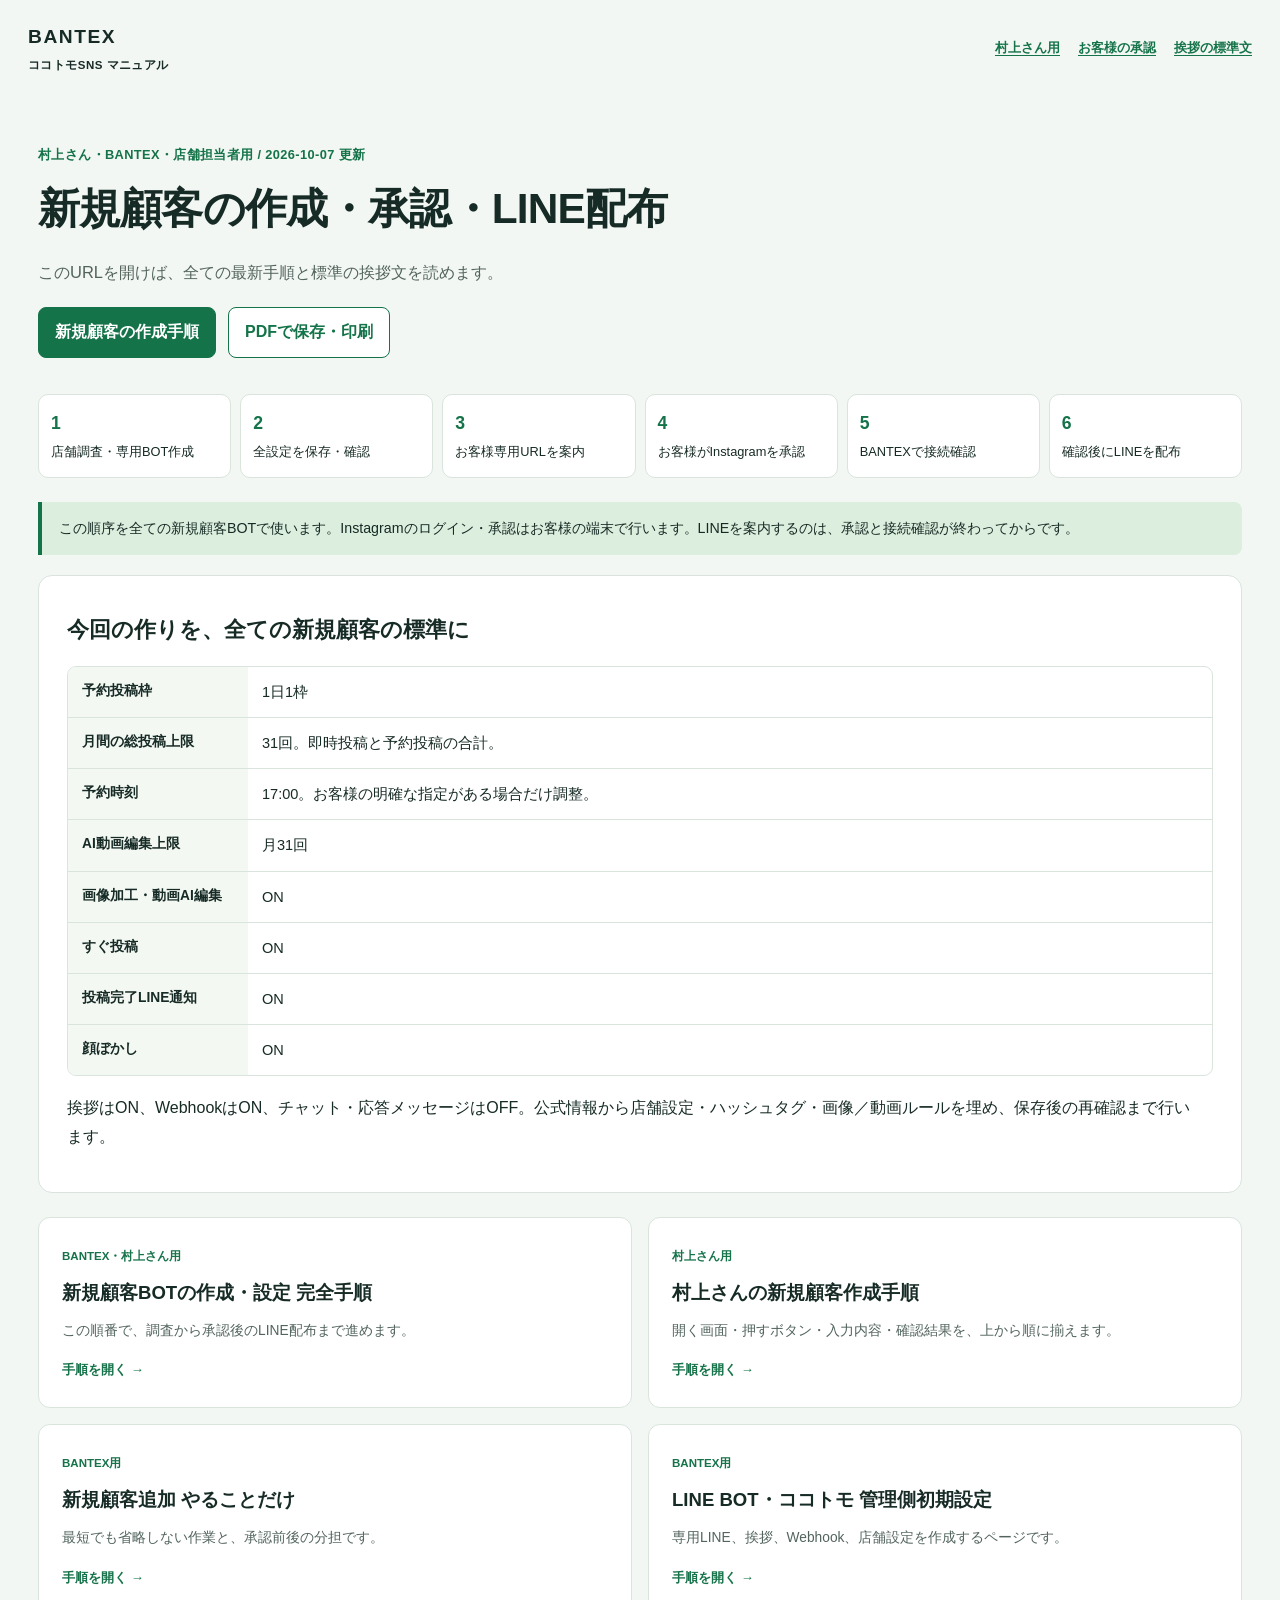
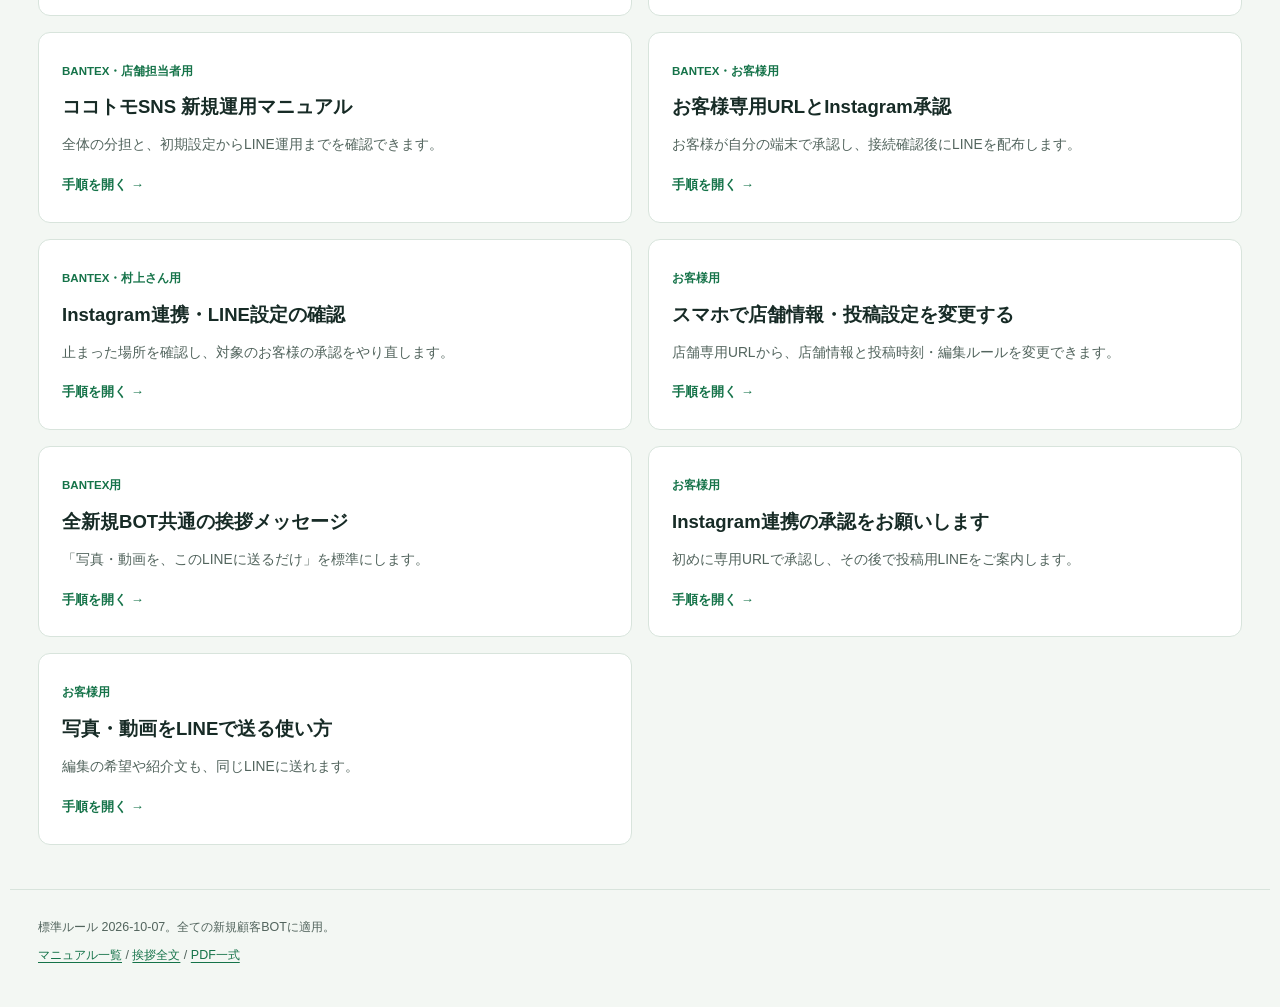
<file: index.html>
<!doctype html><html lang="ja"><head><meta charset="utf-8"><meta name="viewport" content="width=device-width,initial-scale=1"><meta name="robots" content="noindex,nofollow"><title>新規顧客の作成・承認・LINE配布 | ココトモSNS</title><meta name="description" content="このURLを開けば、全ての最新手順と標準の挨拶文を読めます。"><link rel="stylesheet" href="assets/manual/style.css?v=2026-10-07"><script src="assets/manual/manual.js?v=2026-10-07" defer></script></head><body data-version="2026-10-07"><header class="site-head"><a class="brand" href="index.html">BANTEX <span>ココトモSNS マニュアル</span></a><nav><a href="murakami.html">村上さん用</a><a href="customer-approval.html">お客様の承認</a><a href="greeting-message.html">挨拶の標準文</a></nav></header><main class="page"><div class="hero"><p class="eyebrow">村上さん・BANTEX・店舗担当者用 / 2026-10-07 更新</p><h1><span class="keep">新規顧客</span>の作成・承認・<span class="keep">LINE</span>配布</h1><p class="intro">このURLを開けば、全ての最新手順と標準の挨拶文を読めます。</p><div class="hero-actions"><a class="button" href="new-store-onboarding.html">新規顧客の作成手順</a><a class="button secondary" href="downloads/complete.pdf">PDFで保存・印刷</a></div></div><ol class="flow"><li><b>1</b><span>店舗調査・専用BOT作成</span></li><li><b>2</b><span>全設定を保存・確認</span></li><li><b>3</b><span>お客様専用URLを案内</span></li><li><b>4</b><span>お客様が<span class="keep">Instagram</span>を承認</span></li><li><b>5</b><span><span class="keep">BANTEX</span>で接続確認</span></li><li><b>6</b><span>確認後に<span class="keep">LINE</span>を配布</span></li></ol><p class="note">この順序を全ての新規顧客BOTで使います。Instagramのログイン・承認はお客様の端末で行います。LINEを案内するのは、承認と接続確認が終わってからです。</p><section class="manual-section"><h2>今回の作りを、全ての新規顧客の標準に</h2><dl class="field-map"><div><dt>予約投稿枠</dt><dd>1日1枠</dd></div><div><dt>月間の総投稿上限</dt><dd>31回。即時投稿と予約投稿の合計。</dd></div><div><dt>予約時刻</dt><dd>17:00。お客様の明確な指定がある場合だけ調整。</dd></div><div><dt>AI動画編集上限</dt><dd>月31回</dd></div><div><dt>画像加工・動画AI編集</dt><dd>ON</dd></div><div><dt>すぐ投稿</dt><dd>ON</dd></div><div><dt>投稿完了LINE通知</dt><dd>ON</dd></div><div><dt>顔ぼかし</dt><dd>ON</dd></div></dl><p>挨拶はON、WebhookはON、チャット・応答メッセージはOFF。公式情報から店舗設定・ハッシュタグ・画像／動画ルールを埋め、保存後の再確認まで行います。</p></section><div class="cards"><a class="card" href="new-store-onboarding.html"><span>BANTEX・村上さん用</span><h2><span class="keep">新規顧客</span>BOTの作成・設定 完全手順</h2><p>この順番で、調査から承認後のLINE配布まで進めます。</p><b>手順を開く →</b></a><a class="card" href="murakami.html"><span>村上さん用</span><h2><span class="keep">村上さん</span>の<span class="keep">新規顧客</span>作成手順</h2><p>開く画面・押すボタン・入力内容・確認結果を、上から順に揃えます。</p><b>手順を開く →</b></a><a class="card" href="simple-customer-onboarding.html"><span>BANTEX用</span><h2><span class="keep">新規顧客</span>追加 やることだけ</h2><p>最短でも省略しない作業と、承認前後の分担です。</p><b>手順を開く →</b></a><a class="card" href="setup-admin.html"><span>BANTEX用</span><h2><span class="keep">LINE</span> BOT・ココトモ 管理側初期設定</h2><p>専用LINE、挨拶、Webhook、店舗設定を作成するページです。</p><b>手順を開く →</b></a><a class="card" href="operator-full.html"><span>BANTEX・店舗担当者用</span><h2><span class="keep">ココトモSNS</span> 新規運用マニュアル</h2><p>全体の分担と、初期設定からLINE運用までを確認できます。</p><b>手順を開く →</b></a><a class="card" href="instagram-login-onboarding.html"><span>BANTEX・お客様用</span><h2>お客様専用URLと<span class="keep">Instagram</span>承認</h2><p>お客様が自分の端末で承認し、接続確認後にLINEを配布します。</p><b>手順を開く →</b></a><a class="card" href="murakami-instagram-permission-error.html"><span>BANTEX・村上さん用</span><h2><span class="keep">Instagram</span>連携・<span class="keep">LINE</span>設定の確認</h2><p>止まった場所を確認し、対象のお客様の承認をやり直します。</p><b>手順を開く →</b></a><a class="card" href="store-settings-mobile.html"><span>お客様用</span><h2>スマホで店舗情報・投稿設定を変更する</h2><p>店舗専用URLから、店舗情報と投稿時刻・編集ルールを変更できます。</p><b>手順を開く →</b></a><a class="card" href="greeting-message.html"><span>BANTEX用</span><h2>全新規BOT共通の挨拶メッセージ</h2><p>「写真・動画を、このLINEに送るだけ」を標準にします。</p><b>手順を開く →</b></a><a class="card" href="customer-approval.html"><span>お客様用</span><h2><span class="keep">Instagram</span>連携の承認をお願いします</h2><p>初めに専用URLで承認し、その後で投稿用LINEをご案内します。</p><b>手順を開く →</b></a><a class="card" href="customer-line-use.html"><span>お客様用</span><h2>写真・動画を<span class="keep">LINE</span>で送る使い方</h2><p>編集の希望や紹介文も、同じLINEに送れます。</p><b>手順を開く →</b></a></div></main><footer><p>標準ルール 2026-10-07。全ての新規顧客BOTに適用。</p><p><a href="index.html">マニュアル一覧</a> / <a href="greeting-message.html">挨拶全文</a> / <a href="downloads/complete.pdf">PDF一式</a></p></footer></body></html>
</file>
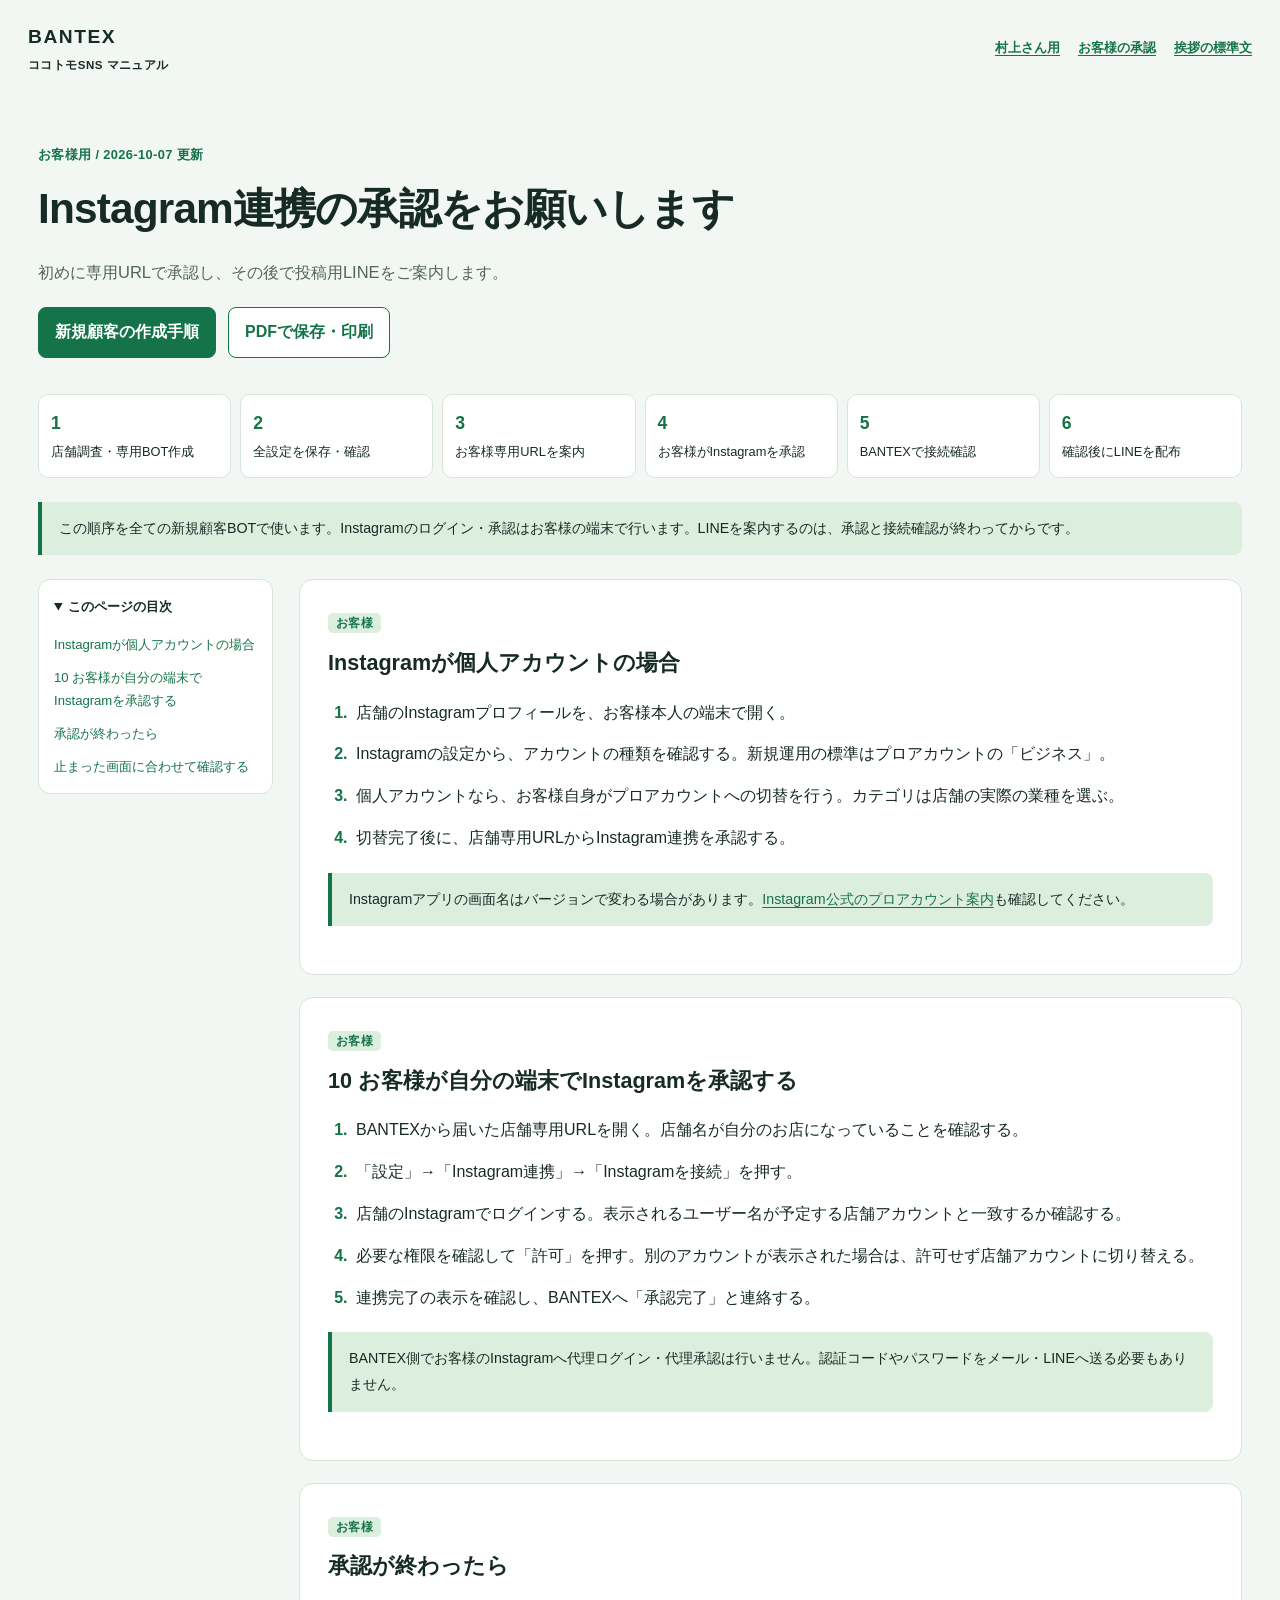
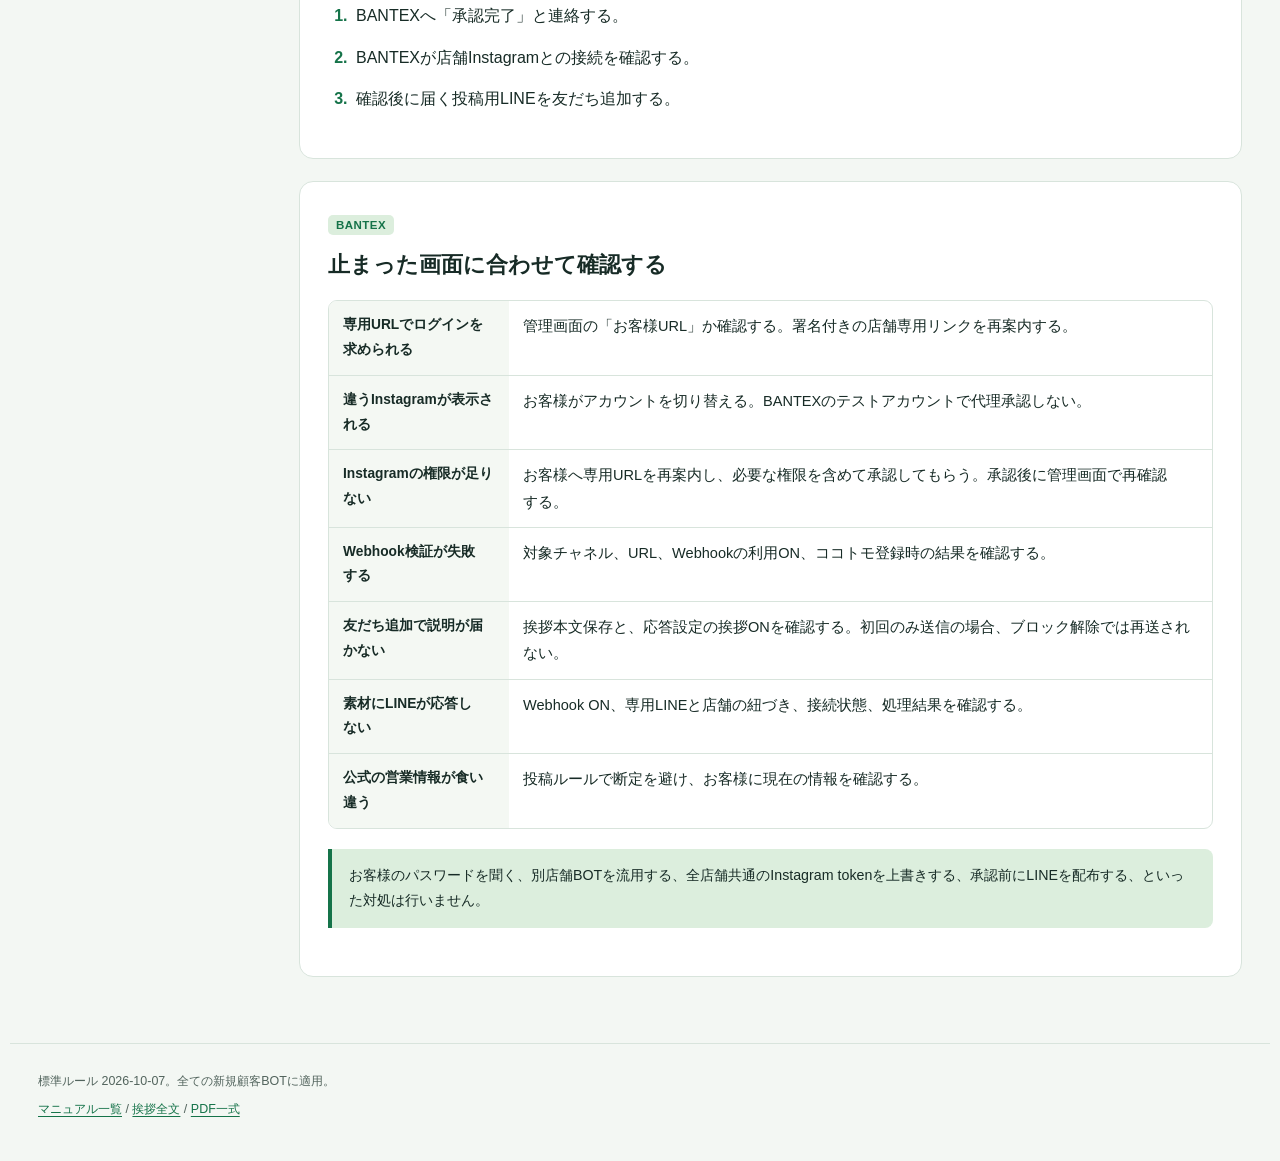
<file: customer-approval.html>
<!doctype html><html lang="ja"><head><meta charset="utf-8"><meta name="viewport" content="width=device-width,initial-scale=1"><meta name="robots" content="noindex,nofollow"><title>Instagram連携の承認をお願いします | ココトモSNS</title><meta name="description" content="初めに専用URLで承認し、その後で投稿用LINEをご案内します。"><link rel="stylesheet" href="assets/manual/style.css?v=2026-10-07"><script src="assets/manual/manual.js?v=2026-10-07" defer></script></head><body data-version="2026-10-07"><header class="site-head"><a class="brand" href="index.html">BANTEX <span>ココトモSNS マニュアル</span></a><nav><a href="murakami.html">村上さん用</a><a href="customer-approval.html">お客様の承認</a><a href="greeting-message.html">挨拶の標準文</a></nav></header><main class="page"><div class="hero"><p class="eyebrow">お客様用 / 2026-10-07 更新</p><h1><span class="keep">Instagram</span>連携の承認をお願いします</h1><p class="intro">初めに専用URLで承認し、その後で投稿用LINEをご案内します。</p><div class="hero-actions"><a class="button" href="new-store-onboarding.html">新規顧客の作成手順</a><a class="button secondary" href="downloads/customer.pdf">PDFで保存・印刷</a></div></div><ol class="flow"><li><b>1</b><span>店舗調査・専用BOT作成</span></li><li><b>2</b><span>全設定を保存・確認</span></li><li><b>3</b><span>お客様専用URLを案内</span></li><li><b>4</b><span>お客様が<span class="keep">Instagram</span>を承認</span></li><li><b>5</b><span><span class="keep">BANTEX</span>で接続確認</span></li><li><b>6</b><span>確認後に<span class="keep">LINE</span>を配布</span></li></ol><p class="note">この順序を全ての新規顧客BOTで使います。Instagramのログイン・承認はお客様の端末で行います。LINEを案内するのは、承認と接続確認が終わってからです。</p><div class="manual-layout"><aside class="toc"><details open><summary>このページの目次</summary><nav><a href="#professional"><span class="keep">Instagram</span>が個人アカウントの場合</a><a href="#customer-approval">10 お客様が自分の端末で<span class="keep">Instagram</span>を承認する</a><a href="#after">承認が終わったら</a><a href="#errors">止まった画面に合わせて確認する</a></nav></details></aside><article><section id="professional" class="manual-section"><header><span class="role">お客様</span><h2><span class="keep">Instagram</span>が個人アカウントの場合</h2></header><ol class="actions"><li>店舗のInstagramプロフィールを、お客様本人の端末で開く。</li><li>Instagramの設定から、アカウントの種類を確認する。新規運用の標準はプロアカウントの「ビジネス」。</li><li>個人アカウントなら、お客様自身がプロアカウントへの切替を行う。カテゴリは店舗の実際の業種を選ぶ。</li><li>切替完了後に、店舗専用URLからInstagram連携を承認する。</li></ol><p class="note">Instagramアプリの画面名はバージョンで変わる場合があります。<a href="https://www.facebook.com/help/instagram/257516379077270" target="_blank" rel="noopener">Instagram公式のプロアカウント案内</a>も確認してください。</p></section><section id="customer-approval" class="manual-section"><header><span class="role">お客様</span><h2>10 お客様が自分の端末で<span class="keep">Instagram</span>を承認する</h2></header><ol class="actions"><li>BANTEXから届いた店舗専用URLを開く。店舗名が自分のお店になっていることを確認する。</li><li>「設定」→「Instagram連携」→「Instagramを接続」を押す。</li><li>店舗のInstagramでログインする。表示されるユーザー名が予定する店舗アカウントと一致するか確認する。</li><li>必要な権限を確認して「許可」を押す。別のアカウントが表示された場合は、許可せず店舗アカウントに切り替える。</li><li>連携完了の表示を確認し、BANTEXへ「承認完了」と連絡する。</li></ol><p class="note">BANTEX側でお客様のInstagramへ代理ログイン・代理承認は行いません。認証コードやパスワードをメール・LINEへ送る必要もありません。</p></section><section id="after" class="manual-section"><header><span class="role">お客様</span><h2>承認が終わったら</h2></header><ol class="actions"><li>BANTEXへ「承認完了」と連絡する。</li><li>BANTEXが店舗Instagramとの接続を確認する。</li><li>確認後に届く投稿用LINEを友だち追加する。</li></ol></section><section id="errors" class="manual-section"><header><span class="role">BANTEX</span><h2>止まった画面に合わせて確認する</h2></header><dl class="field-map"><div><dt>専用URLでログインを求められる</dt><dd>管理画面の「お客様URL」か確認する。署名付きの店舗専用リンクを再案内する。</dd></div><div><dt>違うInstagramが表示される</dt><dd>お客様がアカウントを切り替える。BANTEXのテストアカウントで代理承認しない。</dd></div><div><dt>Instagramの権限が足りない</dt><dd>お客様へ専用URLを再案内し、必要な権限を含めて承認してもらう。承認後に管理画面で再確認する。</dd></div><div><dt>Webhook検証が失敗する</dt><dd>対象チャネル、URL、Webhookの利用ON、ココトモ登録時の結果を確認する。</dd></div><div><dt>友だち追加で説明が届かない</dt><dd>挨拶本文保存と、応答設定の挨拶ONを確認する。初回のみ送信の場合、ブロック解除では再送されない。</dd></div><div><dt>素材にLINEが応答しない</dt><dd>Webhook ON、専用LINEと店舗の紐づき、接続状態、処理結果を確認する。</dd></div><div><dt>公式の営業情報が食い違う</dt><dd>投稿ルールで断定を避け、お客様に現在の情報を確認する。</dd></div></dl><p class="note">お客様のパスワードを聞く、別店舗BOTを流用する、全店舗共通のInstagram tokenを上書きする、承認前にLINEを配布する、といった対処は行いません。</p></section></article></div></main><footer><p>標準ルール 2026-10-07。全ての新規顧客BOTに適用。</p><p><a href="index.html">マニュアル一覧</a> / <a href="greeting-message.html">挨拶全文</a> / <a href="downloads/complete.pdf">PDF一式</a></p></footer></body></html>
</file>
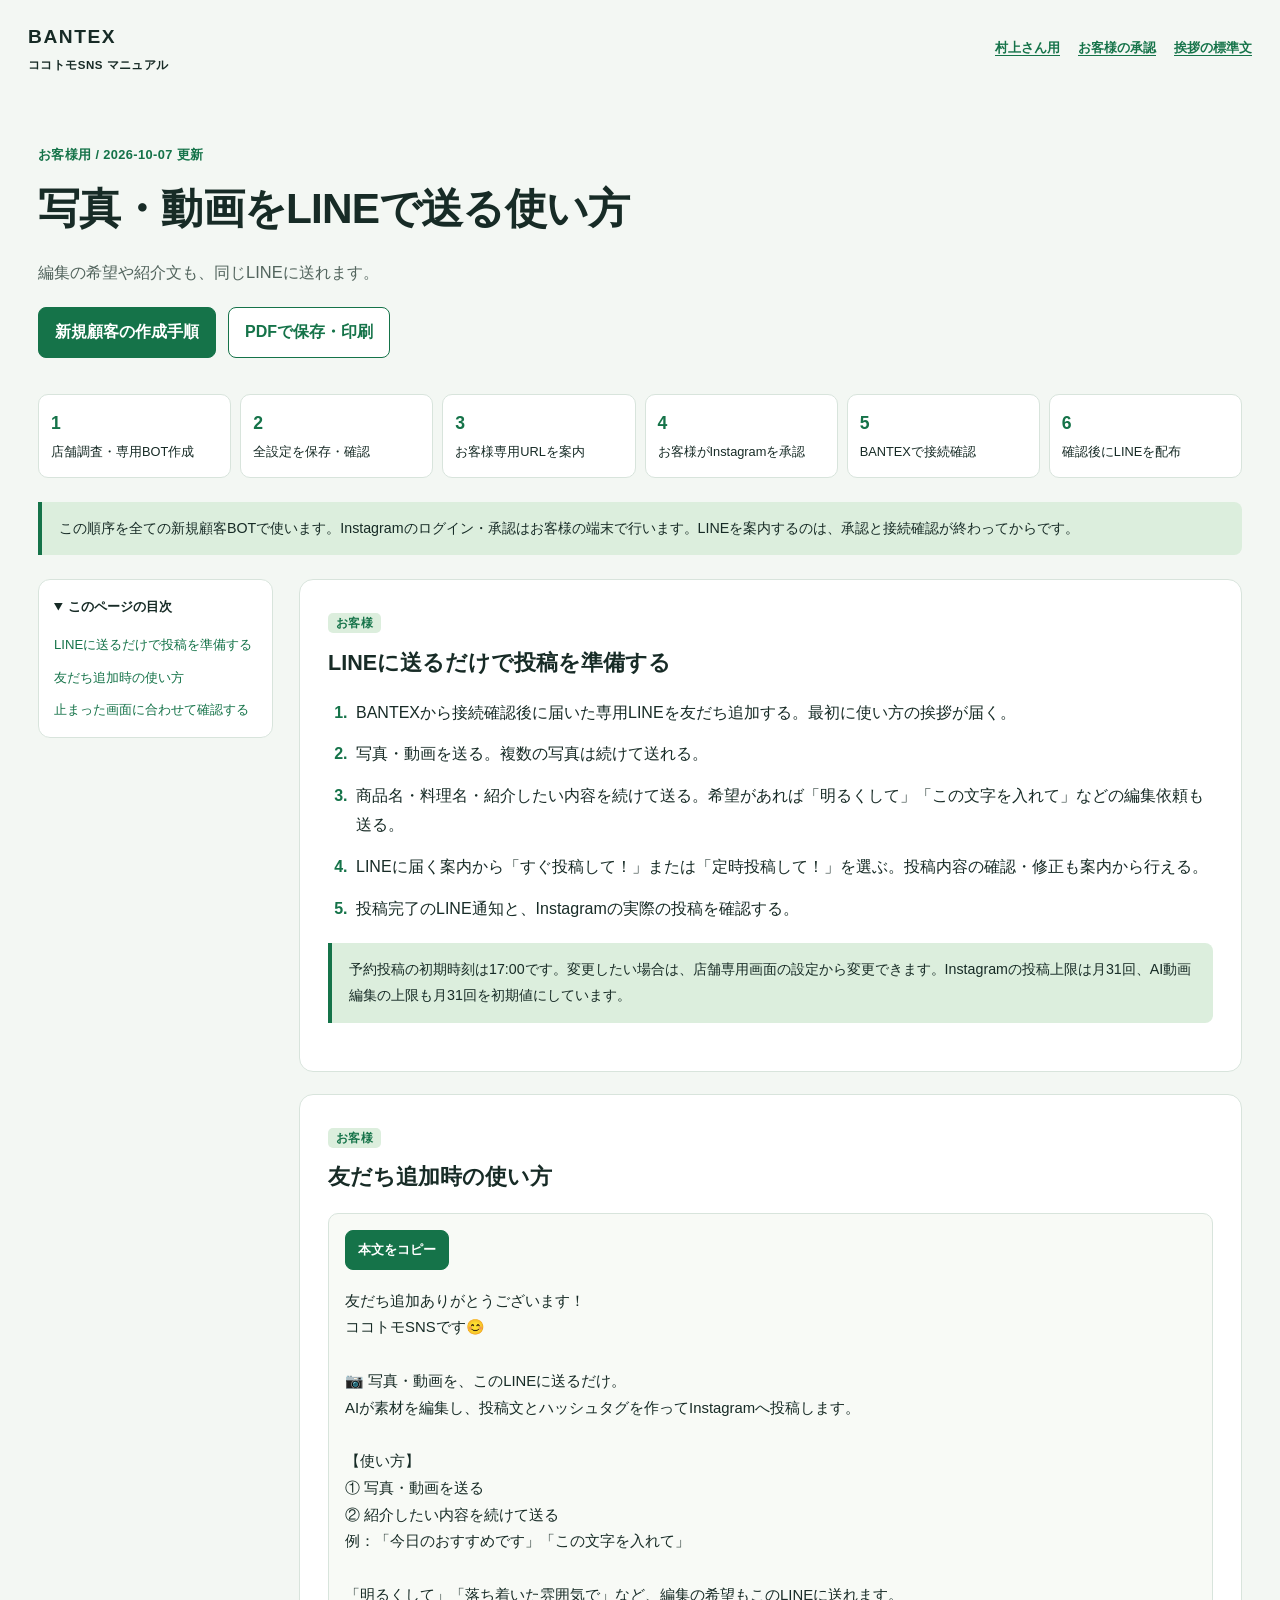
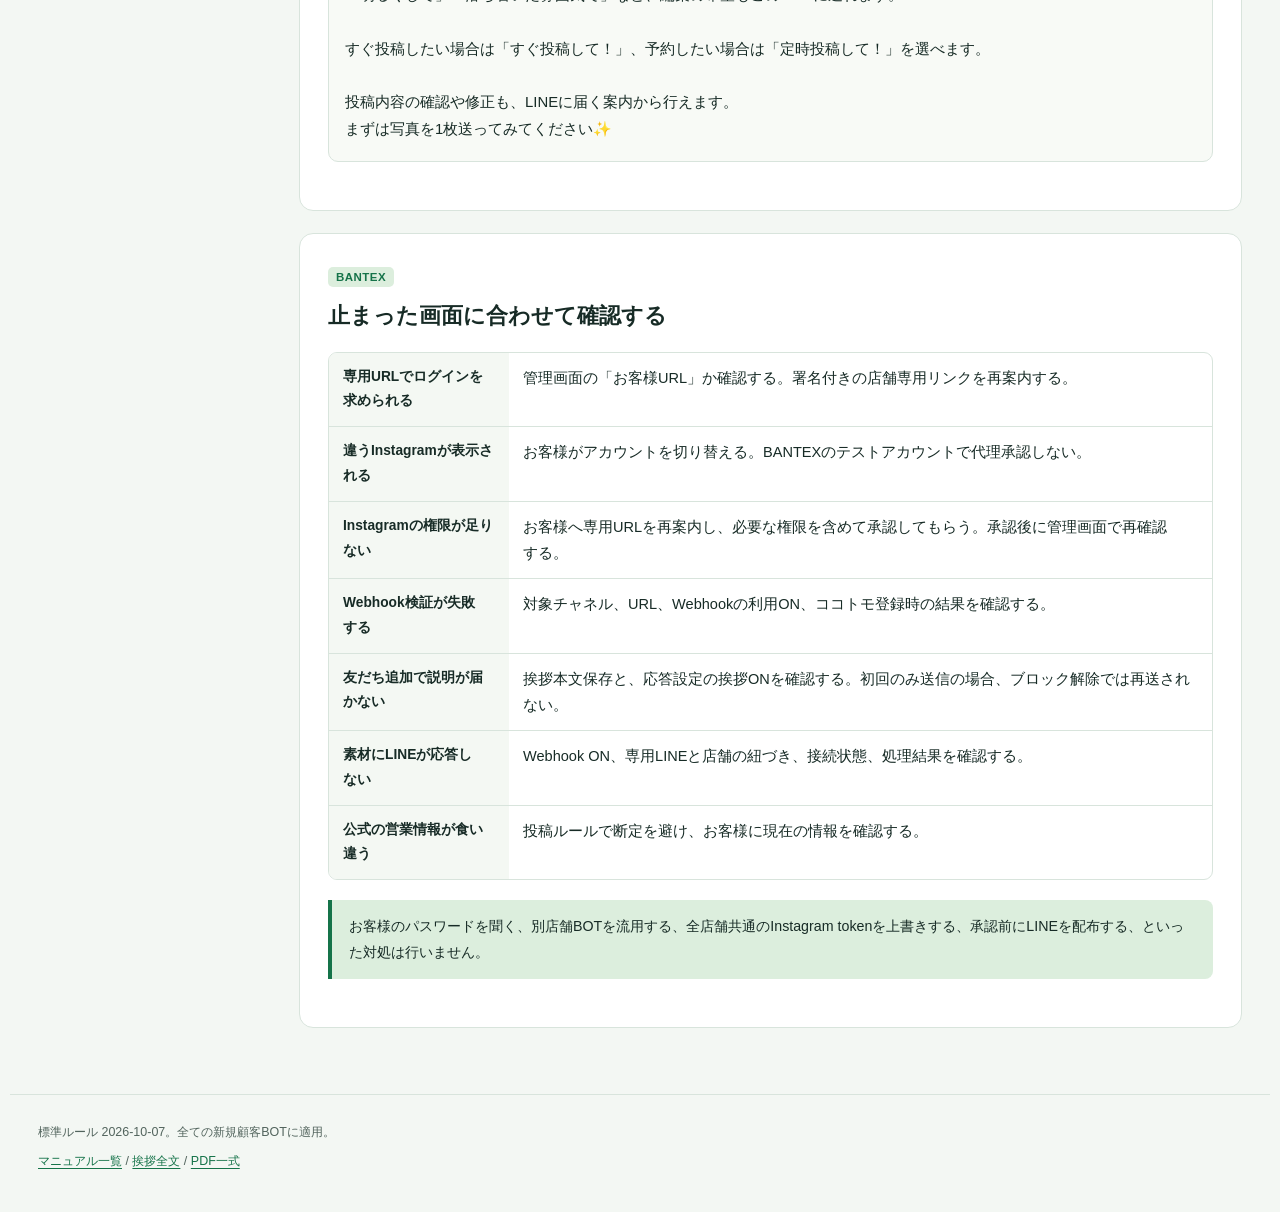
<file: customer-line-use.html>
<!doctype html><html lang="ja"><head><meta charset="utf-8"><meta name="viewport" content="width=device-width,initial-scale=1"><meta name="robots" content="noindex,nofollow"><title>写真・動画をLINEで送る使い方 | ココトモSNS</title><meta name="description" content="編集の希望や紹介文も、同じLINEに送れます。"><link rel="stylesheet" href="assets/manual/style.css?v=2026-10-07"><script src="assets/manual/manual.js?v=2026-10-07" defer></script></head><body data-version="2026-10-07"><header class="site-head"><a class="brand" href="index.html">BANTEX <span>ココトモSNS マニュアル</span></a><nav><a href="murakami.html">村上さん用</a><a href="customer-approval.html">お客様の承認</a><a href="greeting-message.html">挨拶の標準文</a></nav></header><main class="page"><div class="hero"><p class="eyebrow">お客様用 / 2026-10-07 更新</p><h1>写真・動画を<span class="keep">LINE</span>で送る使い方</h1><p class="intro">編集の希望や紹介文も、同じLINEに送れます。</p><div class="hero-actions"><a class="button" href="new-store-onboarding.html">新規顧客の作成手順</a><a class="button secondary" href="downloads/customer.pdf">PDFで保存・印刷</a></div></div><ol class="flow"><li><b>1</b><span>店舗調査・専用BOT作成</span></li><li><b>2</b><span>全設定を保存・確認</span></li><li><b>3</b><span>お客様専用URLを案内</span></li><li><b>4</b><span>お客様が<span class="keep">Instagram</span>を承認</span></li><li><b>5</b><span><span class="keep">BANTEX</span>で接続確認</span></li><li><b>6</b><span>確認後に<span class="keep">LINE</span>を配布</span></li></ol><p class="note">この順序を全ての新規顧客BOTで使います。Instagramのログイン・承認はお客様の端末で行います。LINEを案内するのは、承認と接続確認が終わってからです。</p><div class="manual-layout"><aside class="toc"><details open><summary>このページの目次</summary><nav><a href="#use"><span class="keep">LINE</span>に送るだけで投稿を準備する</a><a href="#hello">友だち追加時の使い方</a><a href="#errors">止まった画面に合わせて確認する</a></nav></details></aside><article><section id="use" class="manual-section"><header><span class="role">お客様</span><h2><span class="keep">LINE</span>に送るだけで投稿を準備する</h2></header><ol class="actions"><li>BANTEXから接続確認後に届いた専用LINEを友だち追加する。最初に使い方の挨拶が届く。</li><li>写真・動画を送る。複数の写真は続けて送れる。</li><li>商品名・料理名・紹介したい内容を続けて送る。希望があれば「明るくして」「この文字を入れて」などの編集依頼も送る。</li><li>LINEに届く案内から「すぐ投稿して！」または「定時投稿して！」を選ぶ。投稿内容の確認・修正も案内から行える。</li><li>投稿完了のLINE通知と、Instagramの実際の投稿を確認する。</li></ol><p class="note">予約投稿の初期時刻は17:00です。変更したい場合は、店舗専用画面の設定から変更できます。Instagramの投稿上限は月31回、AI動画編集の上限も月31回を初期値にしています。</p></section><section id="hello" class="manual-section"><header><span class="role">お客様</span><h2>友だち追加時の使い方</h2></header><div class="copy-box"><button type="button" class="copy-button">本文をコピー</button><pre>友だち追加ありがとうございます！
ココトモSNSです😊

📷 写真・動画を、このLINEに送るだけ。
AIが素材を編集し、投稿文とハッシュタグを作ってInstagramへ投稿します。

【使い方】
① 写真・動画を送る
② 紹介したい内容を続けて送る
例：「今日のおすすめです」「この文字を入れて」

「明るくして」「落ち着いた雰囲気で」など、編集の希望もこのLINEに送れます。

すぐ投稿したい場合は「すぐ投稿して！」、予約したい場合は「定時投稿して！」を選べます。

投稿内容の確認や修正も、LINEに届く案内から行えます。
まずは写真を1枚送ってみてください✨</pre><span class="copy-status" aria-live="polite"></span></div></section><section id="errors" class="manual-section"><header><span class="role">BANTEX</span><h2>止まった画面に合わせて確認する</h2></header><dl class="field-map"><div><dt>専用URLでログインを求められる</dt><dd>管理画面の「お客様URL」か確認する。署名付きの店舗専用リンクを再案内する。</dd></div><div><dt>違うInstagramが表示される</dt><dd>お客様がアカウントを切り替える。BANTEXのテストアカウントで代理承認しない。</dd></div><div><dt>Instagramの権限が足りない</dt><dd>お客様へ専用URLを再案内し、必要な権限を含めて承認してもらう。承認後に管理画面で再確認する。</dd></div><div><dt>Webhook検証が失敗する</dt><dd>対象チャネル、URL、Webhookの利用ON、ココトモ登録時の結果を確認する。</dd></div><div><dt>友だち追加で説明が届かない</dt><dd>挨拶本文保存と、応答設定の挨拶ONを確認する。初回のみ送信の場合、ブロック解除では再送されない。</dd></div><div><dt>素材にLINEが応答しない</dt><dd>Webhook ON、専用LINEと店舗の紐づき、接続状態、処理結果を確認する。</dd></div><div><dt>公式の営業情報が食い違う</dt><dd>投稿ルールで断定を避け、お客様に現在の情報を確認する。</dd></div></dl><p class="note">お客様のパスワードを聞く、別店舗BOTを流用する、全店舗共通のInstagram tokenを上書きする、承認前にLINEを配布する、といった対処は行いません。</p></section></article></div></main><footer><p>標準ルール 2026-10-07。全ての新規顧客BOTに適用。</p><p><a href="index.html">マニュアル一覧</a> / <a href="greeting-message.html">挨拶全文</a> / <a href="downloads/complete.pdf">PDF一式</a></p></footer></body></html>
</file>
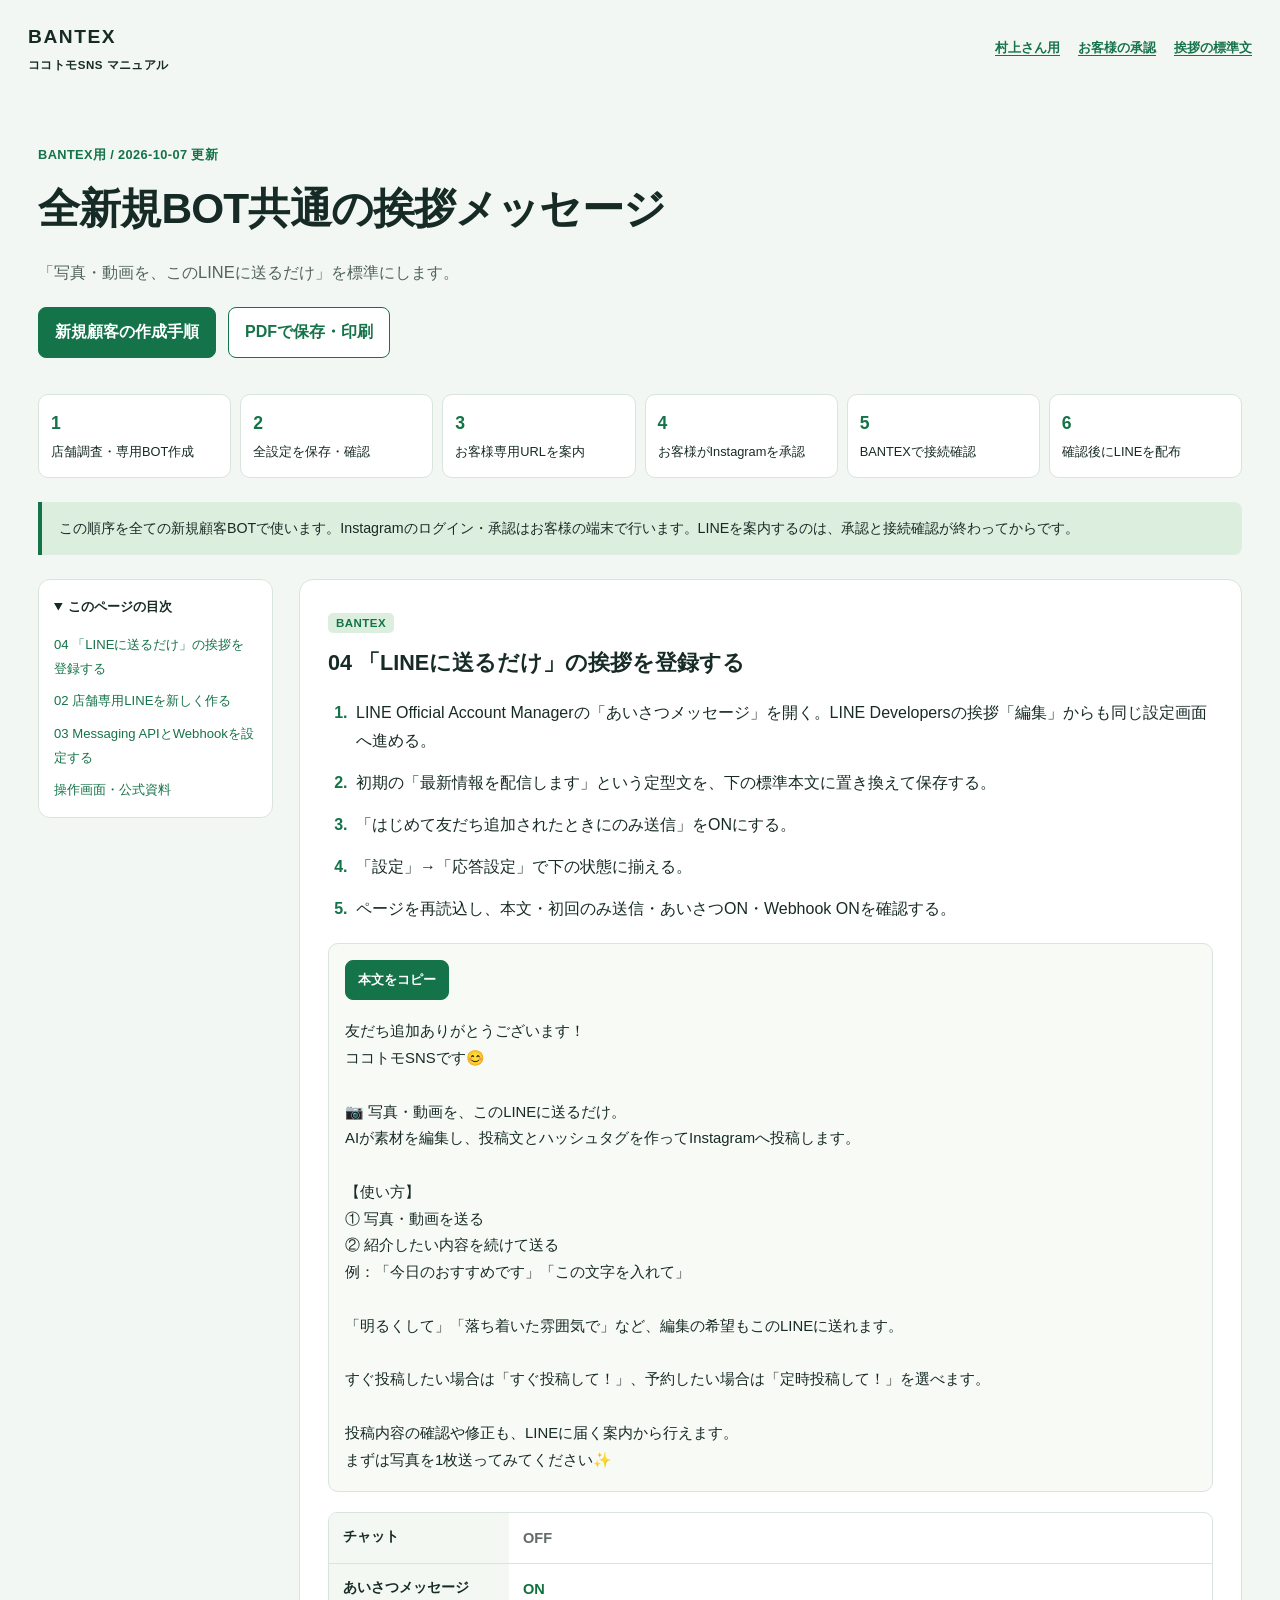
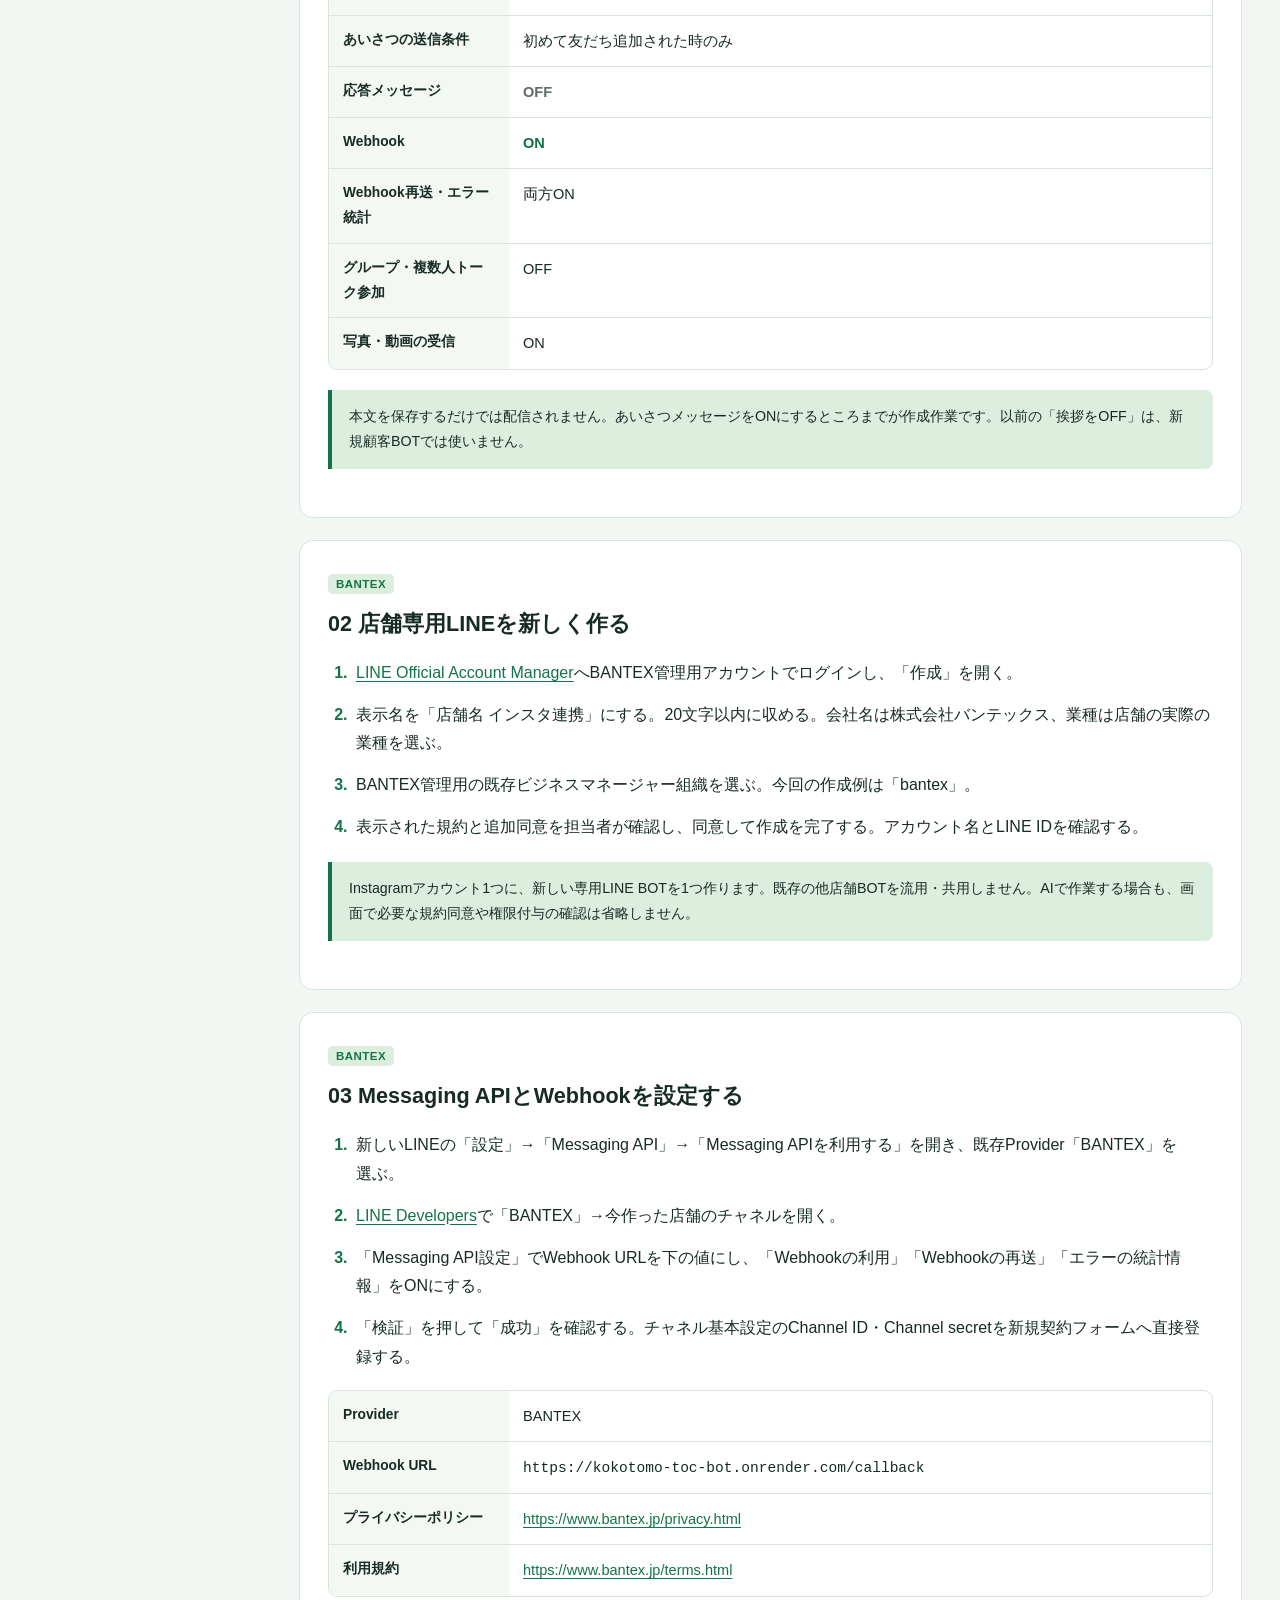
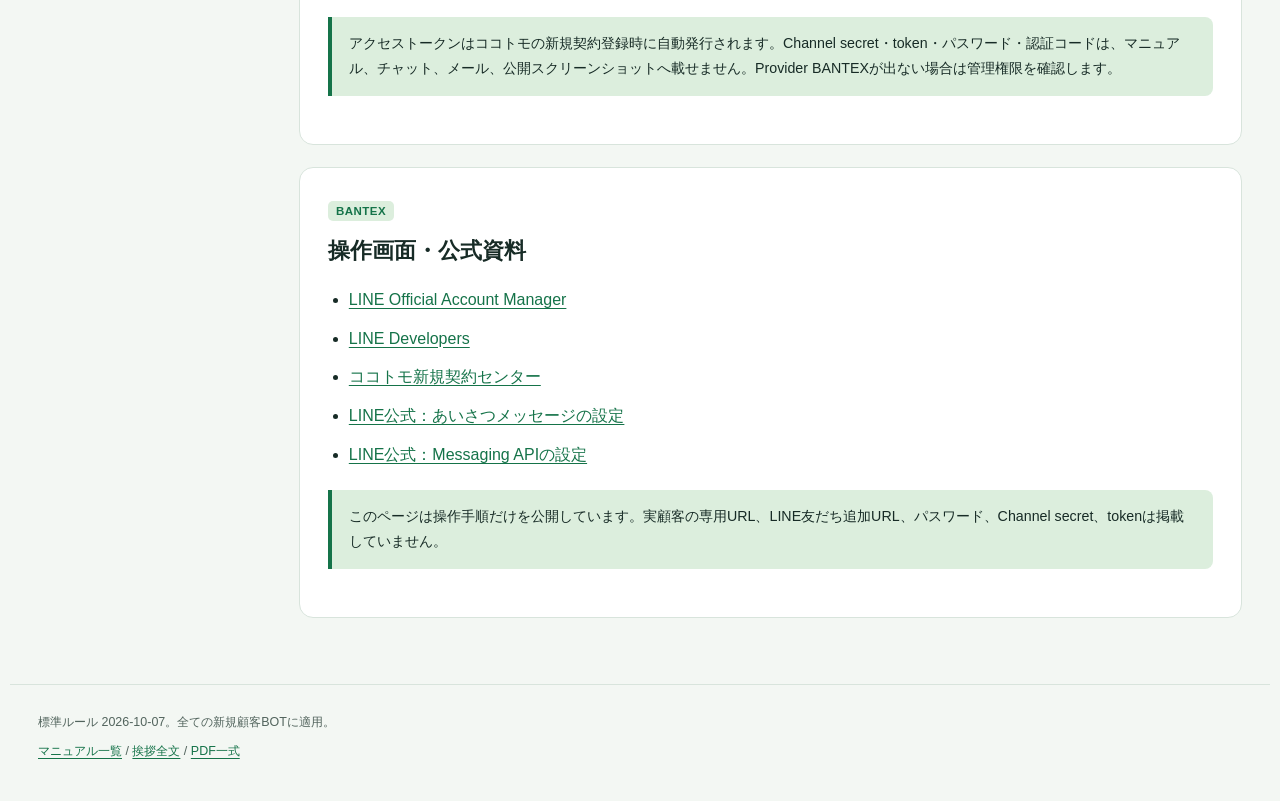
<file: greeting-message.html>
<!doctype html><html lang="ja"><head><meta charset="utf-8"><meta name="viewport" content="width=device-width,initial-scale=1"><meta name="robots" content="noindex,nofollow"><title>全新規BOT共通の挨拶メッセージ | ココトモSNS</title><meta name="description" content="「写真・動画を、このLINEに送るだけ」を標準にします。"><link rel="stylesheet" href="assets/manual/style.css?v=2026-10-07"><script src="assets/manual/manual.js?v=2026-10-07" defer></script></head><body data-version="2026-10-07"><header class="site-head"><a class="brand" href="index.html">BANTEX <span>ココトモSNS マニュアル</span></a><nav><a href="murakami.html">村上さん用</a><a href="customer-approval.html">お客様の承認</a><a href="greeting-message.html">挨拶の標準文</a></nav></header><main class="page"><div class="hero"><p class="eyebrow">BANTEX用 / 2026-10-07 更新</p><h1>全新規BOT共通の挨拶メッセージ</h1><p class="intro">「写真・動画を、このLINEに送るだけ」を標準にします。</p><div class="hero-actions"><a class="button" href="new-store-onboarding.html">新規顧客の作成手順</a><a class="button secondary" href="downloads/admin.pdf">PDFで保存・印刷</a></div></div><ol class="flow"><li><b>1</b><span>店舗調査・専用BOT作成</span></li><li><b>2</b><span>全設定を保存・確認</span></li><li><b>3</b><span>お客様専用URLを案内</span></li><li><b>4</b><span>お客様が<span class="keep">Instagram</span>を承認</span></li><li><b>5</b><span><span class="keep">BANTEX</span>で接続確認</span></li><li><b>6</b><span>確認後に<span class="keep">LINE</span>を配布</span></li></ol><p class="note">この順序を全ての新規顧客BOTで使います。Instagramのログイン・承認はお客様の端末で行います。LINEを案内するのは、承認と接続確認が終わってからです。</p><div class="manual-layout"><aside class="toc"><details open><summary>このページの目次</summary><nav><a href="#greeting">04 「<span class="keep">LINE</span>に送るだけ」の挨拶を登録する</a><a href="#line-create">02 店舗専用<span class="keep">LINE</span>を新しく作る</a><a href="#line-api">03 <span class="keep">Messaging API</span>とWebhookを設定する</a><a href="#sources">操作画面・公式資料</a></nav></details></aside><article><section id="greeting" class="manual-section"><header><span class="role">BANTEX</span><h2>04 「<span class="keep">LINE</span>に送るだけ」の挨拶を登録する</h2></header><ol class="actions"><li>LINE Official Account Managerの「あいさつメッセージ」を開く。LINE Developersの挨拶「編集」からも同じ設定画面へ進める。</li><li>初期の「最新情報を配信します」という定型文を、下の標準本文に置き換えて保存する。</li><li>「はじめて友だち追加されたときにのみ送信」をONにする。</li><li>「設定」→「応答設定」で下の状態に揃える。</li><li>ページを再読込し、本文・初回のみ送信・あいさつON・Webhook ONを確認する。</li></ol><div class="copy-box"><button type="button" class="copy-button">本文をコピー</button><pre>友だち追加ありがとうございます！
ココトモSNSです😊

📷 写真・動画を、このLINEに送るだけ。
AIが素材を編集し、投稿文とハッシュタグを作ってInstagramへ投稿します。

【使い方】
① 写真・動画を送る
② 紹介したい内容を続けて送る
例：「今日のおすすめです」「この文字を入れて」

「明るくして」「落ち着いた雰囲気で」など、編集の希望もこのLINEに送れます。

すぐ投稿したい場合は「すぐ投稿して！」、予約したい場合は「定時投稿して！」を選べます。

投稿内容の確認や修正も、LINEに届く案内から行えます。
まずは写真を1枚送ってみてください✨</pre><span class="copy-status" aria-live="polite"></span></div><dl class="field-map"><div><dt>チャット</dt><dd><strong class="off">OFF</strong></dd></div><div><dt>あいさつメッセージ</dt><dd><strong class="on">ON</strong></dd></div><div><dt>あいさつの送信条件</dt><dd>初めて友だち追加された時のみ</dd></div><div><dt>応答メッセージ</dt><dd><strong class="off">OFF</strong></dd></div><div><dt>Webhook</dt><dd><strong class="on">ON</strong></dd></div><div><dt>Webhook再送・エラー統計</dt><dd>両方ON</dd></div><div><dt>グループ・複数人トーク参加</dt><dd>OFF</dd></div><div><dt>写真・動画の受信</dt><dd>ON</dd></div></dl><p class="note">本文を保存するだけでは配信されません。あいさつメッセージをONにするところまでが作成作業です。以前の「挨拶をOFF」は、新規顧客BOTでは使いません。</p></section><section id="line-create" class="manual-section"><header><span class="role">BANTEX</span><h2>02 店舗専用<span class="keep">LINE</span>を新しく作る</h2></header><ol class="actions"><li><a href="https://manager.line.biz/" target="_blank" rel="noopener">LINE Official Account Manager</a>へBANTEX管理用アカウントでログインし、「作成」を開く。</li><li>表示名を「店舗名 インスタ連携」にする。20文字以内に収める。会社名は株式会社バンテックス、業種は店舗の実際の業種を選ぶ。</li><li>BANTEX管理用の既存ビジネスマネージャー組織を選ぶ。今回の作成例は「bantex」。</li><li>表示された規約と追加同意を担当者が確認し、同意して作成を完了する。アカウント名とLINE IDを確認する。</li></ol><p class="note">Instagramアカウント1つに、新しい専用LINE BOTを1つ作ります。既存の他店舗BOTを流用・共用しません。AIで作業する場合も、画面で必要な規約同意や権限付与の確認は省略しません。</p></section><section id="line-api" class="manual-section"><header><span class="role">BANTEX</span><h2>03 <span class="keep">Messaging API</span>とWebhookを設定する</h2></header><ol class="actions"><li>新しいLINEの「設定」→「Messaging API」→「Messaging APIを利用する」を開き、既存Provider「BANTEX」を選ぶ。</li><li><a href="https://developers.line.biz/console/" target="_blank" rel="noopener">LINE Developers</a>で「BANTEX」→今作った店舗のチャネルを開く。</li><li>「Messaging API設定」でWebhook URLを下の値にし、「Webhookの利用」「Webhookの再送」「エラーの統計情報」をONにする。</li><li>「検証」を押して「成功」を確認する。チャネル基本設定のChannel ID・Channel secretを新規契約フォームへ直接登録する。</li></ol><dl class="field-map"><div><dt>Provider</dt><dd>BANTEX</dd></div><div><dt>Webhook URL</dt><dd><code class="technical">https://kokotomo-toc-bot.onrender.com/callback</code></dd></div><div><dt>プライバシーポリシー</dt><dd><a class="technical" href="https://www.bantex.jp/privacy.html">https://www.bantex.jp/privacy.html</a></dd></div><div><dt>利用規約</dt><dd><a class="technical" href="https://www.bantex.jp/terms.html">https://www.bantex.jp/terms.html</a></dd></div></dl><p class="note">アクセストークンはココトモの新規契約登録時に自動発行されます。Channel secret・token・パスワード・認証コードは、マニュアル、チャット、メール、公開スクリーンショットへ載せません。Provider BANTEXが出ない場合は管理権限を確認します。</p></section><section id="sources" class="manual-section"><header><span class="role">BANTEX</span><h2>操作画面・公式資料</h2></header><ul class="links"><li><a href="https://manager.line.biz/" target="_blank" rel="noopener">LINE Official Account Manager</a></li><li><a href="https://developers.line.biz/console/" target="_blank" rel="noopener">LINE Developers</a></li><li><a href="https://kokotomo-sns.bantex.jp/sns-admin/onboarding" target="_blank" rel="noopener">ココトモ新規契約センター</a></li><li><a href="https://www.lycbiz.com/jp/manual/OfficialAccountManager/greeting-message/" target="_blank" rel="noopener">LINE公式：あいさつメッセージの設定</a></li><li><a href="https://developers.line.biz/ja/docs/messaging-api/building-bot/" target="_blank" rel="noopener">LINE公式：Messaging APIの設定</a></li></ul><p class="note">このページは操作手順だけを公開しています。実顧客の専用URL、LINE友だち追加URL、パスワード、Channel secret、tokenは掲載していません。</p></section></article></div></main><footer><p>標準ルール 2026-10-07。全ての新規顧客BOTに適用。</p><p><a href="index.html">マニュアル一覧</a> / <a href="greeting-message.html">挨拶全文</a> / <a href="downloads/complete.pdf">PDF一式</a></p></footer></body></html>
</file>
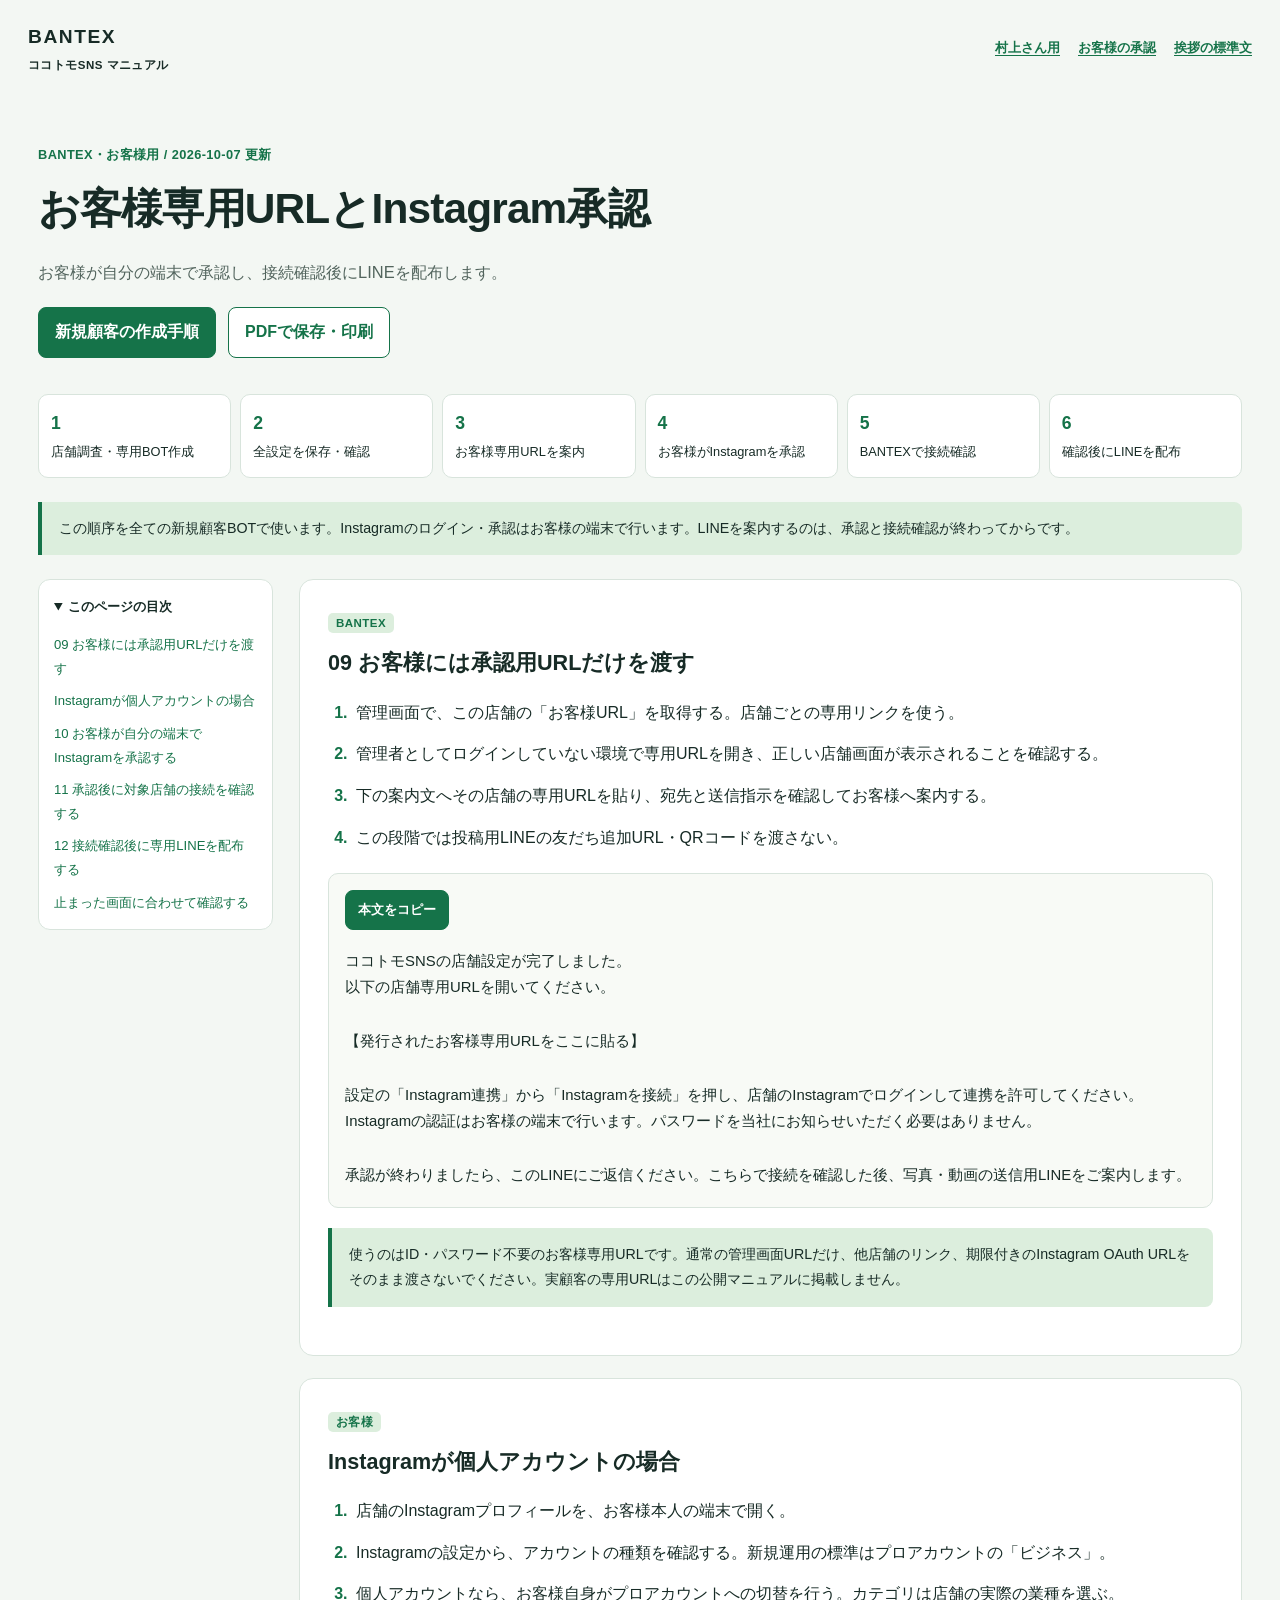
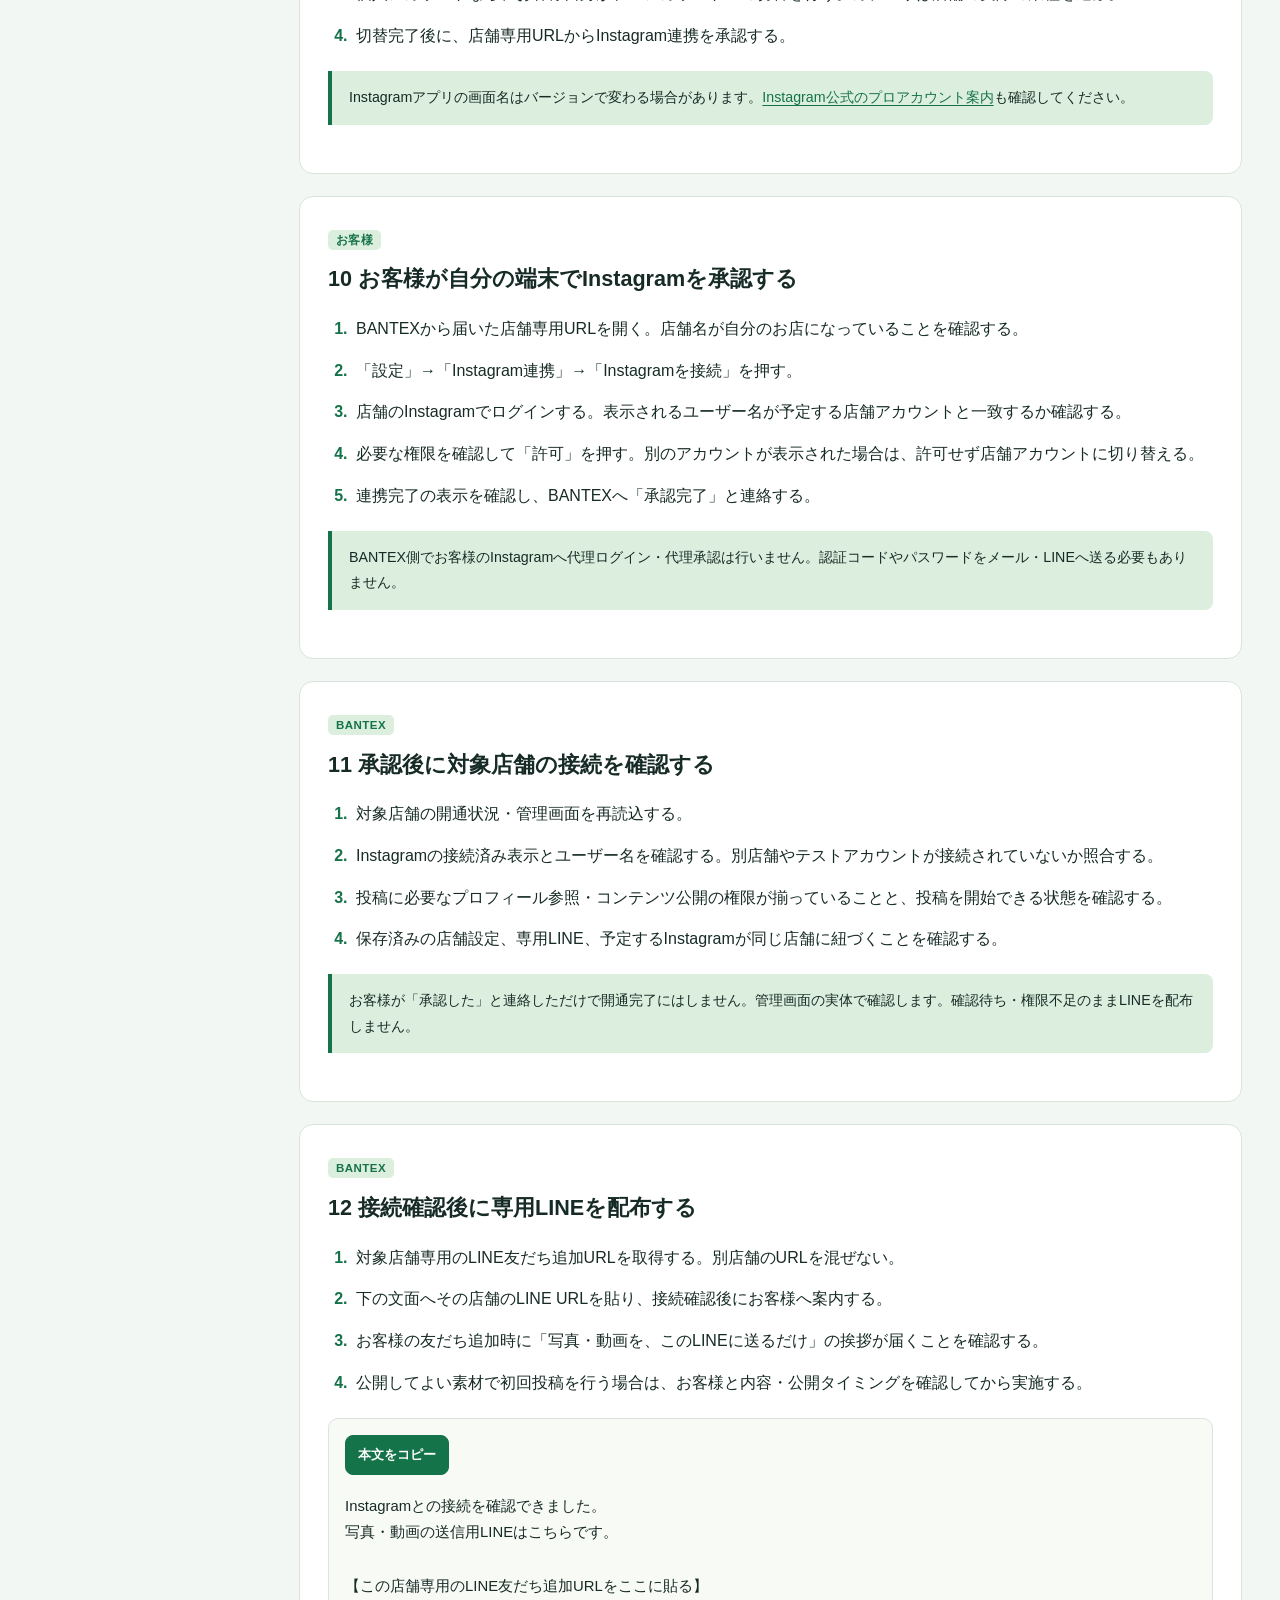
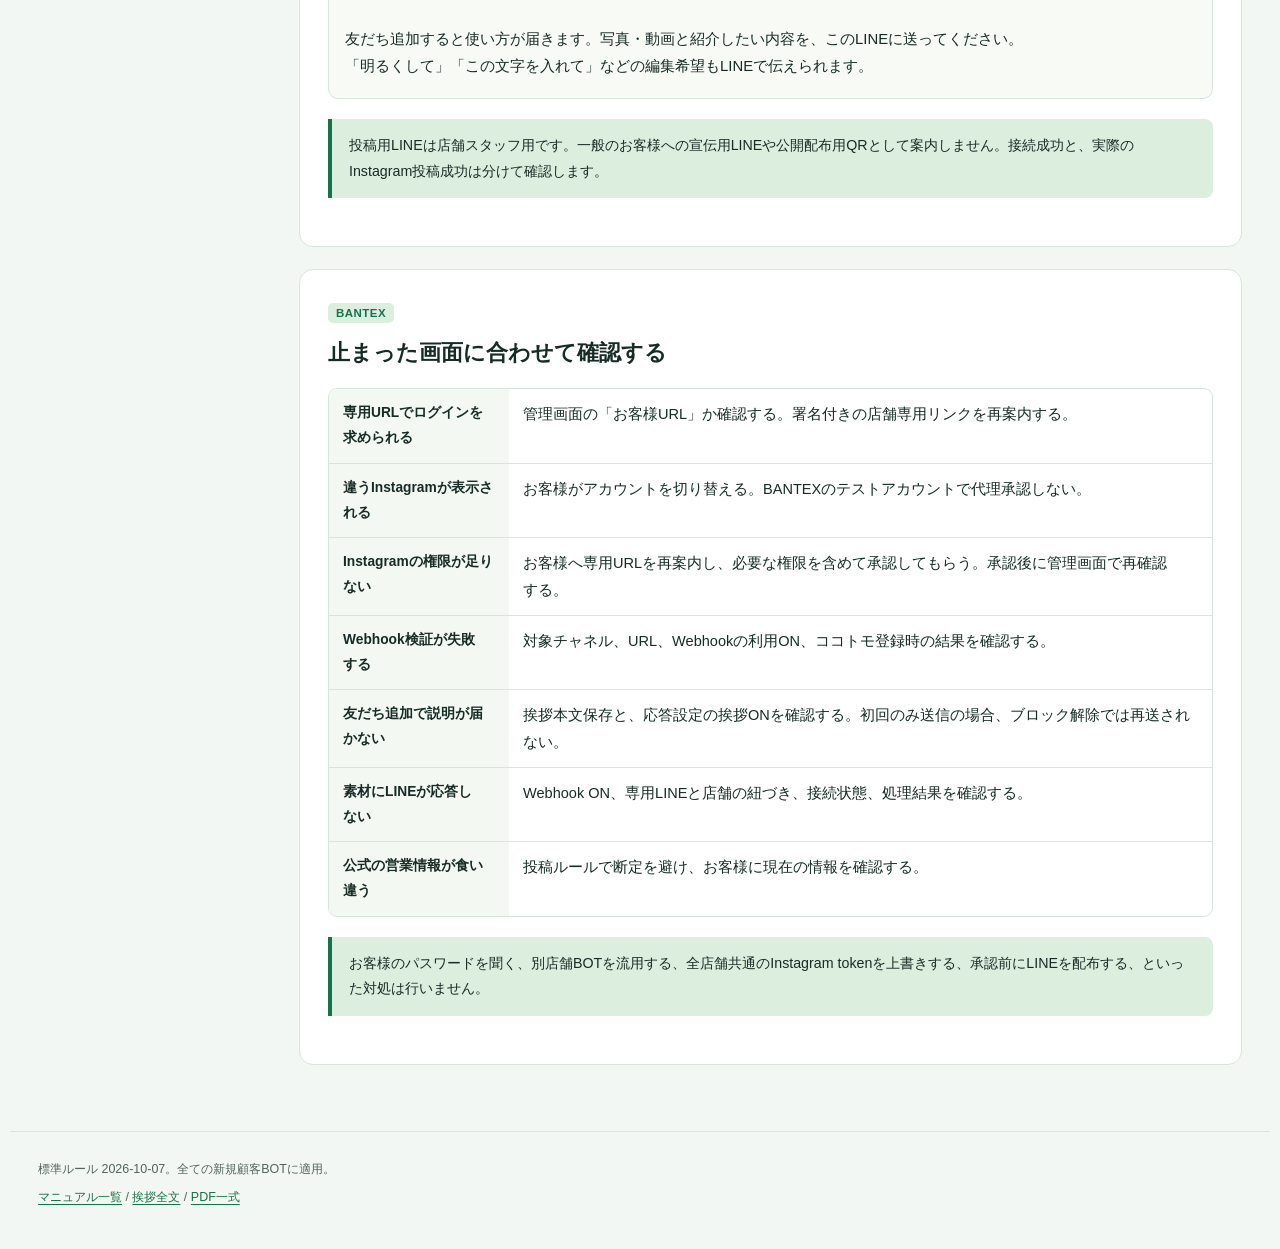
<file: instagram-login-onboarding.html>
<!doctype html><html lang="ja"><head><meta charset="utf-8"><meta name="viewport" content="width=device-width,initial-scale=1"><meta name="robots" content="noindex,nofollow"><title>お客様専用URLとInstagram承認 | ココトモSNS</title><meta name="description" content="お客様が自分の端末で承認し、接続確認後にLINEを配布します。"><link rel="stylesheet" href="assets/manual/style.css?v=2026-10-07"><script src="assets/manual/manual.js?v=2026-10-07" defer></script></head><body data-version="2026-10-07"><header class="site-head"><a class="brand" href="index.html">BANTEX <span>ココトモSNS マニュアル</span></a><nav><a href="murakami.html">村上さん用</a><a href="customer-approval.html">お客様の承認</a><a href="greeting-message.html">挨拶の標準文</a></nav></header><main class="page"><div class="hero"><p class="eyebrow">BANTEX・お客様用 / 2026-10-07 更新</p><h1>お客様専用URLと<span class="keep">Instagram</span>承認</h1><p class="intro">お客様が自分の端末で承認し、接続確認後にLINEを配布します。</p><div class="hero-actions"><a class="button" href="new-store-onboarding.html">新規顧客の作成手順</a><a class="button secondary" href="downloads/admin.pdf">PDFで保存・印刷</a></div></div><ol class="flow"><li><b>1</b><span>店舗調査・専用BOT作成</span></li><li><b>2</b><span>全設定を保存・確認</span></li><li><b>3</b><span>お客様専用URLを案内</span></li><li><b>4</b><span>お客様が<span class="keep">Instagram</span>を承認</span></li><li><b>5</b><span><span class="keep">BANTEX</span>で接続確認</span></li><li><b>6</b><span>確認後に<span class="keep">LINE</span>を配布</span></li></ol><p class="note">この順序を全ての新規顧客BOTで使います。Instagramのログイン・承認はお客様の端末で行います。LINEを案内するのは、承認と接続確認が終わってからです。</p><div class="manual-layout"><aside class="toc"><details open><summary>このページの目次</summary><nav><a href="#invite">09 お客様には承認用URLだけを渡す</a><a href="#professional"><span class="keep">Instagram</span>が個人アカウントの場合</a><a href="#customer-approval">10 お客様が自分の端末で<span class="keep">Instagram</span>を承認する</a><a href="#connection">11 承認後に対象店舗の接続を確認する</a><a href="#distribute">12 接続確認後に専用<span class="keep">LINE</span>を配布する</a><a href="#errors">止まった画面に合わせて確認する</a></nav></details></aside><article><section id="invite" class="manual-section"><header><span class="role">BANTEX</span><h2>09 お客様には承認用URLだけを渡す</h2></header><ol class="actions"><li>管理画面で、この店舗の「お客様URL」を取得する。店舗ごとの専用リンクを使う。</li><li>管理者としてログインしていない環境で専用URLを開き、正しい店舗画面が表示されることを確認する。</li><li>下の案内文へその店舗の専用URLを貼り、宛先と送信指示を確認してお客様へ案内する。</li><li>この段階では投稿用LINEの友だち追加URL・QRコードを渡さない。</li></ol><div class="copy-box"><button type="button" class="copy-button">本文をコピー</button><pre>ココトモSNSの店舗設定が完了しました。
以下の店舗専用URLを開いてください。

【発行されたお客様専用URLをここに貼る】

設定の「Instagram連携」から「Instagramを接続」を押し、店舗のInstagramでログインして連携を許可してください。
Instagramの認証はお客様の端末で行います。パスワードを当社にお知らせいただく必要はありません。

承認が終わりましたら、このLINEにご返信ください。こちらで接続を確認した後、写真・動画の送信用LINEをご案内します。</pre><span class="copy-status" aria-live="polite"></span></div><p class="note">使うのはID・パスワード不要のお客様専用URLです。通常の管理画面URLだけ、他店舗のリンク、期限付きのInstagram OAuth URLをそのまま渡さないでください。実顧客の専用URLはこの公開マニュアルに掲載しません。</p></section><section id="professional" class="manual-section"><header><span class="role">お客様</span><h2><span class="keep">Instagram</span>が個人アカウントの場合</h2></header><ol class="actions"><li>店舗のInstagramプロフィールを、お客様本人の端末で開く。</li><li>Instagramの設定から、アカウントの種類を確認する。新規運用の標準はプロアカウントの「ビジネス」。</li><li>個人アカウントなら、お客様自身がプロアカウントへの切替を行う。カテゴリは店舗の実際の業種を選ぶ。</li><li>切替完了後に、店舗専用URLからInstagram連携を承認する。</li></ol><p class="note">Instagramアプリの画面名はバージョンで変わる場合があります。<a href="https://www.facebook.com/help/instagram/257516379077270" target="_blank" rel="noopener">Instagram公式のプロアカウント案内</a>も確認してください。</p></section><section id="customer-approval" class="manual-section"><header><span class="role">お客様</span><h2>10 お客様が自分の端末で<span class="keep">Instagram</span>を承認する</h2></header><ol class="actions"><li>BANTEXから届いた店舗専用URLを開く。店舗名が自分のお店になっていることを確認する。</li><li>「設定」→「Instagram連携」→「Instagramを接続」を押す。</li><li>店舗のInstagramでログインする。表示されるユーザー名が予定する店舗アカウントと一致するか確認する。</li><li>必要な権限を確認して「許可」を押す。別のアカウントが表示された場合は、許可せず店舗アカウントに切り替える。</li><li>連携完了の表示を確認し、BANTEXへ「承認完了」と連絡する。</li></ol><p class="note">BANTEX側でお客様のInstagramへ代理ログイン・代理承認は行いません。認証コードやパスワードをメール・LINEへ送る必要もありません。</p></section><section id="connection" class="manual-section"><header><span class="role">BANTEX</span><h2>11 承認後に対象店舗の接続を確認する</h2></header><ol class="actions"><li>対象店舗の開通状況・管理画面を再読込する。</li><li>Instagramの接続済み表示とユーザー名を確認する。別店舗やテストアカウントが接続されていないか照合する。</li><li>投稿に必要なプロフィール参照・コンテンツ公開の権限が揃っていることと、投稿を開始できる状態を確認する。</li><li>保存済みの店舗設定、専用LINE、予定するInstagramが同じ店舗に紐づくことを確認する。</li></ol><p class="note">お客様が「承認した」と連絡しただけで開通完了にはしません。管理画面の実体で確認します。確認待ち・権限不足のままLINEを配布しません。</p></section><section id="distribute" class="manual-section"><header><span class="role">BANTEX</span><h2>12 接続確認後に専用<span class="keep">LINE</span>を配布する</h2></header><ol class="actions"><li>対象店舗専用のLINE友だち追加URLを取得する。別店舗のURLを混ぜない。</li><li>下の文面へその店舗のLINE URLを貼り、接続確認後にお客様へ案内する。</li><li>お客様の友だち追加時に「写真・動画を、このLINEに送るだけ」の挨拶が届くことを確認する。</li><li>公開してよい素材で初回投稿を行う場合は、お客様と内容・公開タイミングを確認してから実施する。</li></ol><div class="copy-box"><button type="button" class="copy-button">本文をコピー</button><pre>Instagramとの接続を確認できました。
写真・動画の送信用LINEはこちらです。

【この店舗専用のLINE友だち追加URLをここに貼る】

友だち追加すると使い方が届きます。写真・動画と紹介したい内容を、このLINEに送ってください。
「明るくして」「この文字を入れて」などの編集希望もLINEで伝えられます。</pre><span class="copy-status" aria-live="polite"></span></div><p class="note">投稿用LINEは店舗スタッフ用です。一般のお客様への宣伝用LINEや公開配布用QRとして案内しません。接続成功と、実際のInstagram投稿成功は分けて確認します。</p></section><section id="errors" class="manual-section"><header><span class="role">BANTEX</span><h2>止まった画面に合わせて確認する</h2></header><dl class="field-map"><div><dt>専用URLでログインを求められる</dt><dd>管理画面の「お客様URL」か確認する。署名付きの店舗専用リンクを再案内する。</dd></div><div><dt>違うInstagramが表示される</dt><dd>お客様がアカウントを切り替える。BANTEXのテストアカウントで代理承認しない。</dd></div><div><dt>Instagramの権限が足りない</dt><dd>お客様へ専用URLを再案内し、必要な権限を含めて承認してもらう。承認後に管理画面で再確認する。</dd></div><div><dt>Webhook検証が失敗する</dt><dd>対象チャネル、URL、Webhookの利用ON、ココトモ登録時の結果を確認する。</dd></div><div><dt>友だち追加で説明が届かない</dt><dd>挨拶本文保存と、応答設定の挨拶ONを確認する。初回のみ送信の場合、ブロック解除では再送されない。</dd></div><div><dt>素材にLINEが応答しない</dt><dd>Webhook ON、専用LINEと店舗の紐づき、接続状態、処理結果を確認する。</dd></div><div><dt>公式の営業情報が食い違う</dt><dd>投稿ルールで断定を避け、お客様に現在の情報を確認する。</dd></div></dl><p class="note">お客様のパスワードを聞く、別店舗BOTを流用する、全店舗共通のInstagram tokenを上書きする、承認前にLINEを配布する、といった対処は行いません。</p></section></article></div></main><footer><p>標準ルール 2026-10-07。全ての新規顧客BOTに適用。</p><p><a href="index.html">マニュアル一覧</a> / <a href="greeting-message.html">挨拶全文</a> / <a href="downloads/complete.pdf">PDF一式</a></p></footer></body></html>
</file>
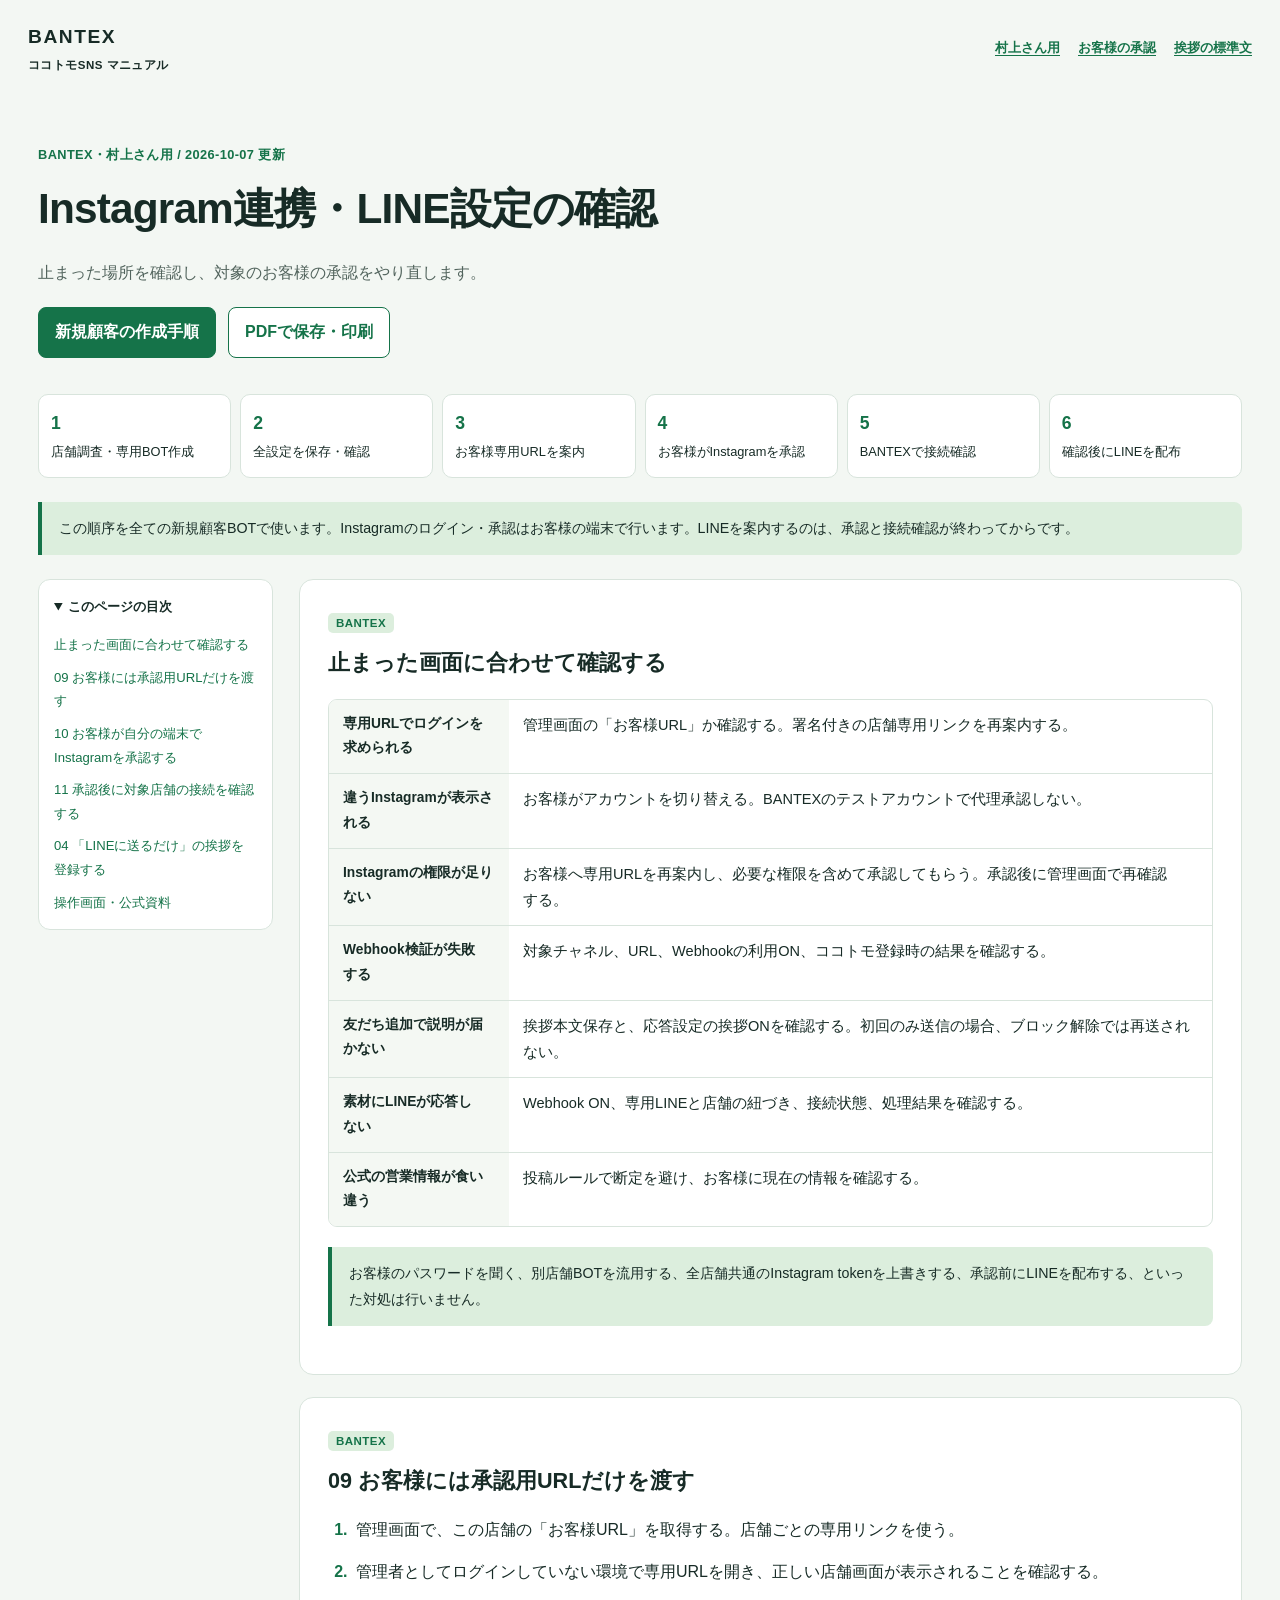
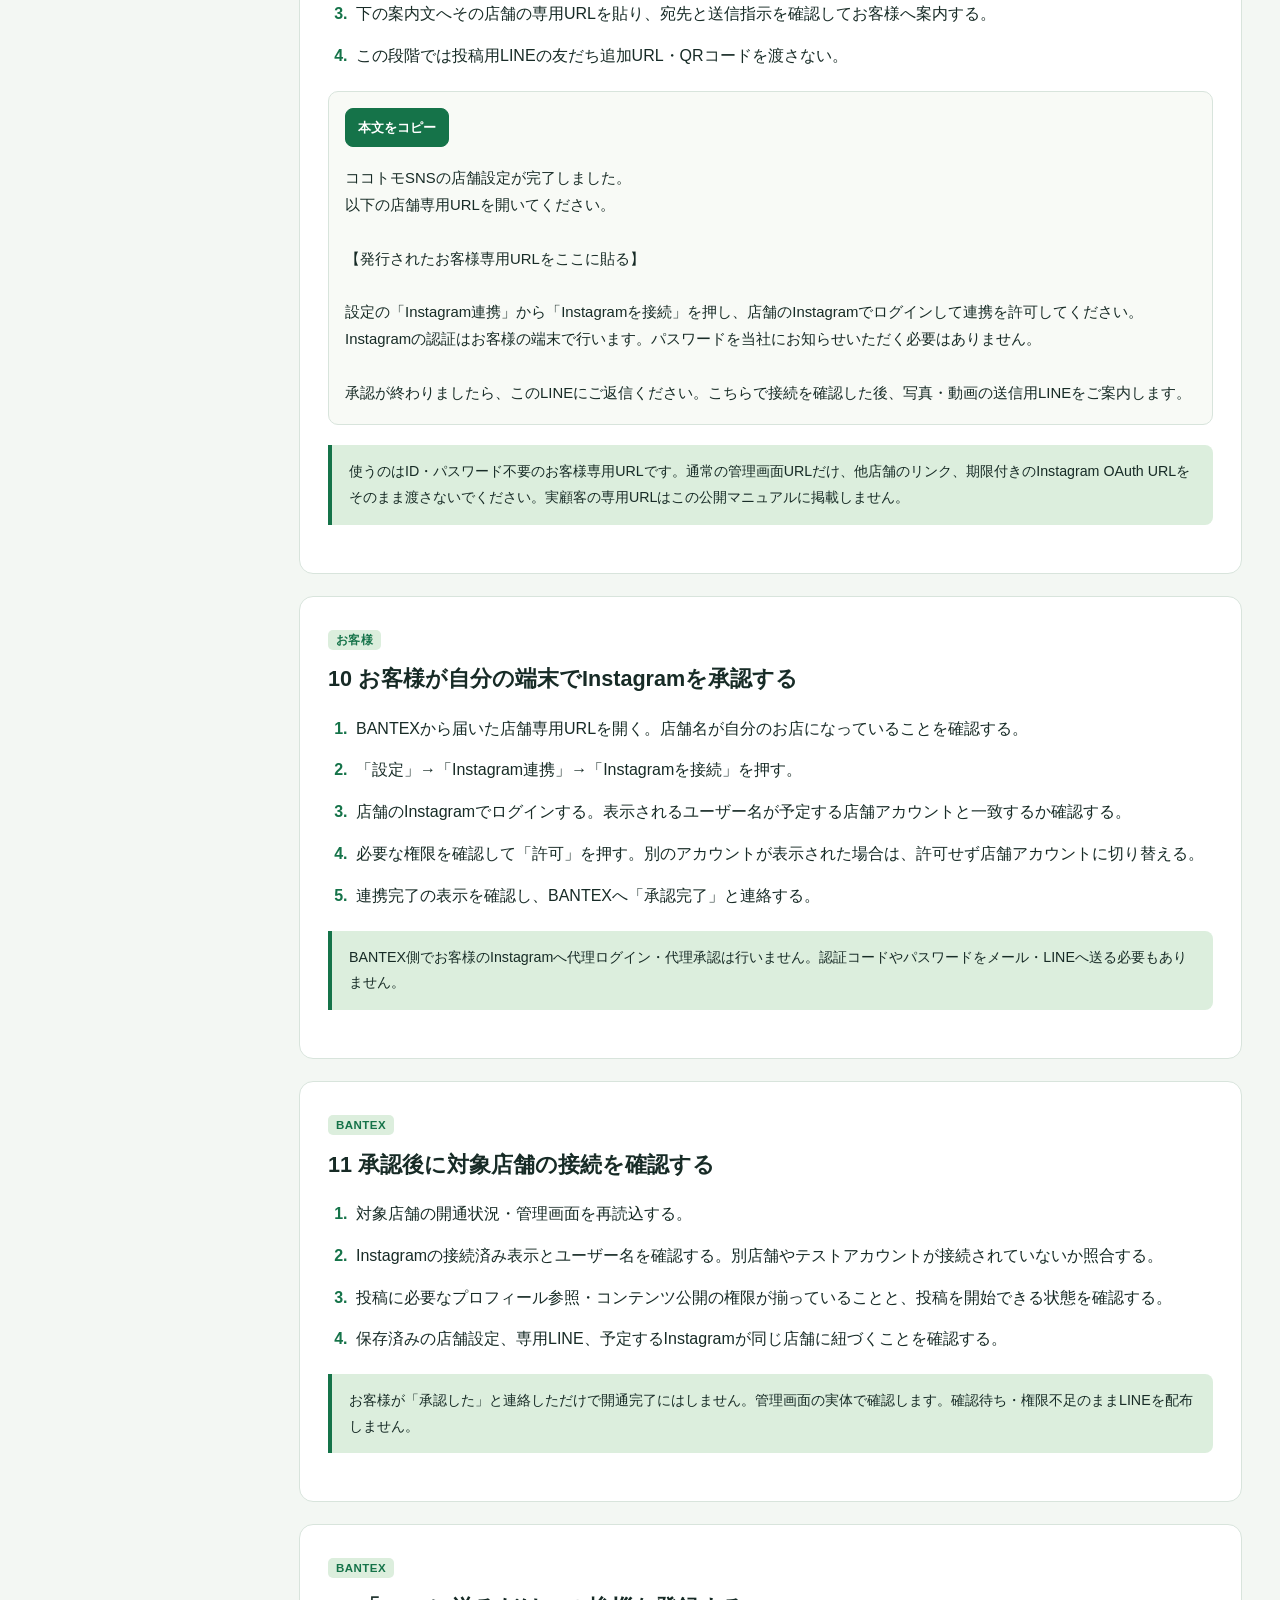
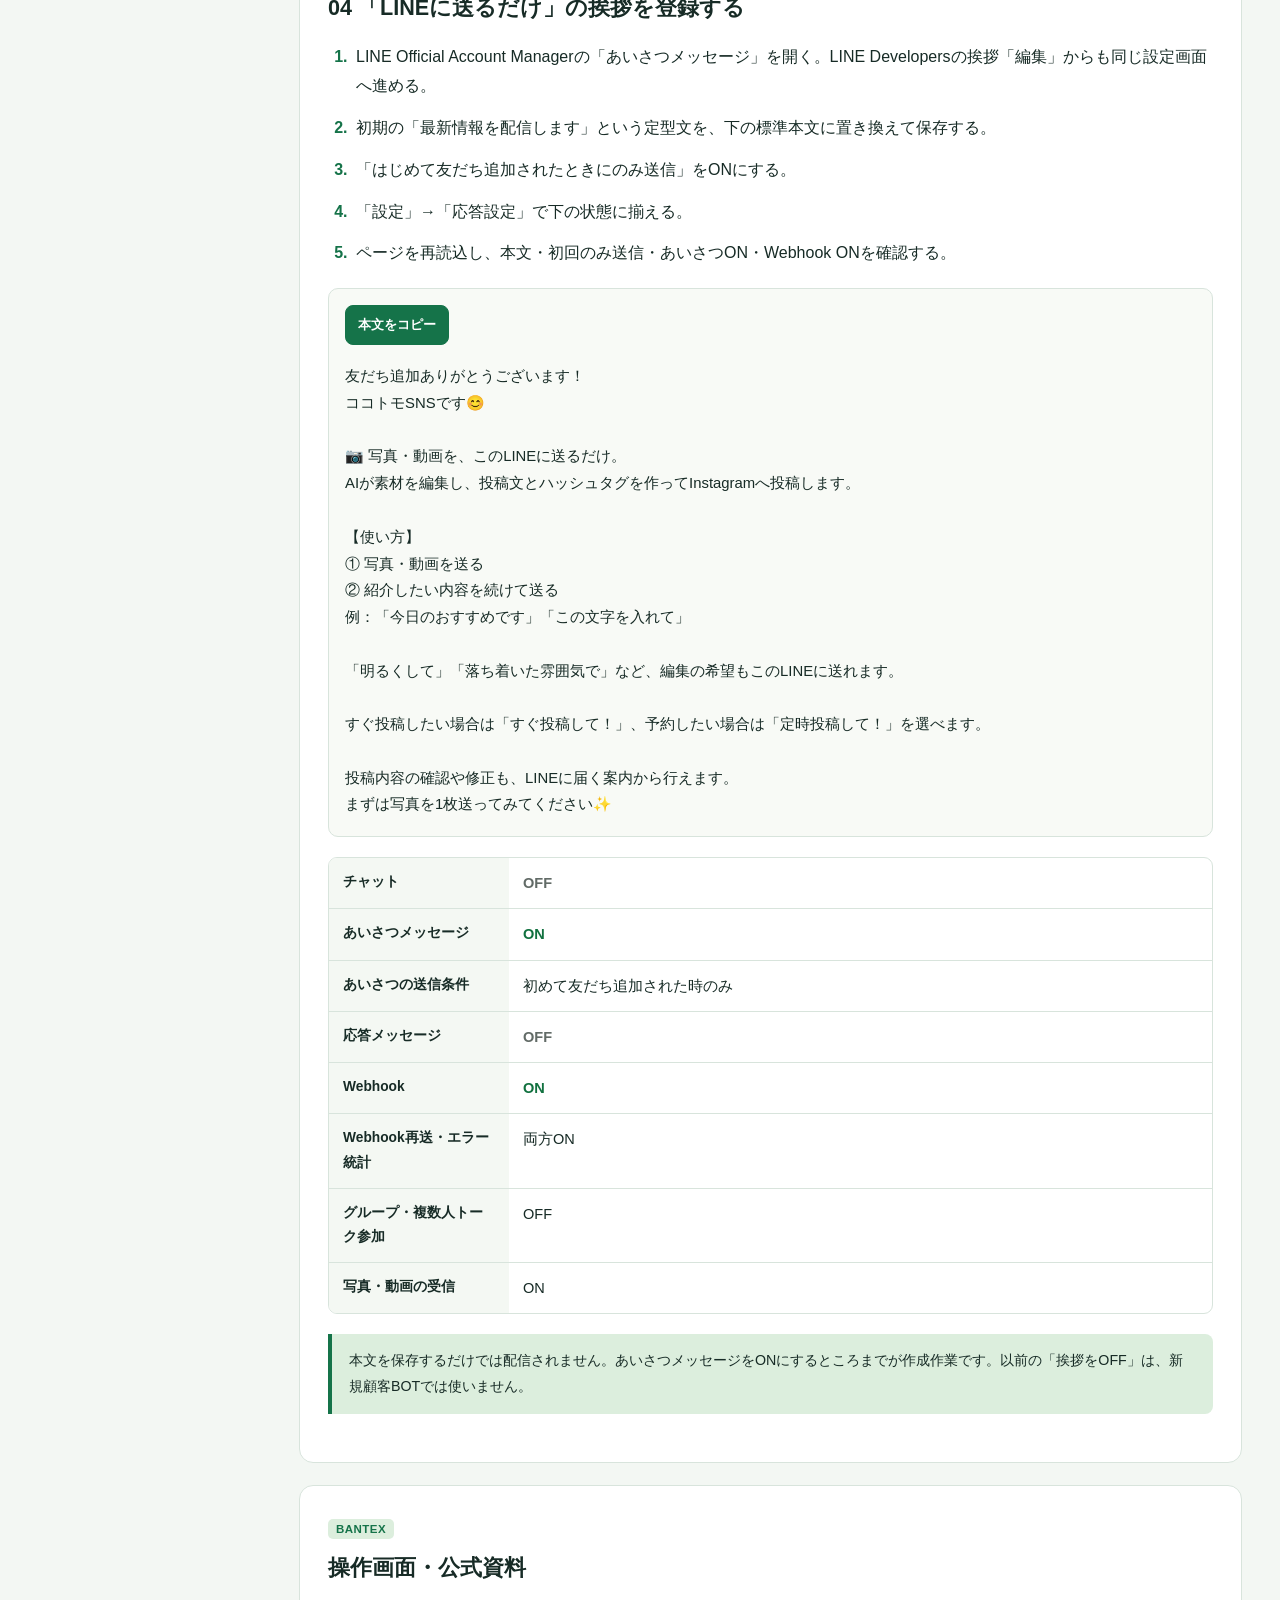
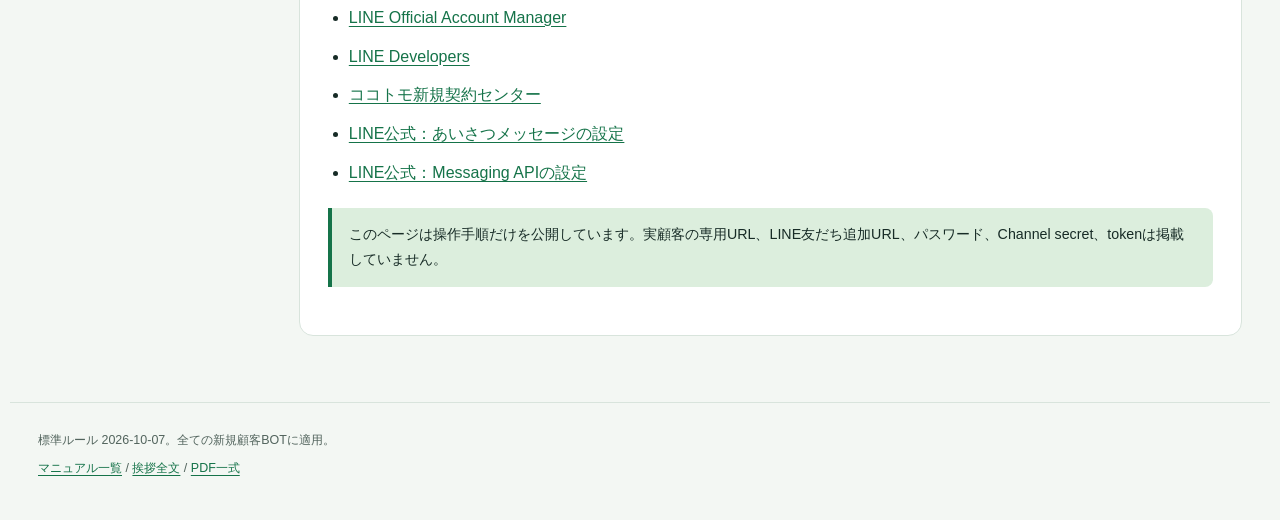
<file: murakami-instagram-permission-error.html>
<!doctype html><html lang="ja"><head><meta charset="utf-8"><meta name="viewport" content="width=device-width,initial-scale=1"><meta name="robots" content="noindex,nofollow"><title>Instagram連携・LINE設定の確認 | ココトモSNS</title><meta name="description" content="止まった場所を確認し、対象のお客様の承認をやり直します。"><link rel="stylesheet" href="assets/manual/style.css?v=2026-10-07"><script src="assets/manual/manual.js?v=2026-10-07" defer></script></head><body data-version="2026-10-07"><header class="site-head"><a class="brand" href="index.html">BANTEX <span>ココトモSNS マニュアル</span></a><nav><a href="murakami.html">村上さん用</a><a href="customer-approval.html">お客様の承認</a><a href="greeting-message.html">挨拶の標準文</a></nav></header><main class="page"><div class="hero"><p class="eyebrow">BANTEX・村上さん用 / 2026-10-07 更新</p><h1><span class="keep">Instagram</span>連携・<span class="keep">LINE</span>設定の確認</h1><p class="intro">止まった場所を確認し、対象のお客様の承認をやり直します。</p><div class="hero-actions"><a class="button" href="new-store-onboarding.html">新規顧客の作成手順</a><a class="button secondary" href="downloads/admin.pdf">PDFで保存・印刷</a></div></div><ol class="flow"><li><b>1</b><span>店舗調査・専用BOT作成</span></li><li><b>2</b><span>全設定を保存・確認</span></li><li><b>3</b><span>お客様専用URLを案内</span></li><li><b>4</b><span>お客様が<span class="keep">Instagram</span>を承認</span></li><li><b>5</b><span><span class="keep">BANTEX</span>で接続確認</span></li><li><b>6</b><span>確認後に<span class="keep">LINE</span>を配布</span></li></ol><p class="note">この順序を全ての新規顧客BOTで使います。Instagramのログイン・承認はお客様の端末で行います。LINEを案内するのは、承認と接続確認が終わってからです。</p><div class="manual-layout"><aside class="toc"><details open><summary>このページの目次</summary><nav><a href="#errors">止まった画面に合わせて確認する</a><a href="#invite">09 お客様には承認用URLだけを渡す</a><a href="#customer-approval">10 お客様が自分の端末で<span class="keep">Instagram</span>を承認する</a><a href="#connection">11 承認後に対象店舗の接続を確認する</a><a href="#greeting">04 「<span class="keep">LINE</span>に送るだけ」の挨拶を登録する</a><a href="#sources">操作画面・公式資料</a></nav></details></aside><article><section id="errors" class="manual-section"><header><span class="role">BANTEX</span><h2>止まった画面に合わせて確認する</h2></header><dl class="field-map"><div><dt>専用URLでログインを求められる</dt><dd>管理画面の「お客様URL」か確認する。署名付きの店舗専用リンクを再案内する。</dd></div><div><dt>違うInstagramが表示される</dt><dd>お客様がアカウントを切り替える。BANTEXのテストアカウントで代理承認しない。</dd></div><div><dt>Instagramの権限が足りない</dt><dd>お客様へ専用URLを再案内し、必要な権限を含めて承認してもらう。承認後に管理画面で再確認する。</dd></div><div><dt>Webhook検証が失敗する</dt><dd>対象チャネル、URL、Webhookの利用ON、ココトモ登録時の結果を確認する。</dd></div><div><dt>友だち追加で説明が届かない</dt><dd>挨拶本文保存と、応答設定の挨拶ONを確認する。初回のみ送信の場合、ブロック解除では再送されない。</dd></div><div><dt>素材にLINEが応答しない</dt><dd>Webhook ON、専用LINEと店舗の紐づき、接続状態、処理結果を確認する。</dd></div><div><dt>公式の営業情報が食い違う</dt><dd>投稿ルールで断定を避け、お客様に現在の情報を確認する。</dd></div></dl><p class="note">お客様のパスワードを聞く、別店舗BOTを流用する、全店舗共通のInstagram tokenを上書きする、承認前にLINEを配布する、といった対処は行いません。</p></section><section id="invite" class="manual-section"><header><span class="role">BANTEX</span><h2>09 お客様には承認用URLだけを渡す</h2></header><ol class="actions"><li>管理画面で、この店舗の「お客様URL」を取得する。店舗ごとの専用リンクを使う。</li><li>管理者としてログインしていない環境で専用URLを開き、正しい店舗画面が表示されることを確認する。</li><li>下の案内文へその店舗の専用URLを貼り、宛先と送信指示を確認してお客様へ案内する。</li><li>この段階では投稿用LINEの友だち追加URL・QRコードを渡さない。</li></ol><div class="copy-box"><button type="button" class="copy-button">本文をコピー</button><pre>ココトモSNSの店舗設定が完了しました。
以下の店舗専用URLを開いてください。

【発行されたお客様専用URLをここに貼る】

設定の「Instagram連携」から「Instagramを接続」を押し、店舗のInstagramでログインして連携を許可してください。
Instagramの認証はお客様の端末で行います。パスワードを当社にお知らせいただく必要はありません。

承認が終わりましたら、このLINEにご返信ください。こちらで接続を確認した後、写真・動画の送信用LINEをご案内します。</pre><span class="copy-status" aria-live="polite"></span></div><p class="note">使うのはID・パスワード不要のお客様専用URLです。通常の管理画面URLだけ、他店舗のリンク、期限付きのInstagram OAuth URLをそのまま渡さないでください。実顧客の専用URLはこの公開マニュアルに掲載しません。</p></section><section id="customer-approval" class="manual-section"><header><span class="role">お客様</span><h2>10 お客様が自分の端末で<span class="keep">Instagram</span>を承認する</h2></header><ol class="actions"><li>BANTEXから届いた店舗専用URLを開く。店舗名が自分のお店になっていることを確認する。</li><li>「設定」→「Instagram連携」→「Instagramを接続」を押す。</li><li>店舗のInstagramでログインする。表示されるユーザー名が予定する店舗アカウントと一致するか確認する。</li><li>必要な権限を確認して「許可」を押す。別のアカウントが表示された場合は、許可せず店舗アカウントに切り替える。</li><li>連携完了の表示を確認し、BANTEXへ「承認完了」と連絡する。</li></ol><p class="note">BANTEX側でお客様のInstagramへ代理ログイン・代理承認は行いません。認証コードやパスワードをメール・LINEへ送る必要もありません。</p></section><section id="connection" class="manual-section"><header><span class="role">BANTEX</span><h2>11 承認後に対象店舗の接続を確認する</h2></header><ol class="actions"><li>対象店舗の開通状況・管理画面を再読込する。</li><li>Instagramの接続済み表示とユーザー名を確認する。別店舗やテストアカウントが接続されていないか照合する。</li><li>投稿に必要なプロフィール参照・コンテンツ公開の権限が揃っていることと、投稿を開始できる状態を確認する。</li><li>保存済みの店舗設定、専用LINE、予定するInstagramが同じ店舗に紐づくことを確認する。</li></ol><p class="note">お客様が「承認した」と連絡しただけで開通完了にはしません。管理画面の実体で確認します。確認待ち・権限不足のままLINEを配布しません。</p></section><section id="greeting" class="manual-section"><header><span class="role">BANTEX</span><h2>04 「<span class="keep">LINE</span>に送るだけ」の挨拶を登録する</h2></header><ol class="actions"><li>LINE Official Account Managerの「あいさつメッセージ」を開く。LINE Developersの挨拶「編集」からも同じ設定画面へ進める。</li><li>初期の「最新情報を配信します」という定型文を、下の標準本文に置き換えて保存する。</li><li>「はじめて友だち追加されたときにのみ送信」をONにする。</li><li>「設定」→「応答設定」で下の状態に揃える。</li><li>ページを再読込し、本文・初回のみ送信・あいさつON・Webhook ONを確認する。</li></ol><div class="copy-box"><button type="button" class="copy-button">本文をコピー</button><pre>友だち追加ありがとうございます！
ココトモSNSです😊

📷 写真・動画を、このLINEに送るだけ。
AIが素材を編集し、投稿文とハッシュタグを作ってInstagramへ投稿します。

【使い方】
① 写真・動画を送る
② 紹介したい内容を続けて送る
例：「今日のおすすめです」「この文字を入れて」

「明るくして」「落ち着いた雰囲気で」など、編集の希望もこのLINEに送れます。

すぐ投稿したい場合は「すぐ投稿して！」、予約したい場合は「定時投稿して！」を選べます。

投稿内容の確認や修正も、LINEに届く案内から行えます。
まずは写真を1枚送ってみてください✨</pre><span class="copy-status" aria-live="polite"></span></div><dl class="field-map"><div><dt>チャット</dt><dd><strong class="off">OFF</strong></dd></div><div><dt>あいさつメッセージ</dt><dd><strong class="on">ON</strong></dd></div><div><dt>あいさつの送信条件</dt><dd>初めて友だち追加された時のみ</dd></div><div><dt>応答メッセージ</dt><dd><strong class="off">OFF</strong></dd></div><div><dt>Webhook</dt><dd><strong class="on">ON</strong></dd></div><div><dt>Webhook再送・エラー統計</dt><dd>両方ON</dd></div><div><dt>グループ・複数人トーク参加</dt><dd>OFF</dd></div><div><dt>写真・動画の受信</dt><dd>ON</dd></div></dl><p class="note">本文を保存するだけでは配信されません。あいさつメッセージをONにするところまでが作成作業です。以前の「挨拶をOFF」は、新規顧客BOTでは使いません。</p></section><section id="sources" class="manual-section"><header><span class="role">BANTEX</span><h2>操作画面・公式資料</h2></header><ul class="links"><li><a href="https://manager.line.biz/" target="_blank" rel="noopener">LINE Official Account Manager</a></li><li><a href="https://developers.line.biz/console/" target="_blank" rel="noopener">LINE Developers</a></li><li><a href="https://kokotomo-sns.bantex.jp/sns-admin/onboarding" target="_blank" rel="noopener">ココトモ新規契約センター</a></li><li><a href="https://www.lycbiz.com/jp/manual/OfficialAccountManager/greeting-message/" target="_blank" rel="noopener">LINE公式：あいさつメッセージの設定</a></li><li><a href="https://developers.line.biz/ja/docs/messaging-api/building-bot/" target="_blank" rel="noopener">LINE公式：Messaging APIの設定</a></li></ul><p class="note">このページは操作手順だけを公開しています。実顧客の専用URL、LINE友だち追加URL、パスワード、Channel secret、tokenは掲載していません。</p></section></article></div></main><footer><p>標準ルール 2026-10-07。全ての新規顧客BOTに適用。</p><p><a href="index.html">マニュアル一覧</a> / <a href="greeting-message.html">挨拶全文</a> / <a href="downloads/complete.pdf">PDF一式</a></p></footer></body></html>
</file>
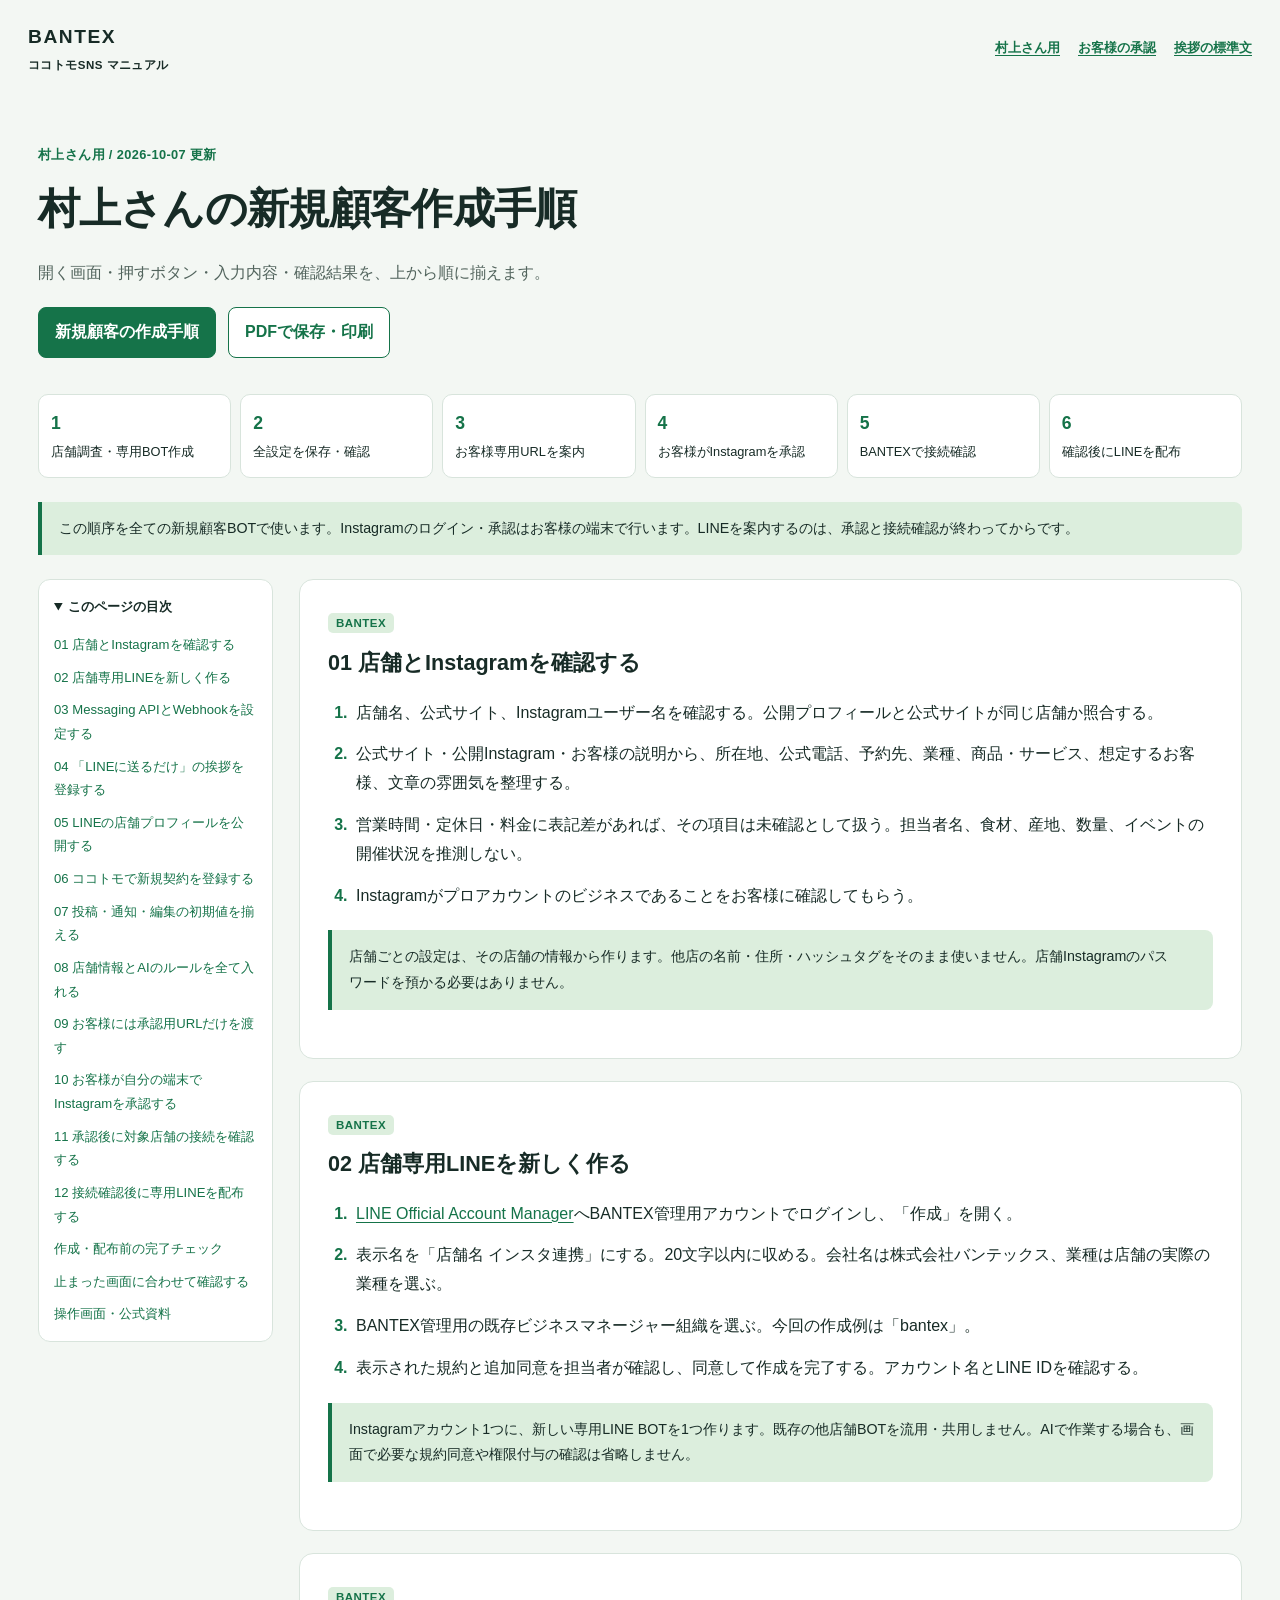
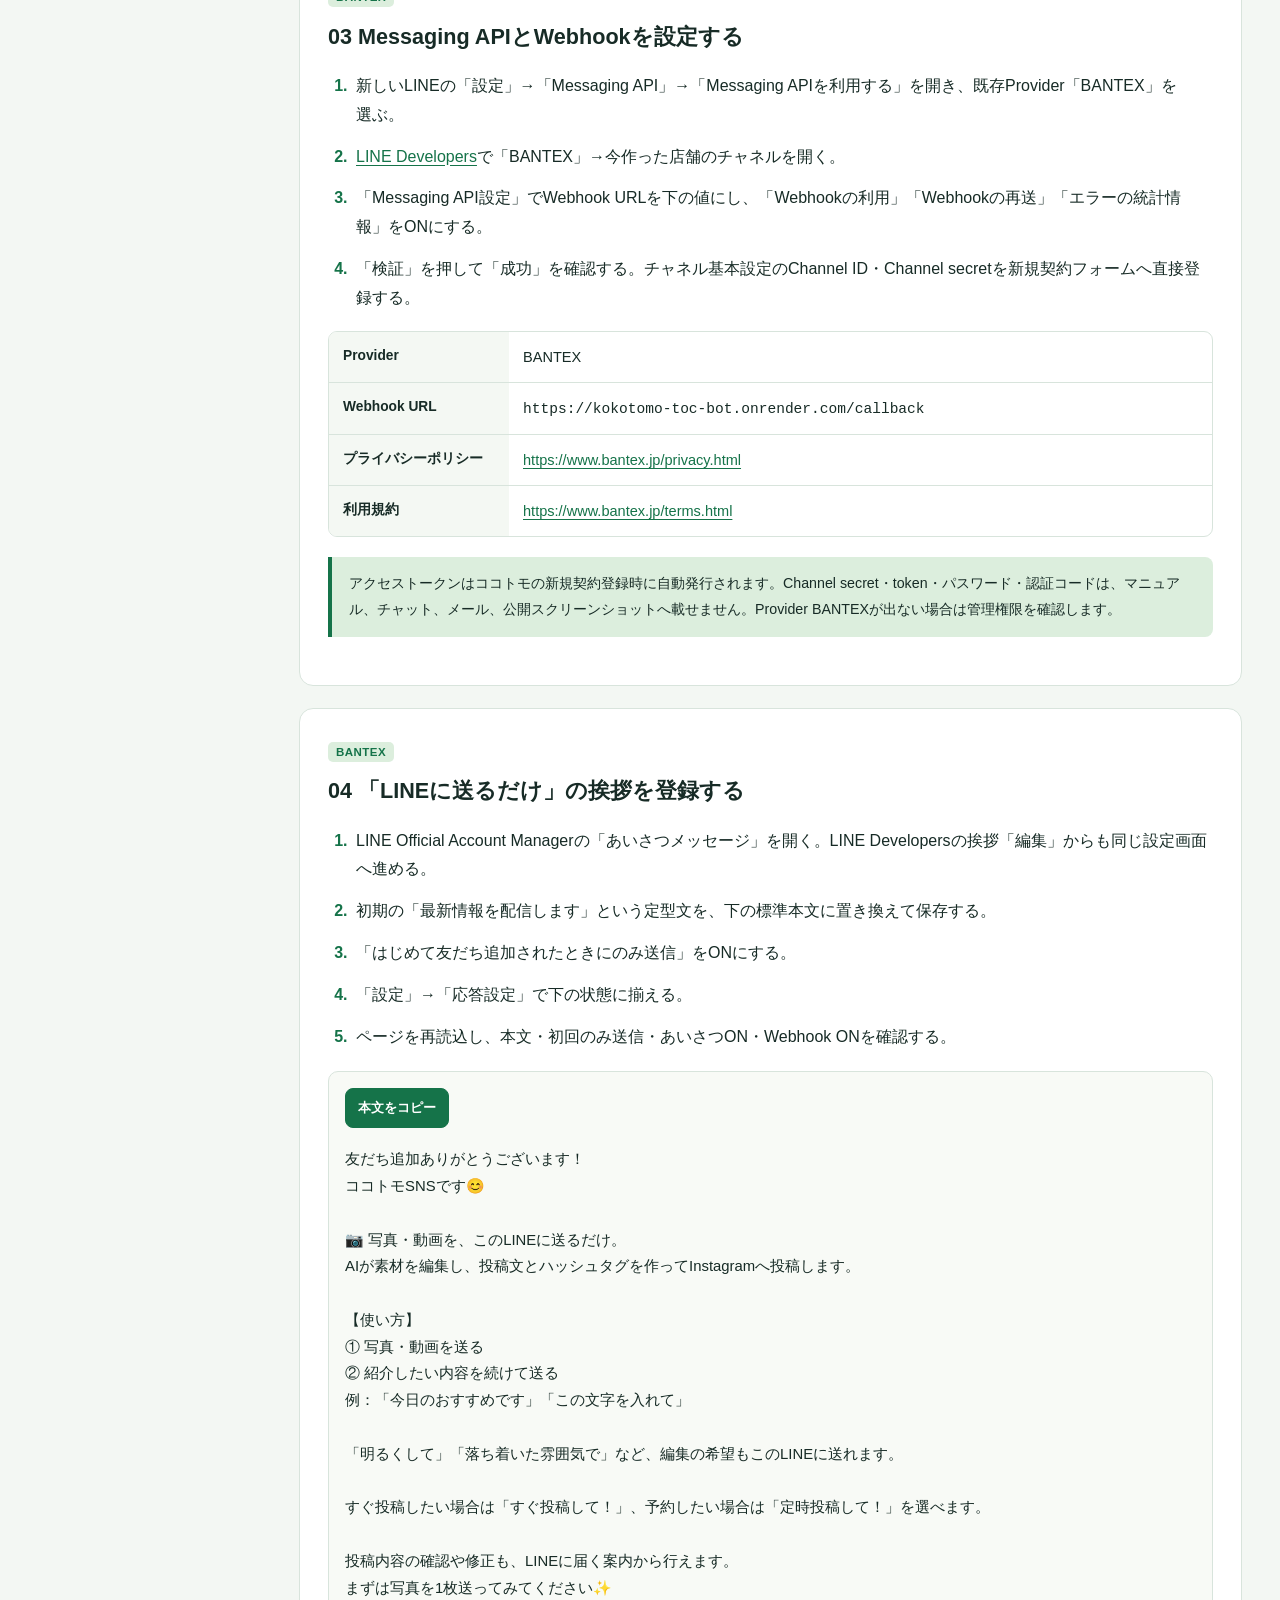
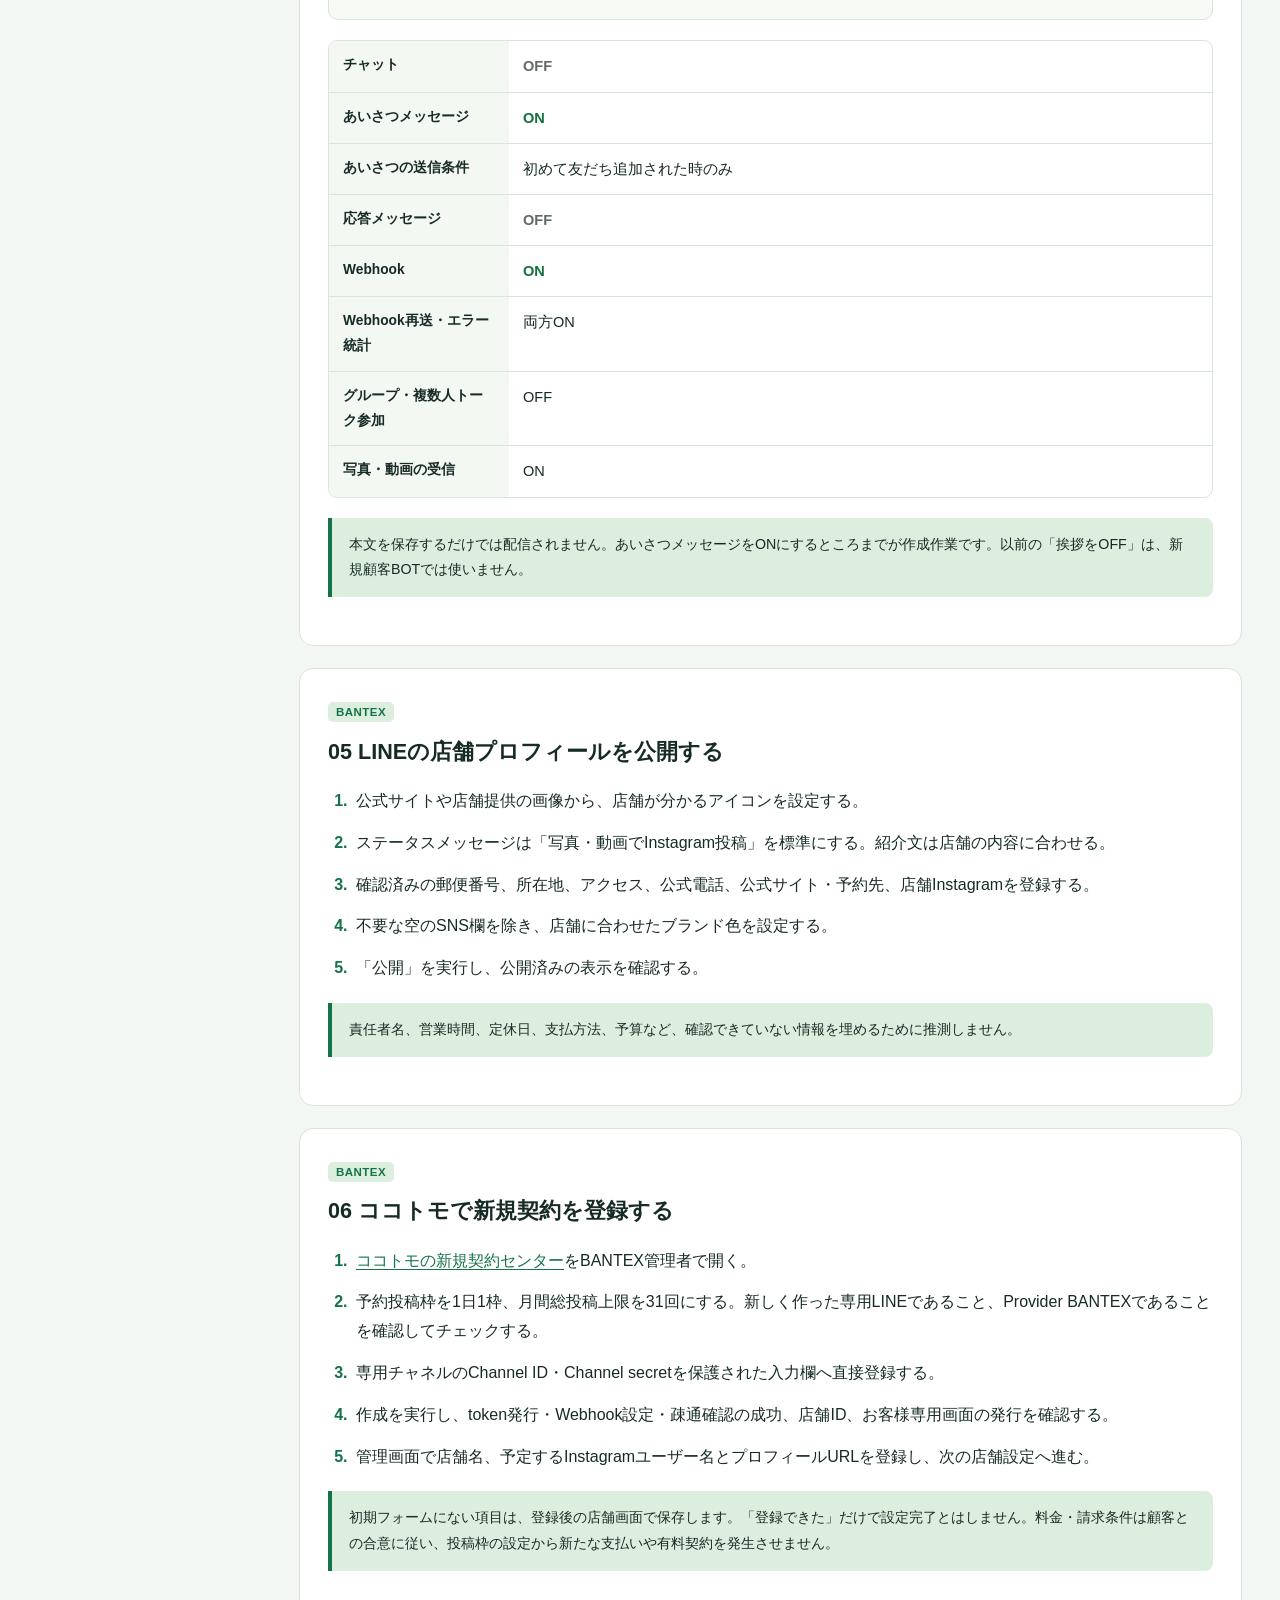
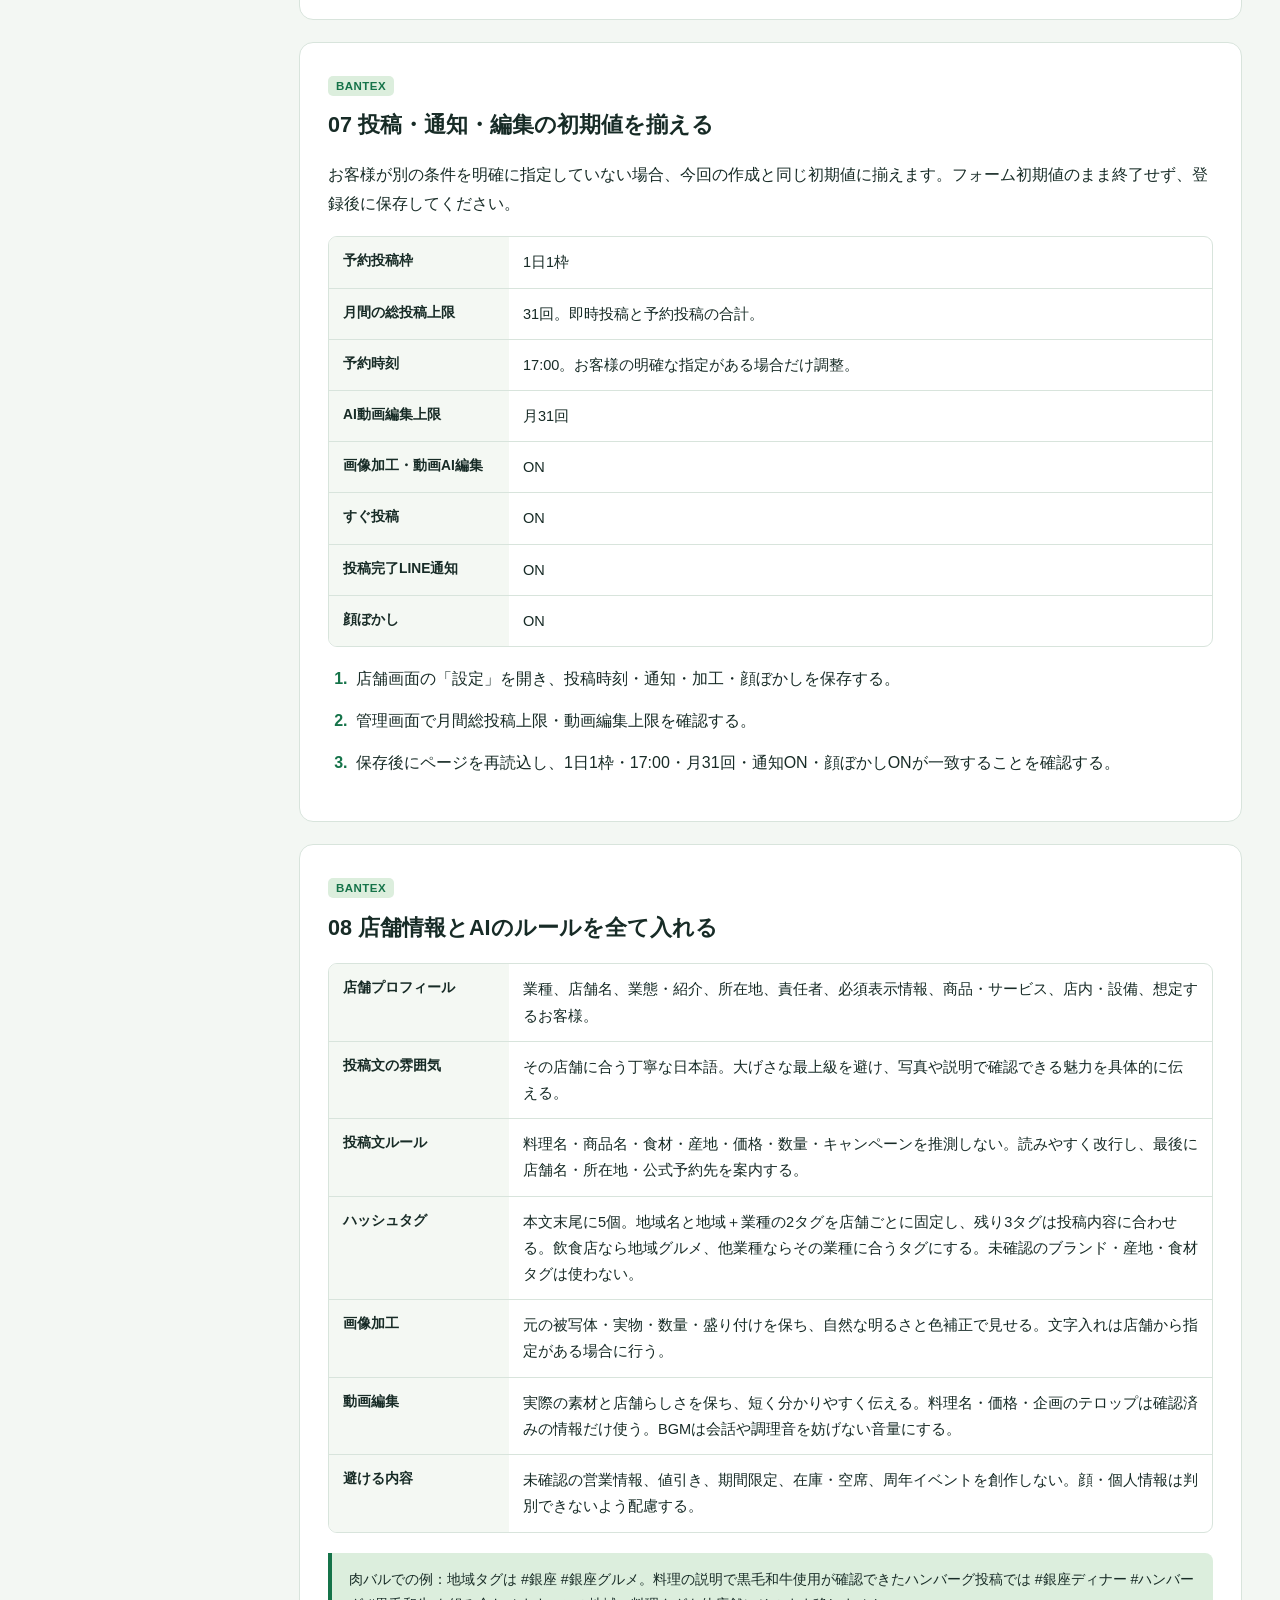
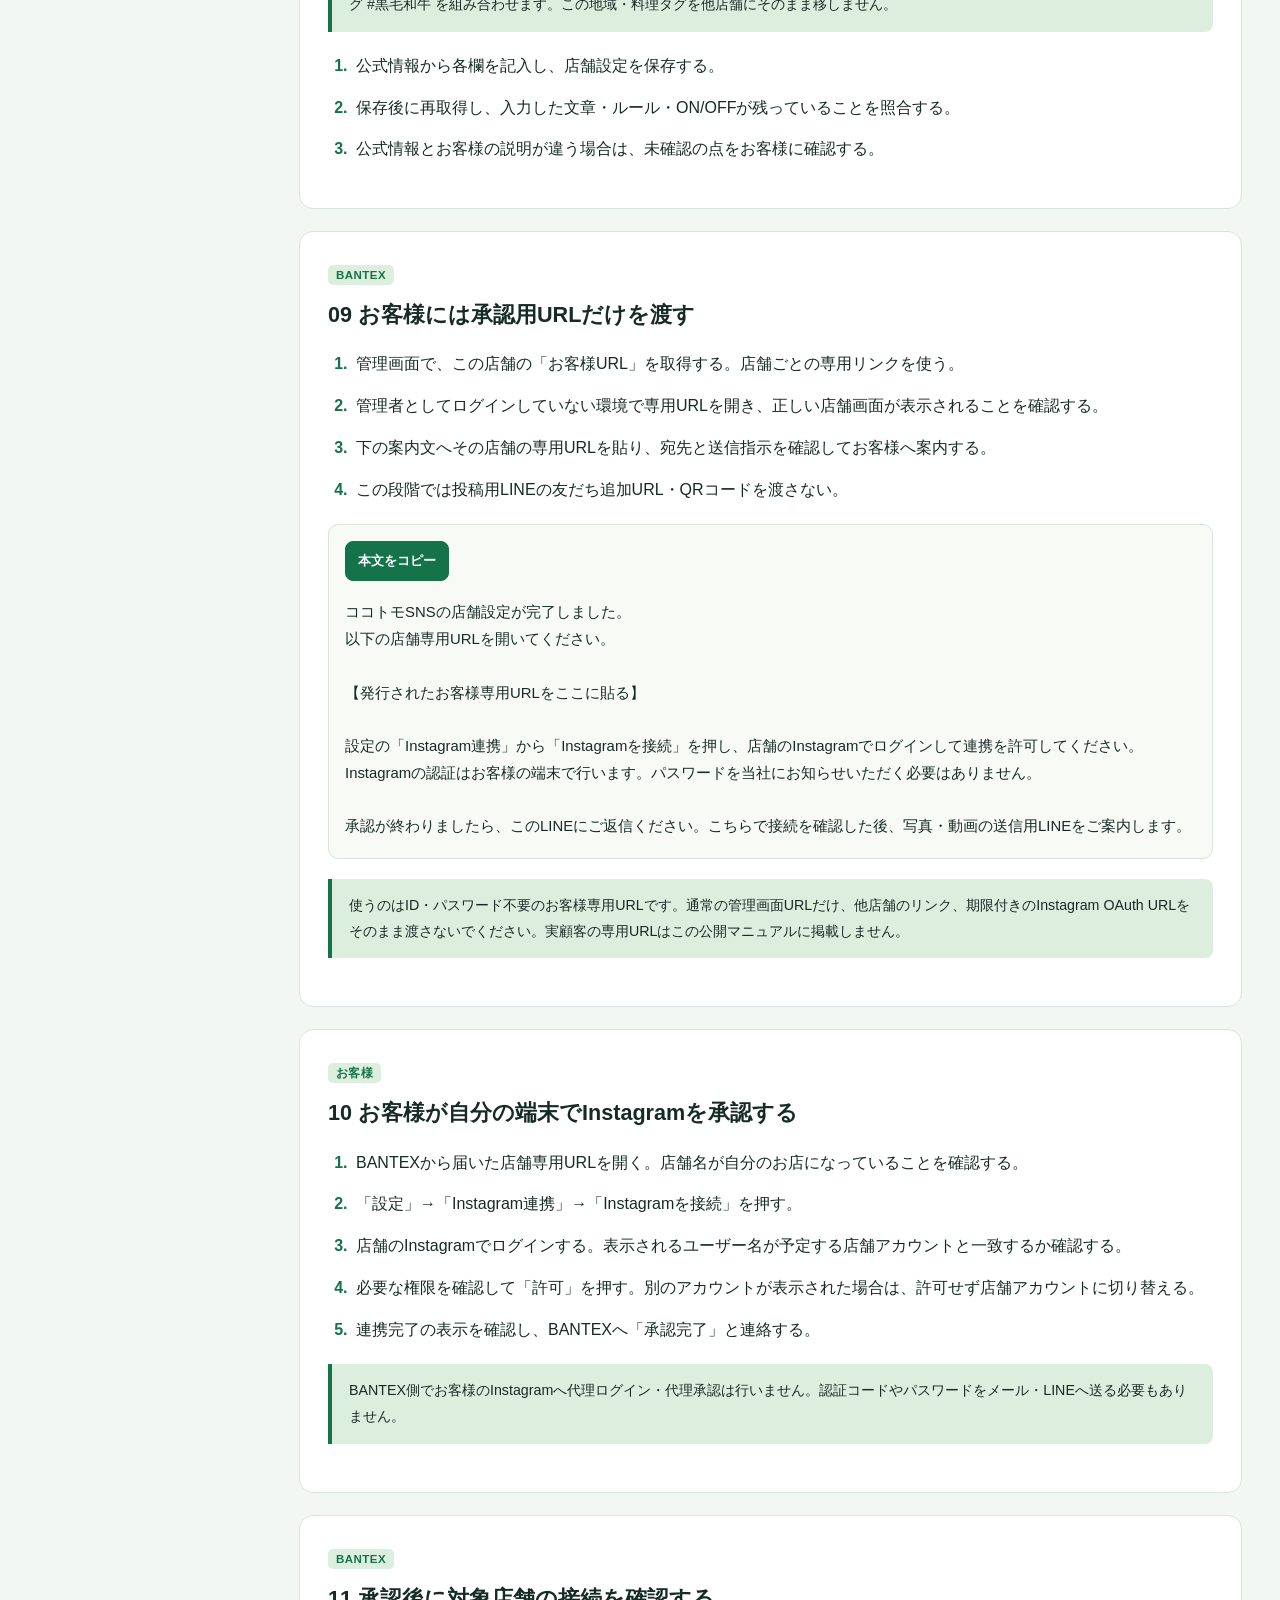
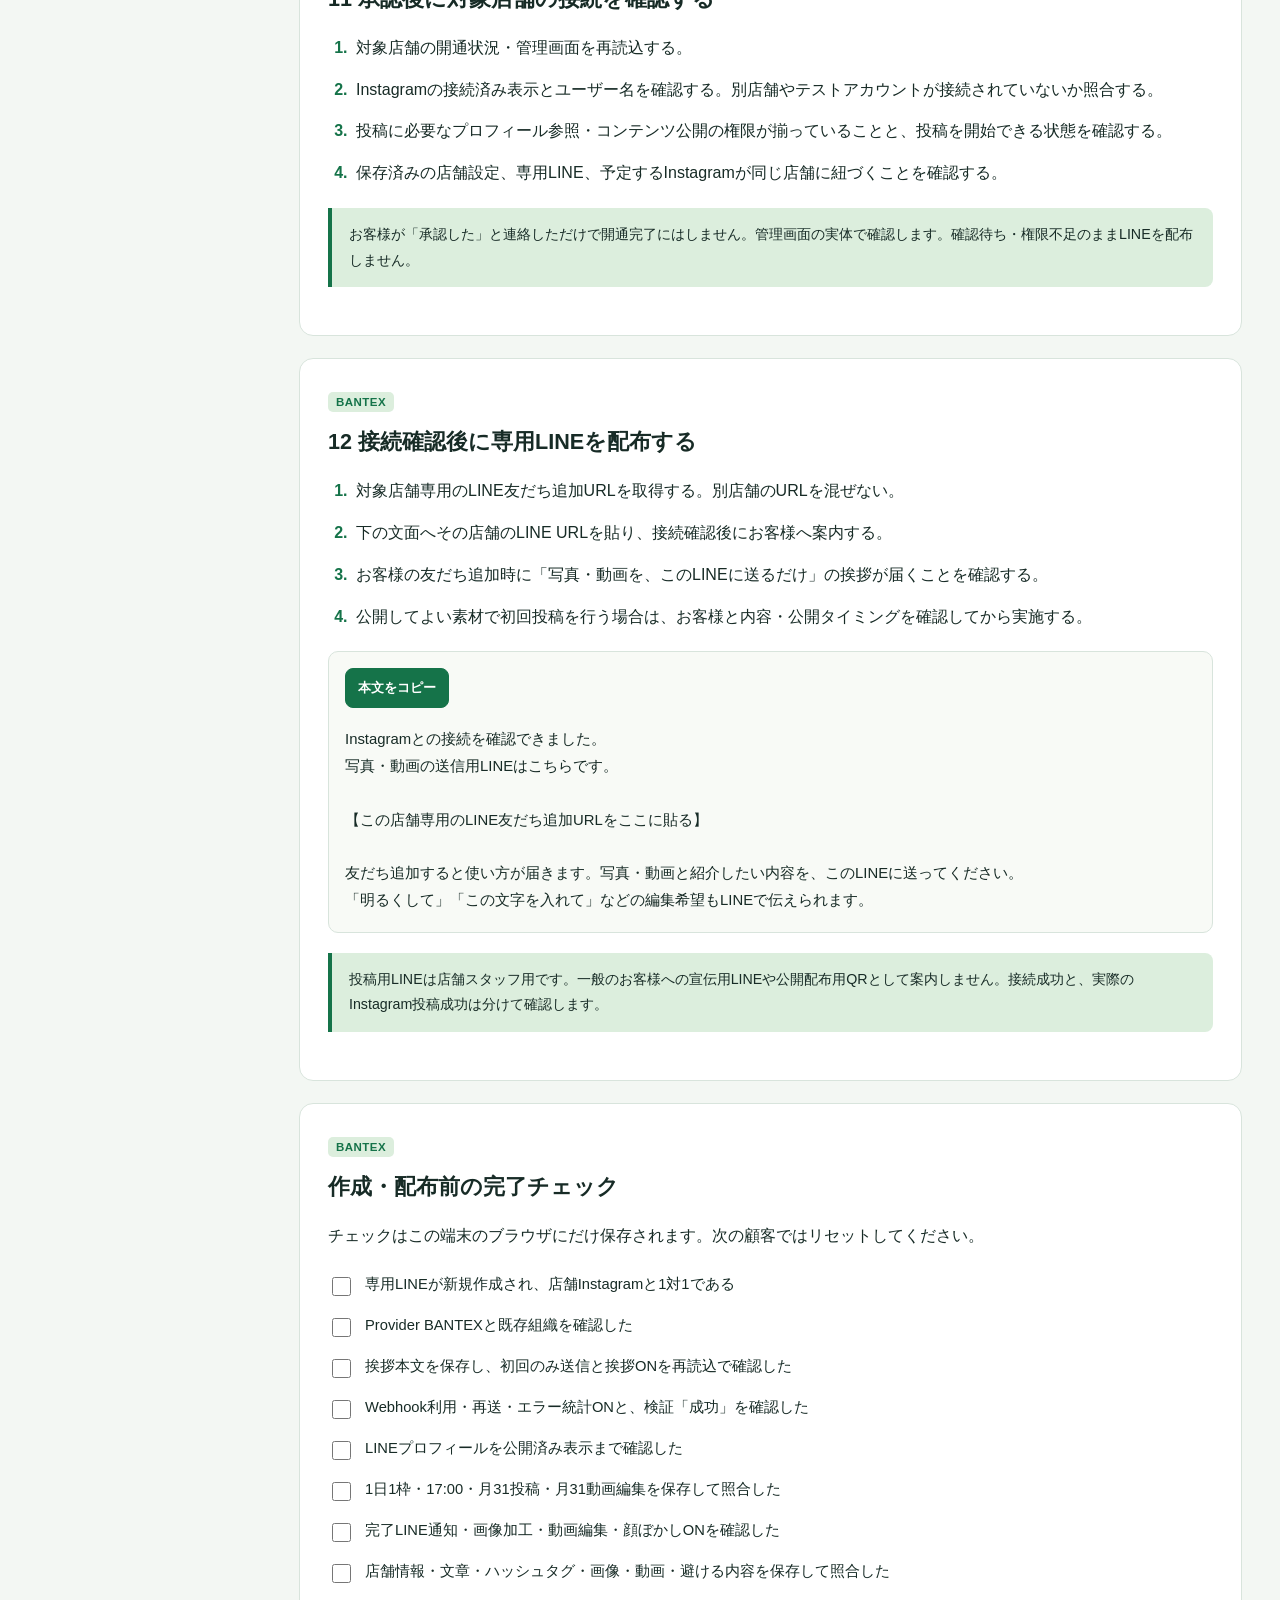
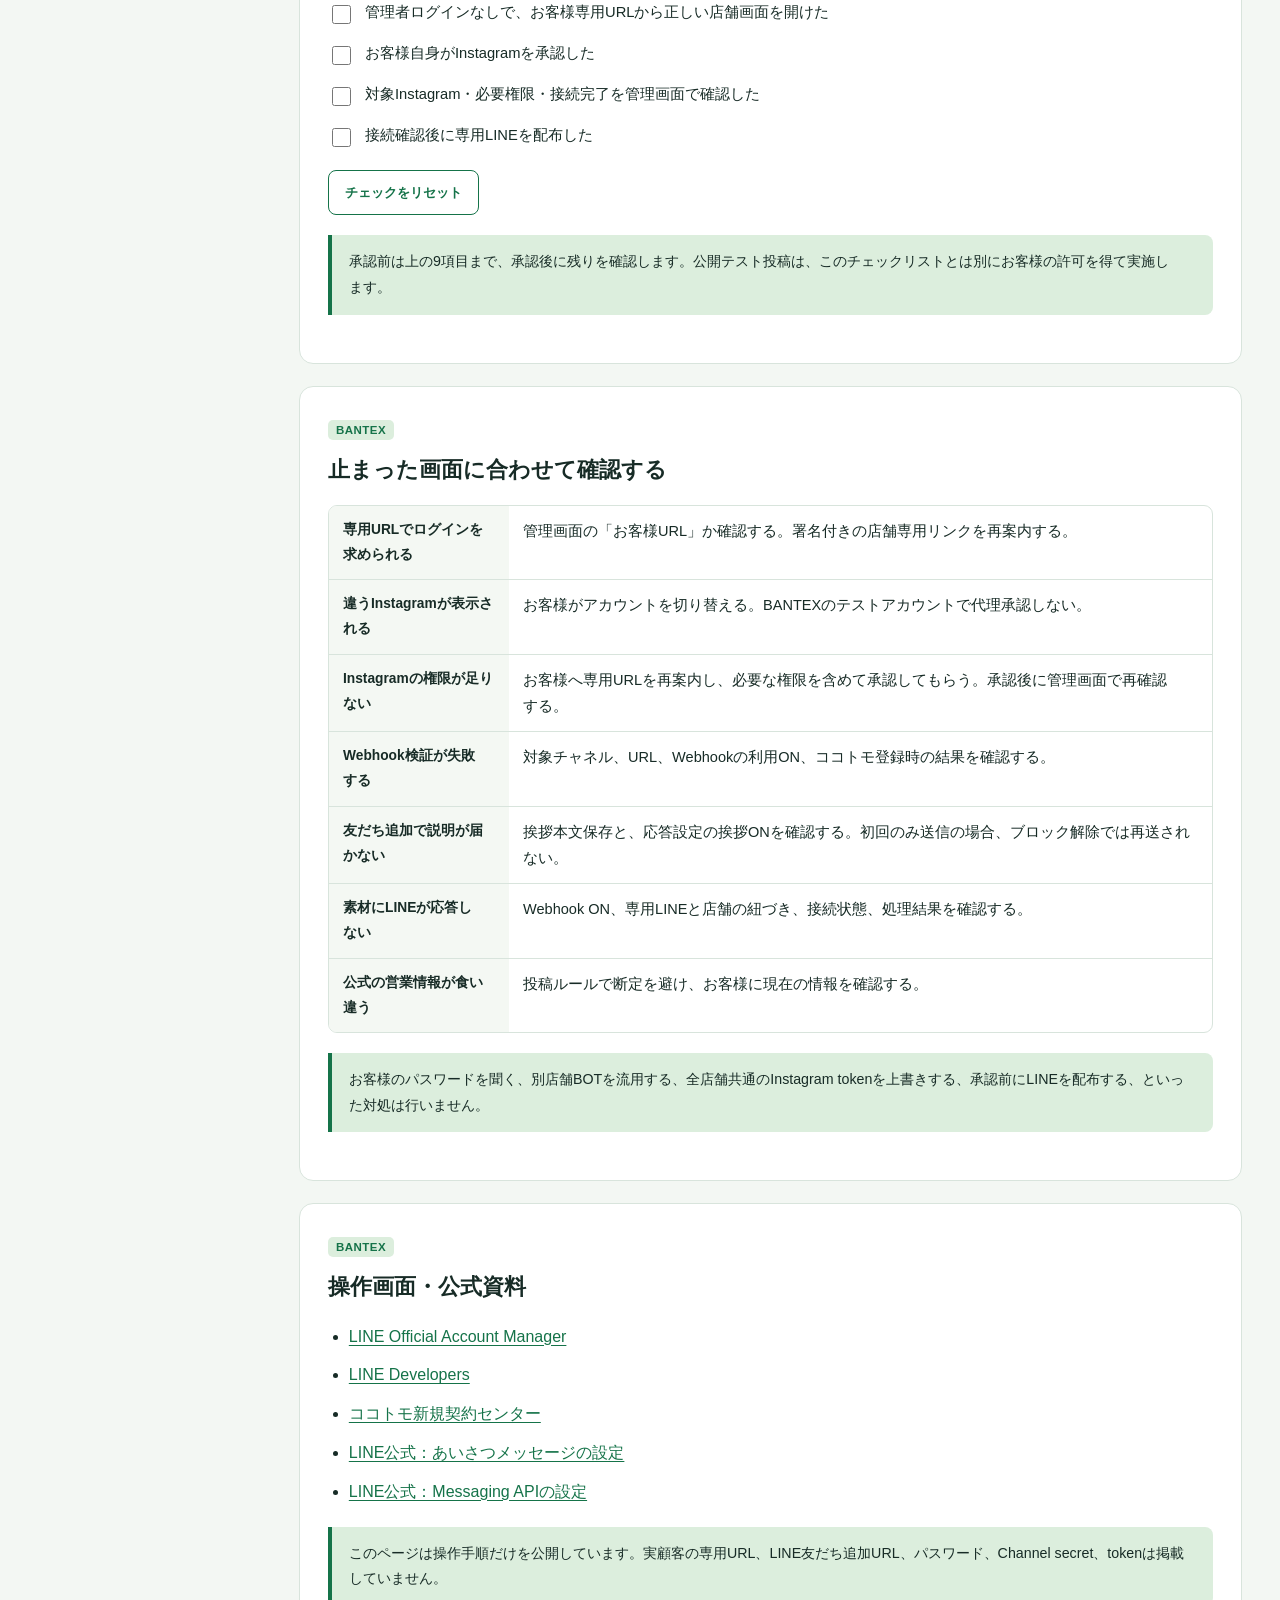
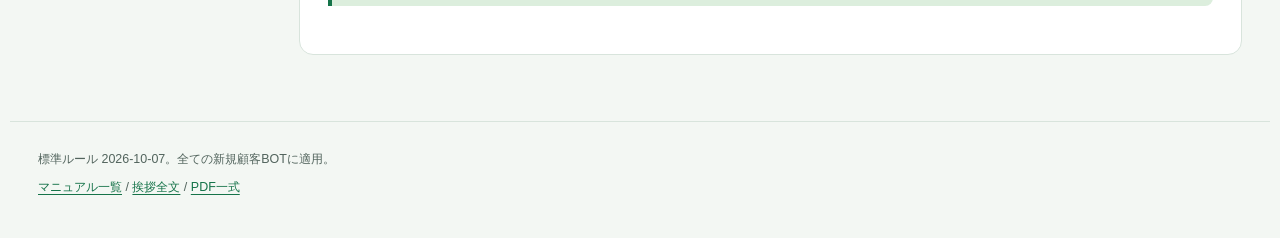
<file: murakami.html>
<!doctype html><html lang="ja"><head><meta charset="utf-8"><meta name="viewport" content="width=device-width,initial-scale=1"><meta name="robots" content="noindex,nofollow"><title>村上さんの新規顧客作成手順 | ココトモSNS</title><meta name="description" content="開く画面・押すボタン・入力内容・確認結果を、上から順に揃えます。"><link rel="stylesheet" href="assets/manual/style.css?v=2026-10-07"><script src="assets/manual/manual.js?v=2026-10-07" defer></script></head><body data-version="2026-10-07"><header class="site-head"><a class="brand" href="index.html">BANTEX <span>ココトモSNS マニュアル</span></a><nav><a href="murakami.html">村上さん用</a><a href="customer-approval.html">お客様の承認</a><a href="greeting-message.html">挨拶の標準文</a></nav></header><main class="page"><div class="hero"><p class="eyebrow">村上さん用 / 2026-10-07 更新</p><h1><span class="keep">村上さん</span>の<span class="keep">新規顧客</span>作成手順</h1><p class="intro">開く画面・押すボタン・入力内容・確認結果を、上から順に揃えます。</p><div class="hero-actions"><a class="button" href="new-store-onboarding.html">新規顧客の作成手順</a><a class="button secondary" href="downloads/admin.pdf">PDFで保存・印刷</a></div></div><ol class="flow"><li><b>1</b><span>店舗調査・専用BOT作成</span></li><li><b>2</b><span>全設定を保存・確認</span></li><li><b>3</b><span>お客様専用URLを案内</span></li><li><b>4</b><span>お客様が<span class="keep">Instagram</span>を承認</span></li><li><b>5</b><span><span class="keep">BANTEX</span>で接続確認</span></li><li><b>6</b><span>確認後に<span class="keep">LINE</span>を配布</span></li></ol><p class="note">この順序を全ての新規顧客BOTで使います。Instagramのログイン・承認はお客様の端末で行います。LINEを案内するのは、承認と接続確認が終わってからです。</p><div class="manual-layout"><aside class="toc"><details open><summary>このページの目次</summary><nav><a href="#research">01 店舗と<span class="keep">Instagram</span>を確認する</a><a href="#line-create">02 店舗専用<span class="keep">LINE</span>を新しく作る</a><a href="#line-api">03 <span class="keep">Messaging API</span>とWebhookを設定する</a><a href="#greeting">04 「<span class="keep">LINE</span>に送るだけ」の挨拶を登録する</a><a href="#line-profile">05 <span class="keep">LINE</span>の店舗プロフィールを公開する</a><a href="#registration">06 ココトモで新規契約を登録する</a><a href="#settings">07 投稿・通知・編集の初期値を揃える</a><a href="#business">08 店舗情報とAIのルールを全て入れる</a><a href="#invite">09 お客様には承認用URLだけを渡す</a><a href="#customer-approval">10 お客様が自分の端末で<span class="keep">Instagram</span>を承認する</a><a href="#connection">11 承認後に対象店舗の接続を確認する</a><a href="#distribute">12 接続確認後に専用<span class="keep">LINE</span>を配布する</a><a href="#checklist">作成・配布前の完了チェック</a><a href="#errors">止まった画面に合わせて確認する</a><a href="#sources">操作画面・公式資料</a></nav></details></aside><article><section id="research" class="manual-section"><header><span class="role">BANTEX</span><h2>01 店舗と<span class="keep">Instagram</span>を確認する</h2></header><ol class="actions"><li>店舗名、公式サイト、Instagramユーザー名を確認する。公開プロフィールと公式サイトが同じ店舗か照合する。</li><li>公式サイト・公開Instagram・お客様の説明から、所在地、公式電話、予約先、業種、商品・サービス、想定するお客様、文章の雰囲気を整理する。</li><li>営業時間・定休日・料金に表記差があれば、その項目は未確認として扱う。担当者名、食材、産地、数量、イベントの開催状況を推測しない。</li><li>Instagramがプロアカウントのビジネスであることをお客様に確認してもらう。</li></ol><p class="note">店舗ごとの設定は、その店舗の情報から作ります。他店の名前・住所・ハッシュタグをそのまま使いません。店舗Instagramのパスワードを預かる必要はありません。</p></section><section id="line-create" class="manual-section"><header><span class="role">BANTEX</span><h2>02 店舗専用<span class="keep">LINE</span>を新しく作る</h2></header><ol class="actions"><li><a href="https://manager.line.biz/" target="_blank" rel="noopener">LINE Official Account Manager</a>へBANTEX管理用アカウントでログインし、「作成」を開く。</li><li>表示名を「店舗名 インスタ連携」にする。20文字以内に収める。会社名は株式会社バンテックス、業種は店舗の実際の業種を選ぶ。</li><li>BANTEX管理用の既存ビジネスマネージャー組織を選ぶ。今回の作成例は「bantex」。</li><li>表示された規約と追加同意を担当者が確認し、同意して作成を完了する。アカウント名とLINE IDを確認する。</li></ol><p class="note">Instagramアカウント1つに、新しい専用LINE BOTを1つ作ります。既存の他店舗BOTを流用・共用しません。AIで作業する場合も、画面で必要な規約同意や権限付与の確認は省略しません。</p></section><section id="line-api" class="manual-section"><header><span class="role">BANTEX</span><h2>03 <span class="keep">Messaging API</span>とWebhookを設定する</h2></header><ol class="actions"><li>新しいLINEの「設定」→「Messaging API」→「Messaging APIを利用する」を開き、既存Provider「BANTEX」を選ぶ。</li><li><a href="https://developers.line.biz/console/" target="_blank" rel="noopener">LINE Developers</a>で「BANTEX」→今作った店舗のチャネルを開く。</li><li>「Messaging API設定」でWebhook URLを下の値にし、「Webhookの利用」「Webhookの再送」「エラーの統計情報」をONにする。</li><li>「検証」を押して「成功」を確認する。チャネル基本設定のChannel ID・Channel secretを新規契約フォームへ直接登録する。</li></ol><dl class="field-map"><div><dt>Provider</dt><dd>BANTEX</dd></div><div><dt>Webhook URL</dt><dd><code class="technical">https://kokotomo-toc-bot.onrender.com/callback</code></dd></div><div><dt>プライバシーポリシー</dt><dd><a class="technical" href="https://www.bantex.jp/privacy.html">https://www.bantex.jp/privacy.html</a></dd></div><div><dt>利用規約</dt><dd><a class="technical" href="https://www.bantex.jp/terms.html">https://www.bantex.jp/terms.html</a></dd></div></dl><p class="note">アクセストークンはココトモの新規契約登録時に自動発行されます。Channel secret・token・パスワード・認証コードは、マニュアル、チャット、メール、公開スクリーンショットへ載せません。Provider BANTEXが出ない場合は管理権限を確認します。</p></section><section id="greeting" class="manual-section"><header><span class="role">BANTEX</span><h2>04 「<span class="keep">LINE</span>に送るだけ」の挨拶を登録する</h2></header><ol class="actions"><li>LINE Official Account Managerの「あいさつメッセージ」を開く。LINE Developersの挨拶「編集」からも同じ設定画面へ進める。</li><li>初期の「最新情報を配信します」という定型文を、下の標準本文に置き換えて保存する。</li><li>「はじめて友だち追加されたときにのみ送信」をONにする。</li><li>「設定」→「応答設定」で下の状態に揃える。</li><li>ページを再読込し、本文・初回のみ送信・あいさつON・Webhook ONを確認する。</li></ol><div class="copy-box"><button type="button" class="copy-button">本文をコピー</button><pre>友だち追加ありがとうございます！
ココトモSNSです😊

📷 写真・動画を、このLINEに送るだけ。
AIが素材を編集し、投稿文とハッシュタグを作ってInstagramへ投稿します。

【使い方】
① 写真・動画を送る
② 紹介したい内容を続けて送る
例：「今日のおすすめです」「この文字を入れて」

「明るくして」「落ち着いた雰囲気で」など、編集の希望もこのLINEに送れます。

すぐ投稿したい場合は「すぐ投稿して！」、予約したい場合は「定時投稿して！」を選べます。

投稿内容の確認や修正も、LINEに届く案内から行えます。
まずは写真を1枚送ってみてください✨</pre><span class="copy-status" aria-live="polite"></span></div><dl class="field-map"><div><dt>チャット</dt><dd><strong class="off">OFF</strong></dd></div><div><dt>あいさつメッセージ</dt><dd><strong class="on">ON</strong></dd></div><div><dt>あいさつの送信条件</dt><dd>初めて友だち追加された時のみ</dd></div><div><dt>応答メッセージ</dt><dd><strong class="off">OFF</strong></dd></div><div><dt>Webhook</dt><dd><strong class="on">ON</strong></dd></div><div><dt>Webhook再送・エラー統計</dt><dd>両方ON</dd></div><div><dt>グループ・複数人トーク参加</dt><dd>OFF</dd></div><div><dt>写真・動画の受信</dt><dd>ON</dd></div></dl><p class="note">本文を保存するだけでは配信されません。あいさつメッセージをONにするところまでが作成作業です。以前の「挨拶をOFF」は、新規顧客BOTでは使いません。</p></section><section id="line-profile" class="manual-section"><header><span class="role">BANTEX</span><h2>05 <span class="keep">LINE</span>の店舗プロフィールを公開する</h2></header><ol class="actions"><li>公式サイトや店舗提供の画像から、店舗が分かるアイコンを設定する。</li><li>ステータスメッセージは「写真・動画でInstagram投稿」を標準にする。紹介文は店舗の内容に合わせる。</li><li>確認済みの郵便番号、所在地、アクセス、公式電話、公式サイト・予約先、店舗Instagramを登録する。</li><li>不要な空のSNS欄を除き、店舗に合わせたブランド色を設定する。</li><li>「公開」を実行し、公開済みの表示を確認する。</li></ol><p class="note">責任者名、営業時間、定休日、支払方法、予算など、確認できていない情報を埋めるために推測しません。</p></section><section id="registration" class="manual-section"><header><span class="role">BANTEX</span><h2>06 ココトモで新規契約を登録する</h2></header><ol class="actions"><li><a href="https://kokotomo-sns.bantex.jp/sns-admin/onboarding" target="_blank" rel="noopener">ココトモの新規契約センター</a>をBANTEX管理者で開く。</li><li>予約投稿枠を1日1枠、月間総投稿上限を31回にする。新しく作った専用LINEであること、Provider BANTEXであることを確認してチェックする。</li><li>専用チャネルのChannel ID・Channel secretを保護された入力欄へ直接登録する。</li><li>作成を実行し、token発行・Webhook設定・疎通確認の成功、店舗ID、お客様専用画面の発行を確認する。</li><li>管理画面で店舗名、予定するInstagramユーザー名とプロフィールURLを登録し、次の店舗設定へ進む。</li></ol><p class="note">初期フォームにない項目は、登録後の店舗画面で保存します。「登録できた」だけで設定完了とはしません。料金・請求条件は顧客との合意に従い、投稿枠の設定から新たな支払いや有料契約を発生させません。</p></section><section id="settings" class="manual-section"><header><span class="role">BANTEX</span><h2>07 投稿・通知・編集の初期値を揃える</h2></header><p>お客様が別の条件を明確に指定していない場合、今回の作成と同じ初期値に揃えます。フォーム初期値のまま終了せず、登録後に保存してください。</p><dl class="field-map"><div><dt>予約投稿枠</dt><dd>1日1枠</dd></div><div><dt>月間の総投稿上限</dt><dd>31回。即時投稿と予約投稿の合計。</dd></div><div><dt>予約時刻</dt><dd>17:00。お客様の明確な指定がある場合だけ調整。</dd></div><div><dt>AI動画編集上限</dt><dd>月31回</dd></div><div><dt>画像加工・動画AI編集</dt><dd>ON</dd></div><div><dt>すぐ投稿</dt><dd>ON</dd></div><div><dt>投稿完了LINE通知</dt><dd>ON</dd></div><div><dt>顔ぼかし</dt><dd>ON</dd></div></dl><ol class="actions"><li>店舗画面の「設定」を開き、投稿時刻・通知・加工・顔ぼかしを保存する。</li><li>管理画面で月間総投稿上限・動画編集上限を確認する。</li><li>保存後にページを再読込し、1日1枠・17:00・月31回・通知ON・顔ぼかしONが一致することを確認する。</li></ol></section><section id="business" class="manual-section"><header><span class="role">BANTEX</span><h2>08 店舗情報とAIのルールを全て入れる</h2></header><dl class="field-map"><div><dt>店舗プロフィール</dt><dd>業種、店舗名、業態・紹介、所在地、責任者、必須表示情報、商品・サービス、店内・設備、想定するお客様。</dd></div><div><dt>投稿文の雰囲気</dt><dd>その店舗に合う丁寧な日本語。大げさな最上級を避け、写真や説明で確認できる魅力を具体的に伝える。</dd></div><div><dt>投稿文ルール</dt><dd>料理名・商品名・食材・産地・価格・数量・キャンペーンを推測しない。読みやすく改行し、最後に店舗名・所在地・公式予約先を案内する。</dd></div><div><dt>ハッシュタグ</dt><dd>本文末尾に5個。地域名と地域＋業種の2タグを店舗ごとに固定し、残り3タグは投稿内容に合わせる。飲食店なら地域グルメ、他業種ならその業種に合うタグにする。未確認のブランド・産地・食材タグは使わない。</dd></div><div><dt>画像加工</dt><dd>元の被写体・実物・数量・盛り付けを保ち、自然な明るさと色補正で見せる。文字入れは店舗から指定がある場合に行う。</dd></div><div><dt>動画編集</dt><dd>実際の素材と店舗らしさを保ち、短く分かりやすく伝える。料理名・価格・企画のテロップは確認済みの情報だけ使う。BGMは会話や調理音を妨げない音量にする。</dd></div><div><dt>避ける内容</dt><dd>未確認の営業情報、値引き、期間限定、在庫・空席、周年イベントを創作しない。顔・個人情報は判別できないよう配慮する。</dd></div></dl><p class="note">肉バルでの例：地域タグは #銀座 #銀座グルメ。料理の説明で黒毛和牛使用が確認できたハンバーグ投稿では #銀座ディナー #ハンバーグ #黒毛和牛 を組み合わせます。この地域・料理タグを他店舗にそのまま移しません。</p><ol class="actions"><li>公式情報から各欄を記入し、店舗設定を保存する。</li><li>保存後に再取得し、入力した文章・ルール・ON/OFFが残っていることを照合する。</li><li>公式情報とお客様の説明が違う場合は、未確認の点をお客様に確認する。</li></ol></section><section id="invite" class="manual-section"><header><span class="role">BANTEX</span><h2>09 お客様には承認用URLだけを渡す</h2></header><ol class="actions"><li>管理画面で、この店舗の「お客様URL」を取得する。店舗ごとの専用リンクを使う。</li><li>管理者としてログインしていない環境で専用URLを開き、正しい店舗画面が表示されることを確認する。</li><li>下の案内文へその店舗の専用URLを貼り、宛先と送信指示を確認してお客様へ案内する。</li><li>この段階では投稿用LINEの友だち追加URL・QRコードを渡さない。</li></ol><div class="copy-box"><button type="button" class="copy-button">本文をコピー</button><pre>ココトモSNSの店舗設定が完了しました。
以下の店舗専用URLを開いてください。

【発行されたお客様専用URLをここに貼る】

設定の「Instagram連携」から「Instagramを接続」を押し、店舗のInstagramでログインして連携を許可してください。
Instagramの認証はお客様の端末で行います。パスワードを当社にお知らせいただく必要はありません。

承認が終わりましたら、このLINEにご返信ください。こちらで接続を確認した後、写真・動画の送信用LINEをご案内します。</pre><span class="copy-status" aria-live="polite"></span></div><p class="note">使うのはID・パスワード不要のお客様専用URLです。通常の管理画面URLだけ、他店舗のリンク、期限付きのInstagram OAuth URLをそのまま渡さないでください。実顧客の専用URLはこの公開マニュアルに掲載しません。</p></section><section id="customer-approval" class="manual-section"><header><span class="role">お客様</span><h2>10 お客様が自分の端末で<span class="keep">Instagram</span>を承認する</h2></header><ol class="actions"><li>BANTEXから届いた店舗専用URLを開く。店舗名が自分のお店になっていることを確認する。</li><li>「設定」→「Instagram連携」→「Instagramを接続」を押す。</li><li>店舗のInstagramでログインする。表示されるユーザー名が予定する店舗アカウントと一致するか確認する。</li><li>必要な権限を確認して「許可」を押す。別のアカウントが表示された場合は、許可せず店舗アカウントに切り替える。</li><li>連携完了の表示を確認し、BANTEXへ「承認完了」と連絡する。</li></ol><p class="note">BANTEX側でお客様のInstagramへ代理ログイン・代理承認は行いません。認証コードやパスワードをメール・LINEへ送る必要もありません。</p></section><section id="connection" class="manual-section"><header><span class="role">BANTEX</span><h2>11 承認後に対象店舗の接続を確認する</h2></header><ol class="actions"><li>対象店舗の開通状況・管理画面を再読込する。</li><li>Instagramの接続済み表示とユーザー名を確認する。別店舗やテストアカウントが接続されていないか照合する。</li><li>投稿に必要なプロフィール参照・コンテンツ公開の権限が揃っていることと、投稿を開始できる状態を確認する。</li><li>保存済みの店舗設定、専用LINE、予定するInstagramが同じ店舗に紐づくことを確認する。</li></ol><p class="note">お客様が「承認した」と連絡しただけで開通完了にはしません。管理画面の実体で確認します。確認待ち・権限不足のままLINEを配布しません。</p></section><section id="distribute" class="manual-section"><header><span class="role">BANTEX</span><h2>12 接続確認後に専用<span class="keep">LINE</span>を配布する</h2></header><ol class="actions"><li>対象店舗専用のLINE友だち追加URLを取得する。別店舗のURLを混ぜない。</li><li>下の文面へその店舗のLINE URLを貼り、接続確認後にお客様へ案内する。</li><li>お客様の友だち追加時に「写真・動画を、このLINEに送るだけ」の挨拶が届くことを確認する。</li><li>公開してよい素材で初回投稿を行う場合は、お客様と内容・公開タイミングを確認してから実施する。</li></ol><div class="copy-box"><button type="button" class="copy-button">本文をコピー</button><pre>Instagramとの接続を確認できました。
写真・動画の送信用LINEはこちらです。

【この店舗専用のLINE友だち追加URLをここに貼る】

友だち追加すると使い方が届きます。写真・動画と紹介したい内容を、このLINEに送ってください。
「明るくして」「この文字を入れて」などの編集希望もLINEで伝えられます。</pre><span class="copy-status" aria-live="polite"></span></div><p class="note">投稿用LINEは店舗スタッフ用です。一般のお客様への宣伝用LINEや公開配布用QRとして案内しません。接続成功と、実際のInstagram投稿成功は分けて確認します。</p></section><section id="checklist" class="manual-section"><header><span class="role">BANTEX</span><h2>作成・配布前の完了チェック</h2></header><p>チェックはこの端末のブラウザにだけ保存されます。次の顧客ではリセットしてください。</p><div class="checklist"><label><input type="checkbox" data-check="0"><span>専用LINEが新規作成され、店舗Instagramと1対1である</span></label><label><input type="checkbox" data-check="1"><span>Provider BANTEXと既存組織を確認した</span></label><label><input type="checkbox" data-check="2"><span>挨拶本文を保存し、初回のみ送信と挨拶ONを再読込で確認した</span></label><label><input type="checkbox" data-check="3"><span>Webhook利用・再送・エラー統計ONと、検証「成功」を確認した</span></label><label><input type="checkbox" data-check="4"><span>LINEプロフィールを公開済み表示まで確認した</span></label><label><input type="checkbox" data-check="5"><span>1日1枠・17:00・月31投稿・月31動画編集を保存して照合した</span></label><label><input type="checkbox" data-check="6"><span>完了LINE通知・画像加工・動画編集・顔ぼかしONを確認した</span></label><label><input type="checkbox" data-check="7"><span>店舗情報・文章・ハッシュタグ・画像・動画・避ける内容を保存して照合した</span></label><label><input type="checkbox" data-check="8"><span>管理者ログインなしで、お客様専用URLから正しい店舗画面を開けた</span></label><label><input type="checkbox" data-check="9"><span>お客様自身がInstagramを承認した</span></label><label><input type="checkbox" data-check="10"><span>対象Instagram・必要権限・接続完了を管理画面で確認した</span></label><label><input type="checkbox" data-check="11"><span>接続確認後に専用LINEを配布した</span></label></div><button class="reset-checks" type="button">チェックをリセット</button><p class="note">承認前は上の9項目まで、承認後に残りを確認します。公開テスト投稿は、このチェックリストとは別にお客様の許可を得て実施します。</p></section><section id="errors" class="manual-section"><header><span class="role">BANTEX</span><h2>止まった画面に合わせて確認する</h2></header><dl class="field-map"><div><dt>専用URLでログインを求められる</dt><dd>管理画面の「お客様URL」か確認する。署名付きの店舗専用リンクを再案内する。</dd></div><div><dt>違うInstagramが表示される</dt><dd>お客様がアカウントを切り替える。BANTEXのテストアカウントで代理承認しない。</dd></div><div><dt>Instagramの権限が足りない</dt><dd>お客様へ専用URLを再案内し、必要な権限を含めて承認してもらう。承認後に管理画面で再確認する。</dd></div><div><dt>Webhook検証が失敗する</dt><dd>対象チャネル、URL、Webhookの利用ON、ココトモ登録時の結果を確認する。</dd></div><div><dt>友だち追加で説明が届かない</dt><dd>挨拶本文保存と、応答設定の挨拶ONを確認する。初回のみ送信の場合、ブロック解除では再送されない。</dd></div><div><dt>素材にLINEが応答しない</dt><dd>Webhook ON、専用LINEと店舗の紐づき、接続状態、処理結果を確認する。</dd></div><div><dt>公式の営業情報が食い違う</dt><dd>投稿ルールで断定を避け、お客様に現在の情報を確認する。</dd></div></dl><p class="note">お客様のパスワードを聞く、別店舗BOTを流用する、全店舗共通のInstagram tokenを上書きする、承認前にLINEを配布する、といった対処は行いません。</p></section><section id="sources" class="manual-section"><header><span class="role">BANTEX</span><h2>操作画面・公式資料</h2></header><ul class="links"><li><a href="https://manager.line.biz/" target="_blank" rel="noopener">LINE Official Account Manager</a></li><li><a href="https://developers.line.biz/console/" target="_blank" rel="noopener">LINE Developers</a></li><li><a href="https://kokotomo-sns.bantex.jp/sns-admin/onboarding" target="_blank" rel="noopener">ココトモ新規契約センター</a></li><li><a href="https://www.lycbiz.com/jp/manual/OfficialAccountManager/greeting-message/" target="_blank" rel="noopener">LINE公式：あいさつメッセージの設定</a></li><li><a href="https://developers.line.biz/ja/docs/messaging-api/building-bot/" target="_blank" rel="noopener">LINE公式：Messaging APIの設定</a></li></ul><p class="note">このページは操作手順だけを公開しています。実顧客の専用URL、LINE友だち追加URL、パスワード、Channel secret、tokenは掲載していません。</p></section></article></div></main><footer><p>標準ルール 2026-10-07。全ての新規顧客BOTに適用。</p><p><a href="index.html">マニュアル一覧</a> / <a href="greeting-message.html">挨拶全文</a> / <a href="downloads/complete.pdf">PDF一式</a></p></footer></body></html>
</file>
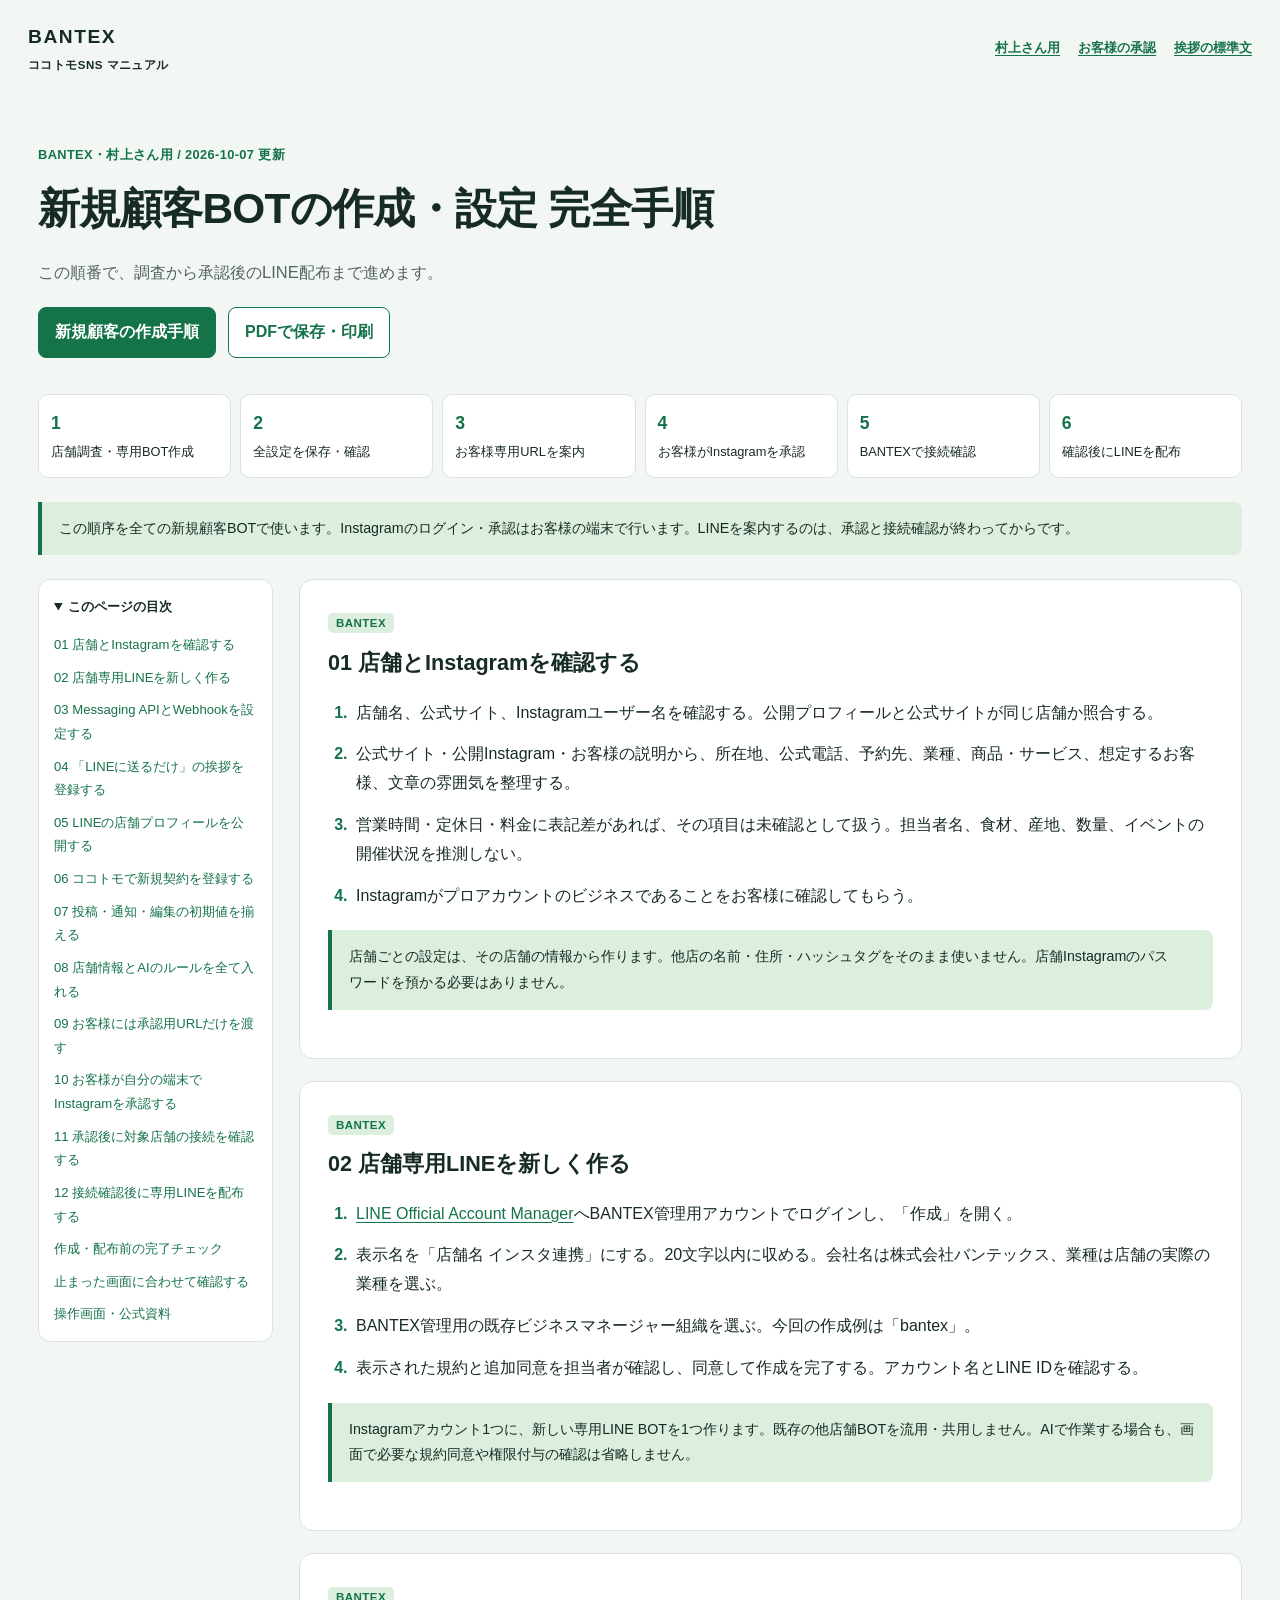
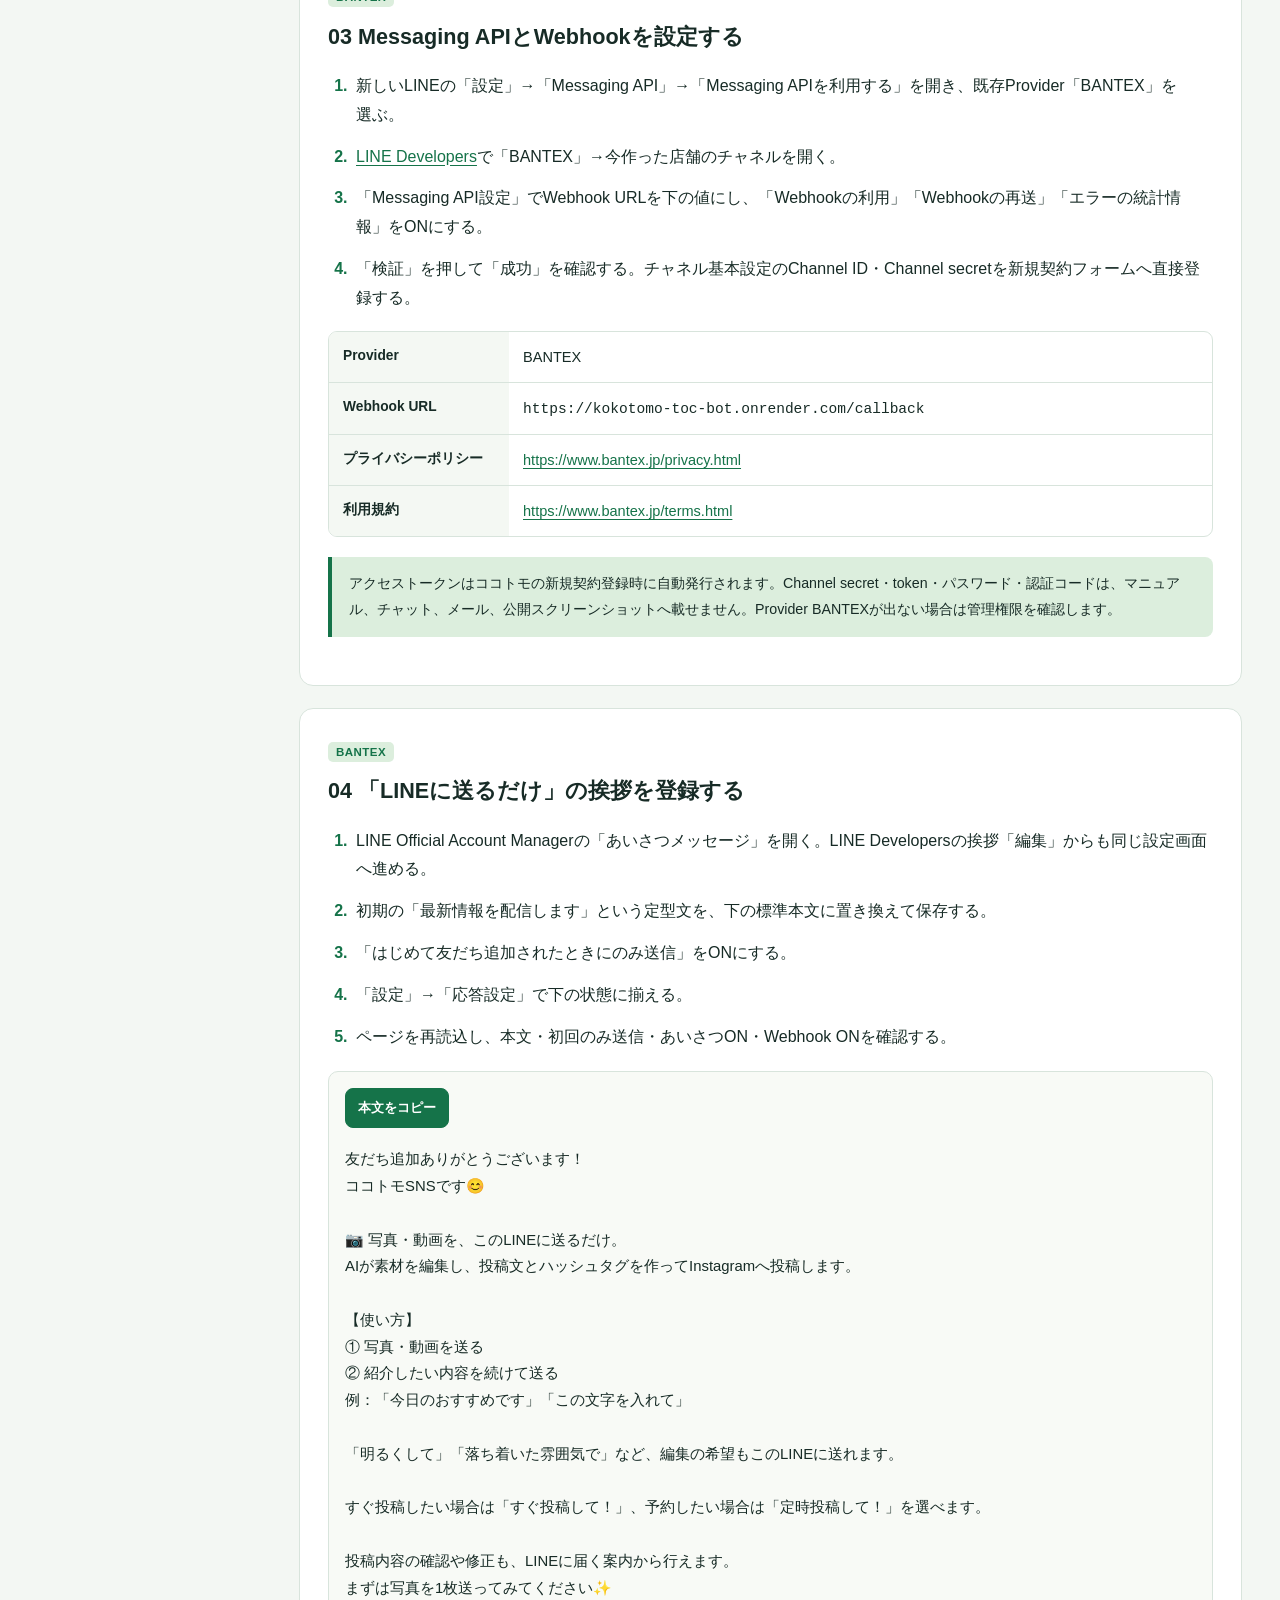
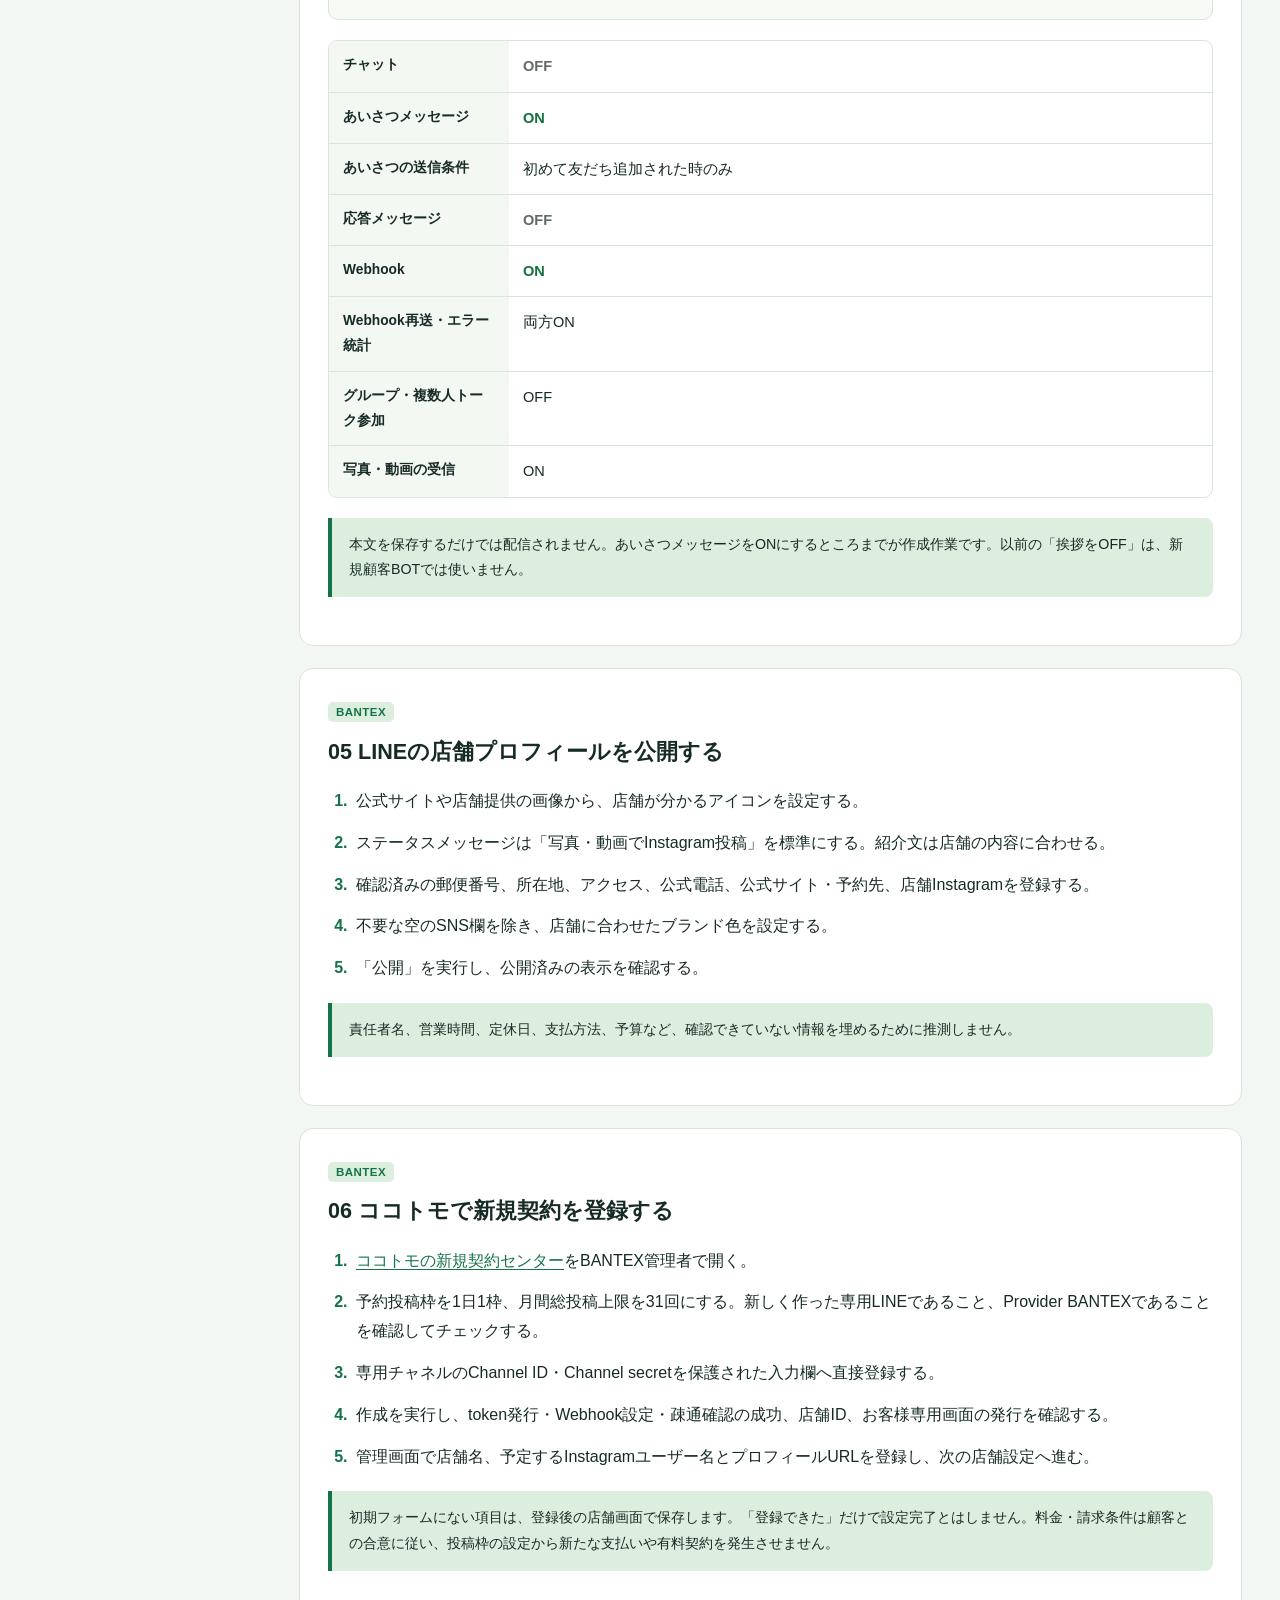
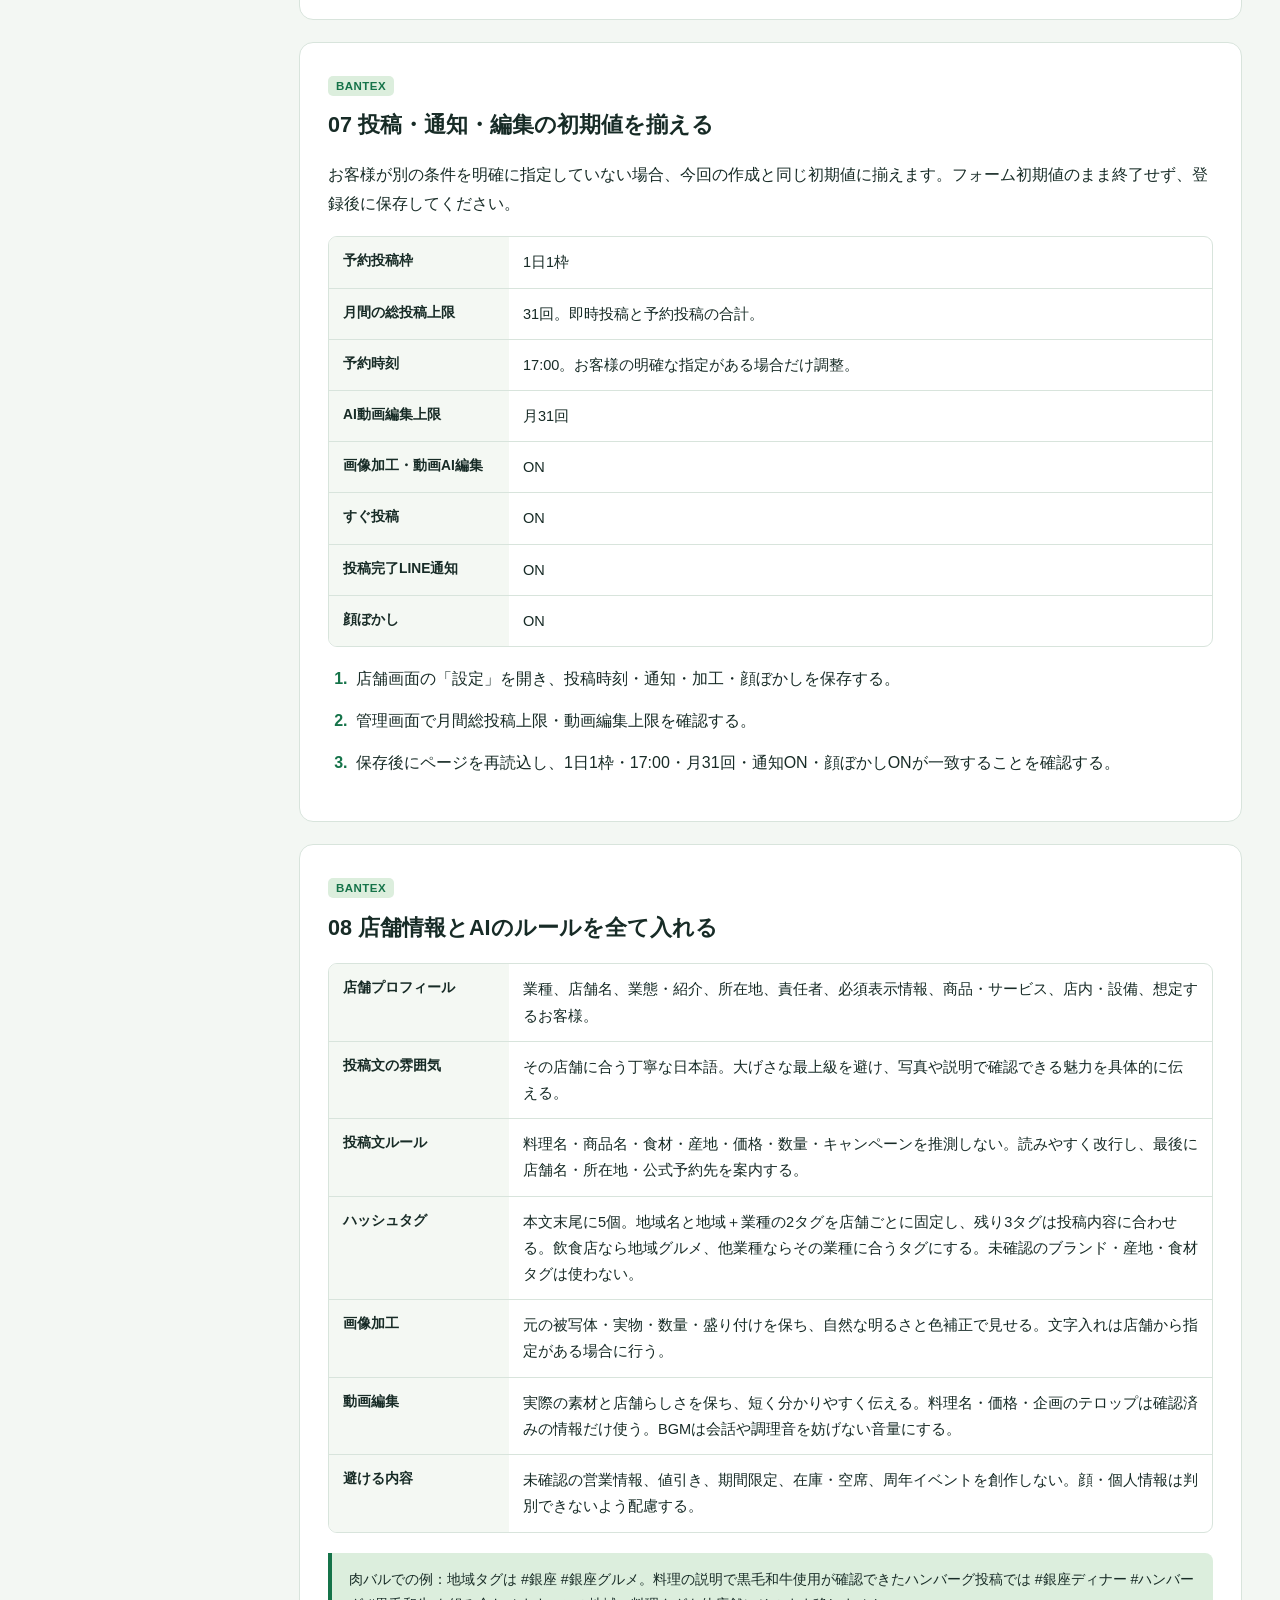
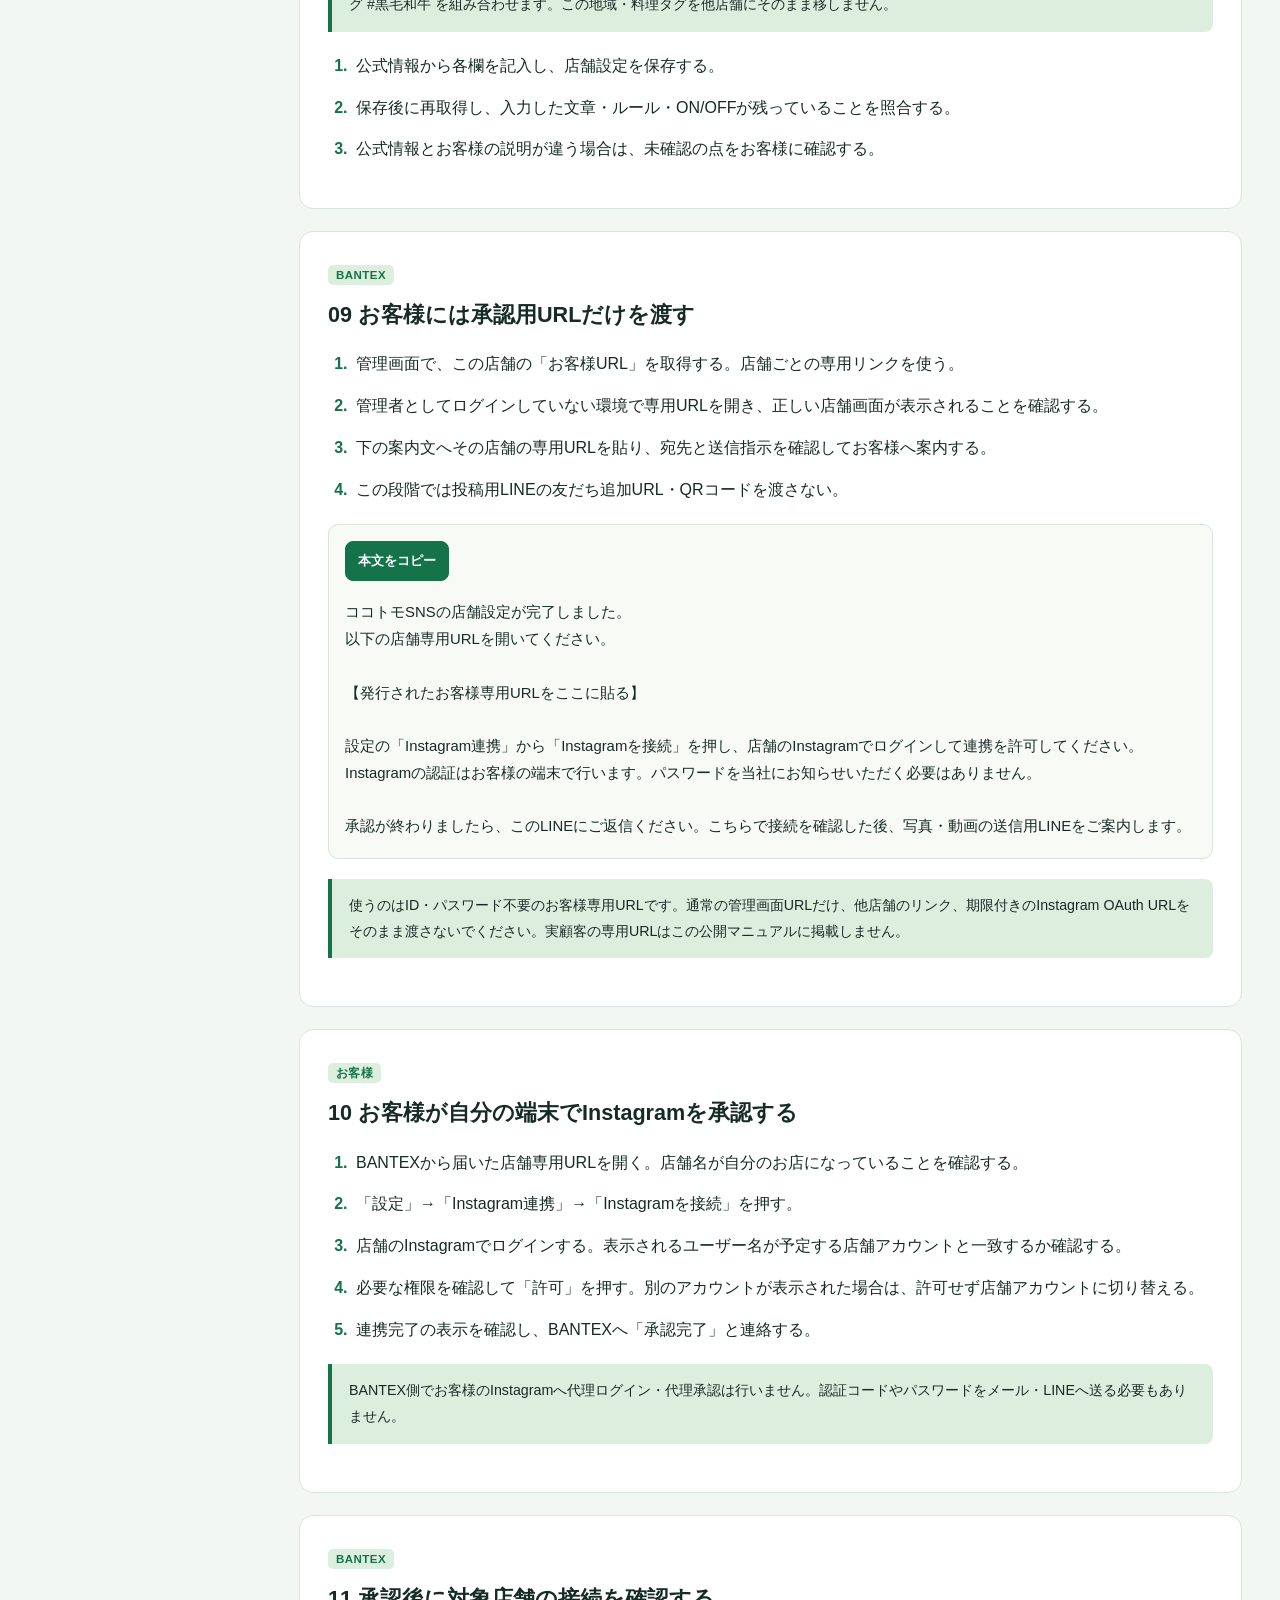
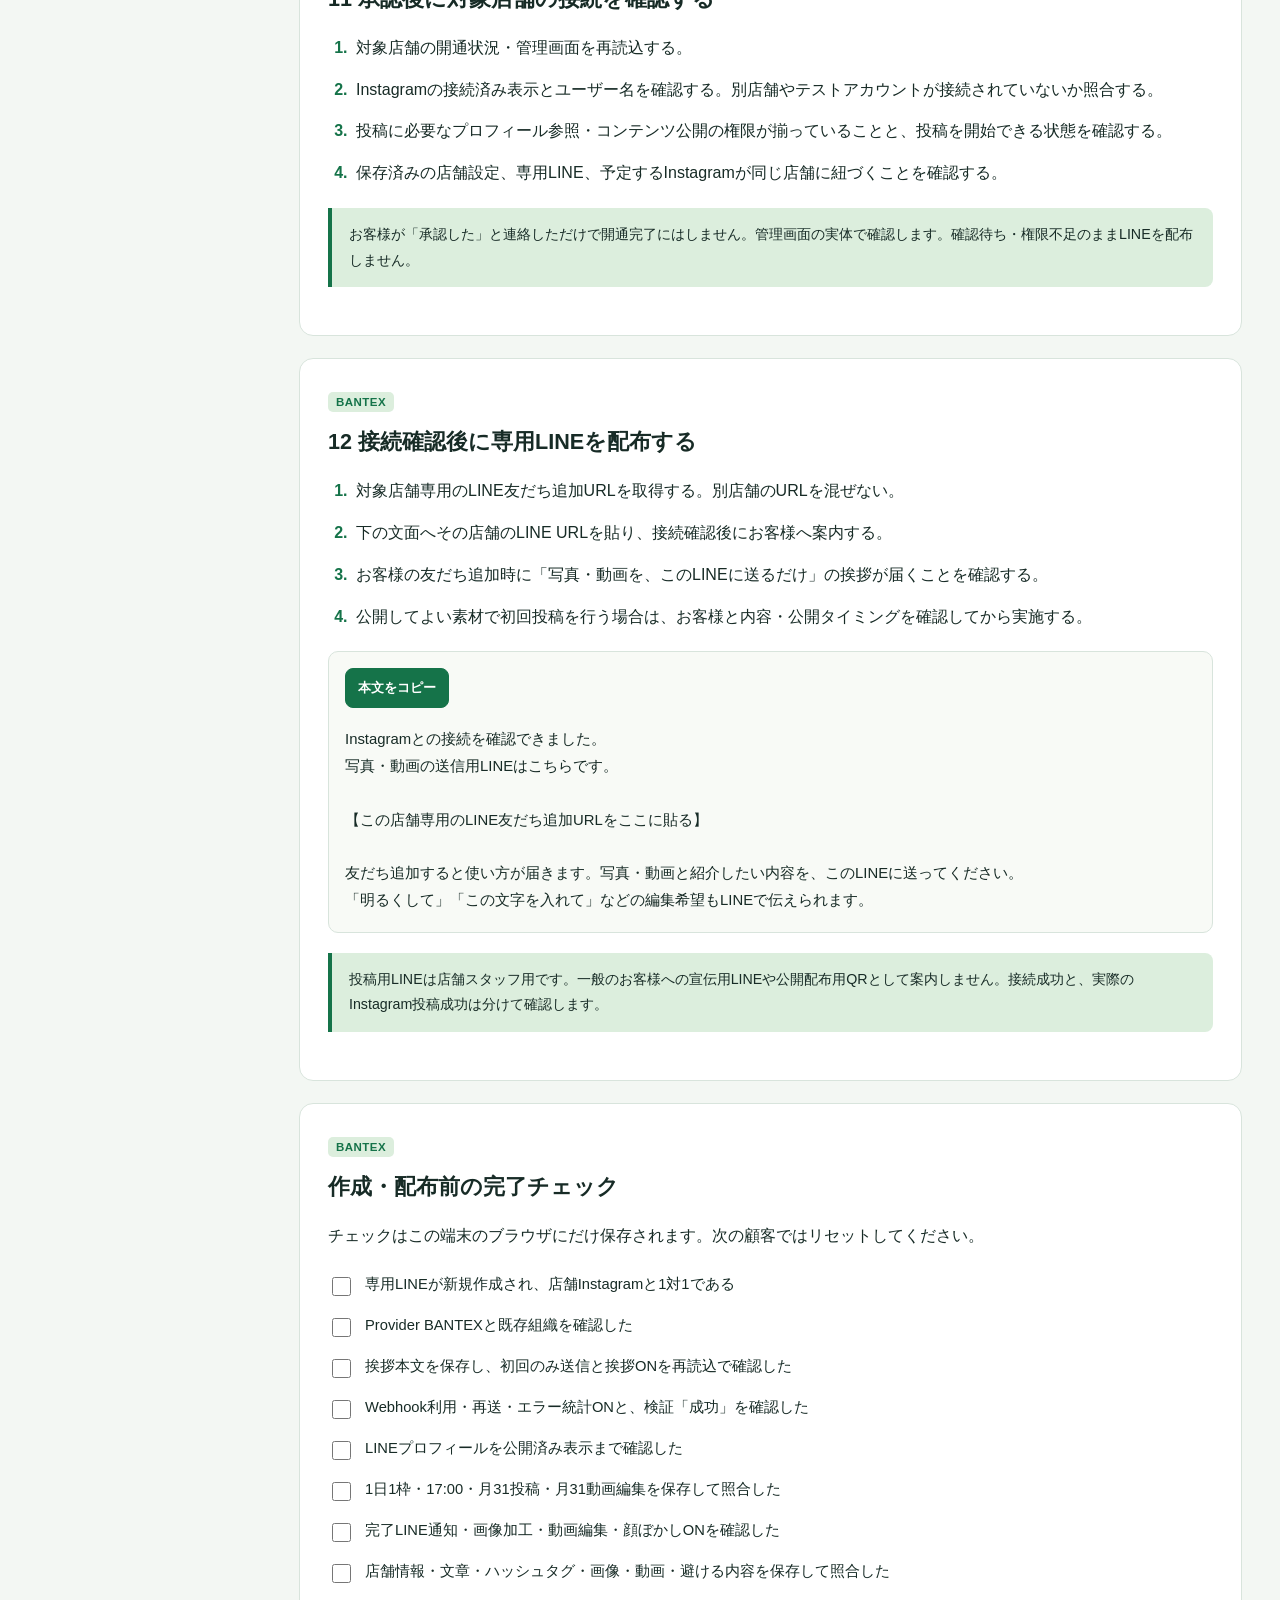
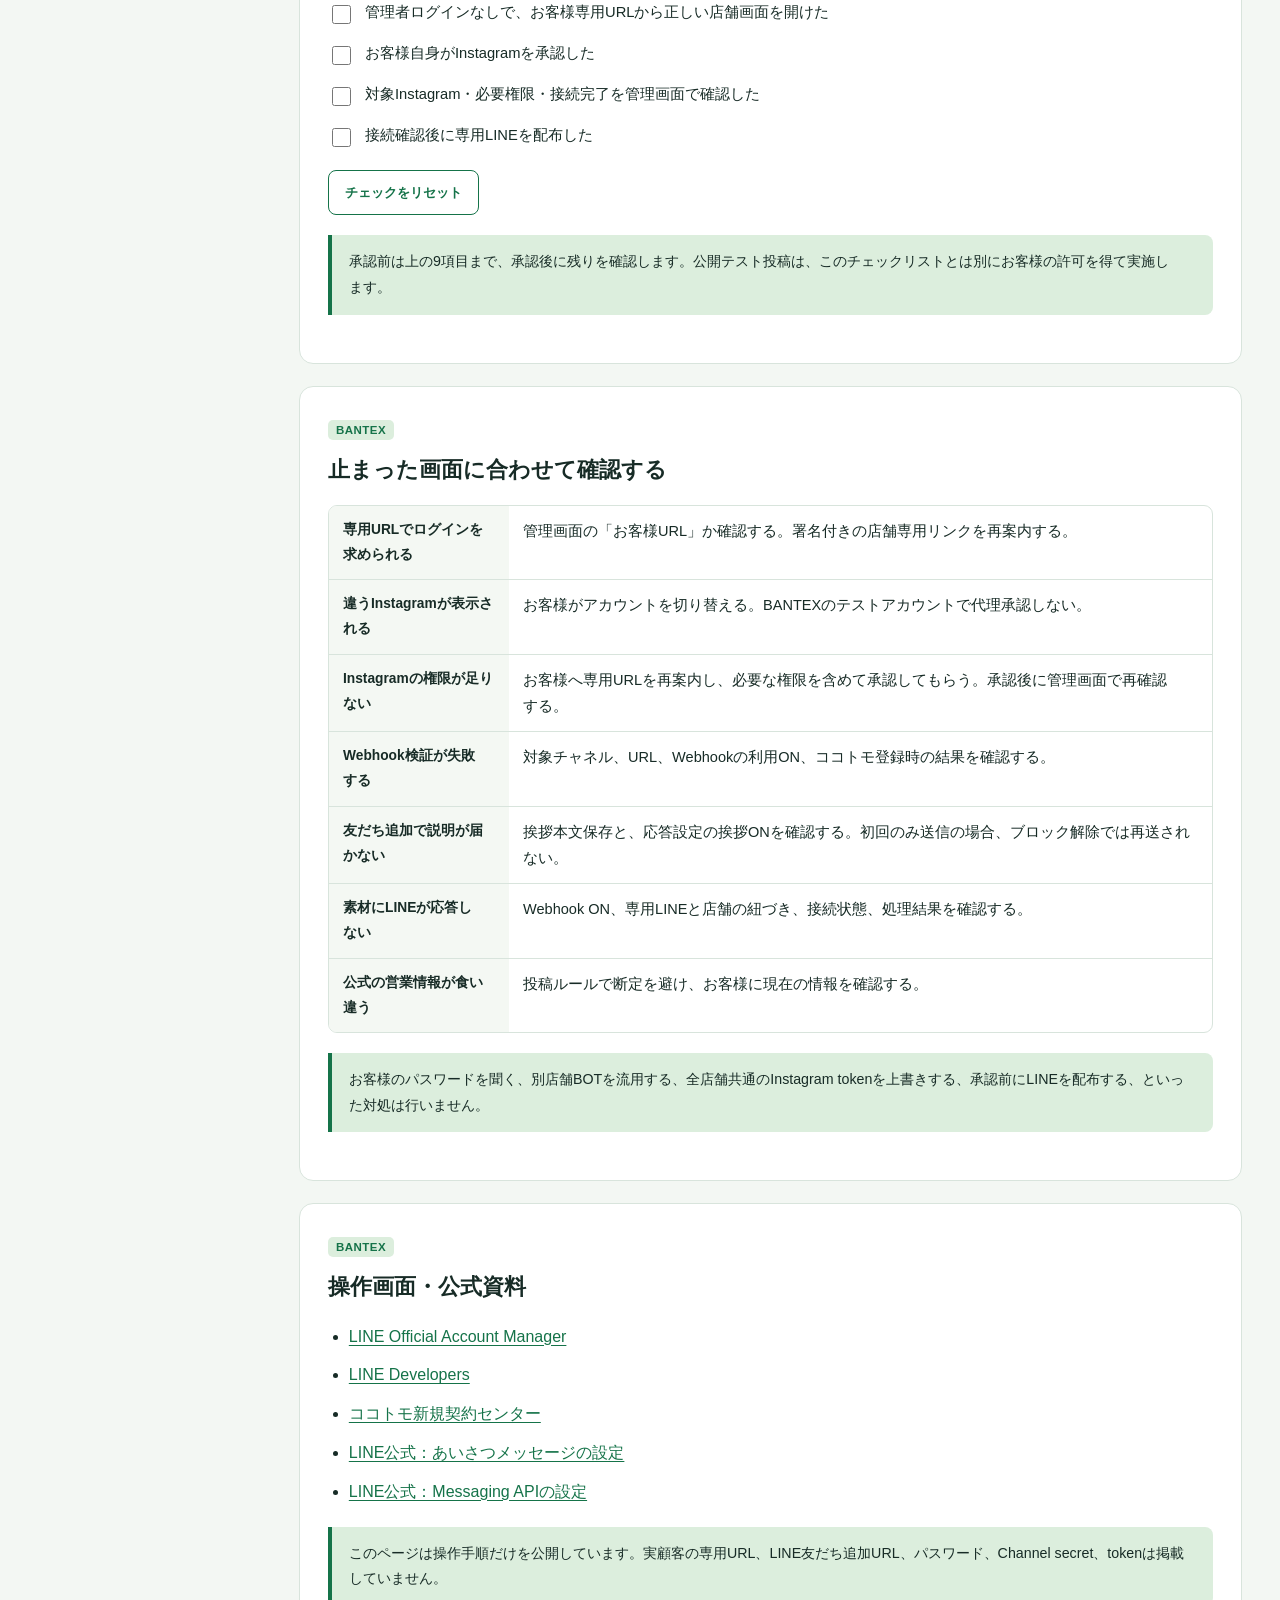
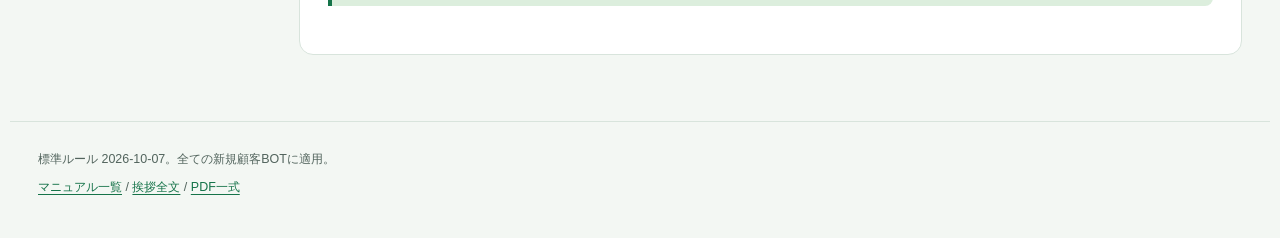
<file: new-store-onboarding.html>
<!doctype html><html lang="ja"><head><meta charset="utf-8"><meta name="viewport" content="width=device-width,initial-scale=1"><meta name="robots" content="noindex,nofollow"><title>新規顧客BOTの作成・設定 完全手順 | ココトモSNS</title><meta name="description" content="この順番で、調査から承認後のLINE配布まで進めます。"><link rel="stylesheet" href="assets/manual/style.css?v=2026-10-07"><script src="assets/manual/manual.js?v=2026-10-07" defer></script></head><body data-version="2026-10-07"><header class="site-head"><a class="brand" href="index.html">BANTEX <span>ココトモSNS マニュアル</span></a><nav><a href="murakami.html">村上さん用</a><a href="customer-approval.html">お客様の承認</a><a href="greeting-message.html">挨拶の標準文</a></nav></header><main class="page"><div class="hero"><p class="eyebrow">BANTEX・村上さん用 / 2026-10-07 更新</p><h1><span class="keep">新規顧客</span>BOTの作成・設定 完全手順</h1><p class="intro">この順番で、調査から承認後のLINE配布まで進めます。</p><div class="hero-actions"><a class="button" href="new-store-onboarding.html">新規顧客の作成手順</a><a class="button secondary" href="downloads/admin.pdf">PDFで保存・印刷</a></div></div><ol class="flow"><li><b>1</b><span>店舗調査・専用BOT作成</span></li><li><b>2</b><span>全設定を保存・確認</span></li><li><b>3</b><span>お客様専用URLを案内</span></li><li><b>4</b><span>お客様が<span class="keep">Instagram</span>を承認</span></li><li><b>5</b><span><span class="keep">BANTEX</span>で接続確認</span></li><li><b>6</b><span>確認後に<span class="keep">LINE</span>を配布</span></li></ol><p class="note">この順序を全ての新規顧客BOTで使います。Instagramのログイン・承認はお客様の端末で行います。LINEを案内するのは、承認と接続確認が終わってからです。</p><div class="manual-layout"><aside class="toc"><details open><summary>このページの目次</summary><nav><a href="#research">01 店舗と<span class="keep">Instagram</span>を確認する</a><a href="#line-create">02 店舗専用<span class="keep">LINE</span>を新しく作る</a><a href="#line-api">03 <span class="keep">Messaging API</span>とWebhookを設定する</a><a href="#greeting">04 「<span class="keep">LINE</span>に送るだけ」の挨拶を登録する</a><a href="#line-profile">05 <span class="keep">LINE</span>の店舗プロフィールを公開する</a><a href="#registration">06 ココトモで新規契約を登録する</a><a href="#settings">07 投稿・通知・編集の初期値を揃える</a><a href="#business">08 店舗情報とAIのルールを全て入れる</a><a href="#invite">09 お客様には承認用URLだけを渡す</a><a href="#customer-approval">10 お客様が自分の端末で<span class="keep">Instagram</span>を承認する</a><a href="#connection">11 承認後に対象店舗の接続を確認する</a><a href="#distribute">12 接続確認後に専用<span class="keep">LINE</span>を配布する</a><a href="#checklist">作成・配布前の完了チェック</a><a href="#errors">止まった画面に合わせて確認する</a><a href="#sources">操作画面・公式資料</a></nav></details></aside><article><section id="research" class="manual-section"><header><span class="role">BANTEX</span><h2>01 店舗と<span class="keep">Instagram</span>を確認する</h2></header><ol class="actions"><li>店舗名、公式サイト、Instagramユーザー名を確認する。公開プロフィールと公式サイトが同じ店舗か照合する。</li><li>公式サイト・公開Instagram・お客様の説明から、所在地、公式電話、予約先、業種、商品・サービス、想定するお客様、文章の雰囲気を整理する。</li><li>営業時間・定休日・料金に表記差があれば、その項目は未確認として扱う。担当者名、食材、産地、数量、イベントの開催状況を推測しない。</li><li>Instagramがプロアカウントのビジネスであることをお客様に確認してもらう。</li></ol><p class="note">店舗ごとの設定は、その店舗の情報から作ります。他店の名前・住所・ハッシュタグをそのまま使いません。店舗Instagramのパスワードを預かる必要はありません。</p></section><section id="line-create" class="manual-section"><header><span class="role">BANTEX</span><h2>02 店舗専用<span class="keep">LINE</span>を新しく作る</h2></header><ol class="actions"><li><a href="https://manager.line.biz/" target="_blank" rel="noopener">LINE Official Account Manager</a>へBANTEX管理用アカウントでログインし、「作成」を開く。</li><li>表示名を「店舗名 インスタ連携」にする。20文字以内に収める。会社名は株式会社バンテックス、業種は店舗の実際の業種を選ぶ。</li><li>BANTEX管理用の既存ビジネスマネージャー組織を選ぶ。今回の作成例は「bantex」。</li><li>表示された規約と追加同意を担当者が確認し、同意して作成を完了する。アカウント名とLINE IDを確認する。</li></ol><p class="note">Instagramアカウント1つに、新しい専用LINE BOTを1つ作ります。既存の他店舗BOTを流用・共用しません。AIで作業する場合も、画面で必要な規約同意や権限付与の確認は省略しません。</p></section><section id="line-api" class="manual-section"><header><span class="role">BANTEX</span><h2>03 <span class="keep">Messaging API</span>とWebhookを設定する</h2></header><ol class="actions"><li>新しいLINEの「設定」→「Messaging API」→「Messaging APIを利用する」を開き、既存Provider「BANTEX」を選ぶ。</li><li><a href="https://developers.line.biz/console/" target="_blank" rel="noopener">LINE Developers</a>で「BANTEX」→今作った店舗のチャネルを開く。</li><li>「Messaging API設定」でWebhook URLを下の値にし、「Webhookの利用」「Webhookの再送」「エラーの統計情報」をONにする。</li><li>「検証」を押して「成功」を確認する。チャネル基本設定のChannel ID・Channel secretを新規契約フォームへ直接登録する。</li></ol><dl class="field-map"><div><dt>Provider</dt><dd>BANTEX</dd></div><div><dt>Webhook URL</dt><dd><code class="technical">https://kokotomo-toc-bot.onrender.com/callback</code></dd></div><div><dt>プライバシーポリシー</dt><dd><a class="technical" href="https://www.bantex.jp/privacy.html">https://www.bantex.jp/privacy.html</a></dd></div><div><dt>利用規約</dt><dd><a class="technical" href="https://www.bantex.jp/terms.html">https://www.bantex.jp/terms.html</a></dd></div></dl><p class="note">アクセストークンはココトモの新規契約登録時に自動発行されます。Channel secret・token・パスワード・認証コードは、マニュアル、チャット、メール、公開スクリーンショットへ載せません。Provider BANTEXが出ない場合は管理権限を確認します。</p></section><section id="greeting" class="manual-section"><header><span class="role">BANTEX</span><h2>04 「<span class="keep">LINE</span>に送るだけ」の挨拶を登録する</h2></header><ol class="actions"><li>LINE Official Account Managerの「あいさつメッセージ」を開く。LINE Developersの挨拶「編集」からも同じ設定画面へ進める。</li><li>初期の「最新情報を配信します」という定型文を、下の標準本文に置き換えて保存する。</li><li>「はじめて友だち追加されたときにのみ送信」をONにする。</li><li>「設定」→「応答設定」で下の状態に揃える。</li><li>ページを再読込し、本文・初回のみ送信・あいさつON・Webhook ONを確認する。</li></ol><div class="copy-box"><button type="button" class="copy-button">本文をコピー</button><pre>友だち追加ありがとうございます！
ココトモSNSです😊

📷 写真・動画を、このLINEに送るだけ。
AIが素材を編集し、投稿文とハッシュタグを作ってInstagramへ投稿します。

【使い方】
① 写真・動画を送る
② 紹介したい内容を続けて送る
例：「今日のおすすめです」「この文字を入れて」

「明るくして」「落ち着いた雰囲気で」など、編集の希望もこのLINEに送れます。

すぐ投稿したい場合は「すぐ投稿して！」、予約したい場合は「定時投稿して！」を選べます。

投稿内容の確認や修正も、LINEに届く案内から行えます。
まずは写真を1枚送ってみてください✨</pre><span class="copy-status" aria-live="polite"></span></div><dl class="field-map"><div><dt>チャット</dt><dd><strong class="off">OFF</strong></dd></div><div><dt>あいさつメッセージ</dt><dd><strong class="on">ON</strong></dd></div><div><dt>あいさつの送信条件</dt><dd>初めて友だち追加された時のみ</dd></div><div><dt>応答メッセージ</dt><dd><strong class="off">OFF</strong></dd></div><div><dt>Webhook</dt><dd><strong class="on">ON</strong></dd></div><div><dt>Webhook再送・エラー統計</dt><dd>両方ON</dd></div><div><dt>グループ・複数人トーク参加</dt><dd>OFF</dd></div><div><dt>写真・動画の受信</dt><dd>ON</dd></div></dl><p class="note">本文を保存するだけでは配信されません。あいさつメッセージをONにするところまでが作成作業です。以前の「挨拶をOFF」は、新規顧客BOTでは使いません。</p></section><section id="line-profile" class="manual-section"><header><span class="role">BANTEX</span><h2>05 <span class="keep">LINE</span>の店舗プロフィールを公開する</h2></header><ol class="actions"><li>公式サイトや店舗提供の画像から、店舗が分かるアイコンを設定する。</li><li>ステータスメッセージは「写真・動画でInstagram投稿」を標準にする。紹介文は店舗の内容に合わせる。</li><li>確認済みの郵便番号、所在地、アクセス、公式電話、公式サイト・予約先、店舗Instagramを登録する。</li><li>不要な空のSNS欄を除き、店舗に合わせたブランド色を設定する。</li><li>「公開」を実行し、公開済みの表示を確認する。</li></ol><p class="note">責任者名、営業時間、定休日、支払方法、予算など、確認できていない情報を埋めるために推測しません。</p></section><section id="registration" class="manual-section"><header><span class="role">BANTEX</span><h2>06 ココトモで新規契約を登録する</h2></header><ol class="actions"><li><a href="https://kokotomo-sns.bantex.jp/sns-admin/onboarding" target="_blank" rel="noopener">ココトモの新規契約センター</a>をBANTEX管理者で開く。</li><li>予約投稿枠を1日1枠、月間総投稿上限を31回にする。新しく作った専用LINEであること、Provider BANTEXであることを確認してチェックする。</li><li>専用チャネルのChannel ID・Channel secretを保護された入力欄へ直接登録する。</li><li>作成を実行し、token発行・Webhook設定・疎通確認の成功、店舗ID、お客様専用画面の発行を確認する。</li><li>管理画面で店舗名、予定するInstagramユーザー名とプロフィールURLを登録し、次の店舗設定へ進む。</li></ol><p class="note">初期フォームにない項目は、登録後の店舗画面で保存します。「登録できた」だけで設定完了とはしません。料金・請求条件は顧客との合意に従い、投稿枠の設定から新たな支払いや有料契約を発生させません。</p></section><section id="settings" class="manual-section"><header><span class="role">BANTEX</span><h2>07 投稿・通知・編集の初期値を揃える</h2></header><p>お客様が別の条件を明確に指定していない場合、今回の作成と同じ初期値に揃えます。フォーム初期値のまま終了せず、登録後に保存してください。</p><dl class="field-map"><div><dt>予約投稿枠</dt><dd>1日1枠</dd></div><div><dt>月間の総投稿上限</dt><dd>31回。即時投稿と予約投稿の合計。</dd></div><div><dt>予約時刻</dt><dd>17:00。お客様の明確な指定がある場合だけ調整。</dd></div><div><dt>AI動画編集上限</dt><dd>月31回</dd></div><div><dt>画像加工・動画AI編集</dt><dd>ON</dd></div><div><dt>すぐ投稿</dt><dd>ON</dd></div><div><dt>投稿完了LINE通知</dt><dd>ON</dd></div><div><dt>顔ぼかし</dt><dd>ON</dd></div></dl><ol class="actions"><li>店舗画面の「設定」を開き、投稿時刻・通知・加工・顔ぼかしを保存する。</li><li>管理画面で月間総投稿上限・動画編集上限を確認する。</li><li>保存後にページを再読込し、1日1枠・17:00・月31回・通知ON・顔ぼかしONが一致することを確認する。</li></ol></section><section id="business" class="manual-section"><header><span class="role">BANTEX</span><h2>08 店舗情報とAIのルールを全て入れる</h2></header><dl class="field-map"><div><dt>店舗プロフィール</dt><dd>業種、店舗名、業態・紹介、所在地、責任者、必須表示情報、商品・サービス、店内・設備、想定するお客様。</dd></div><div><dt>投稿文の雰囲気</dt><dd>その店舗に合う丁寧な日本語。大げさな最上級を避け、写真や説明で確認できる魅力を具体的に伝える。</dd></div><div><dt>投稿文ルール</dt><dd>料理名・商品名・食材・産地・価格・数量・キャンペーンを推測しない。読みやすく改行し、最後に店舗名・所在地・公式予約先を案内する。</dd></div><div><dt>ハッシュタグ</dt><dd>本文末尾に5個。地域名と地域＋業種の2タグを店舗ごとに固定し、残り3タグは投稿内容に合わせる。飲食店なら地域グルメ、他業種ならその業種に合うタグにする。未確認のブランド・産地・食材タグは使わない。</dd></div><div><dt>画像加工</dt><dd>元の被写体・実物・数量・盛り付けを保ち、自然な明るさと色補正で見せる。文字入れは店舗から指定がある場合に行う。</dd></div><div><dt>動画編集</dt><dd>実際の素材と店舗らしさを保ち、短く分かりやすく伝える。料理名・価格・企画のテロップは確認済みの情報だけ使う。BGMは会話や調理音を妨げない音量にする。</dd></div><div><dt>避ける内容</dt><dd>未確認の営業情報、値引き、期間限定、在庫・空席、周年イベントを創作しない。顔・個人情報は判別できないよう配慮する。</dd></div></dl><p class="note">肉バルでの例：地域タグは #銀座 #銀座グルメ。料理の説明で黒毛和牛使用が確認できたハンバーグ投稿では #銀座ディナー #ハンバーグ #黒毛和牛 を組み合わせます。この地域・料理タグを他店舗にそのまま移しません。</p><ol class="actions"><li>公式情報から各欄を記入し、店舗設定を保存する。</li><li>保存後に再取得し、入力した文章・ルール・ON/OFFが残っていることを照合する。</li><li>公式情報とお客様の説明が違う場合は、未確認の点をお客様に確認する。</li></ol></section><section id="invite" class="manual-section"><header><span class="role">BANTEX</span><h2>09 お客様には承認用URLだけを渡す</h2></header><ol class="actions"><li>管理画面で、この店舗の「お客様URL」を取得する。店舗ごとの専用リンクを使う。</li><li>管理者としてログインしていない環境で専用URLを開き、正しい店舗画面が表示されることを確認する。</li><li>下の案内文へその店舗の専用URLを貼り、宛先と送信指示を確認してお客様へ案内する。</li><li>この段階では投稿用LINEの友だち追加URL・QRコードを渡さない。</li></ol><div class="copy-box"><button type="button" class="copy-button">本文をコピー</button><pre>ココトモSNSの店舗設定が完了しました。
以下の店舗専用URLを開いてください。

【発行されたお客様専用URLをここに貼る】

設定の「Instagram連携」から「Instagramを接続」を押し、店舗のInstagramでログインして連携を許可してください。
Instagramの認証はお客様の端末で行います。パスワードを当社にお知らせいただく必要はありません。

承認が終わりましたら、このLINEにご返信ください。こちらで接続を確認した後、写真・動画の送信用LINEをご案内します。</pre><span class="copy-status" aria-live="polite"></span></div><p class="note">使うのはID・パスワード不要のお客様専用URLです。通常の管理画面URLだけ、他店舗のリンク、期限付きのInstagram OAuth URLをそのまま渡さないでください。実顧客の専用URLはこの公開マニュアルに掲載しません。</p></section><section id="customer-approval" class="manual-section"><header><span class="role">お客様</span><h2>10 お客様が自分の端末で<span class="keep">Instagram</span>を承認する</h2></header><ol class="actions"><li>BANTEXから届いた店舗専用URLを開く。店舗名が自分のお店になっていることを確認する。</li><li>「設定」→「Instagram連携」→「Instagramを接続」を押す。</li><li>店舗のInstagramでログインする。表示されるユーザー名が予定する店舗アカウントと一致するか確認する。</li><li>必要な権限を確認して「許可」を押す。別のアカウントが表示された場合は、許可せず店舗アカウントに切り替える。</li><li>連携完了の表示を確認し、BANTEXへ「承認完了」と連絡する。</li></ol><p class="note">BANTEX側でお客様のInstagramへ代理ログイン・代理承認は行いません。認証コードやパスワードをメール・LINEへ送る必要もありません。</p></section><section id="connection" class="manual-section"><header><span class="role">BANTEX</span><h2>11 承認後に対象店舗の接続を確認する</h2></header><ol class="actions"><li>対象店舗の開通状況・管理画面を再読込する。</li><li>Instagramの接続済み表示とユーザー名を確認する。別店舗やテストアカウントが接続されていないか照合する。</li><li>投稿に必要なプロフィール参照・コンテンツ公開の権限が揃っていることと、投稿を開始できる状態を確認する。</li><li>保存済みの店舗設定、専用LINE、予定するInstagramが同じ店舗に紐づくことを確認する。</li></ol><p class="note">お客様が「承認した」と連絡しただけで開通完了にはしません。管理画面の実体で確認します。確認待ち・権限不足のままLINEを配布しません。</p></section><section id="distribute" class="manual-section"><header><span class="role">BANTEX</span><h2>12 接続確認後に専用<span class="keep">LINE</span>を配布する</h2></header><ol class="actions"><li>対象店舗専用のLINE友だち追加URLを取得する。別店舗のURLを混ぜない。</li><li>下の文面へその店舗のLINE URLを貼り、接続確認後にお客様へ案内する。</li><li>お客様の友だち追加時に「写真・動画を、このLINEに送るだけ」の挨拶が届くことを確認する。</li><li>公開してよい素材で初回投稿を行う場合は、お客様と内容・公開タイミングを確認してから実施する。</li></ol><div class="copy-box"><button type="button" class="copy-button">本文をコピー</button><pre>Instagramとの接続を確認できました。
写真・動画の送信用LINEはこちらです。

【この店舗専用のLINE友だち追加URLをここに貼る】

友だち追加すると使い方が届きます。写真・動画と紹介したい内容を、このLINEに送ってください。
「明るくして」「この文字を入れて」などの編集希望もLINEで伝えられます。</pre><span class="copy-status" aria-live="polite"></span></div><p class="note">投稿用LINEは店舗スタッフ用です。一般のお客様への宣伝用LINEや公開配布用QRとして案内しません。接続成功と、実際のInstagram投稿成功は分けて確認します。</p></section><section id="checklist" class="manual-section"><header><span class="role">BANTEX</span><h2>作成・配布前の完了チェック</h2></header><p>チェックはこの端末のブラウザにだけ保存されます。次の顧客ではリセットしてください。</p><div class="checklist"><label><input type="checkbox" data-check="0"><span>専用LINEが新規作成され、店舗Instagramと1対1である</span></label><label><input type="checkbox" data-check="1"><span>Provider BANTEXと既存組織を確認した</span></label><label><input type="checkbox" data-check="2"><span>挨拶本文を保存し、初回のみ送信と挨拶ONを再読込で確認した</span></label><label><input type="checkbox" data-check="3"><span>Webhook利用・再送・エラー統計ONと、検証「成功」を確認した</span></label><label><input type="checkbox" data-check="4"><span>LINEプロフィールを公開済み表示まで確認した</span></label><label><input type="checkbox" data-check="5"><span>1日1枠・17:00・月31投稿・月31動画編集を保存して照合した</span></label><label><input type="checkbox" data-check="6"><span>完了LINE通知・画像加工・動画編集・顔ぼかしONを確認した</span></label><label><input type="checkbox" data-check="7"><span>店舗情報・文章・ハッシュタグ・画像・動画・避ける内容を保存して照合した</span></label><label><input type="checkbox" data-check="8"><span>管理者ログインなしで、お客様専用URLから正しい店舗画面を開けた</span></label><label><input type="checkbox" data-check="9"><span>お客様自身がInstagramを承認した</span></label><label><input type="checkbox" data-check="10"><span>対象Instagram・必要権限・接続完了を管理画面で確認した</span></label><label><input type="checkbox" data-check="11"><span>接続確認後に専用LINEを配布した</span></label></div><button class="reset-checks" type="button">チェックをリセット</button><p class="note">承認前は上の9項目まで、承認後に残りを確認します。公開テスト投稿は、このチェックリストとは別にお客様の許可を得て実施します。</p></section><section id="errors" class="manual-section"><header><span class="role">BANTEX</span><h2>止まった画面に合わせて確認する</h2></header><dl class="field-map"><div><dt>専用URLでログインを求められる</dt><dd>管理画面の「お客様URL」か確認する。署名付きの店舗専用リンクを再案内する。</dd></div><div><dt>違うInstagramが表示される</dt><dd>お客様がアカウントを切り替える。BANTEXのテストアカウントで代理承認しない。</dd></div><div><dt>Instagramの権限が足りない</dt><dd>お客様へ専用URLを再案内し、必要な権限を含めて承認してもらう。承認後に管理画面で再確認する。</dd></div><div><dt>Webhook検証が失敗する</dt><dd>対象チャネル、URL、Webhookの利用ON、ココトモ登録時の結果を確認する。</dd></div><div><dt>友だち追加で説明が届かない</dt><dd>挨拶本文保存と、応答設定の挨拶ONを確認する。初回のみ送信の場合、ブロック解除では再送されない。</dd></div><div><dt>素材にLINEが応答しない</dt><dd>Webhook ON、専用LINEと店舗の紐づき、接続状態、処理結果を確認する。</dd></div><div><dt>公式の営業情報が食い違う</dt><dd>投稿ルールで断定を避け、お客様に現在の情報を確認する。</dd></div></dl><p class="note">お客様のパスワードを聞く、別店舗BOTを流用する、全店舗共通のInstagram tokenを上書きする、承認前にLINEを配布する、といった対処は行いません。</p></section><section id="sources" class="manual-section"><header><span class="role">BANTEX</span><h2>操作画面・公式資料</h2></header><ul class="links"><li><a href="https://manager.line.biz/" target="_blank" rel="noopener">LINE Official Account Manager</a></li><li><a href="https://developers.line.biz/console/" target="_blank" rel="noopener">LINE Developers</a></li><li><a href="https://kokotomo-sns.bantex.jp/sns-admin/onboarding" target="_blank" rel="noopener">ココトモ新規契約センター</a></li><li><a href="https://www.lycbiz.com/jp/manual/OfficialAccountManager/greeting-message/" target="_blank" rel="noopener">LINE公式：あいさつメッセージの設定</a></li><li><a href="https://developers.line.biz/ja/docs/messaging-api/building-bot/" target="_blank" rel="noopener">LINE公式：Messaging APIの設定</a></li></ul><p class="note">このページは操作手順だけを公開しています。実顧客の専用URL、LINE友だち追加URL、パスワード、Channel secret、tokenは掲載していません。</p></section></article></div></main><footer><p>標準ルール 2026-10-07。全ての新規顧客BOTに適用。</p><p><a href="index.html">マニュアル一覧</a> / <a href="greeting-message.html">挨拶全文</a> / <a href="downloads/complete.pdf">PDF一式</a></p></footer></body></html>
</file>
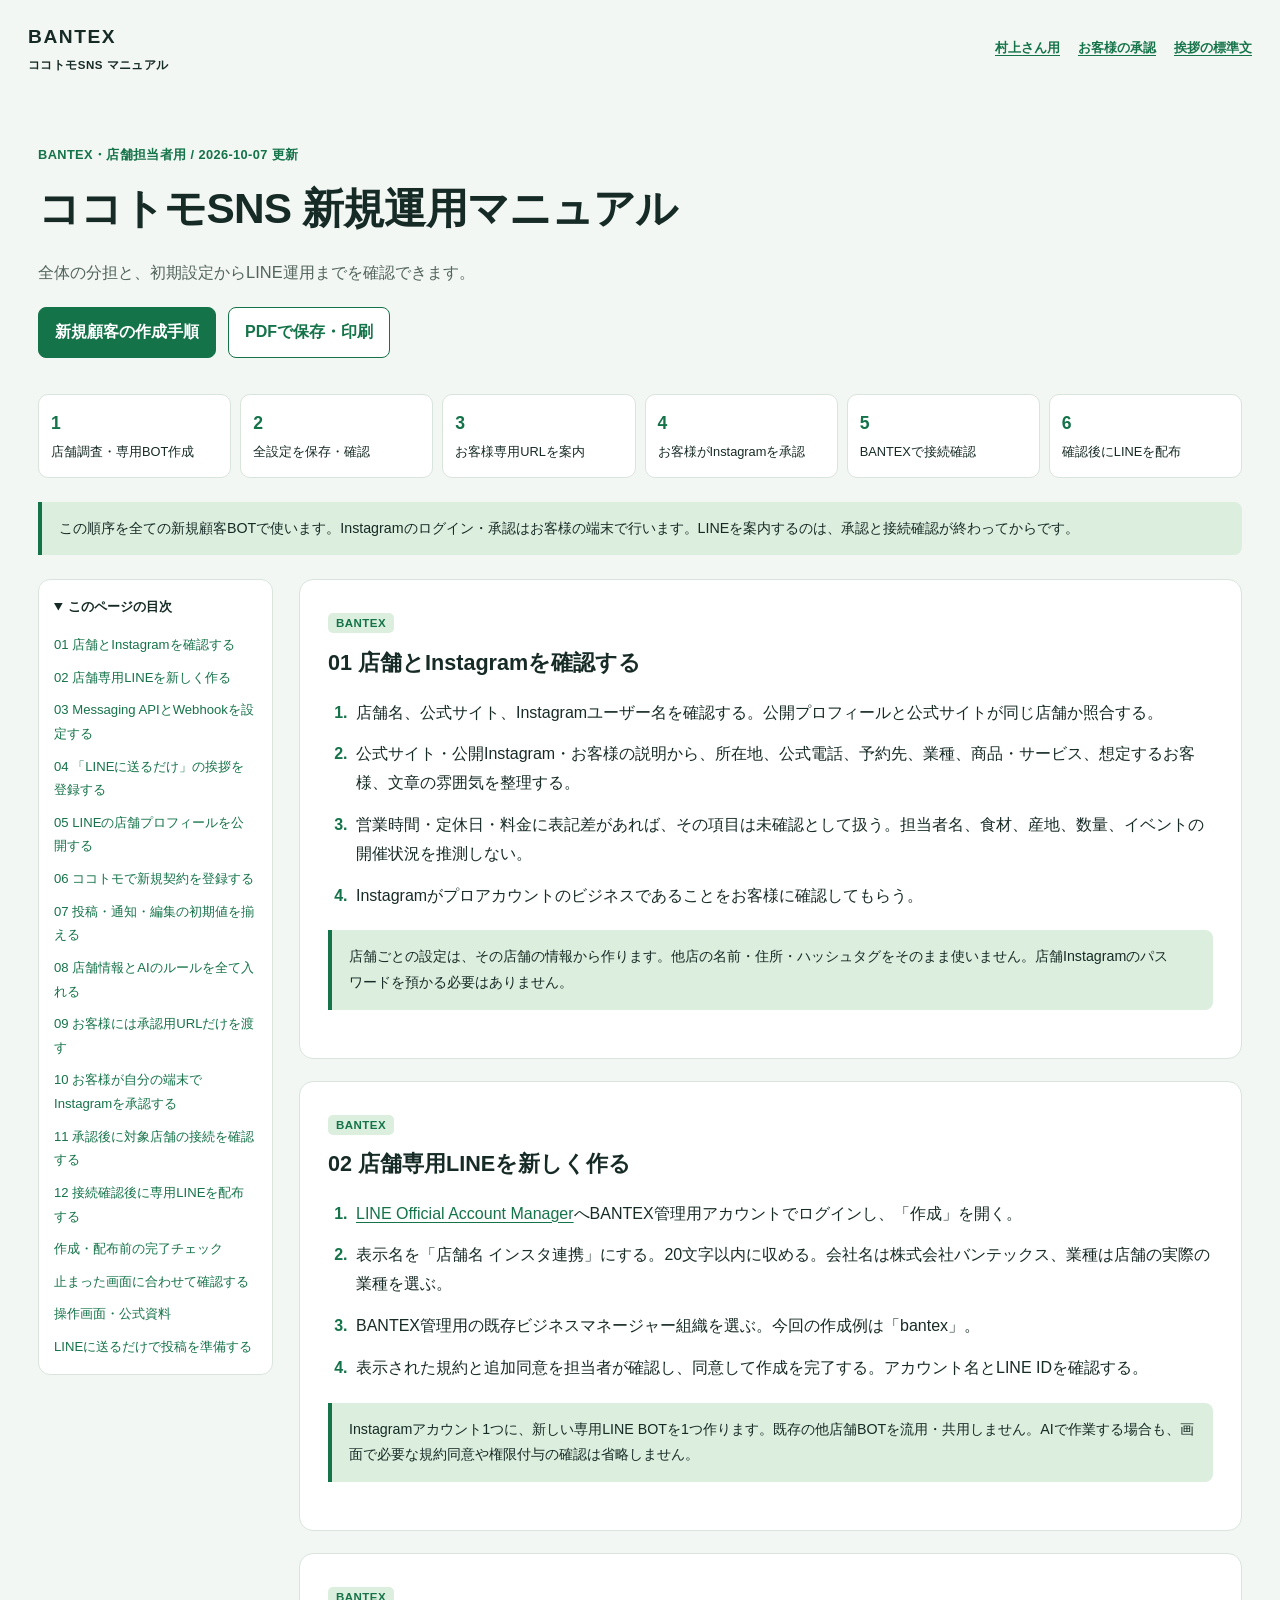
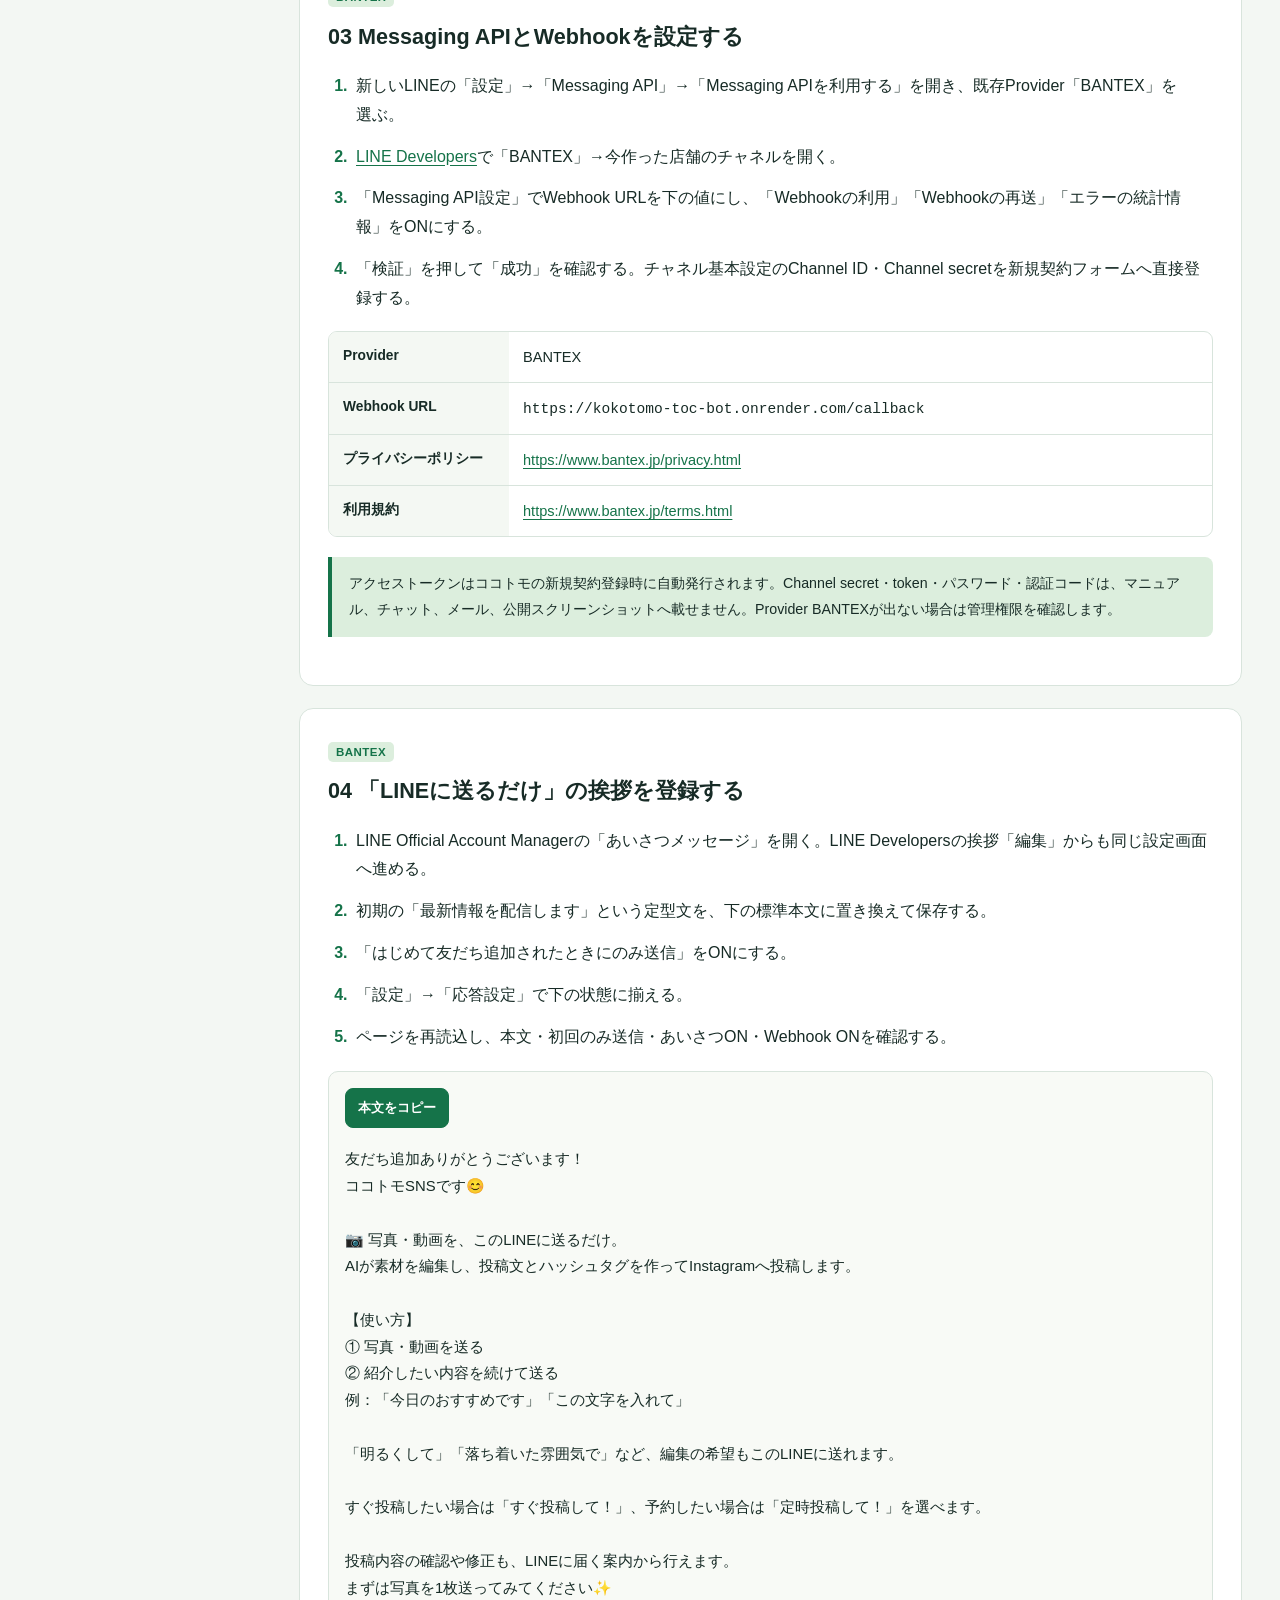
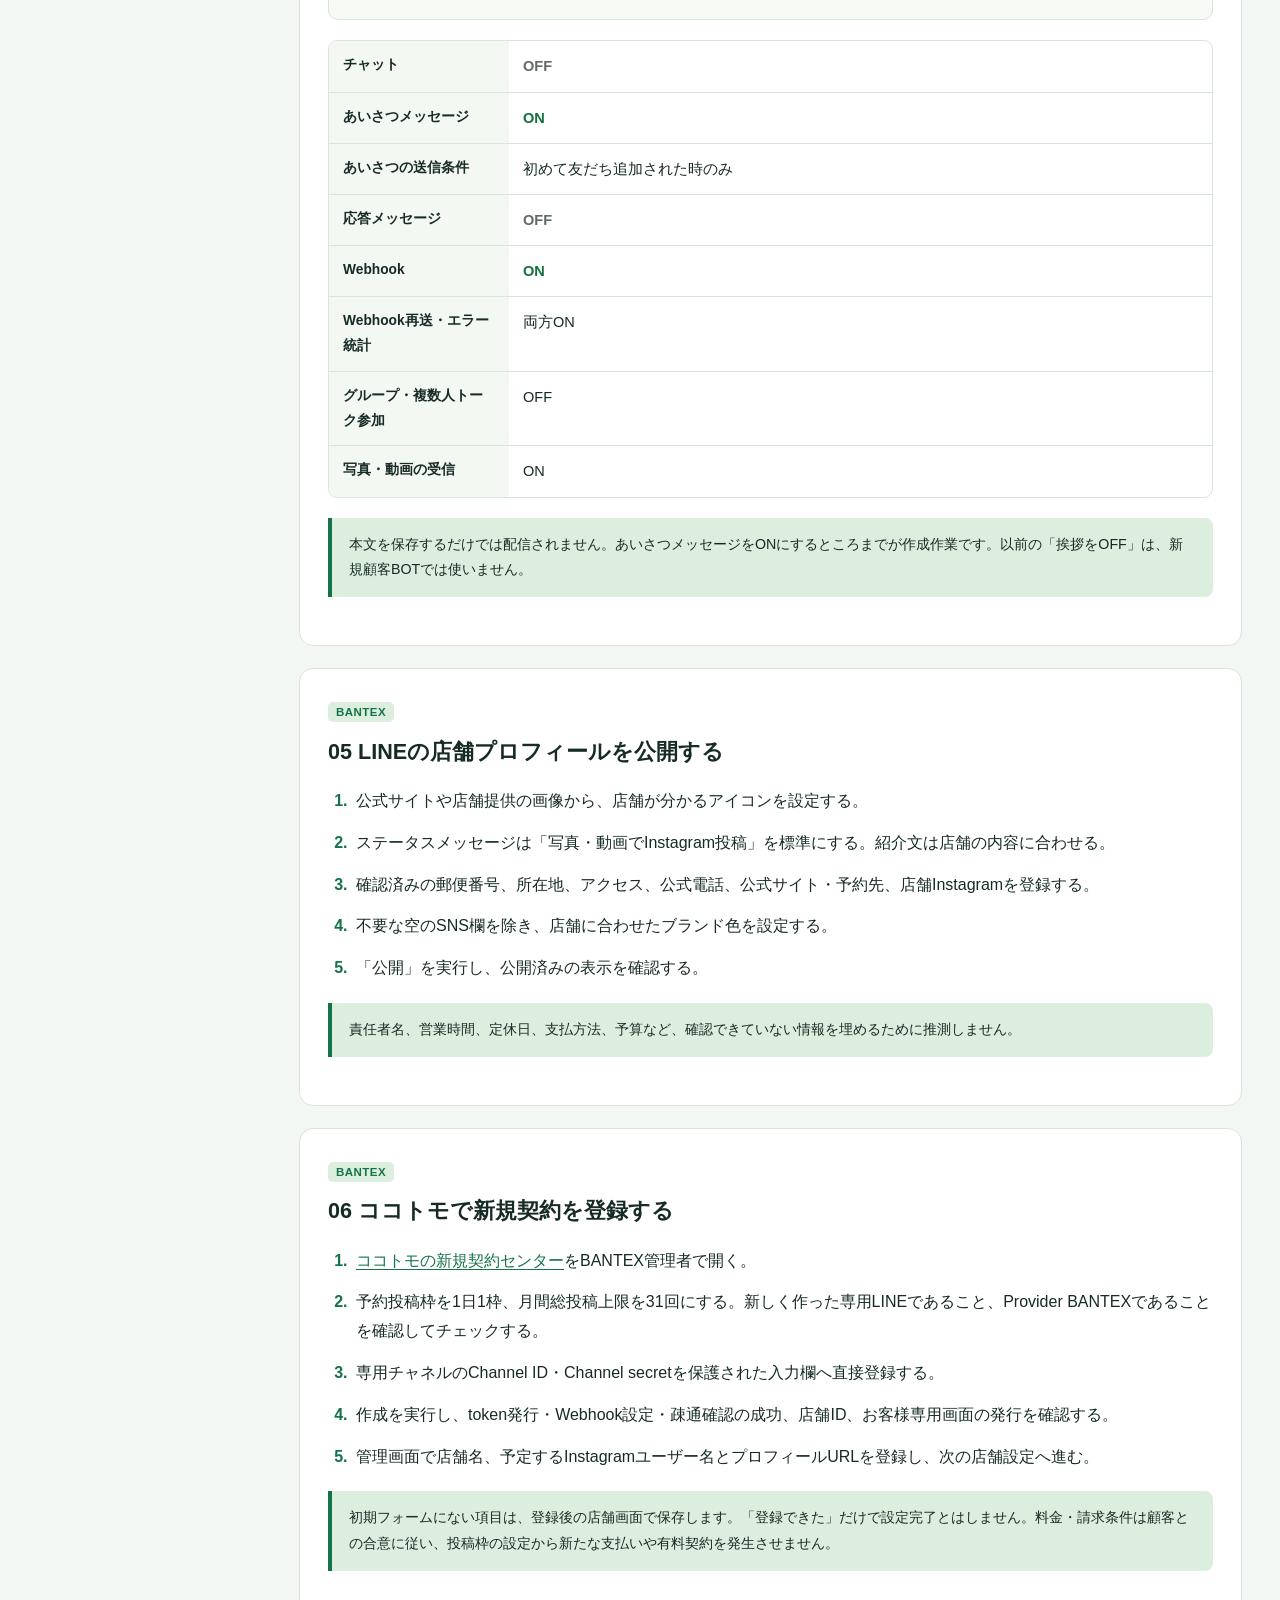
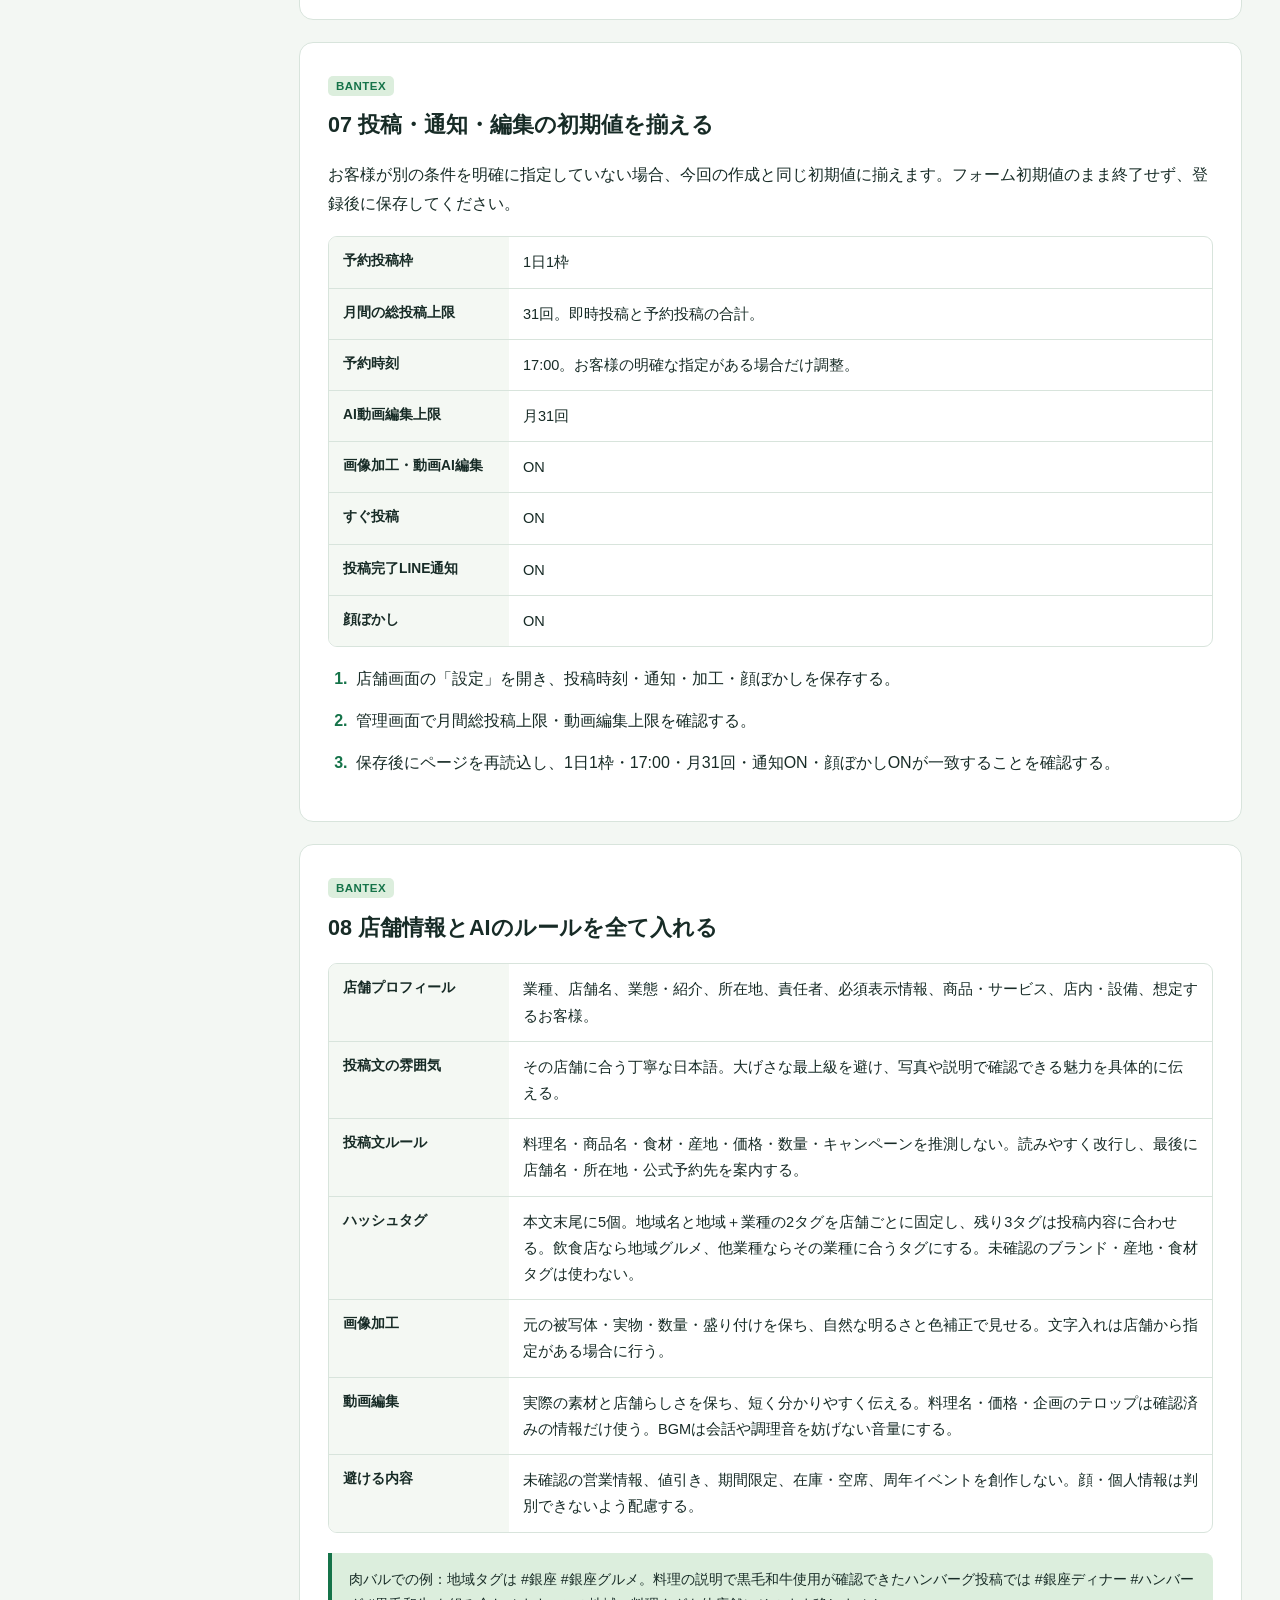
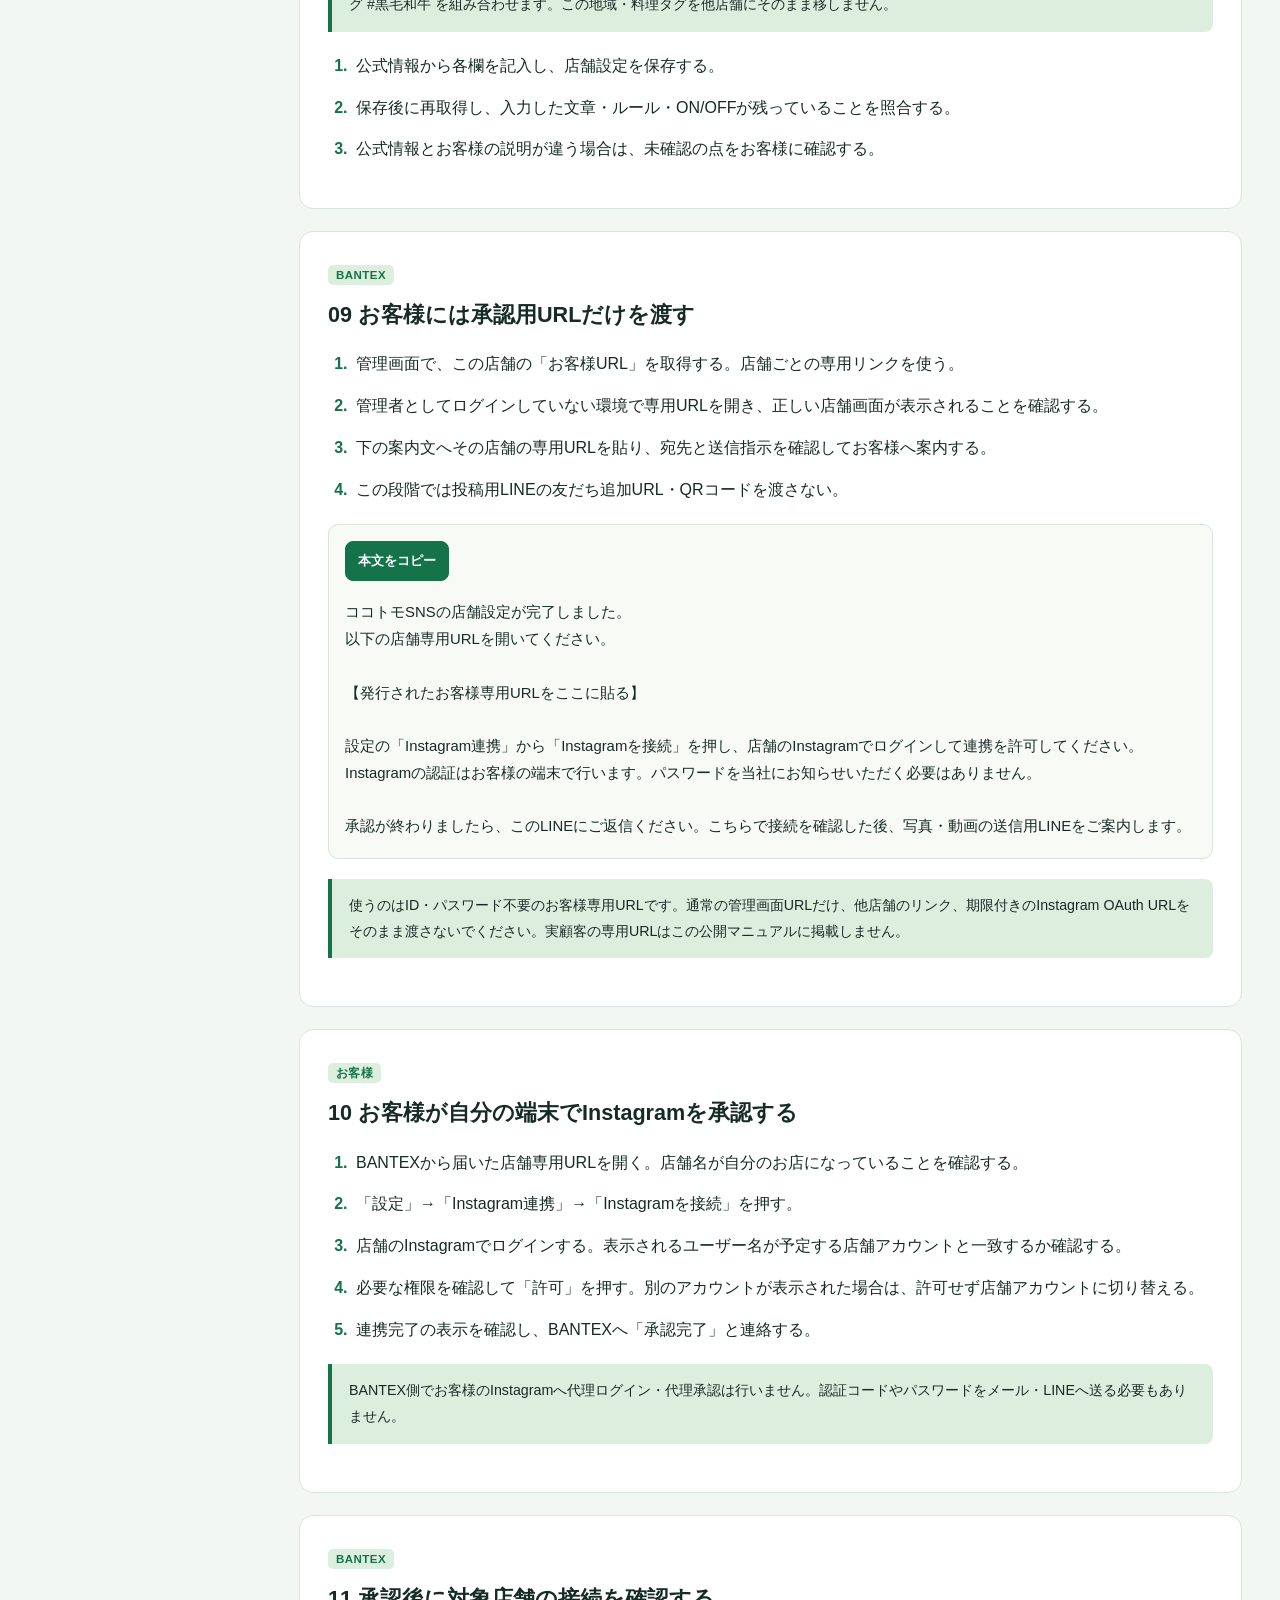
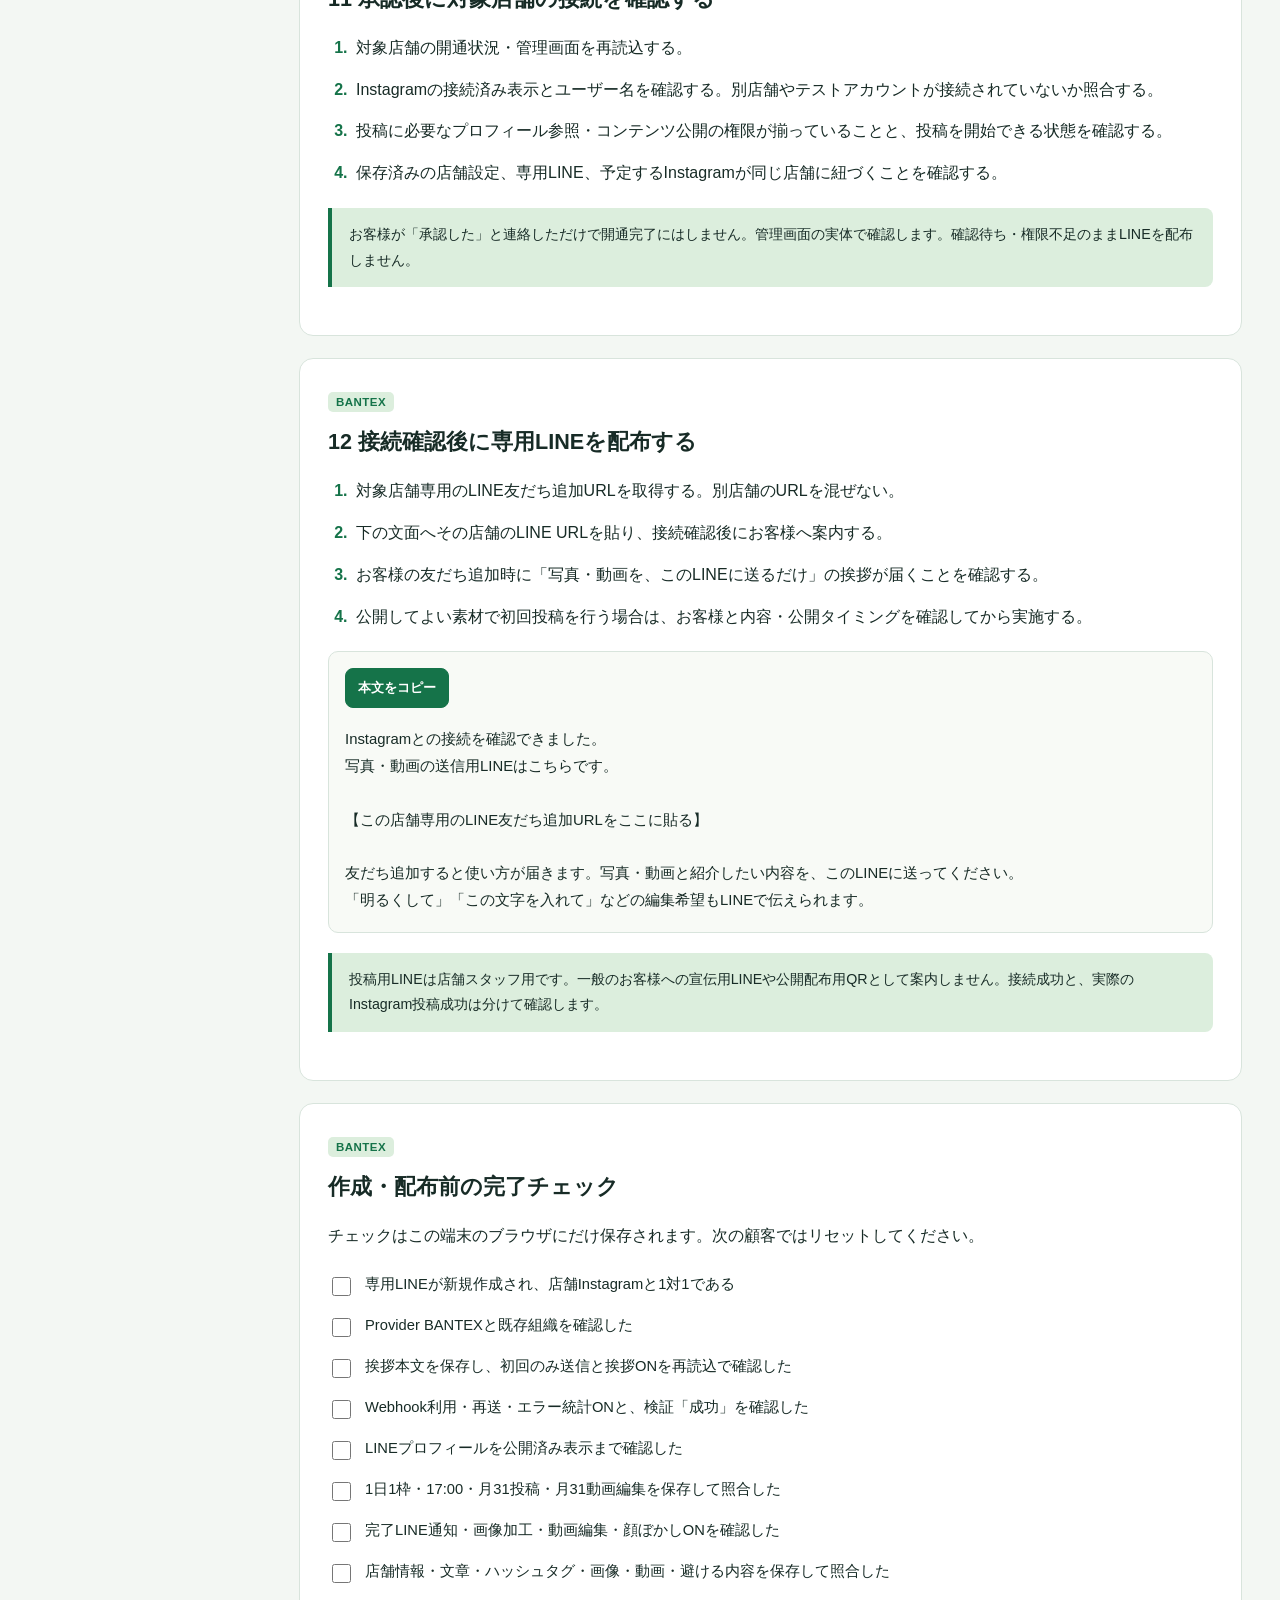
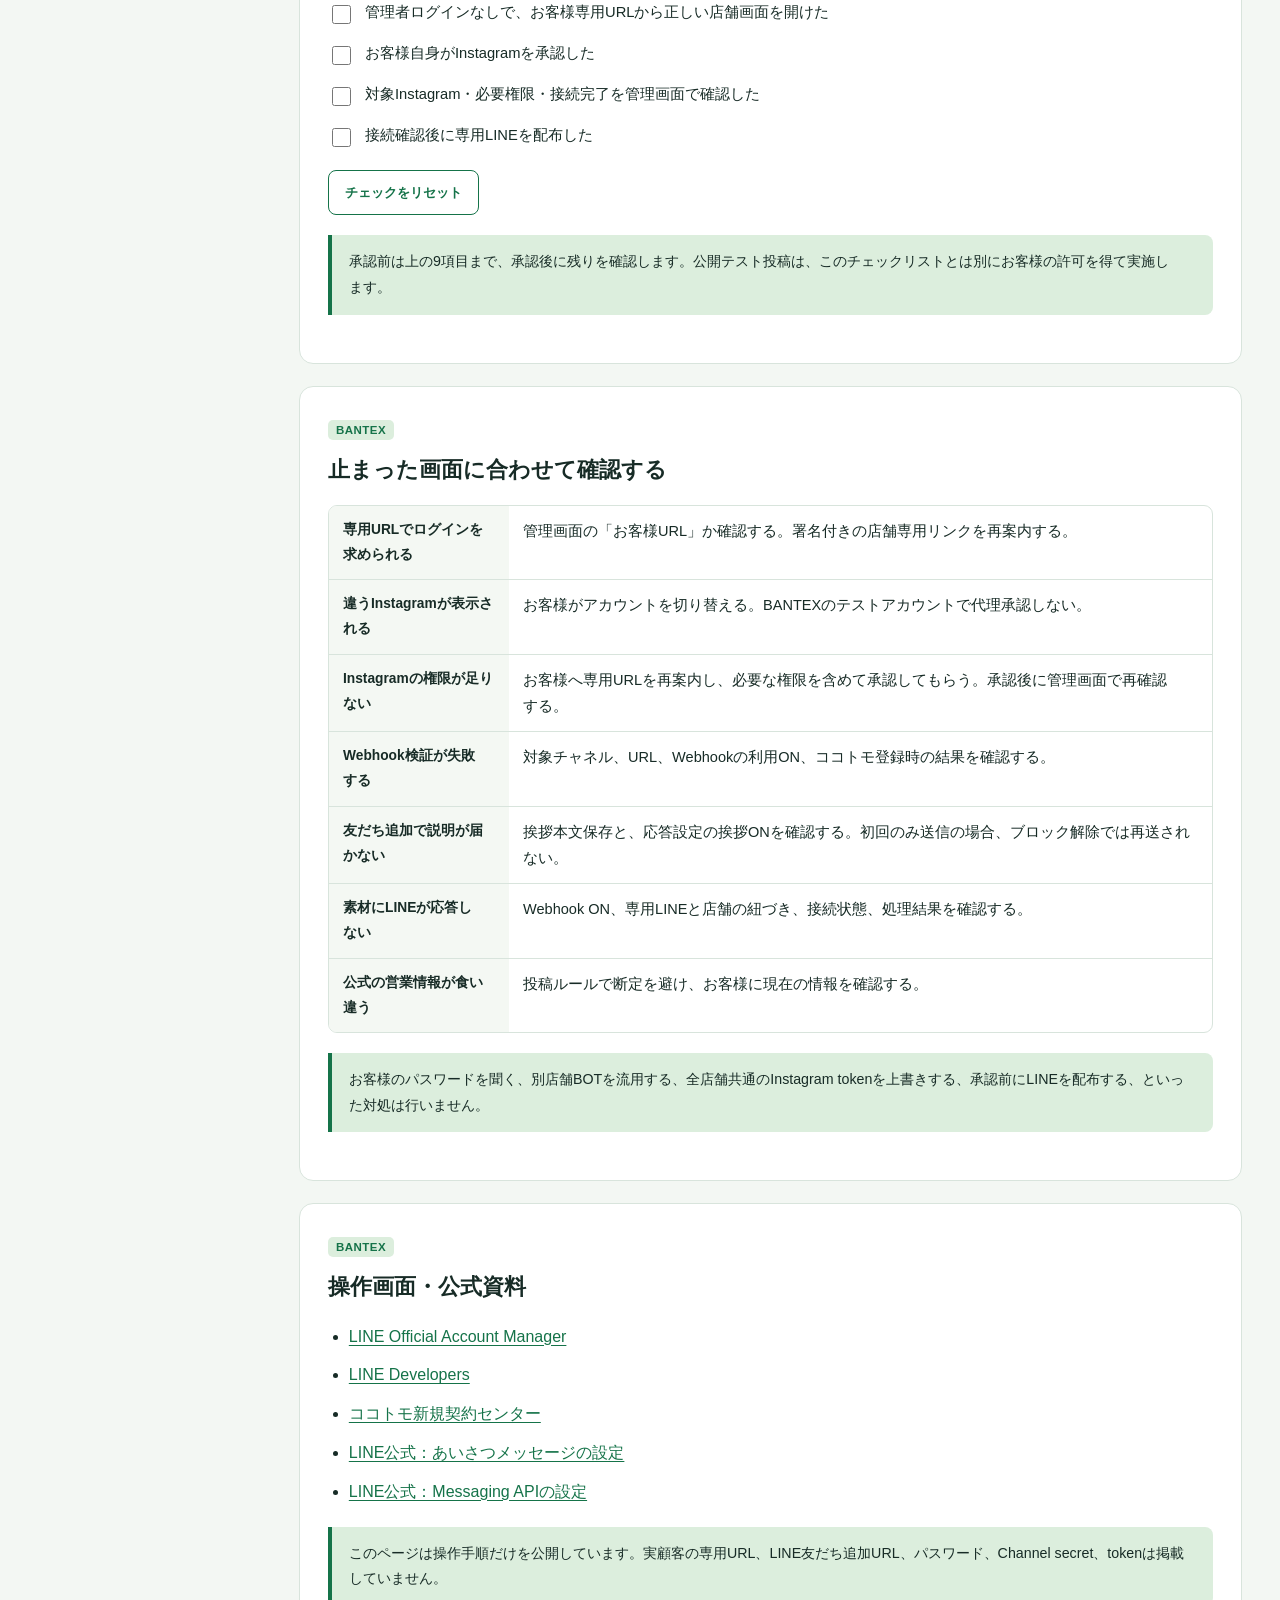
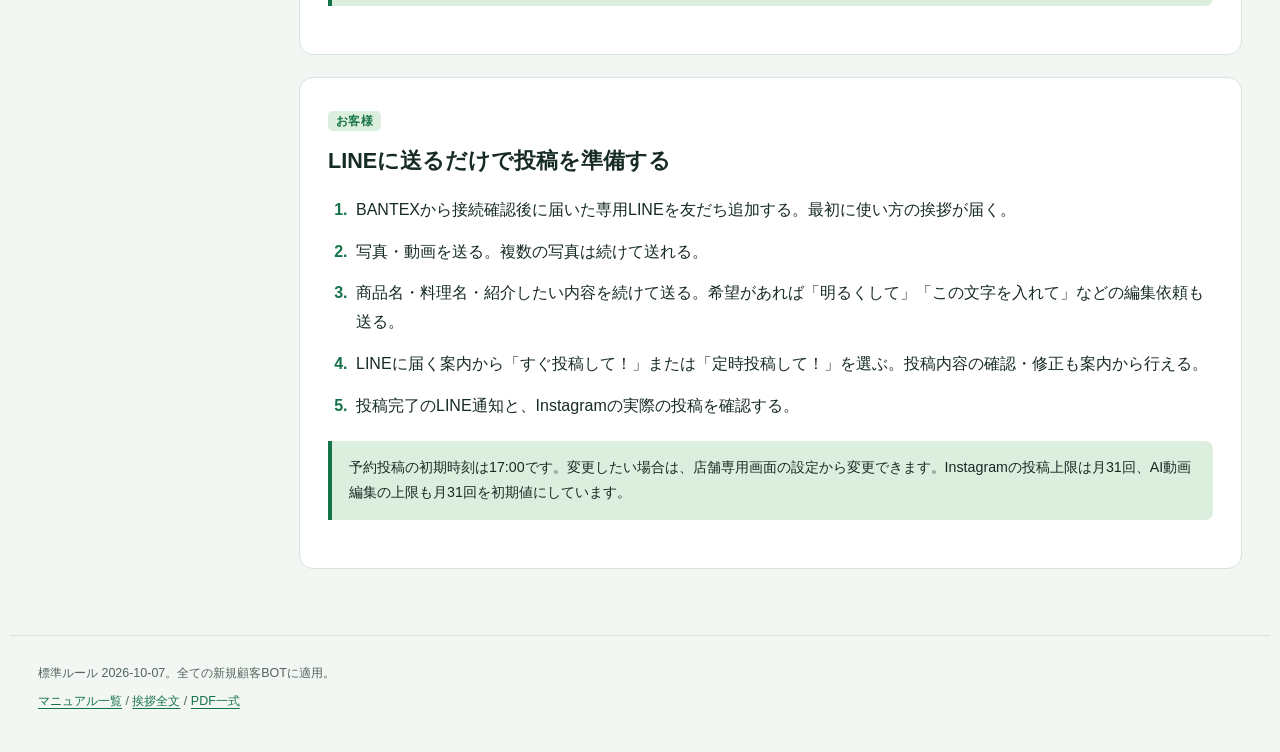
<file: operator-full.html>
<!doctype html><html lang="ja"><head><meta charset="utf-8"><meta name="viewport" content="width=device-width,initial-scale=1"><meta name="robots" content="noindex,nofollow"><title>ココトモSNS 新規運用マニュアル | ココトモSNS</title><meta name="description" content="全体の分担と、初期設定からLINE運用までを確認できます。"><link rel="stylesheet" href="assets/manual/style.css?v=2026-10-07"><script src="assets/manual/manual.js?v=2026-10-07" defer></script></head><body data-version="2026-10-07"><header class="site-head"><a class="brand" href="index.html">BANTEX <span>ココトモSNS マニュアル</span></a><nav><a href="murakami.html">村上さん用</a><a href="customer-approval.html">お客様の承認</a><a href="greeting-message.html">挨拶の標準文</a></nav></header><main class="page"><div class="hero"><p class="eyebrow">BANTEX・店舗担当者用 / 2026-10-07 更新</p><h1><span class="keep">ココトモSNS</span> 新規運用マニュアル</h1><p class="intro">全体の分担と、初期設定からLINE運用までを確認できます。</p><div class="hero-actions"><a class="button" href="new-store-onboarding.html">新規顧客の作成手順</a><a class="button secondary" href="downloads/admin.pdf">PDFで保存・印刷</a></div></div><ol class="flow"><li><b>1</b><span>店舗調査・専用BOT作成</span></li><li><b>2</b><span>全設定を保存・確認</span></li><li><b>3</b><span>お客様専用URLを案内</span></li><li><b>4</b><span>お客様が<span class="keep">Instagram</span>を承認</span></li><li><b>5</b><span><span class="keep">BANTEX</span>で接続確認</span></li><li><b>6</b><span>確認後に<span class="keep">LINE</span>を配布</span></li></ol><p class="note">この順序を全ての新規顧客BOTで使います。Instagramのログイン・承認はお客様の端末で行います。LINEを案内するのは、承認と接続確認が終わってからです。</p><div class="manual-layout"><aside class="toc"><details open><summary>このページの目次</summary><nav><a href="#research">01 店舗と<span class="keep">Instagram</span>を確認する</a><a href="#line-create">02 店舗専用<span class="keep">LINE</span>を新しく作る</a><a href="#line-api">03 <span class="keep">Messaging API</span>とWebhookを設定する</a><a href="#greeting">04 「<span class="keep">LINE</span>に送るだけ」の挨拶を登録する</a><a href="#line-profile">05 <span class="keep">LINE</span>の店舗プロフィールを公開する</a><a href="#registration">06 ココトモで新規契約を登録する</a><a href="#settings">07 投稿・通知・編集の初期値を揃える</a><a href="#business">08 店舗情報とAIのルールを全て入れる</a><a href="#invite">09 お客様には承認用URLだけを渡す</a><a href="#customer-approval">10 お客様が自分の端末で<span class="keep">Instagram</span>を承認する</a><a href="#connection">11 承認後に対象店舗の接続を確認する</a><a href="#distribute">12 接続確認後に専用<span class="keep">LINE</span>を配布する</a><a href="#checklist">作成・配布前の完了チェック</a><a href="#errors">止まった画面に合わせて確認する</a><a href="#sources">操作画面・公式資料</a><a href="#use"><span class="keep">LINE</span>に送るだけで投稿を準備する</a></nav></details></aside><article><section id="research" class="manual-section"><header><span class="role">BANTEX</span><h2>01 店舗と<span class="keep">Instagram</span>を確認する</h2></header><ol class="actions"><li>店舗名、公式サイト、Instagramユーザー名を確認する。公開プロフィールと公式サイトが同じ店舗か照合する。</li><li>公式サイト・公開Instagram・お客様の説明から、所在地、公式電話、予約先、業種、商品・サービス、想定するお客様、文章の雰囲気を整理する。</li><li>営業時間・定休日・料金に表記差があれば、その項目は未確認として扱う。担当者名、食材、産地、数量、イベントの開催状況を推測しない。</li><li>Instagramがプロアカウントのビジネスであることをお客様に確認してもらう。</li></ol><p class="note">店舗ごとの設定は、その店舗の情報から作ります。他店の名前・住所・ハッシュタグをそのまま使いません。店舗Instagramのパスワードを預かる必要はありません。</p></section><section id="line-create" class="manual-section"><header><span class="role">BANTEX</span><h2>02 店舗専用<span class="keep">LINE</span>を新しく作る</h2></header><ol class="actions"><li><a href="https://manager.line.biz/" target="_blank" rel="noopener">LINE Official Account Manager</a>へBANTEX管理用アカウントでログインし、「作成」を開く。</li><li>表示名を「店舗名 インスタ連携」にする。20文字以内に収める。会社名は株式会社バンテックス、業種は店舗の実際の業種を選ぶ。</li><li>BANTEX管理用の既存ビジネスマネージャー組織を選ぶ。今回の作成例は「bantex」。</li><li>表示された規約と追加同意を担当者が確認し、同意して作成を完了する。アカウント名とLINE IDを確認する。</li></ol><p class="note">Instagramアカウント1つに、新しい専用LINE BOTを1つ作ります。既存の他店舗BOTを流用・共用しません。AIで作業する場合も、画面で必要な規約同意や権限付与の確認は省略しません。</p></section><section id="line-api" class="manual-section"><header><span class="role">BANTEX</span><h2>03 <span class="keep">Messaging API</span>とWebhookを設定する</h2></header><ol class="actions"><li>新しいLINEの「設定」→「Messaging API」→「Messaging APIを利用する」を開き、既存Provider「BANTEX」を選ぶ。</li><li><a href="https://developers.line.biz/console/" target="_blank" rel="noopener">LINE Developers</a>で「BANTEX」→今作った店舗のチャネルを開く。</li><li>「Messaging API設定」でWebhook URLを下の値にし、「Webhookの利用」「Webhookの再送」「エラーの統計情報」をONにする。</li><li>「検証」を押して「成功」を確認する。チャネル基本設定のChannel ID・Channel secretを新規契約フォームへ直接登録する。</li></ol><dl class="field-map"><div><dt>Provider</dt><dd>BANTEX</dd></div><div><dt>Webhook URL</dt><dd><code class="technical">https://kokotomo-toc-bot.onrender.com/callback</code></dd></div><div><dt>プライバシーポリシー</dt><dd><a class="technical" href="https://www.bantex.jp/privacy.html">https://www.bantex.jp/privacy.html</a></dd></div><div><dt>利用規約</dt><dd><a class="technical" href="https://www.bantex.jp/terms.html">https://www.bantex.jp/terms.html</a></dd></div></dl><p class="note">アクセストークンはココトモの新規契約登録時に自動発行されます。Channel secret・token・パスワード・認証コードは、マニュアル、チャット、メール、公開スクリーンショットへ載せません。Provider BANTEXが出ない場合は管理権限を確認します。</p></section><section id="greeting" class="manual-section"><header><span class="role">BANTEX</span><h2>04 「<span class="keep">LINE</span>に送るだけ」の挨拶を登録する</h2></header><ol class="actions"><li>LINE Official Account Managerの「あいさつメッセージ」を開く。LINE Developersの挨拶「編集」からも同じ設定画面へ進める。</li><li>初期の「最新情報を配信します」という定型文を、下の標準本文に置き換えて保存する。</li><li>「はじめて友だち追加されたときにのみ送信」をONにする。</li><li>「設定」→「応答設定」で下の状態に揃える。</li><li>ページを再読込し、本文・初回のみ送信・あいさつON・Webhook ONを確認する。</li></ol><div class="copy-box"><button type="button" class="copy-button">本文をコピー</button><pre>友だち追加ありがとうございます！
ココトモSNSです😊

📷 写真・動画を、このLINEに送るだけ。
AIが素材を編集し、投稿文とハッシュタグを作ってInstagramへ投稿します。

【使い方】
① 写真・動画を送る
② 紹介したい内容を続けて送る
例：「今日のおすすめです」「この文字を入れて」

「明るくして」「落ち着いた雰囲気で」など、編集の希望もこのLINEに送れます。

すぐ投稿したい場合は「すぐ投稿して！」、予約したい場合は「定時投稿して！」を選べます。

投稿内容の確認や修正も、LINEに届く案内から行えます。
まずは写真を1枚送ってみてください✨</pre><span class="copy-status" aria-live="polite"></span></div><dl class="field-map"><div><dt>チャット</dt><dd><strong class="off">OFF</strong></dd></div><div><dt>あいさつメッセージ</dt><dd><strong class="on">ON</strong></dd></div><div><dt>あいさつの送信条件</dt><dd>初めて友だち追加された時のみ</dd></div><div><dt>応答メッセージ</dt><dd><strong class="off">OFF</strong></dd></div><div><dt>Webhook</dt><dd><strong class="on">ON</strong></dd></div><div><dt>Webhook再送・エラー統計</dt><dd>両方ON</dd></div><div><dt>グループ・複数人トーク参加</dt><dd>OFF</dd></div><div><dt>写真・動画の受信</dt><dd>ON</dd></div></dl><p class="note">本文を保存するだけでは配信されません。あいさつメッセージをONにするところまでが作成作業です。以前の「挨拶をOFF」は、新規顧客BOTでは使いません。</p></section><section id="line-profile" class="manual-section"><header><span class="role">BANTEX</span><h2>05 <span class="keep">LINE</span>の店舗プロフィールを公開する</h2></header><ol class="actions"><li>公式サイトや店舗提供の画像から、店舗が分かるアイコンを設定する。</li><li>ステータスメッセージは「写真・動画でInstagram投稿」を標準にする。紹介文は店舗の内容に合わせる。</li><li>確認済みの郵便番号、所在地、アクセス、公式電話、公式サイト・予約先、店舗Instagramを登録する。</li><li>不要な空のSNS欄を除き、店舗に合わせたブランド色を設定する。</li><li>「公開」を実行し、公開済みの表示を確認する。</li></ol><p class="note">責任者名、営業時間、定休日、支払方法、予算など、確認できていない情報を埋めるために推測しません。</p></section><section id="registration" class="manual-section"><header><span class="role">BANTEX</span><h2>06 ココトモで新規契約を登録する</h2></header><ol class="actions"><li><a href="https://kokotomo-sns.bantex.jp/sns-admin/onboarding" target="_blank" rel="noopener">ココトモの新規契約センター</a>をBANTEX管理者で開く。</li><li>予約投稿枠を1日1枠、月間総投稿上限を31回にする。新しく作った専用LINEであること、Provider BANTEXであることを確認してチェックする。</li><li>専用チャネルのChannel ID・Channel secretを保護された入力欄へ直接登録する。</li><li>作成を実行し、token発行・Webhook設定・疎通確認の成功、店舗ID、お客様専用画面の発行を確認する。</li><li>管理画面で店舗名、予定するInstagramユーザー名とプロフィールURLを登録し、次の店舗設定へ進む。</li></ol><p class="note">初期フォームにない項目は、登録後の店舗画面で保存します。「登録できた」だけで設定完了とはしません。料金・請求条件は顧客との合意に従い、投稿枠の設定から新たな支払いや有料契約を発生させません。</p></section><section id="settings" class="manual-section"><header><span class="role">BANTEX</span><h2>07 投稿・通知・編集の初期値を揃える</h2></header><p>お客様が別の条件を明確に指定していない場合、今回の作成と同じ初期値に揃えます。フォーム初期値のまま終了せず、登録後に保存してください。</p><dl class="field-map"><div><dt>予約投稿枠</dt><dd>1日1枠</dd></div><div><dt>月間の総投稿上限</dt><dd>31回。即時投稿と予約投稿の合計。</dd></div><div><dt>予約時刻</dt><dd>17:00。お客様の明確な指定がある場合だけ調整。</dd></div><div><dt>AI動画編集上限</dt><dd>月31回</dd></div><div><dt>画像加工・動画AI編集</dt><dd>ON</dd></div><div><dt>すぐ投稿</dt><dd>ON</dd></div><div><dt>投稿完了LINE通知</dt><dd>ON</dd></div><div><dt>顔ぼかし</dt><dd>ON</dd></div></dl><ol class="actions"><li>店舗画面の「設定」を開き、投稿時刻・通知・加工・顔ぼかしを保存する。</li><li>管理画面で月間総投稿上限・動画編集上限を確認する。</li><li>保存後にページを再読込し、1日1枠・17:00・月31回・通知ON・顔ぼかしONが一致することを確認する。</li></ol></section><section id="business" class="manual-section"><header><span class="role">BANTEX</span><h2>08 店舗情報とAIのルールを全て入れる</h2></header><dl class="field-map"><div><dt>店舗プロフィール</dt><dd>業種、店舗名、業態・紹介、所在地、責任者、必須表示情報、商品・サービス、店内・設備、想定するお客様。</dd></div><div><dt>投稿文の雰囲気</dt><dd>その店舗に合う丁寧な日本語。大げさな最上級を避け、写真や説明で確認できる魅力を具体的に伝える。</dd></div><div><dt>投稿文ルール</dt><dd>料理名・商品名・食材・産地・価格・数量・キャンペーンを推測しない。読みやすく改行し、最後に店舗名・所在地・公式予約先を案内する。</dd></div><div><dt>ハッシュタグ</dt><dd>本文末尾に5個。地域名と地域＋業種の2タグを店舗ごとに固定し、残り3タグは投稿内容に合わせる。飲食店なら地域グルメ、他業種ならその業種に合うタグにする。未確認のブランド・産地・食材タグは使わない。</dd></div><div><dt>画像加工</dt><dd>元の被写体・実物・数量・盛り付けを保ち、自然な明るさと色補正で見せる。文字入れは店舗から指定がある場合に行う。</dd></div><div><dt>動画編集</dt><dd>実際の素材と店舗らしさを保ち、短く分かりやすく伝える。料理名・価格・企画のテロップは確認済みの情報だけ使う。BGMは会話や調理音を妨げない音量にする。</dd></div><div><dt>避ける内容</dt><dd>未確認の営業情報、値引き、期間限定、在庫・空席、周年イベントを創作しない。顔・個人情報は判別できないよう配慮する。</dd></div></dl><p class="note">肉バルでの例：地域タグは #銀座 #銀座グルメ。料理の説明で黒毛和牛使用が確認できたハンバーグ投稿では #銀座ディナー #ハンバーグ #黒毛和牛 を組み合わせます。この地域・料理タグを他店舗にそのまま移しません。</p><ol class="actions"><li>公式情報から各欄を記入し、店舗設定を保存する。</li><li>保存後に再取得し、入力した文章・ルール・ON/OFFが残っていることを照合する。</li><li>公式情報とお客様の説明が違う場合は、未確認の点をお客様に確認する。</li></ol></section><section id="invite" class="manual-section"><header><span class="role">BANTEX</span><h2>09 お客様には承認用URLだけを渡す</h2></header><ol class="actions"><li>管理画面で、この店舗の「お客様URL」を取得する。店舗ごとの専用リンクを使う。</li><li>管理者としてログインしていない環境で専用URLを開き、正しい店舗画面が表示されることを確認する。</li><li>下の案内文へその店舗の専用URLを貼り、宛先と送信指示を確認してお客様へ案内する。</li><li>この段階では投稿用LINEの友だち追加URL・QRコードを渡さない。</li></ol><div class="copy-box"><button type="button" class="copy-button">本文をコピー</button><pre>ココトモSNSの店舗設定が完了しました。
以下の店舗専用URLを開いてください。

【発行されたお客様専用URLをここに貼る】

設定の「Instagram連携」から「Instagramを接続」を押し、店舗のInstagramでログインして連携を許可してください。
Instagramの認証はお客様の端末で行います。パスワードを当社にお知らせいただく必要はありません。

承認が終わりましたら、このLINEにご返信ください。こちらで接続を確認した後、写真・動画の送信用LINEをご案内します。</pre><span class="copy-status" aria-live="polite"></span></div><p class="note">使うのはID・パスワード不要のお客様専用URLです。通常の管理画面URLだけ、他店舗のリンク、期限付きのInstagram OAuth URLをそのまま渡さないでください。実顧客の専用URLはこの公開マニュアルに掲載しません。</p></section><section id="customer-approval" class="manual-section"><header><span class="role">お客様</span><h2>10 お客様が自分の端末で<span class="keep">Instagram</span>を承認する</h2></header><ol class="actions"><li>BANTEXから届いた店舗専用URLを開く。店舗名が自分のお店になっていることを確認する。</li><li>「設定」→「Instagram連携」→「Instagramを接続」を押す。</li><li>店舗のInstagramでログインする。表示されるユーザー名が予定する店舗アカウントと一致するか確認する。</li><li>必要な権限を確認して「許可」を押す。別のアカウントが表示された場合は、許可せず店舗アカウントに切り替える。</li><li>連携完了の表示を確認し、BANTEXへ「承認完了」と連絡する。</li></ol><p class="note">BANTEX側でお客様のInstagramへ代理ログイン・代理承認は行いません。認証コードやパスワードをメール・LINEへ送る必要もありません。</p></section><section id="connection" class="manual-section"><header><span class="role">BANTEX</span><h2>11 承認後に対象店舗の接続を確認する</h2></header><ol class="actions"><li>対象店舗の開通状況・管理画面を再読込する。</li><li>Instagramの接続済み表示とユーザー名を確認する。別店舗やテストアカウントが接続されていないか照合する。</li><li>投稿に必要なプロフィール参照・コンテンツ公開の権限が揃っていることと、投稿を開始できる状態を確認する。</li><li>保存済みの店舗設定、専用LINE、予定するInstagramが同じ店舗に紐づくことを確認する。</li></ol><p class="note">お客様が「承認した」と連絡しただけで開通完了にはしません。管理画面の実体で確認します。確認待ち・権限不足のままLINEを配布しません。</p></section><section id="distribute" class="manual-section"><header><span class="role">BANTEX</span><h2>12 接続確認後に専用<span class="keep">LINE</span>を配布する</h2></header><ol class="actions"><li>対象店舗専用のLINE友だち追加URLを取得する。別店舗のURLを混ぜない。</li><li>下の文面へその店舗のLINE URLを貼り、接続確認後にお客様へ案内する。</li><li>お客様の友だち追加時に「写真・動画を、このLINEに送るだけ」の挨拶が届くことを確認する。</li><li>公開してよい素材で初回投稿を行う場合は、お客様と内容・公開タイミングを確認してから実施する。</li></ol><div class="copy-box"><button type="button" class="copy-button">本文をコピー</button><pre>Instagramとの接続を確認できました。
写真・動画の送信用LINEはこちらです。

【この店舗専用のLINE友だち追加URLをここに貼る】

友だち追加すると使い方が届きます。写真・動画と紹介したい内容を、このLINEに送ってください。
「明るくして」「この文字を入れて」などの編集希望もLINEで伝えられます。</pre><span class="copy-status" aria-live="polite"></span></div><p class="note">投稿用LINEは店舗スタッフ用です。一般のお客様への宣伝用LINEや公開配布用QRとして案内しません。接続成功と、実際のInstagram投稿成功は分けて確認します。</p></section><section id="checklist" class="manual-section"><header><span class="role">BANTEX</span><h2>作成・配布前の完了チェック</h2></header><p>チェックはこの端末のブラウザにだけ保存されます。次の顧客ではリセットしてください。</p><div class="checklist"><label><input type="checkbox" data-check="0"><span>専用LINEが新規作成され、店舗Instagramと1対1である</span></label><label><input type="checkbox" data-check="1"><span>Provider BANTEXと既存組織を確認した</span></label><label><input type="checkbox" data-check="2"><span>挨拶本文を保存し、初回のみ送信と挨拶ONを再読込で確認した</span></label><label><input type="checkbox" data-check="3"><span>Webhook利用・再送・エラー統計ONと、検証「成功」を確認した</span></label><label><input type="checkbox" data-check="4"><span>LINEプロフィールを公開済み表示まで確認した</span></label><label><input type="checkbox" data-check="5"><span>1日1枠・17:00・月31投稿・月31動画編集を保存して照合した</span></label><label><input type="checkbox" data-check="6"><span>完了LINE通知・画像加工・動画編集・顔ぼかしONを確認した</span></label><label><input type="checkbox" data-check="7"><span>店舗情報・文章・ハッシュタグ・画像・動画・避ける内容を保存して照合した</span></label><label><input type="checkbox" data-check="8"><span>管理者ログインなしで、お客様専用URLから正しい店舗画面を開けた</span></label><label><input type="checkbox" data-check="9"><span>お客様自身がInstagramを承認した</span></label><label><input type="checkbox" data-check="10"><span>対象Instagram・必要権限・接続完了を管理画面で確認した</span></label><label><input type="checkbox" data-check="11"><span>接続確認後に専用LINEを配布した</span></label></div><button class="reset-checks" type="button">チェックをリセット</button><p class="note">承認前は上の9項目まで、承認後に残りを確認します。公開テスト投稿は、このチェックリストとは別にお客様の許可を得て実施します。</p></section><section id="errors" class="manual-section"><header><span class="role">BANTEX</span><h2>止まった画面に合わせて確認する</h2></header><dl class="field-map"><div><dt>専用URLでログインを求められる</dt><dd>管理画面の「お客様URL」か確認する。署名付きの店舗専用リンクを再案内する。</dd></div><div><dt>違うInstagramが表示される</dt><dd>お客様がアカウントを切り替える。BANTEXのテストアカウントで代理承認しない。</dd></div><div><dt>Instagramの権限が足りない</dt><dd>お客様へ専用URLを再案内し、必要な権限を含めて承認してもらう。承認後に管理画面で再確認する。</dd></div><div><dt>Webhook検証が失敗する</dt><dd>対象チャネル、URL、Webhookの利用ON、ココトモ登録時の結果を確認する。</dd></div><div><dt>友だち追加で説明が届かない</dt><dd>挨拶本文保存と、応答設定の挨拶ONを確認する。初回のみ送信の場合、ブロック解除では再送されない。</dd></div><div><dt>素材にLINEが応答しない</dt><dd>Webhook ON、専用LINEと店舗の紐づき、接続状態、処理結果を確認する。</dd></div><div><dt>公式の営業情報が食い違う</dt><dd>投稿ルールで断定を避け、お客様に現在の情報を確認する。</dd></div></dl><p class="note">お客様のパスワードを聞く、別店舗BOTを流用する、全店舗共通のInstagram tokenを上書きする、承認前にLINEを配布する、といった対処は行いません。</p></section><section id="sources" class="manual-section"><header><span class="role">BANTEX</span><h2>操作画面・公式資料</h2></header><ul class="links"><li><a href="https://manager.line.biz/" target="_blank" rel="noopener">LINE Official Account Manager</a></li><li><a href="https://developers.line.biz/console/" target="_blank" rel="noopener">LINE Developers</a></li><li><a href="https://kokotomo-sns.bantex.jp/sns-admin/onboarding" target="_blank" rel="noopener">ココトモ新規契約センター</a></li><li><a href="https://www.lycbiz.com/jp/manual/OfficialAccountManager/greeting-message/" target="_blank" rel="noopener">LINE公式：あいさつメッセージの設定</a></li><li><a href="https://developers.line.biz/ja/docs/messaging-api/building-bot/" target="_blank" rel="noopener">LINE公式：Messaging APIの設定</a></li></ul><p class="note">このページは操作手順だけを公開しています。実顧客の専用URL、LINE友だち追加URL、パスワード、Channel secret、tokenは掲載していません。</p></section><section id="use" class="manual-section"><header><span class="role">お客様</span><h2><span class="keep">LINE</span>に送るだけで投稿を準備する</h2></header><ol class="actions"><li>BANTEXから接続確認後に届いた専用LINEを友だち追加する。最初に使い方の挨拶が届く。</li><li>写真・動画を送る。複数の写真は続けて送れる。</li><li>商品名・料理名・紹介したい内容を続けて送る。希望があれば「明るくして」「この文字を入れて」などの編集依頼も送る。</li><li>LINEに届く案内から「すぐ投稿して！」または「定時投稿して！」を選ぶ。投稿内容の確認・修正も案内から行える。</li><li>投稿完了のLINE通知と、Instagramの実際の投稿を確認する。</li></ol><p class="note">予約投稿の初期時刻は17:00です。変更したい場合は、店舗専用画面の設定から変更できます。Instagramの投稿上限は月31回、AI動画編集の上限も月31回を初期値にしています。</p></section></article></div></main><footer><p>標準ルール 2026-10-07。全ての新規顧客BOTに適用。</p><p><a href="index.html">マニュアル一覧</a> / <a href="greeting-message.html">挨拶全文</a> / <a href="downloads/complete.pdf">PDF一式</a></p></footer></body></html>
</file>
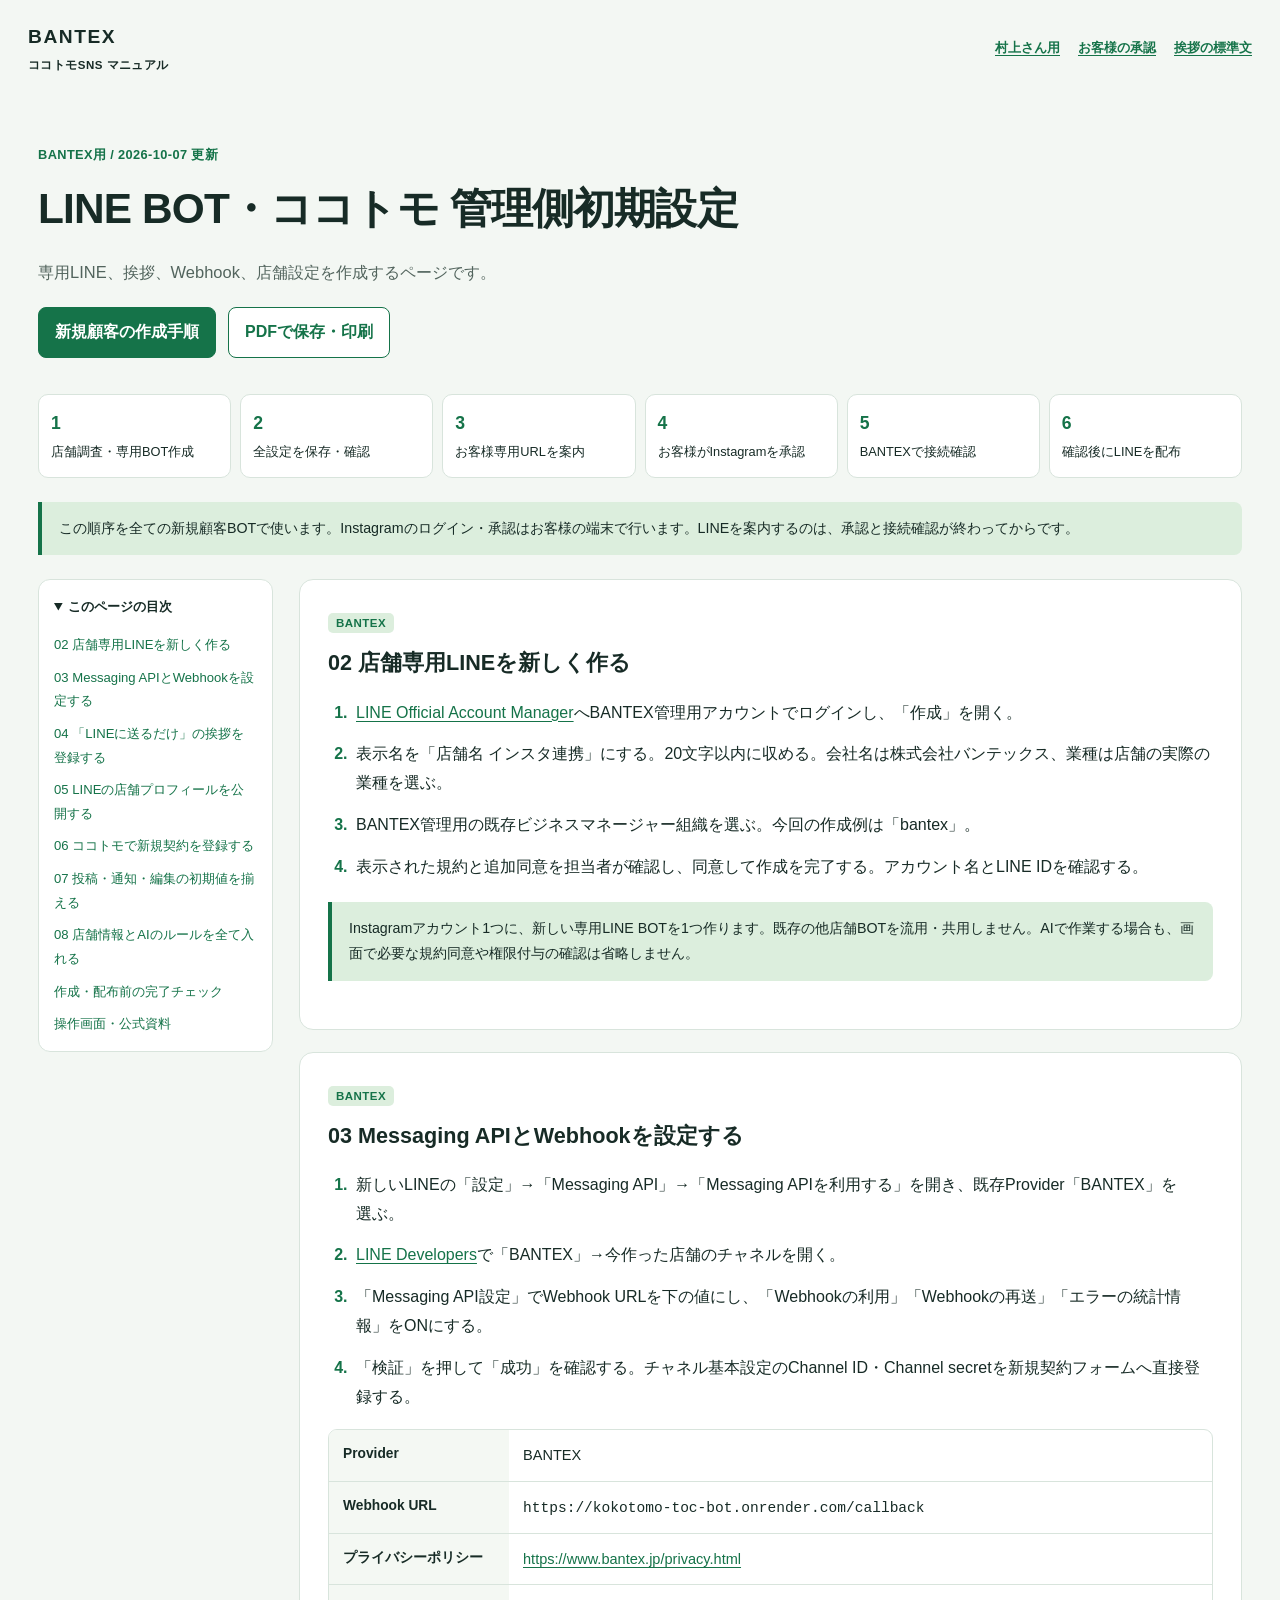
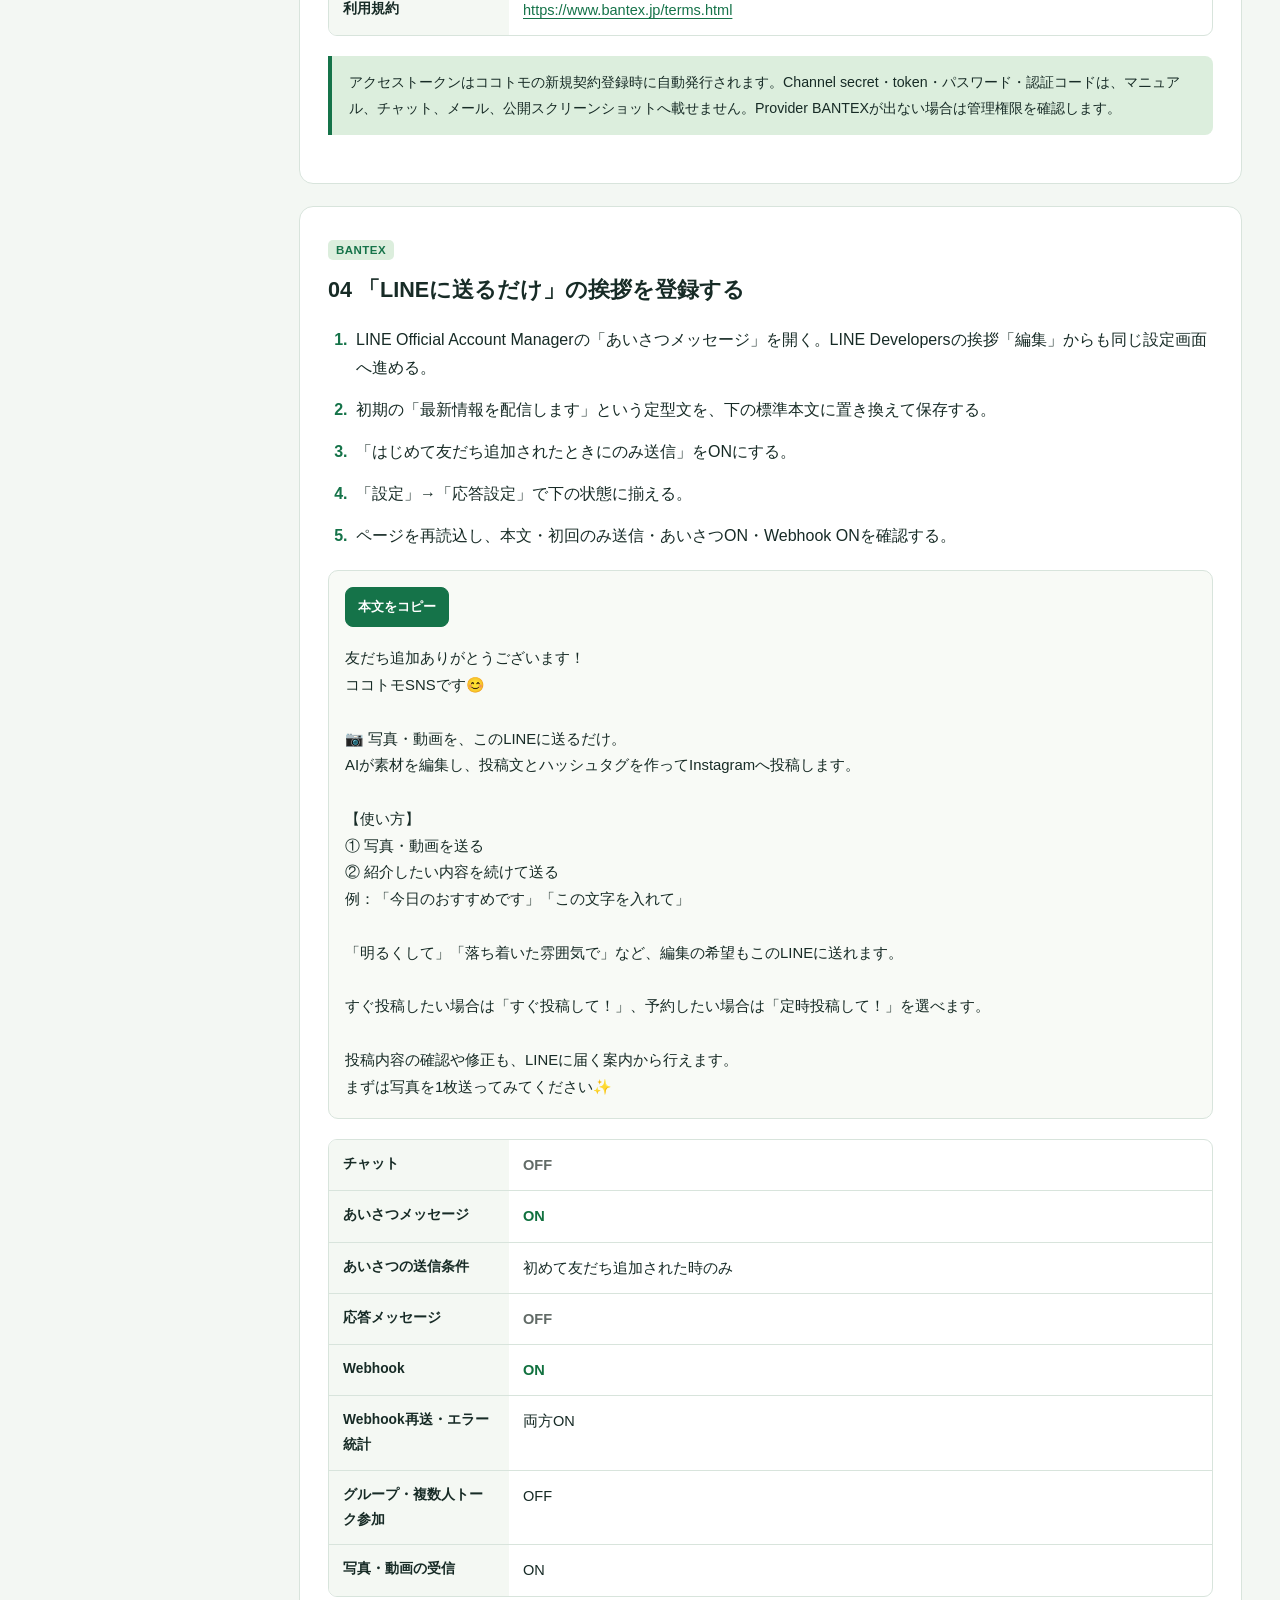
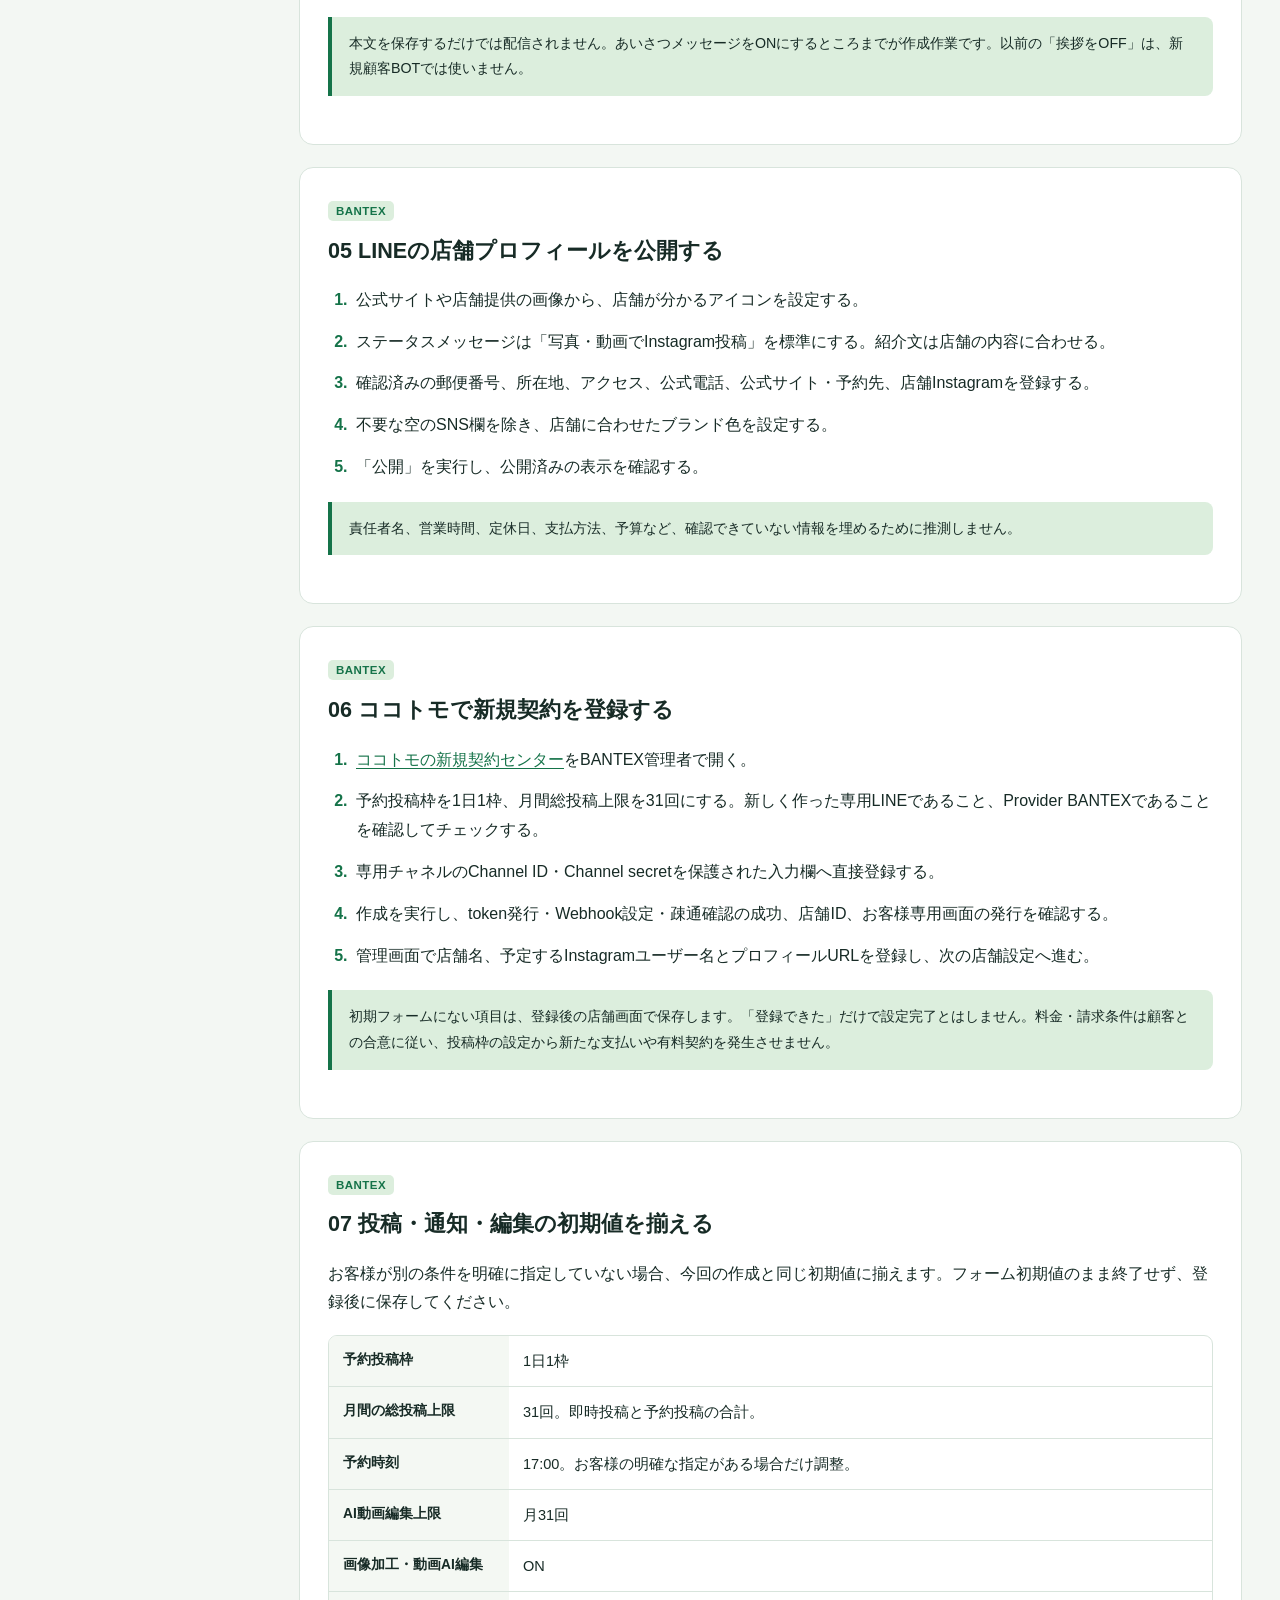
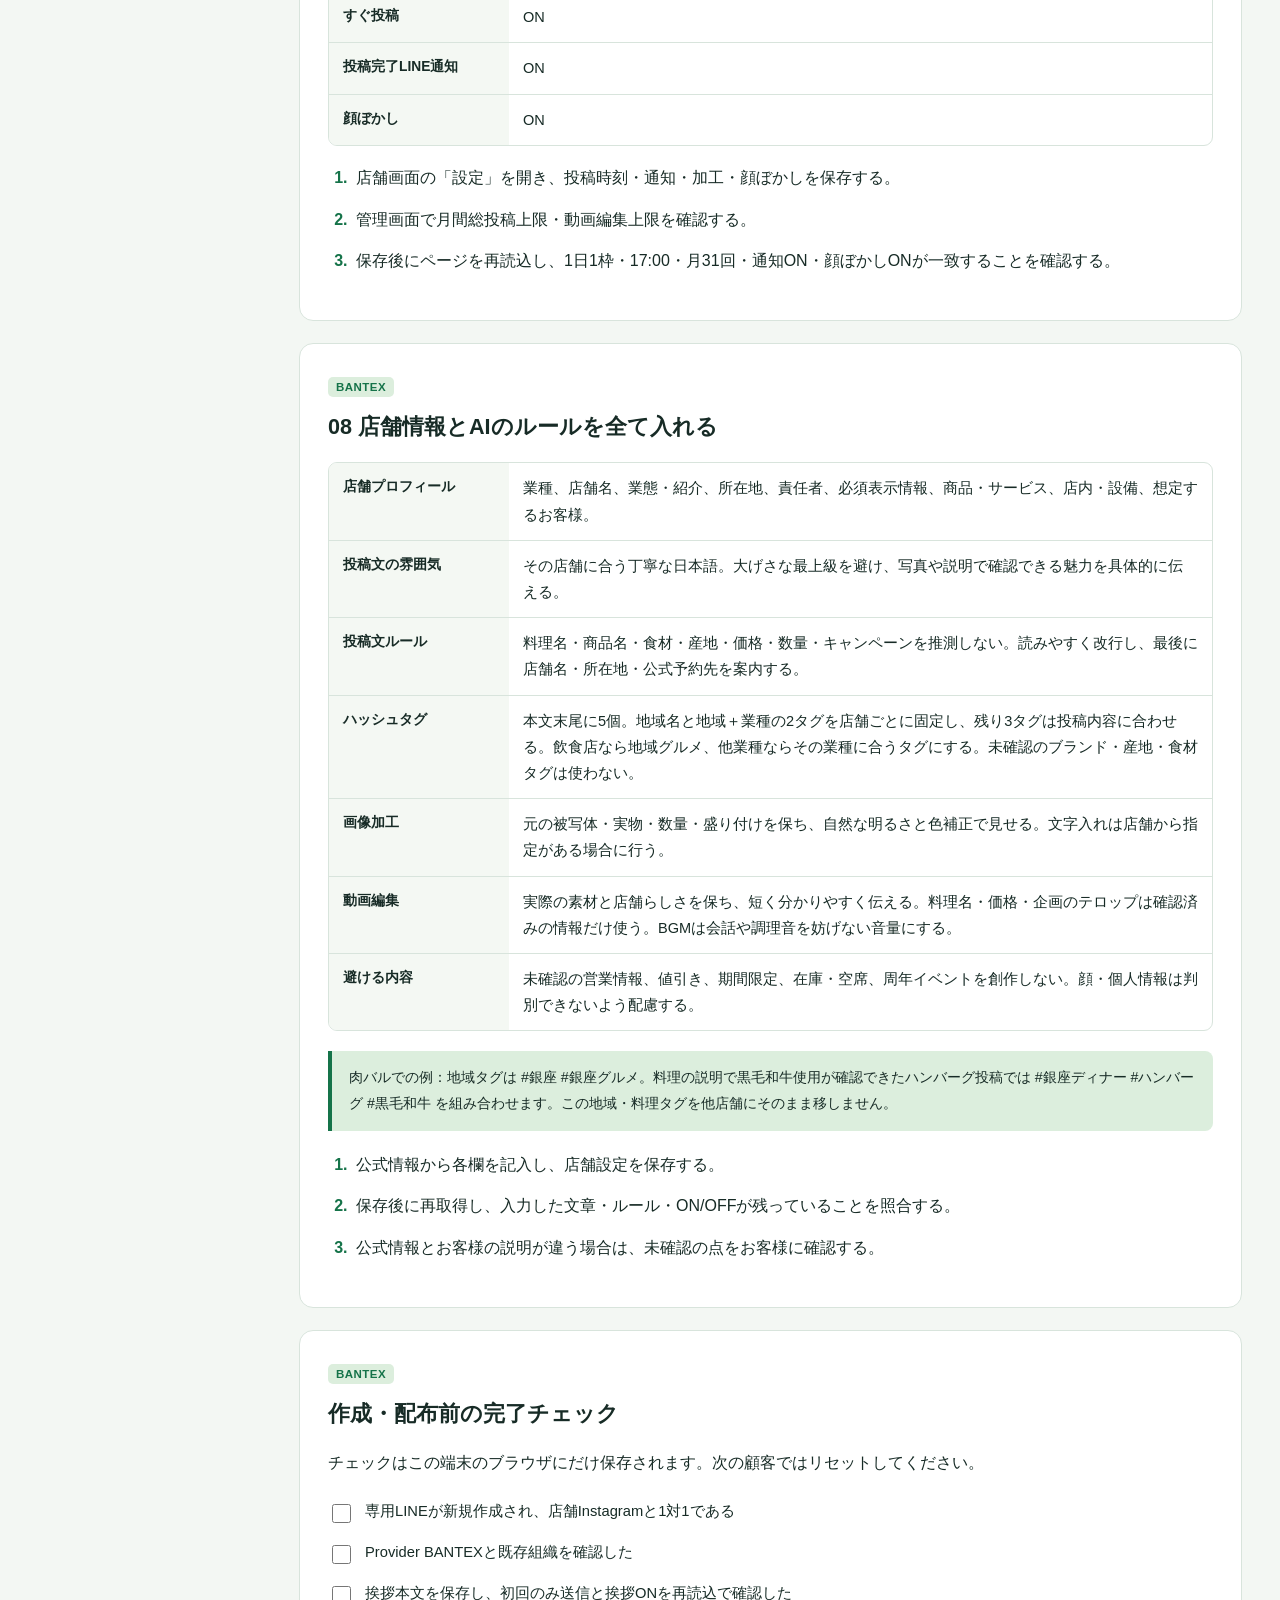
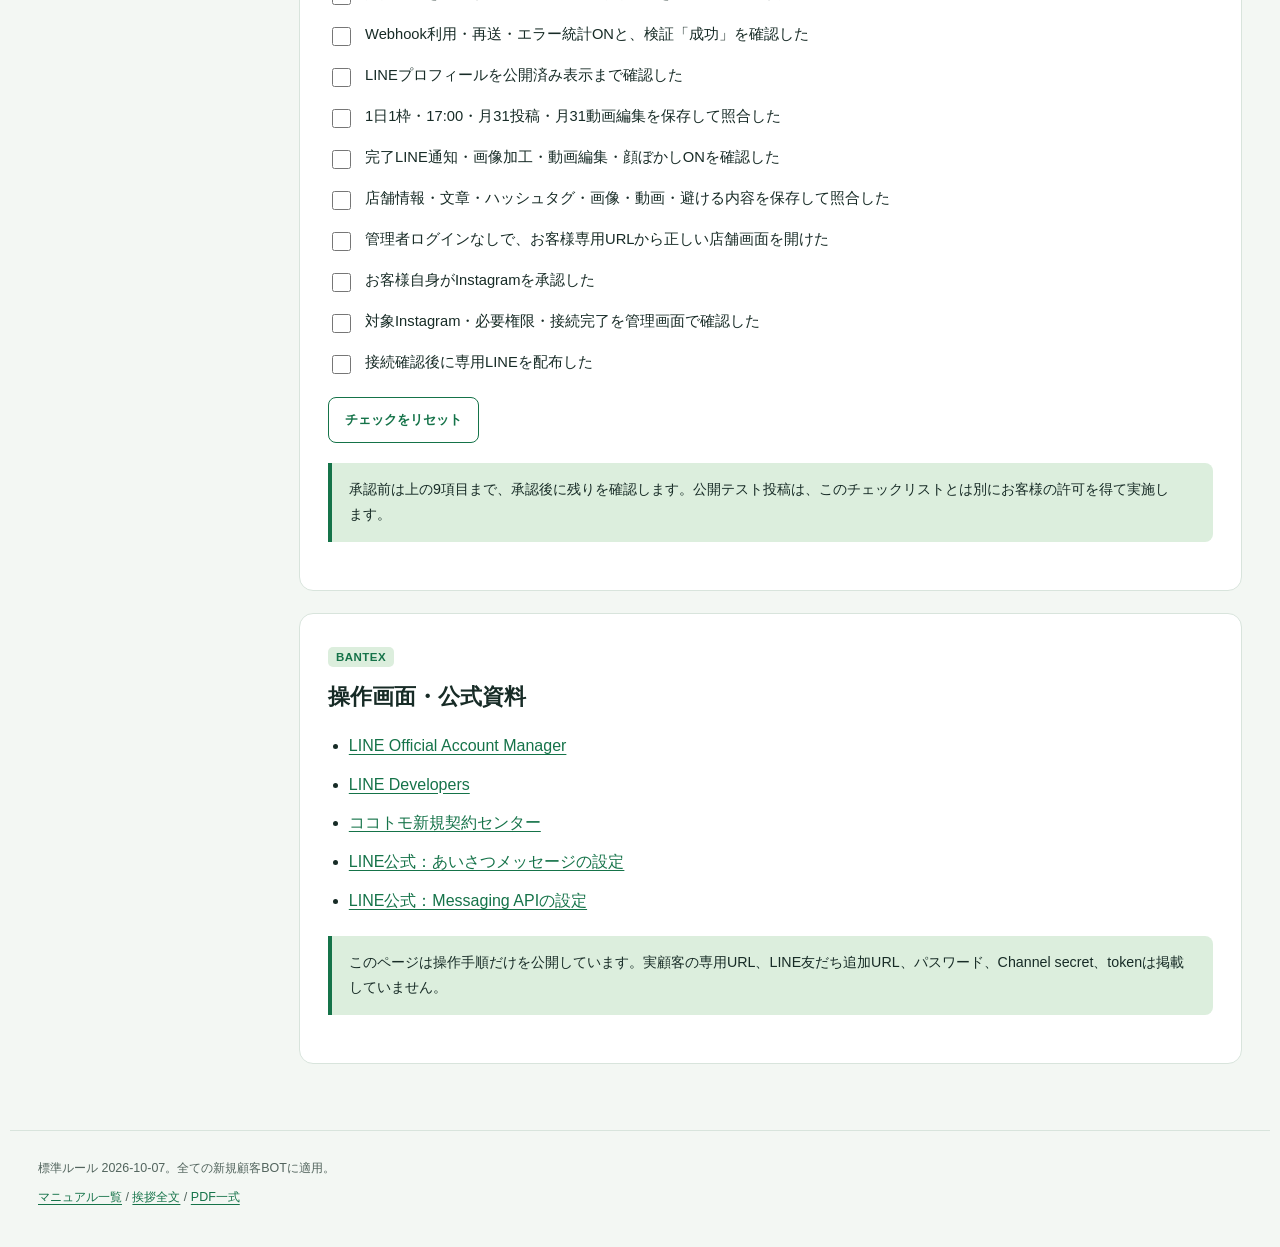
<file: setup-admin.html>
<!doctype html><html lang="ja"><head><meta charset="utf-8"><meta name="viewport" content="width=device-width,initial-scale=1"><meta name="robots" content="noindex,nofollow"><title>LINE BOT・ココトモ 管理側初期設定 | ココトモSNS</title><meta name="description" content="専用LINE、挨拶、Webhook、店舗設定を作成するページです。"><link rel="stylesheet" href="assets/manual/style.css?v=2026-10-07"><script src="assets/manual/manual.js?v=2026-10-07" defer></script></head><body data-version="2026-10-07"><header class="site-head"><a class="brand" href="index.html">BANTEX <span>ココトモSNS マニュアル</span></a><nav><a href="murakami.html">村上さん用</a><a href="customer-approval.html">お客様の承認</a><a href="greeting-message.html">挨拶の標準文</a></nav></header><main class="page"><div class="hero"><p class="eyebrow">BANTEX用 / 2026-10-07 更新</p><h1><span class="keep">LINE</span> BOT・ココトモ 管理側初期設定</h1><p class="intro">専用LINE、挨拶、Webhook、店舗設定を作成するページです。</p><div class="hero-actions"><a class="button" href="new-store-onboarding.html">新規顧客の作成手順</a><a class="button secondary" href="downloads/admin.pdf">PDFで保存・印刷</a></div></div><ol class="flow"><li><b>1</b><span>店舗調査・専用BOT作成</span></li><li><b>2</b><span>全設定を保存・確認</span></li><li><b>3</b><span>お客様専用URLを案内</span></li><li><b>4</b><span>お客様が<span class="keep">Instagram</span>を承認</span></li><li><b>5</b><span><span class="keep">BANTEX</span>で接続確認</span></li><li><b>6</b><span>確認後に<span class="keep">LINE</span>を配布</span></li></ol><p class="note">この順序を全ての新規顧客BOTで使います。Instagramのログイン・承認はお客様の端末で行います。LINEを案内するのは、承認と接続確認が終わってからです。</p><div class="manual-layout"><aside class="toc"><details open><summary>このページの目次</summary><nav><a href="#line-create">02 店舗専用<span class="keep">LINE</span>を新しく作る</a><a href="#line-api">03 <span class="keep">Messaging API</span>とWebhookを設定する</a><a href="#greeting">04 「<span class="keep">LINE</span>に送るだけ」の挨拶を登録する</a><a href="#line-profile">05 <span class="keep">LINE</span>の店舗プロフィールを公開する</a><a href="#registration">06 ココトモで新規契約を登録する</a><a href="#settings">07 投稿・通知・編集の初期値を揃える</a><a href="#business">08 店舗情報とAIのルールを全て入れる</a><a href="#checklist">作成・配布前の完了チェック</a><a href="#sources">操作画面・公式資料</a></nav></details></aside><article><section id="line-create" class="manual-section"><header><span class="role">BANTEX</span><h2>02 店舗専用<span class="keep">LINE</span>を新しく作る</h2></header><ol class="actions"><li><a href="https://manager.line.biz/" target="_blank" rel="noopener">LINE Official Account Manager</a>へBANTEX管理用アカウントでログインし、「作成」を開く。</li><li>表示名を「店舗名 インスタ連携」にする。20文字以内に収める。会社名は株式会社バンテックス、業種は店舗の実際の業種を選ぶ。</li><li>BANTEX管理用の既存ビジネスマネージャー組織を選ぶ。今回の作成例は「bantex」。</li><li>表示された規約と追加同意を担当者が確認し、同意して作成を完了する。アカウント名とLINE IDを確認する。</li></ol><p class="note">Instagramアカウント1つに、新しい専用LINE BOTを1つ作ります。既存の他店舗BOTを流用・共用しません。AIで作業する場合も、画面で必要な規約同意や権限付与の確認は省略しません。</p></section><section id="line-api" class="manual-section"><header><span class="role">BANTEX</span><h2>03 <span class="keep">Messaging API</span>とWebhookを設定する</h2></header><ol class="actions"><li>新しいLINEの「設定」→「Messaging API」→「Messaging APIを利用する」を開き、既存Provider「BANTEX」を選ぶ。</li><li><a href="https://developers.line.biz/console/" target="_blank" rel="noopener">LINE Developers</a>で「BANTEX」→今作った店舗のチャネルを開く。</li><li>「Messaging API設定」でWebhook URLを下の値にし、「Webhookの利用」「Webhookの再送」「エラーの統計情報」をONにする。</li><li>「検証」を押して「成功」を確認する。チャネル基本設定のChannel ID・Channel secretを新規契約フォームへ直接登録する。</li></ol><dl class="field-map"><div><dt>Provider</dt><dd>BANTEX</dd></div><div><dt>Webhook URL</dt><dd><code class="technical">https://kokotomo-toc-bot.onrender.com/callback</code></dd></div><div><dt>プライバシーポリシー</dt><dd><a class="technical" href="https://www.bantex.jp/privacy.html">https://www.bantex.jp/privacy.html</a></dd></div><div><dt>利用規約</dt><dd><a class="technical" href="https://www.bantex.jp/terms.html">https://www.bantex.jp/terms.html</a></dd></div></dl><p class="note">アクセストークンはココトモの新規契約登録時に自動発行されます。Channel secret・token・パスワード・認証コードは、マニュアル、チャット、メール、公開スクリーンショットへ載せません。Provider BANTEXが出ない場合は管理権限を確認します。</p></section><section id="greeting" class="manual-section"><header><span class="role">BANTEX</span><h2>04 「<span class="keep">LINE</span>に送るだけ」の挨拶を登録する</h2></header><ol class="actions"><li>LINE Official Account Managerの「あいさつメッセージ」を開く。LINE Developersの挨拶「編集」からも同じ設定画面へ進める。</li><li>初期の「最新情報を配信します」という定型文を、下の標準本文に置き換えて保存する。</li><li>「はじめて友だち追加されたときにのみ送信」をONにする。</li><li>「設定」→「応答設定」で下の状態に揃える。</li><li>ページを再読込し、本文・初回のみ送信・あいさつON・Webhook ONを確認する。</li></ol><div class="copy-box"><button type="button" class="copy-button">本文をコピー</button><pre>友だち追加ありがとうございます！
ココトモSNSです😊

📷 写真・動画を、このLINEに送るだけ。
AIが素材を編集し、投稿文とハッシュタグを作ってInstagramへ投稿します。

【使い方】
① 写真・動画を送る
② 紹介したい内容を続けて送る
例：「今日のおすすめです」「この文字を入れて」

「明るくして」「落ち着いた雰囲気で」など、編集の希望もこのLINEに送れます。

すぐ投稿したい場合は「すぐ投稿して！」、予約したい場合は「定時投稿して！」を選べます。

投稿内容の確認や修正も、LINEに届く案内から行えます。
まずは写真を1枚送ってみてください✨</pre><span class="copy-status" aria-live="polite"></span></div><dl class="field-map"><div><dt>チャット</dt><dd><strong class="off">OFF</strong></dd></div><div><dt>あいさつメッセージ</dt><dd><strong class="on">ON</strong></dd></div><div><dt>あいさつの送信条件</dt><dd>初めて友だち追加された時のみ</dd></div><div><dt>応答メッセージ</dt><dd><strong class="off">OFF</strong></dd></div><div><dt>Webhook</dt><dd><strong class="on">ON</strong></dd></div><div><dt>Webhook再送・エラー統計</dt><dd>両方ON</dd></div><div><dt>グループ・複数人トーク参加</dt><dd>OFF</dd></div><div><dt>写真・動画の受信</dt><dd>ON</dd></div></dl><p class="note">本文を保存するだけでは配信されません。あいさつメッセージをONにするところまでが作成作業です。以前の「挨拶をOFF」は、新規顧客BOTでは使いません。</p></section><section id="line-profile" class="manual-section"><header><span class="role">BANTEX</span><h2>05 <span class="keep">LINE</span>の店舗プロフィールを公開する</h2></header><ol class="actions"><li>公式サイトや店舗提供の画像から、店舗が分かるアイコンを設定する。</li><li>ステータスメッセージは「写真・動画でInstagram投稿」を標準にする。紹介文は店舗の内容に合わせる。</li><li>確認済みの郵便番号、所在地、アクセス、公式電話、公式サイト・予約先、店舗Instagramを登録する。</li><li>不要な空のSNS欄を除き、店舗に合わせたブランド色を設定する。</li><li>「公開」を実行し、公開済みの表示を確認する。</li></ol><p class="note">責任者名、営業時間、定休日、支払方法、予算など、確認できていない情報を埋めるために推測しません。</p></section><section id="registration" class="manual-section"><header><span class="role">BANTEX</span><h2>06 ココトモで新規契約を登録する</h2></header><ol class="actions"><li><a href="https://kokotomo-sns.bantex.jp/sns-admin/onboarding" target="_blank" rel="noopener">ココトモの新規契約センター</a>をBANTEX管理者で開く。</li><li>予約投稿枠を1日1枠、月間総投稿上限を31回にする。新しく作った専用LINEであること、Provider BANTEXであることを確認してチェックする。</li><li>専用チャネルのChannel ID・Channel secretを保護された入力欄へ直接登録する。</li><li>作成を実行し、token発行・Webhook設定・疎通確認の成功、店舗ID、お客様専用画面の発行を確認する。</li><li>管理画面で店舗名、予定するInstagramユーザー名とプロフィールURLを登録し、次の店舗設定へ進む。</li></ol><p class="note">初期フォームにない項目は、登録後の店舗画面で保存します。「登録できた」だけで設定完了とはしません。料金・請求条件は顧客との合意に従い、投稿枠の設定から新たな支払いや有料契約を発生させません。</p></section><section id="settings" class="manual-section"><header><span class="role">BANTEX</span><h2>07 投稿・通知・編集の初期値を揃える</h2></header><p>お客様が別の条件を明確に指定していない場合、今回の作成と同じ初期値に揃えます。フォーム初期値のまま終了せず、登録後に保存してください。</p><dl class="field-map"><div><dt>予約投稿枠</dt><dd>1日1枠</dd></div><div><dt>月間の総投稿上限</dt><dd>31回。即時投稿と予約投稿の合計。</dd></div><div><dt>予約時刻</dt><dd>17:00。お客様の明確な指定がある場合だけ調整。</dd></div><div><dt>AI動画編集上限</dt><dd>月31回</dd></div><div><dt>画像加工・動画AI編集</dt><dd>ON</dd></div><div><dt>すぐ投稿</dt><dd>ON</dd></div><div><dt>投稿完了LINE通知</dt><dd>ON</dd></div><div><dt>顔ぼかし</dt><dd>ON</dd></div></dl><ol class="actions"><li>店舗画面の「設定」を開き、投稿時刻・通知・加工・顔ぼかしを保存する。</li><li>管理画面で月間総投稿上限・動画編集上限を確認する。</li><li>保存後にページを再読込し、1日1枠・17:00・月31回・通知ON・顔ぼかしONが一致することを確認する。</li></ol></section><section id="business" class="manual-section"><header><span class="role">BANTEX</span><h2>08 店舗情報とAIのルールを全て入れる</h2></header><dl class="field-map"><div><dt>店舗プロフィール</dt><dd>業種、店舗名、業態・紹介、所在地、責任者、必須表示情報、商品・サービス、店内・設備、想定するお客様。</dd></div><div><dt>投稿文の雰囲気</dt><dd>その店舗に合う丁寧な日本語。大げさな最上級を避け、写真や説明で確認できる魅力を具体的に伝える。</dd></div><div><dt>投稿文ルール</dt><dd>料理名・商品名・食材・産地・価格・数量・キャンペーンを推測しない。読みやすく改行し、最後に店舗名・所在地・公式予約先を案内する。</dd></div><div><dt>ハッシュタグ</dt><dd>本文末尾に5個。地域名と地域＋業種の2タグを店舗ごとに固定し、残り3タグは投稿内容に合わせる。飲食店なら地域グルメ、他業種ならその業種に合うタグにする。未確認のブランド・産地・食材タグは使わない。</dd></div><div><dt>画像加工</dt><dd>元の被写体・実物・数量・盛り付けを保ち、自然な明るさと色補正で見せる。文字入れは店舗から指定がある場合に行う。</dd></div><div><dt>動画編集</dt><dd>実際の素材と店舗らしさを保ち、短く分かりやすく伝える。料理名・価格・企画のテロップは確認済みの情報だけ使う。BGMは会話や調理音を妨げない音量にする。</dd></div><div><dt>避ける内容</dt><dd>未確認の営業情報、値引き、期間限定、在庫・空席、周年イベントを創作しない。顔・個人情報は判別できないよう配慮する。</dd></div></dl><p class="note">肉バルでの例：地域タグは #銀座 #銀座グルメ。料理の説明で黒毛和牛使用が確認できたハンバーグ投稿では #銀座ディナー #ハンバーグ #黒毛和牛 を組み合わせます。この地域・料理タグを他店舗にそのまま移しません。</p><ol class="actions"><li>公式情報から各欄を記入し、店舗設定を保存する。</li><li>保存後に再取得し、入力した文章・ルール・ON/OFFが残っていることを照合する。</li><li>公式情報とお客様の説明が違う場合は、未確認の点をお客様に確認する。</li></ol></section><section id="checklist" class="manual-section"><header><span class="role">BANTEX</span><h2>作成・配布前の完了チェック</h2></header><p>チェックはこの端末のブラウザにだけ保存されます。次の顧客ではリセットしてください。</p><div class="checklist"><label><input type="checkbox" data-check="0"><span>専用LINEが新規作成され、店舗Instagramと1対1である</span></label><label><input type="checkbox" data-check="1"><span>Provider BANTEXと既存組織を確認した</span></label><label><input type="checkbox" data-check="2"><span>挨拶本文を保存し、初回のみ送信と挨拶ONを再読込で確認した</span></label><label><input type="checkbox" data-check="3"><span>Webhook利用・再送・エラー統計ONと、検証「成功」を確認した</span></label><label><input type="checkbox" data-check="4"><span>LINEプロフィールを公開済み表示まで確認した</span></label><label><input type="checkbox" data-check="5"><span>1日1枠・17:00・月31投稿・月31動画編集を保存して照合した</span></label><label><input type="checkbox" data-check="6"><span>完了LINE通知・画像加工・動画編集・顔ぼかしONを確認した</span></label><label><input type="checkbox" data-check="7"><span>店舗情報・文章・ハッシュタグ・画像・動画・避ける内容を保存して照合した</span></label><label><input type="checkbox" data-check="8"><span>管理者ログインなしで、お客様専用URLから正しい店舗画面を開けた</span></label><label><input type="checkbox" data-check="9"><span>お客様自身がInstagramを承認した</span></label><label><input type="checkbox" data-check="10"><span>対象Instagram・必要権限・接続完了を管理画面で確認した</span></label><label><input type="checkbox" data-check="11"><span>接続確認後に専用LINEを配布した</span></label></div><button class="reset-checks" type="button">チェックをリセット</button><p class="note">承認前は上の9項目まで、承認後に残りを確認します。公開テスト投稿は、このチェックリストとは別にお客様の許可を得て実施します。</p></section><section id="sources" class="manual-section"><header><span class="role">BANTEX</span><h2>操作画面・公式資料</h2></header><ul class="links"><li><a href="https://manager.line.biz/" target="_blank" rel="noopener">LINE Official Account Manager</a></li><li><a href="https://developers.line.biz/console/" target="_blank" rel="noopener">LINE Developers</a></li><li><a href="https://kokotomo-sns.bantex.jp/sns-admin/onboarding" target="_blank" rel="noopener">ココトモ新規契約センター</a></li><li><a href="https://www.lycbiz.com/jp/manual/OfficialAccountManager/greeting-message/" target="_blank" rel="noopener">LINE公式：あいさつメッセージの設定</a></li><li><a href="https://developers.line.biz/ja/docs/messaging-api/building-bot/" target="_blank" rel="noopener">LINE公式：Messaging APIの設定</a></li></ul><p class="note">このページは操作手順だけを公開しています。実顧客の専用URL、LINE友だち追加URL、パスワード、Channel secret、tokenは掲載していません。</p></section></article></div></main><footer><p>標準ルール 2026-10-07。全ての新規顧客BOTに適用。</p><p><a href="index.html">マニュアル一覧</a> / <a href="greeting-message.html">挨拶全文</a> / <a href="downloads/complete.pdf">PDF一式</a></p></footer></body></html>
</file>
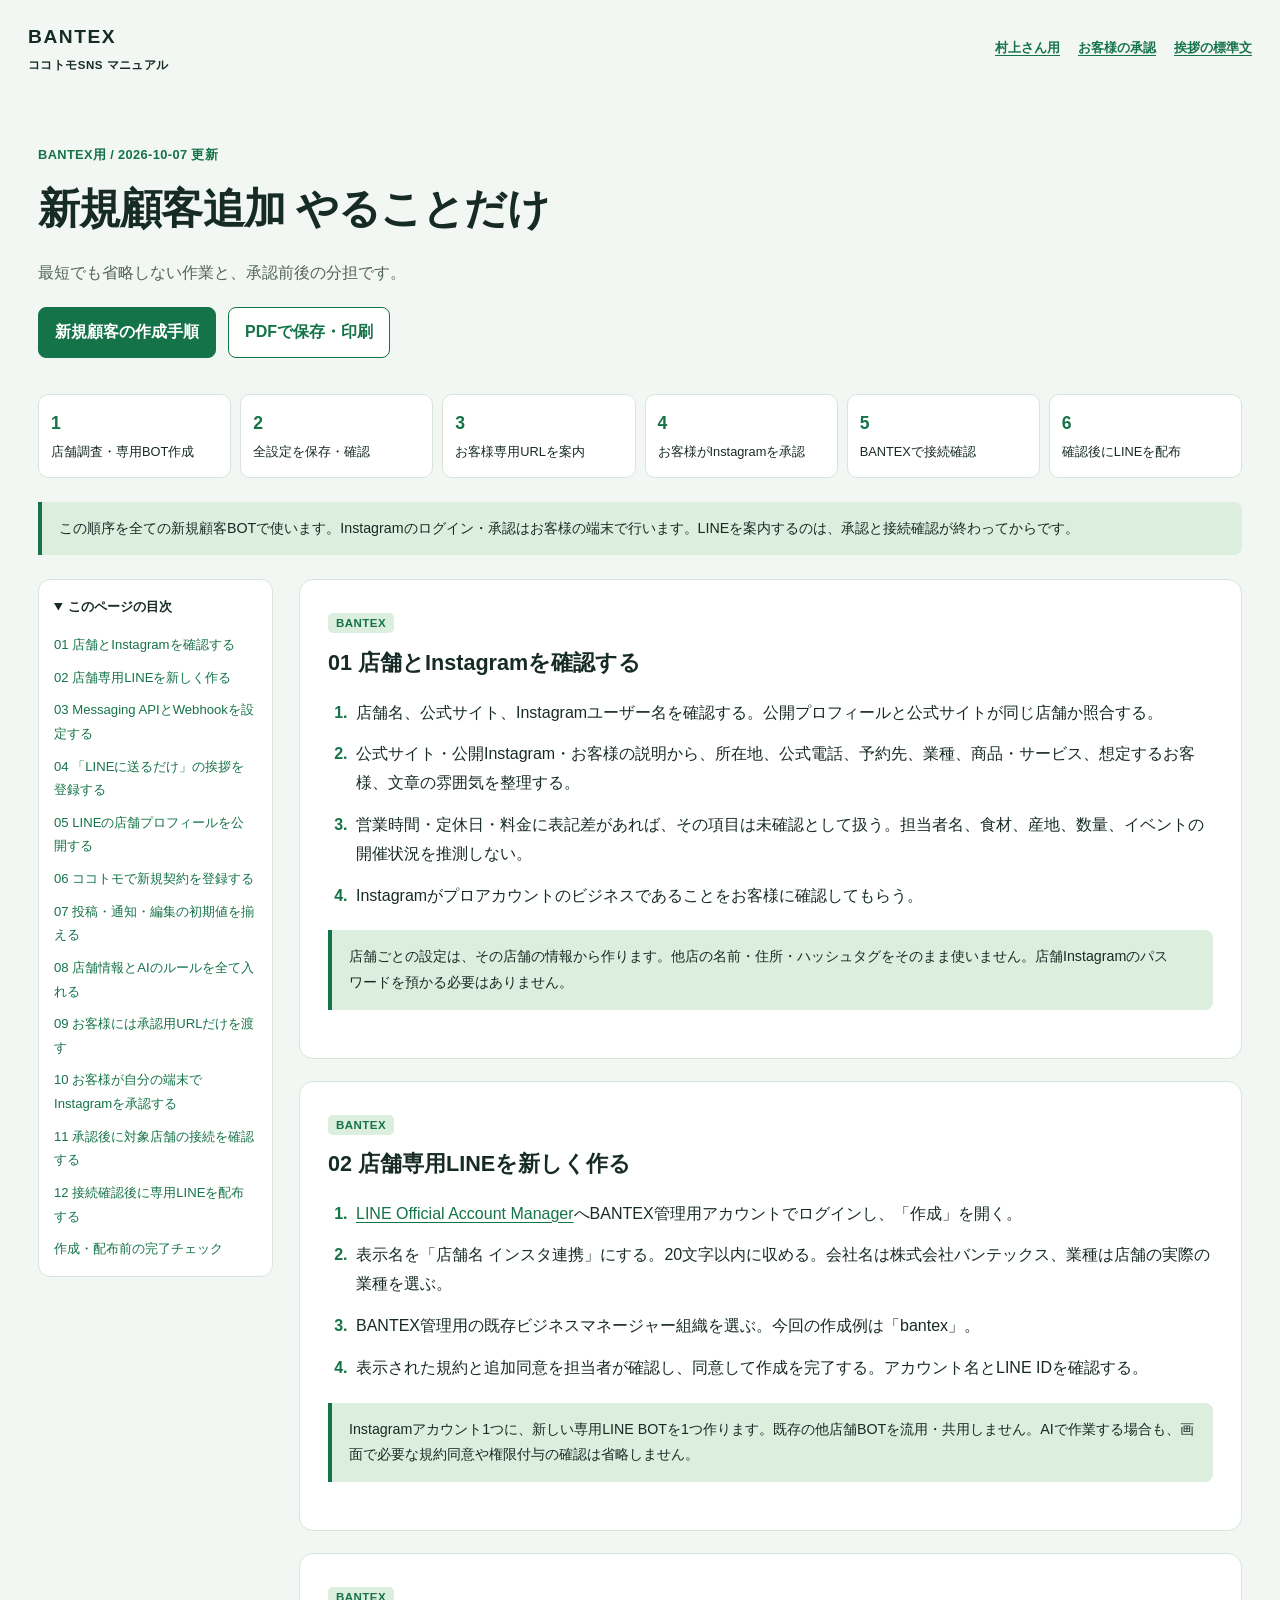
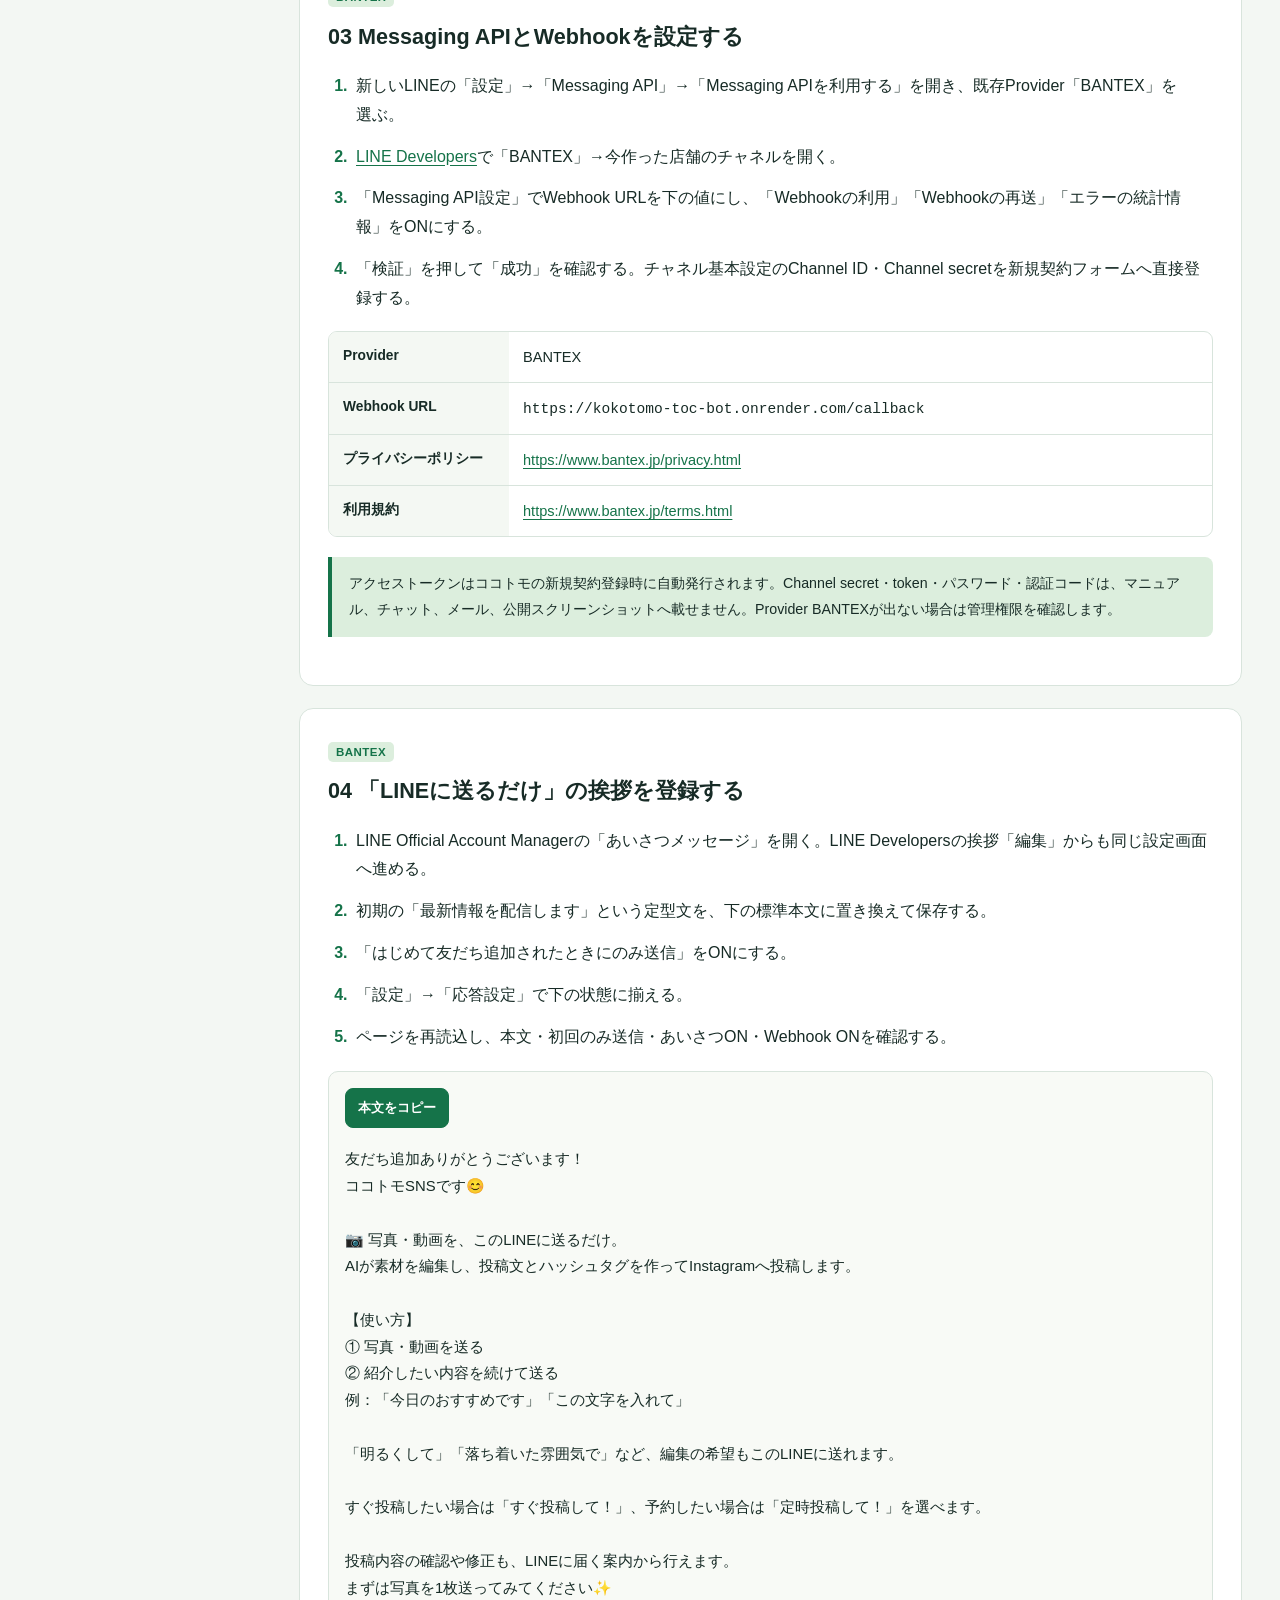
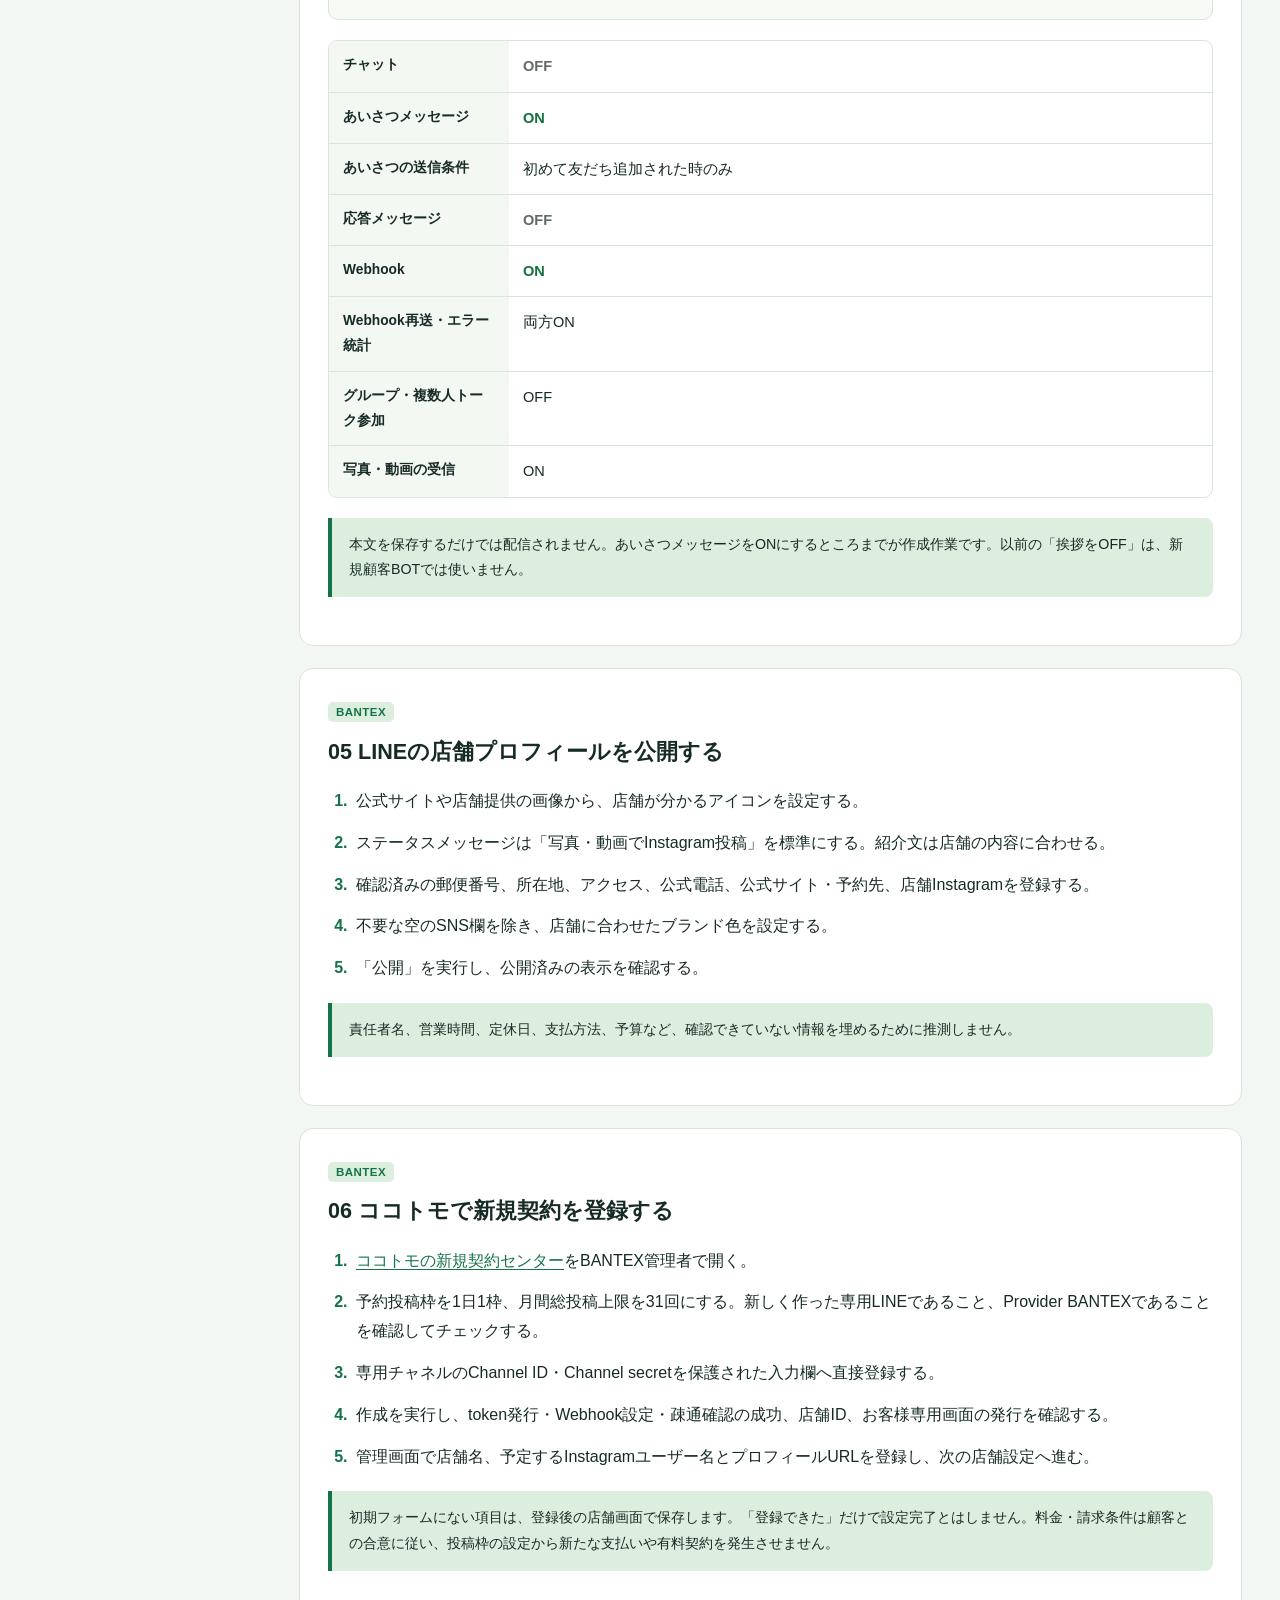
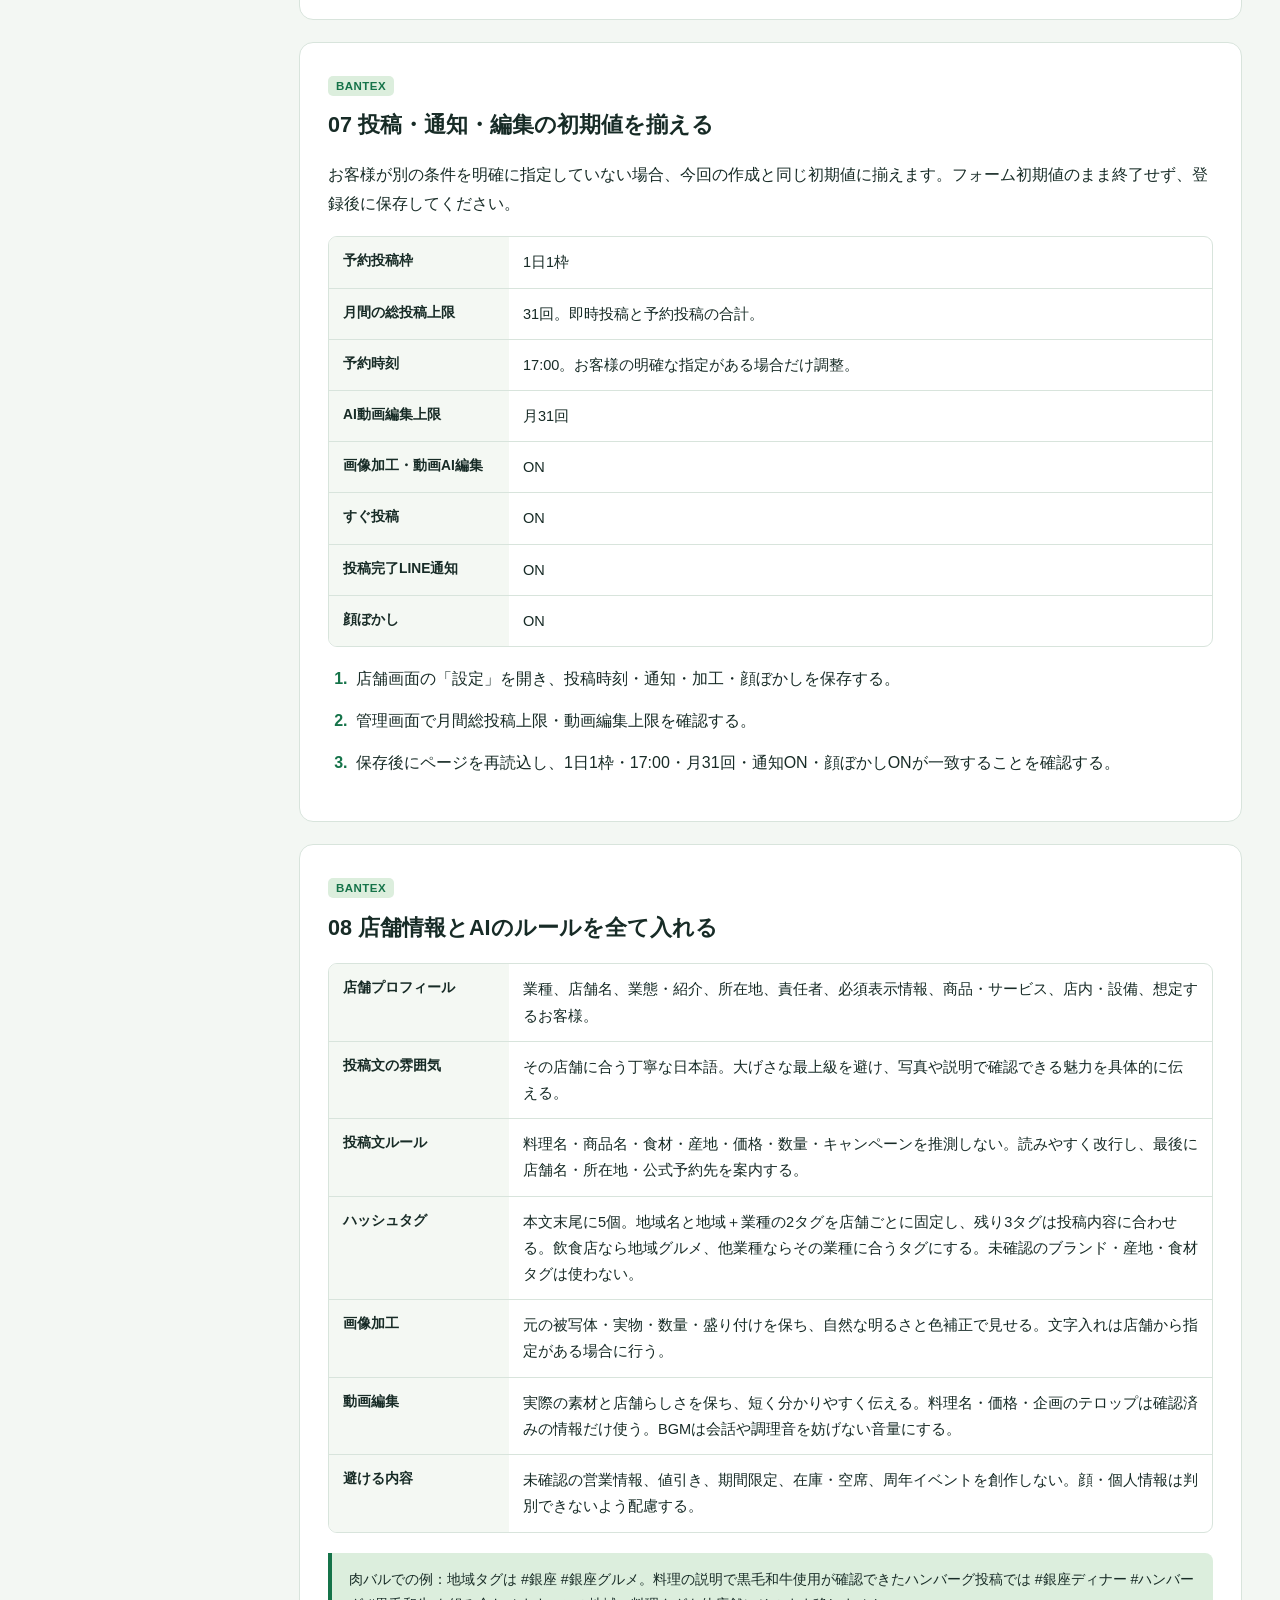
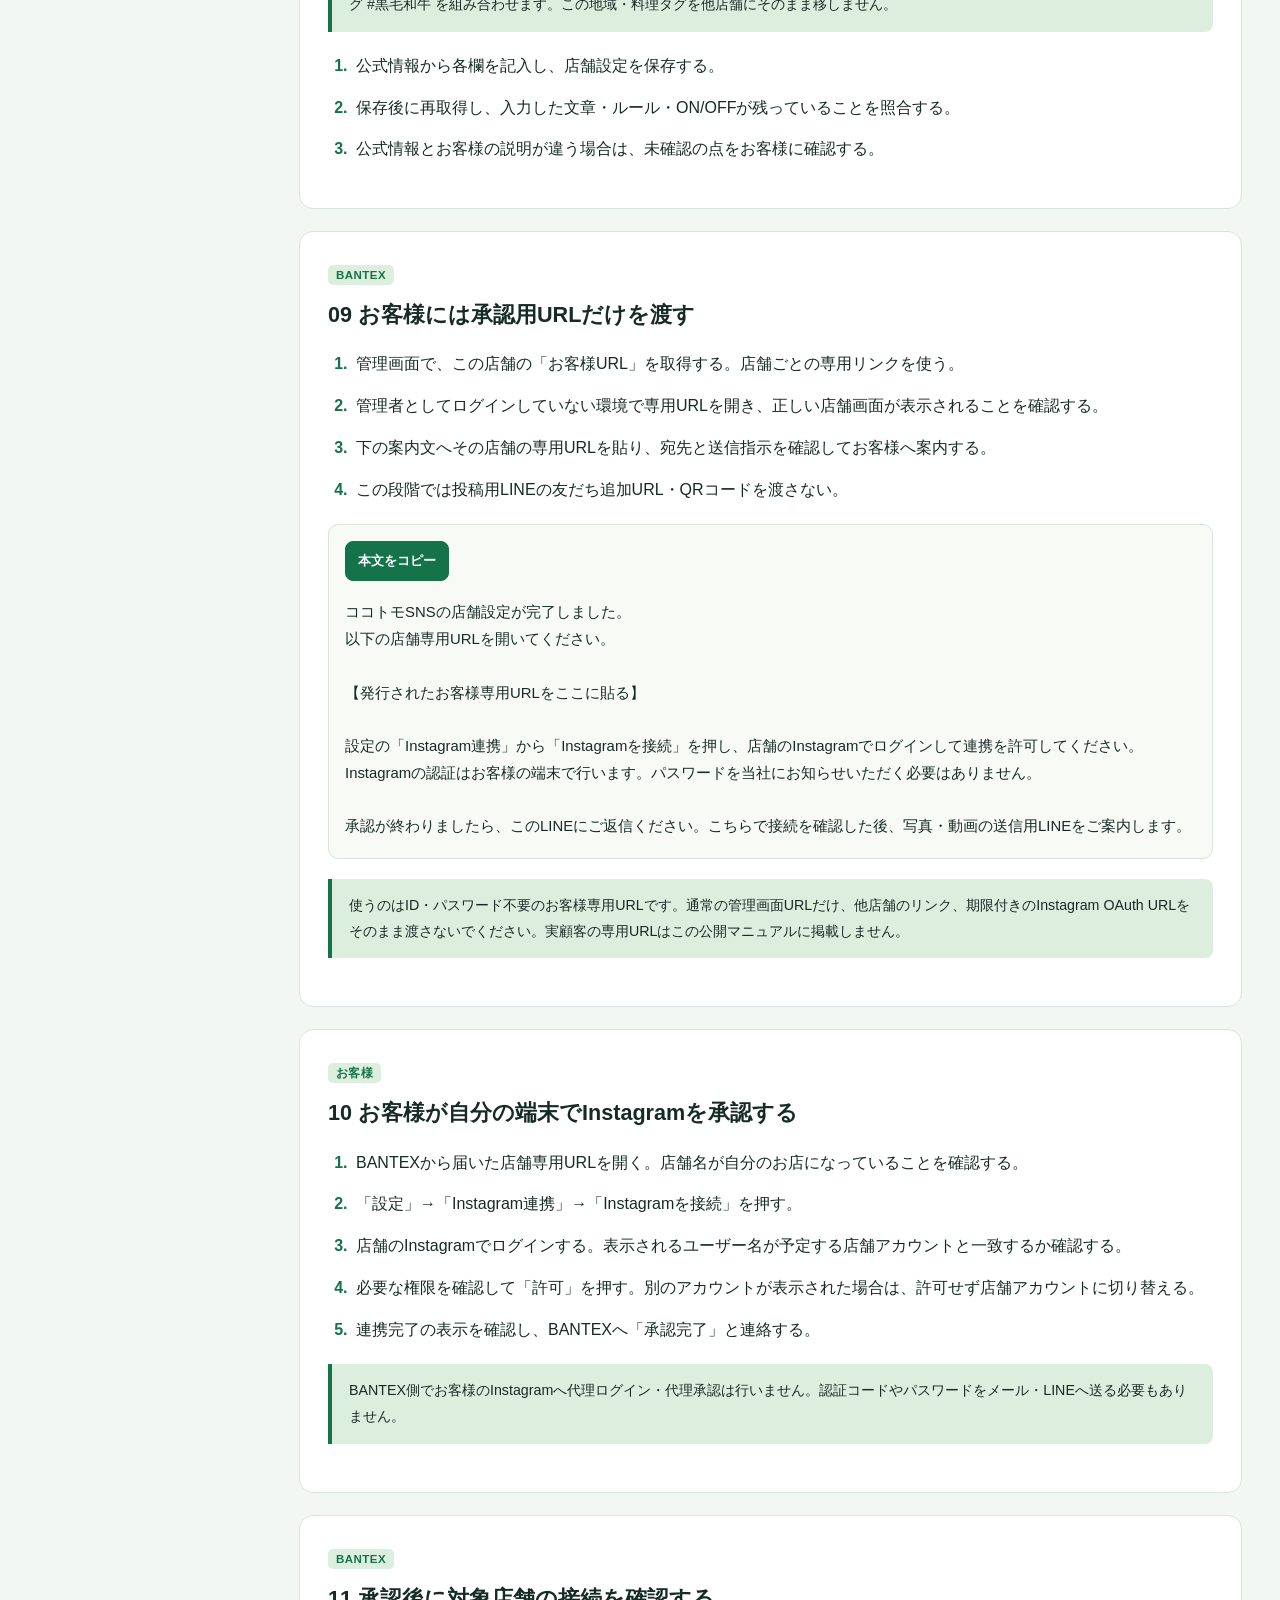
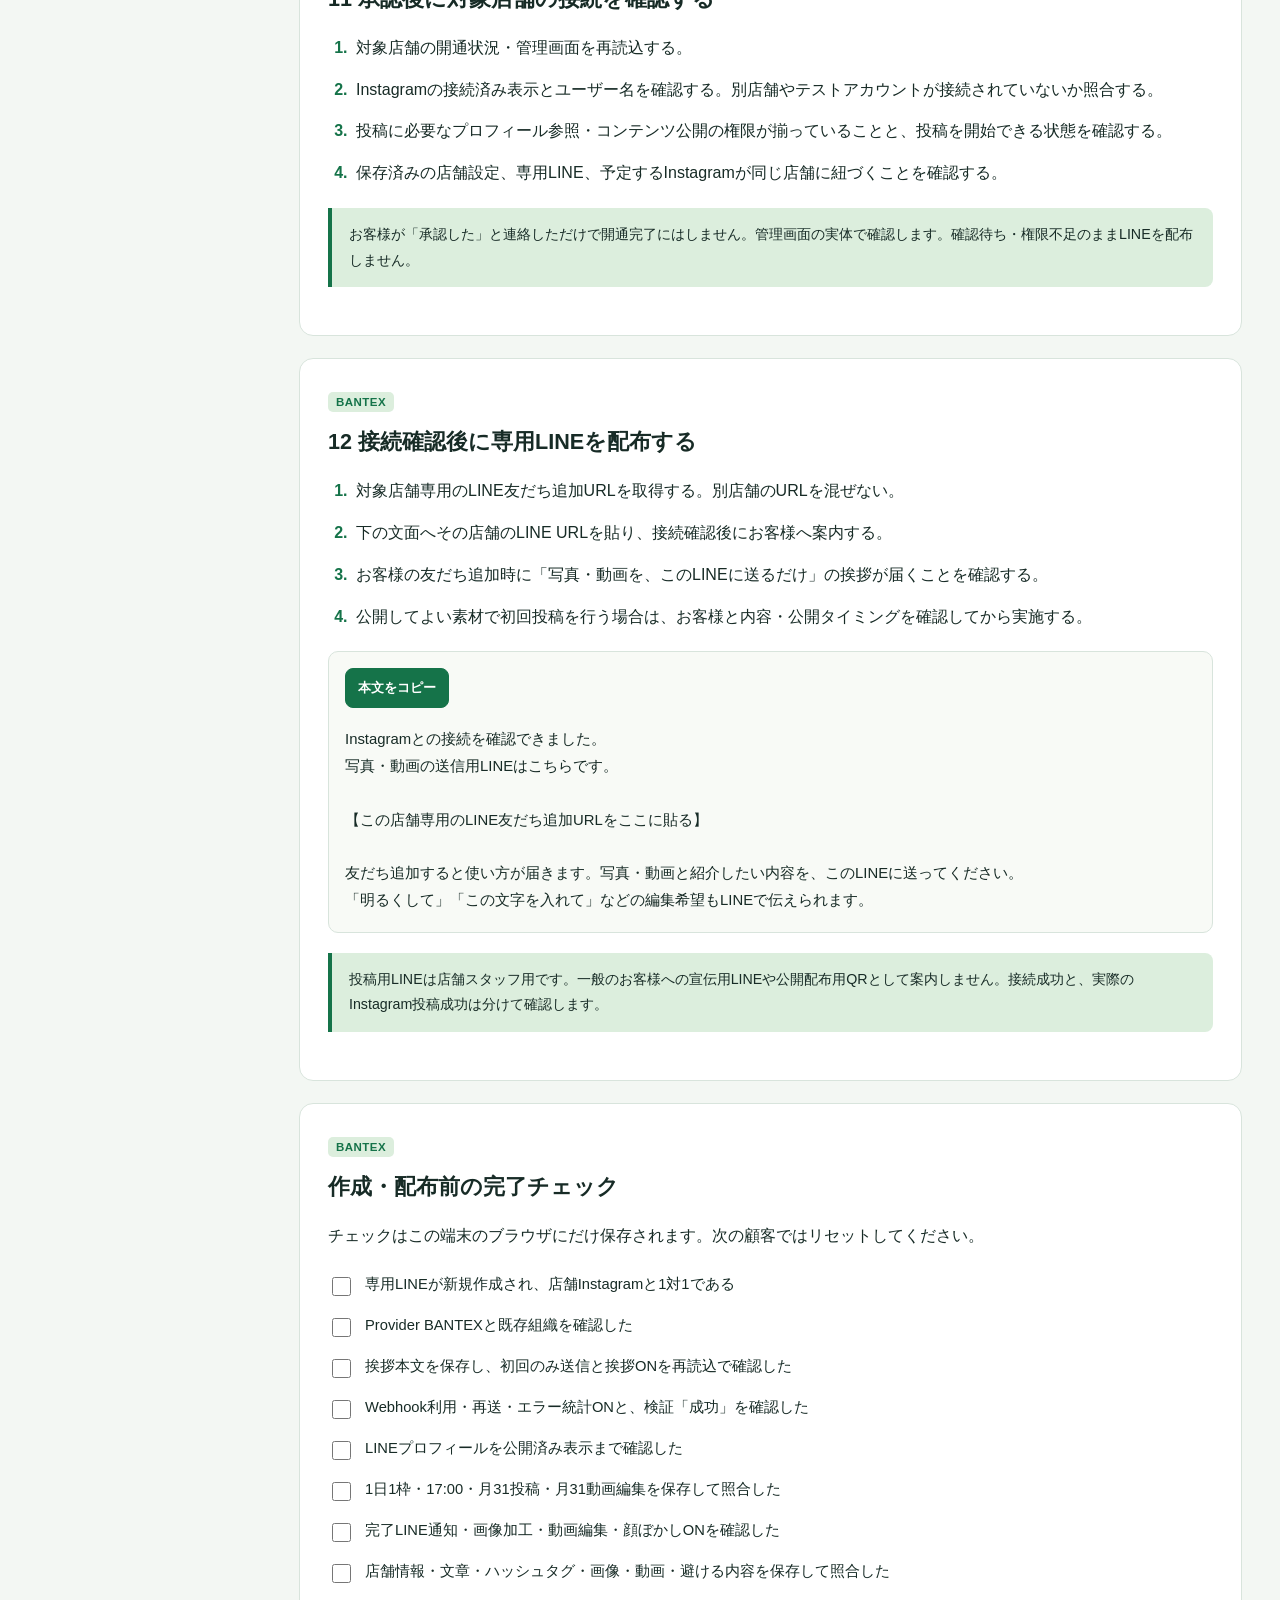
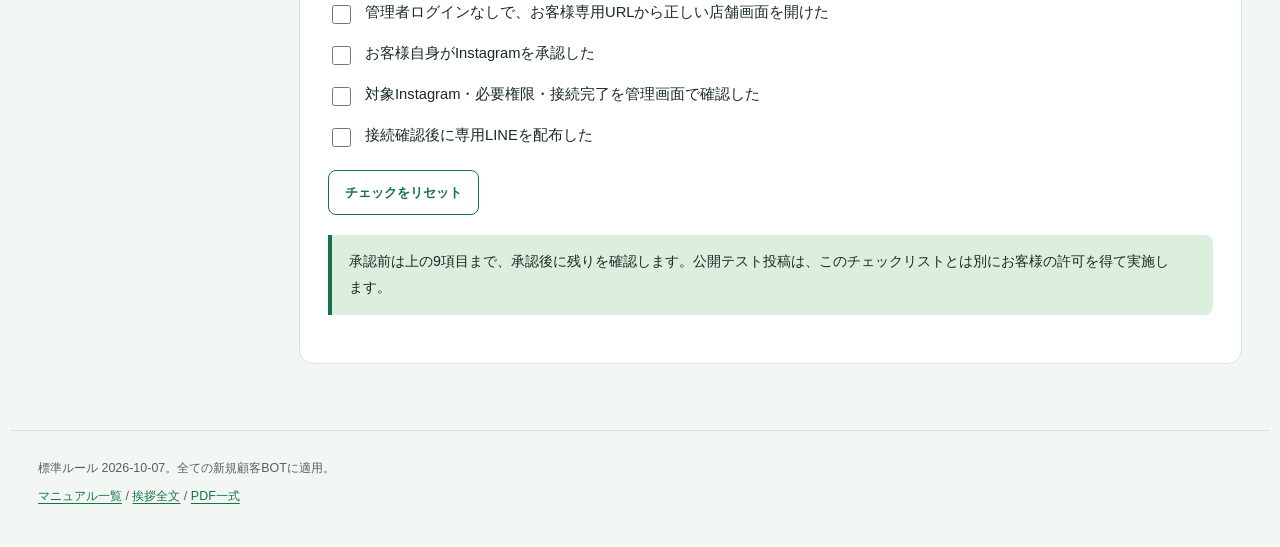
<file: simple-customer-onboarding.html>
<!doctype html><html lang="ja"><head><meta charset="utf-8"><meta name="viewport" content="width=device-width,initial-scale=1"><meta name="robots" content="noindex,nofollow"><title>新規顧客追加 やることだけ | ココトモSNS</title><meta name="description" content="最短でも省略しない作業と、承認前後の分担です。"><link rel="stylesheet" href="assets/manual/style.css?v=2026-10-07"><script src="assets/manual/manual.js?v=2026-10-07" defer></script></head><body data-version="2026-10-07"><header class="site-head"><a class="brand" href="index.html">BANTEX <span>ココトモSNS マニュアル</span></a><nav><a href="murakami.html">村上さん用</a><a href="customer-approval.html">お客様の承認</a><a href="greeting-message.html">挨拶の標準文</a></nav></header><main class="page"><div class="hero"><p class="eyebrow">BANTEX用 / 2026-10-07 更新</p><h1><span class="keep">新規顧客</span>追加 やることだけ</h1><p class="intro">最短でも省略しない作業と、承認前後の分担です。</p><div class="hero-actions"><a class="button" href="new-store-onboarding.html">新規顧客の作成手順</a><a class="button secondary" href="downloads/admin.pdf">PDFで保存・印刷</a></div></div><ol class="flow"><li><b>1</b><span>店舗調査・専用BOT作成</span></li><li><b>2</b><span>全設定を保存・確認</span></li><li><b>3</b><span>お客様専用URLを案内</span></li><li><b>4</b><span>お客様が<span class="keep">Instagram</span>を承認</span></li><li><b>5</b><span><span class="keep">BANTEX</span>で接続確認</span></li><li><b>6</b><span>確認後に<span class="keep">LINE</span>を配布</span></li></ol><p class="note">この順序を全ての新規顧客BOTで使います。Instagramのログイン・承認はお客様の端末で行います。LINEを案内するのは、承認と接続確認が終わってからです。</p><div class="manual-layout"><aside class="toc"><details open><summary>このページの目次</summary><nav><a href="#research">01 店舗と<span class="keep">Instagram</span>を確認する</a><a href="#line-create">02 店舗専用<span class="keep">LINE</span>を新しく作る</a><a href="#line-api">03 <span class="keep">Messaging API</span>とWebhookを設定する</a><a href="#greeting">04 「<span class="keep">LINE</span>に送るだけ」の挨拶を登録する</a><a href="#line-profile">05 <span class="keep">LINE</span>の店舗プロフィールを公開する</a><a href="#registration">06 ココトモで新規契約を登録する</a><a href="#settings">07 投稿・通知・編集の初期値を揃える</a><a href="#business">08 店舗情報とAIのルールを全て入れる</a><a href="#invite">09 お客様には承認用URLだけを渡す</a><a href="#customer-approval">10 お客様が自分の端末で<span class="keep">Instagram</span>を承認する</a><a href="#connection">11 承認後に対象店舗の接続を確認する</a><a href="#distribute">12 接続確認後に専用<span class="keep">LINE</span>を配布する</a><a href="#checklist">作成・配布前の完了チェック</a></nav></details></aside><article><section id="research" class="manual-section"><header><span class="role">BANTEX</span><h2>01 店舗と<span class="keep">Instagram</span>を確認する</h2></header><ol class="actions"><li>店舗名、公式サイト、Instagramユーザー名を確認する。公開プロフィールと公式サイトが同じ店舗か照合する。</li><li>公式サイト・公開Instagram・お客様の説明から、所在地、公式電話、予約先、業種、商品・サービス、想定するお客様、文章の雰囲気を整理する。</li><li>営業時間・定休日・料金に表記差があれば、その項目は未確認として扱う。担当者名、食材、産地、数量、イベントの開催状況を推測しない。</li><li>Instagramがプロアカウントのビジネスであることをお客様に確認してもらう。</li></ol><p class="note">店舗ごとの設定は、その店舗の情報から作ります。他店の名前・住所・ハッシュタグをそのまま使いません。店舗Instagramのパスワードを預かる必要はありません。</p></section><section id="line-create" class="manual-section"><header><span class="role">BANTEX</span><h2>02 店舗専用<span class="keep">LINE</span>を新しく作る</h2></header><ol class="actions"><li><a href="https://manager.line.biz/" target="_blank" rel="noopener">LINE Official Account Manager</a>へBANTEX管理用アカウントでログインし、「作成」を開く。</li><li>表示名を「店舗名 インスタ連携」にする。20文字以内に収める。会社名は株式会社バンテックス、業種は店舗の実際の業種を選ぶ。</li><li>BANTEX管理用の既存ビジネスマネージャー組織を選ぶ。今回の作成例は「bantex」。</li><li>表示された規約と追加同意を担当者が確認し、同意して作成を完了する。アカウント名とLINE IDを確認する。</li></ol><p class="note">Instagramアカウント1つに、新しい専用LINE BOTを1つ作ります。既存の他店舗BOTを流用・共用しません。AIで作業する場合も、画面で必要な規約同意や権限付与の確認は省略しません。</p></section><section id="line-api" class="manual-section"><header><span class="role">BANTEX</span><h2>03 <span class="keep">Messaging API</span>とWebhookを設定する</h2></header><ol class="actions"><li>新しいLINEの「設定」→「Messaging API」→「Messaging APIを利用する」を開き、既存Provider「BANTEX」を選ぶ。</li><li><a href="https://developers.line.biz/console/" target="_blank" rel="noopener">LINE Developers</a>で「BANTEX」→今作った店舗のチャネルを開く。</li><li>「Messaging API設定」でWebhook URLを下の値にし、「Webhookの利用」「Webhookの再送」「エラーの統計情報」をONにする。</li><li>「検証」を押して「成功」を確認する。チャネル基本設定のChannel ID・Channel secretを新規契約フォームへ直接登録する。</li></ol><dl class="field-map"><div><dt>Provider</dt><dd>BANTEX</dd></div><div><dt>Webhook URL</dt><dd><code class="technical">https://kokotomo-toc-bot.onrender.com/callback</code></dd></div><div><dt>プライバシーポリシー</dt><dd><a class="technical" href="https://www.bantex.jp/privacy.html">https://www.bantex.jp/privacy.html</a></dd></div><div><dt>利用規約</dt><dd><a class="technical" href="https://www.bantex.jp/terms.html">https://www.bantex.jp/terms.html</a></dd></div></dl><p class="note">アクセストークンはココトモの新規契約登録時に自動発行されます。Channel secret・token・パスワード・認証コードは、マニュアル、チャット、メール、公開スクリーンショットへ載せません。Provider BANTEXが出ない場合は管理権限を確認します。</p></section><section id="greeting" class="manual-section"><header><span class="role">BANTEX</span><h2>04 「<span class="keep">LINE</span>に送るだけ」の挨拶を登録する</h2></header><ol class="actions"><li>LINE Official Account Managerの「あいさつメッセージ」を開く。LINE Developersの挨拶「編集」からも同じ設定画面へ進める。</li><li>初期の「最新情報を配信します」という定型文を、下の標準本文に置き換えて保存する。</li><li>「はじめて友だち追加されたときにのみ送信」をONにする。</li><li>「設定」→「応答設定」で下の状態に揃える。</li><li>ページを再読込し、本文・初回のみ送信・あいさつON・Webhook ONを確認する。</li></ol><div class="copy-box"><button type="button" class="copy-button">本文をコピー</button><pre>友だち追加ありがとうございます！
ココトモSNSです😊

📷 写真・動画を、このLINEに送るだけ。
AIが素材を編集し、投稿文とハッシュタグを作ってInstagramへ投稿します。

【使い方】
① 写真・動画を送る
② 紹介したい内容を続けて送る
例：「今日のおすすめです」「この文字を入れて」

「明るくして」「落ち着いた雰囲気で」など、編集の希望もこのLINEに送れます。

すぐ投稿したい場合は「すぐ投稿して！」、予約したい場合は「定時投稿して！」を選べます。

投稿内容の確認や修正も、LINEに届く案内から行えます。
まずは写真を1枚送ってみてください✨</pre><span class="copy-status" aria-live="polite"></span></div><dl class="field-map"><div><dt>チャット</dt><dd><strong class="off">OFF</strong></dd></div><div><dt>あいさつメッセージ</dt><dd><strong class="on">ON</strong></dd></div><div><dt>あいさつの送信条件</dt><dd>初めて友だち追加された時のみ</dd></div><div><dt>応答メッセージ</dt><dd><strong class="off">OFF</strong></dd></div><div><dt>Webhook</dt><dd><strong class="on">ON</strong></dd></div><div><dt>Webhook再送・エラー統計</dt><dd>両方ON</dd></div><div><dt>グループ・複数人トーク参加</dt><dd>OFF</dd></div><div><dt>写真・動画の受信</dt><dd>ON</dd></div></dl><p class="note">本文を保存するだけでは配信されません。あいさつメッセージをONにするところまでが作成作業です。以前の「挨拶をOFF」は、新規顧客BOTでは使いません。</p></section><section id="line-profile" class="manual-section"><header><span class="role">BANTEX</span><h2>05 <span class="keep">LINE</span>の店舗プロフィールを公開する</h2></header><ol class="actions"><li>公式サイトや店舗提供の画像から、店舗が分かるアイコンを設定する。</li><li>ステータスメッセージは「写真・動画でInstagram投稿」を標準にする。紹介文は店舗の内容に合わせる。</li><li>確認済みの郵便番号、所在地、アクセス、公式電話、公式サイト・予約先、店舗Instagramを登録する。</li><li>不要な空のSNS欄を除き、店舗に合わせたブランド色を設定する。</li><li>「公開」を実行し、公開済みの表示を確認する。</li></ol><p class="note">責任者名、営業時間、定休日、支払方法、予算など、確認できていない情報を埋めるために推測しません。</p></section><section id="registration" class="manual-section"><header><span class="role">BANTEX</span><h2>06 ココトモで新規契約を登録する</h2></header><ol class="actions"><li><a href="https://kokotomo-sns.bantex.jp/sns-admin/onboarding" target="_blank" rel="noopener">ココトモの新規契約センター</a>をBANTEX管理者で開く。</li><li>予約投稿枠を1日1枠、月間総投稿上限を31回にする。新しく作った専用LINEであること、Provider BANTEXであることを確認してチェックする。</li><li>専用チャネルのChannel ID・Channel secretを保護された入力欄へ直接登録する。</li><li>作成を実行し、token発行・Webhook設定・疎通確認の成功、店舗ID、お客様専用画面の発行を確認する。</li><li>管理画面で店舗名、予定するInstagramユーザー名とプロフィールURLを登録し、次の店舗設定へ進む。</li></ol><p class="note">初期フォームにない項目は、登録後の店舗画面で保存します。「登録できた」だけで設定完了とはしません。料金・請求条件は顧客との合意に従い、投稿枠の設定から新たな支払いや有料契約を発生させません。</p></section><section id="settings" class="manual-section"><header><span class="role">BANTEX</span><h2>07 投稿・通知・編集の初期値を揃える</h2></header><p>お客様が別の条件を明確に指定していない場合、今回の作成と同じ初期値に揃えます。フォーム初期値のまま終了せず、登録後に保存してください。</p><dl class="field-map"><div><dt>予約投稿枠</dt><dd>1日1枠</dd></div><div><dt>月間の総投稿上限</dt><dd>31回。即時投稿と予約投稿の合計。</dd></div><div><dt>予約時刻</dt><dd>17:00。お客様の明確な指定がある場合だけ調整。</dd></div><div><dt>AI動画編集上限</dt><dd>月31回</dd></div><div><dt>画像加工・動画AI編集</dt><dd>ON</dd></div><div><dt>すぐ投稿</dt><dd>ON</dd></div><div><dt>投稿完了LINE通知</dt><dd>ON</dd></div><div><dt>顔ぼかし</dt><dd>ON</dd></div></dl><ol class="actions"><li>店舗画面の「設定」を開き、投稿時刻・通知・加工・顔ぼかしを保存する。</li><li>管理画面で月間総投稿上限・動画編集上限を確認する。</li><li>保存後にページを再読込し、1日1枠・17:00・月31回・通知ON・顔ぼかしONが一致することを確認する。</li></ol></section><section id="business" class="manual-section"><header><span class="role">BANTEX</span><h2>08 店舗情報とAIのルールを全て入れる</h2></header><dl class="field-map"><div><dt>店舗プロフィール</dt><dd>業種、店舗名、業態・紹介、所在地、責任者、必須表示情報、商品・サービス、店内・設備、想定するお客様。</dd></div><div><dt>投稿文の雰囲気</dt><dd>その店舗に合う丁寧な日本語。大げさな最上級を避け、写真や説明で確認できる魅力を具体的に伝える。</dd></div><div><dt>投稿文ルール</dt><dd>料理名・商品名・食材・産地・価格・数量・キャンペーンを推測しない。読みやすく改行し、最後に店舗名・所在地・公式予約先を案内する。</dd></div><div><dt>ハッシュタグ</dt><dd>本文末尾に5個。地域名と地域＋業種の2タグを店舗ごとに固定し、残り3タグは投稿内容に合わせる。飲食店なら地域グルメ、他業種ならその業種に合うタグにする。未確認のブランド・産地・食材タグは使わない。</dd></div><div><dt>画像加工</dt><dd>元の被写体・実物・数量・盛り付けを保ち、自然な明るさと色補正で見せる。文字入れは店舗から指定がある場合に行う。</dd></div><div><dt>動画編集</dt><dd>実際の素材と店舗らしさを保ち、短く分かりやすく伝える。料理名・価格・企画のテロップは確認済みの情報だけ使う。BGMは会話や調理音を妨げない音量にする。</dd></div><div><dt>避ける内容</dt><dd>未確認の営業情報、値引き、期間限定、在庫・空席、周年イベントを創作しない。顔・個人情報は判別できないよう配慮する。</dd></div></dl><p class="note">肉バルでの例：地域タグは #銀座 #銀座グルメ。料理の説明で黒毛和牛使用が確認できたハンバーグ投稿では #銀座ディナー #ハンバーグ #黒毛和牛 を組み合わせます。この地域・料理タグを他店舗にそのまま移しません。</p><ol class="actions"><li>公式情報から各欄を記入し、店舗設定を保存する。</li><li>保存後に再取得し、入力した文章・ルール・ON/OFFが残っていることを照合する。</li><li>公式情報とお客様の説明が違う場合は、未確認の点をお客様に確認する。</li></ol></section><section id="invite" class="manual-section"><header><span class="role">BANTEX</span><h2>09 お客様には承認用URLだけを渡す</h2></header><ol class="actions"><li>管理画面で、この店舗の「お客様URL」を取得する。店舗ごとの専用リンクを使う。</li><li>管理者としてログインしていない環境で専用URLを開き、正しい店舗画面が表示されることを確認する。</li><li>下の案内文へその店舗の専用URLを貼り、宛先と送信指示を確認してお客様へ案内する。</li><li>この段階では投稿用LINEの友だち追加URL・QRコードを渡さない。</li></ol><div class="copy-box"><button type="button" class="copy-button">本文をコピー</button><pre>ココトモSNSの店舗設定が完了しました。
以下の店舗専用URLを開いてください。

【発行されたお客様専用URLをここに貼る】

設定の「Instagram連携」から「Instagramを接続」を押し、店舗のInstagramでログインして連携を許可してください。
Instagramの認証はお客様の端末で行います。パスワードを当社にお知らせいただく必要はありません。

承認が終わりましたら、このLINEにご返信ください。こちらで接続を確認した後、写真・動画の送信用LINEをご案内します。</pre><span class="copy-status" aria-live="polite"></span></div><p class="note">使うのはID・パスワード不要のお客様専用URLです。通常の管理画面URLだけ、他店舗のリンク、期限付きのInstagram OAuth URLをそのまま渡さないでください。実顧客の専用URLはこの公開マニュアルに掲載しません。</p></section><section id="customer-approval" class="manual-section"><header><span class="role">お客様</span><h2>10 お客様が自分の端末で<span class="keep">Instagram</span>を承認する</h2></header><ol class="actions"><li>BANTEXから届いた店舗専用URLを開く。店舗名が自分のお店になっていることを確認する。</li><li>「設定」→「Instagram連携」→「Instagramを接続」を押す。</li><li>店舗のInstagramでログインする。表示されるユーザー名が予定する店舗アカウントと一致するか確認する。</li><li>必要な権限を確認して「許可」を押す。別のアカウントが表示された場合は、許可せず店舗アカウントに切り替える。</li><li>連携完了の表示を確認し、BANTEXへ「承認完了」と連絡する。</li></ol><p class="note">BANTEX側でお客様のInstagramへ代理ログイン・代理承認は行いません。認証コードやパスワードをメール・LINEへ送る必要もありません。</p></section><section id="connection" class="manual-section"><header><span class="role">BANTEX</span><h2>11 承認後に対象店舗の接続を確認する</h2></header><ol class="actions"><li>対象店舗の開通状況・管理画面を再読込する。</li><li>Instagramの接続済み表示とユーザー名を確認する。別店舗やテストアカウントが接続されていないか照合する。</li><li>投稿に必要なプロフィール参照・コンテンツ公開の権限が揃っていることと、投稿を開始できる状態を確認する。</li><li>保存済みの店舗設定、専用LINE、予定するInstagramが同じ店舗に紐づくことを確認する。</li></ol><p class="note">お客様が「承認した」と連絡しただけで開通完了にはしません。管理画面の実体で確認します。確認待ち・権限不足のままLINEを配布しません。</p></section><section id="distribute" class="manual-section"><header><span class="role">BANTEX</span><h2>12 接続確認後に専用<span class="keep">LINE</span>を配布する</h2></header><ol class="actions"><li>対象店舗専用のLINE友だち追加URLを取得する。別店舗のURLを混ぜない。</li><li>下の文面へその店舗のLINE URLを貼り、接続確認後にお客様へ案内する。</li><li>お客様の友だち追加時に「写真・動画を、このLINEに送るだけ」の挨拶が届くことを確認する。</li><li>公開してよい素材で初回投稿を行う場合は、お客様と内容・公開タイミングを確認してから実施する。</li></ol><div class="copy-box"><button type="button" class="copy-button">本文をコピー</button><pre>Instagramとの接続を確認できました。
写真・動画の送信用LINEはこちらです。

【この店舗専用のLINE友だち追加URLをここに貼る】

友だち追加すると使い方が届きます。写真・動画と紹介したい内容を、このLINEに送ってください。
「明るくして」「この文字を入れて」などの編集希望もLINEで伝えられます。</pre><span class="copy-status" aria-live="polite"></span></div><p class="note">投稿用LINEは店舗スタッフ用です。一般のお客様への宣伝用LINEや公開配布用QRとして案内しません。接続成功と、実際のInstagram投稿成功は分けて確認します。</p></section><section id="checklist" class="manual-section"><header><span class="role">BANTEX</span><h2>作成・配布前の完了チェック</h2></header><p>チェックはこの端末のブラウザにだけ保存されます。次の顧客ではリセットしてください。</p><div class="checklist"><label><input type="checkbox" data-check="0"><span>専用LINEが新規作成され、店舗Instagramと1対1である</span></label><label><input type="checkbox" data-check="1"><span>Provider BANTEXと既存組織を確認した</span></label><label><input type="checkbox" data-check="2"><span>挨拶本文を保存し、初回のみ送信と挨拶ONを再読込で確認した</span></label><label><input type="checkbox" data-check="3"><span>Webhook利用・再送・エラー統計ONと、検証「成功」を確認した</span></label><label><input type="checkbox" data-check="4"><span>LINEプロフィールを公開済み表示まで確認した</span></label><label><input type="checkbox" data-check="5"><span>1日1枠・17:00・月31投稿・月31動画編集を保存して照合した</span></label><label><input type="checkbox" data-check="6"><span>完了LINE通知・画像加工・動画編集・顔ぼかしONを確認した</span></label><label><input type="checkbox" data-check="7"><span>店舗情報・文章・ハッシュタグ・画像・動画・避ける内容を保存して照合した</span></label><label><input type="checkbox" data-check="8"><span>管理者ログインなしで、お客様専用URLから正しい店舗画面を開けた</span></label><label><input type="checkbox" data-check="9"><span>お客様自身がInstagramを承認した</span></label><label><input type="checkbox" data-check="10"><span>対象Instagram・必要権限・接続完了を管理画面で確認した</span></label><label><input type="checkbox" data-check="11"><span>接続確認後に専用LINEを配布した</span></label></div><button class="reset-checks" type="button">チェックをリセット</button><p class="note">承認前は上の9項目まで、承認後に残りを確認します。公開テスト投稿は、このチェックリストとは別にお客様の許可を得て実施します。</p></section></article></div></main><footer><p>標準ルール 2026-10-07。全ての新規顧客BOTに適用。</p><p><a href="index.html">マニュアル一覧</a> / <a href="greeting-message.html">挨拶全文</a> / <a href="downloads/complete.pdf">PDF一式</a></p></footer></body></html>
</file>
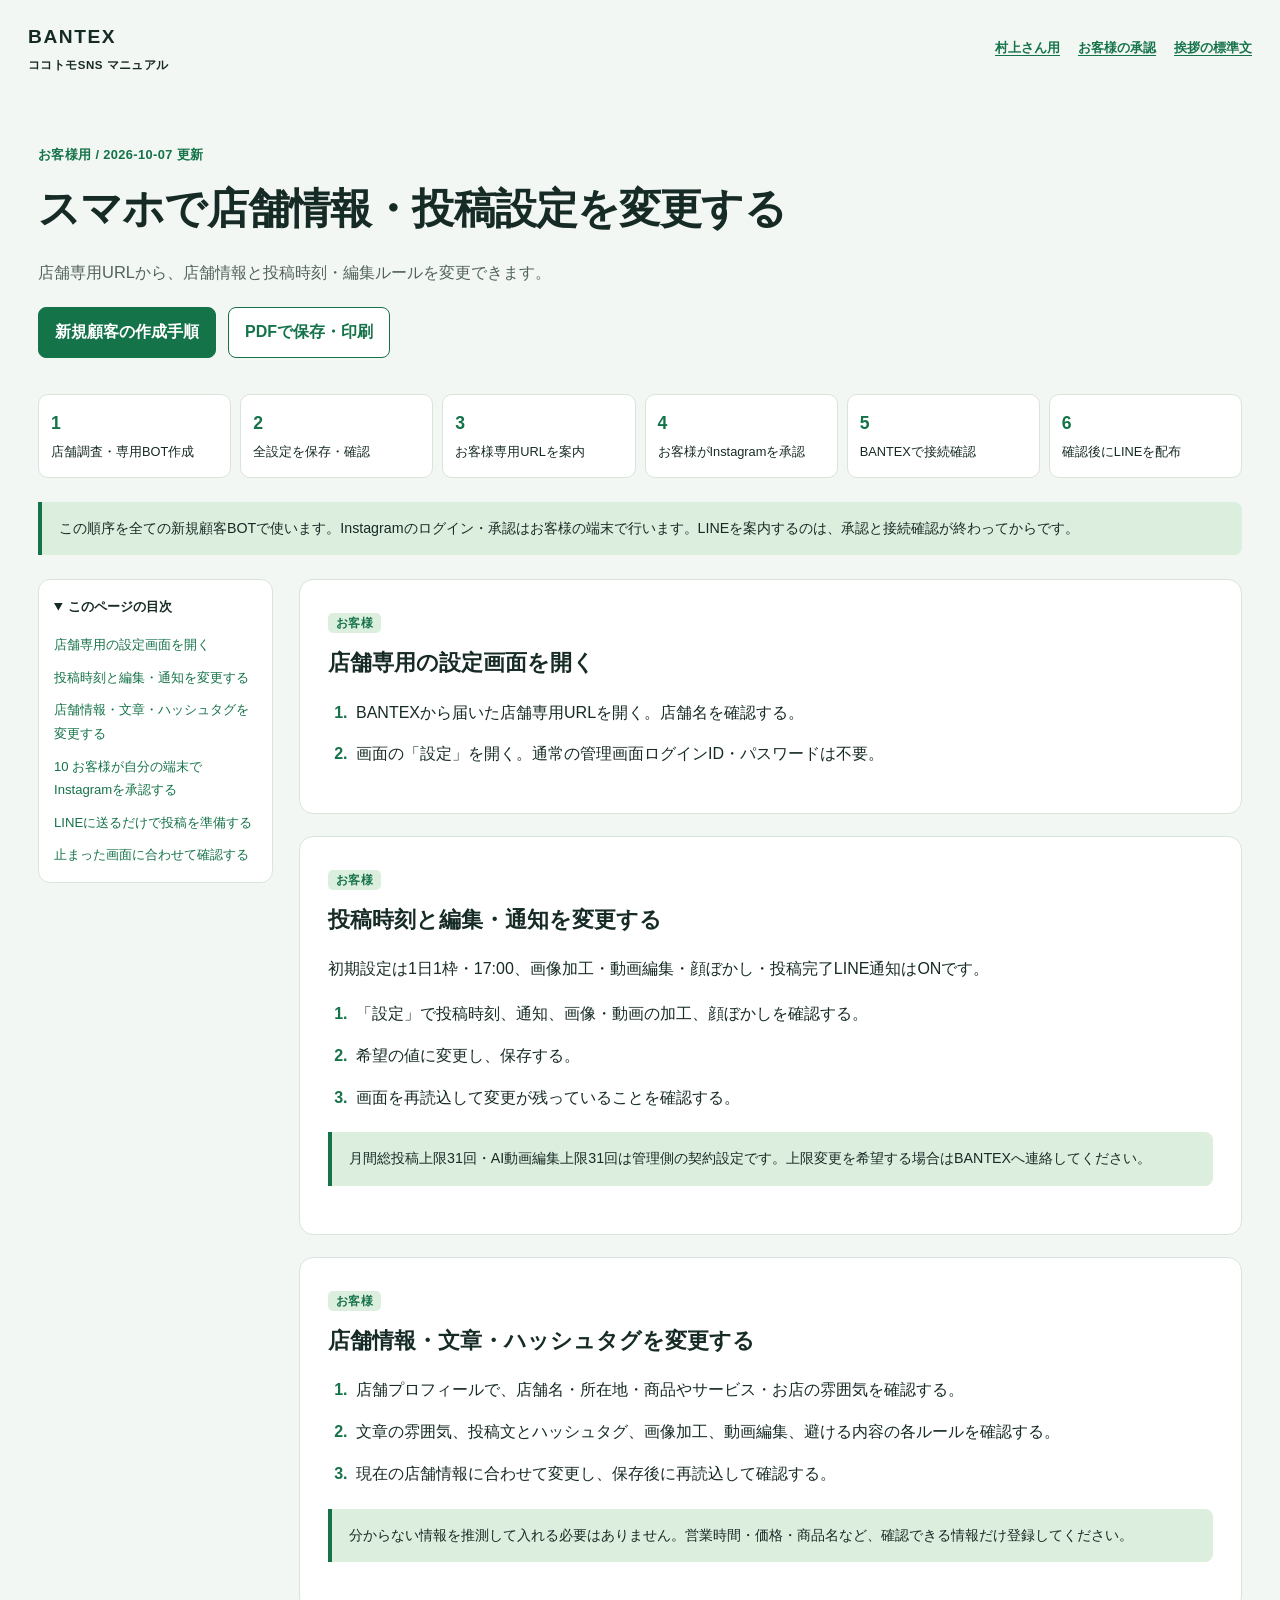
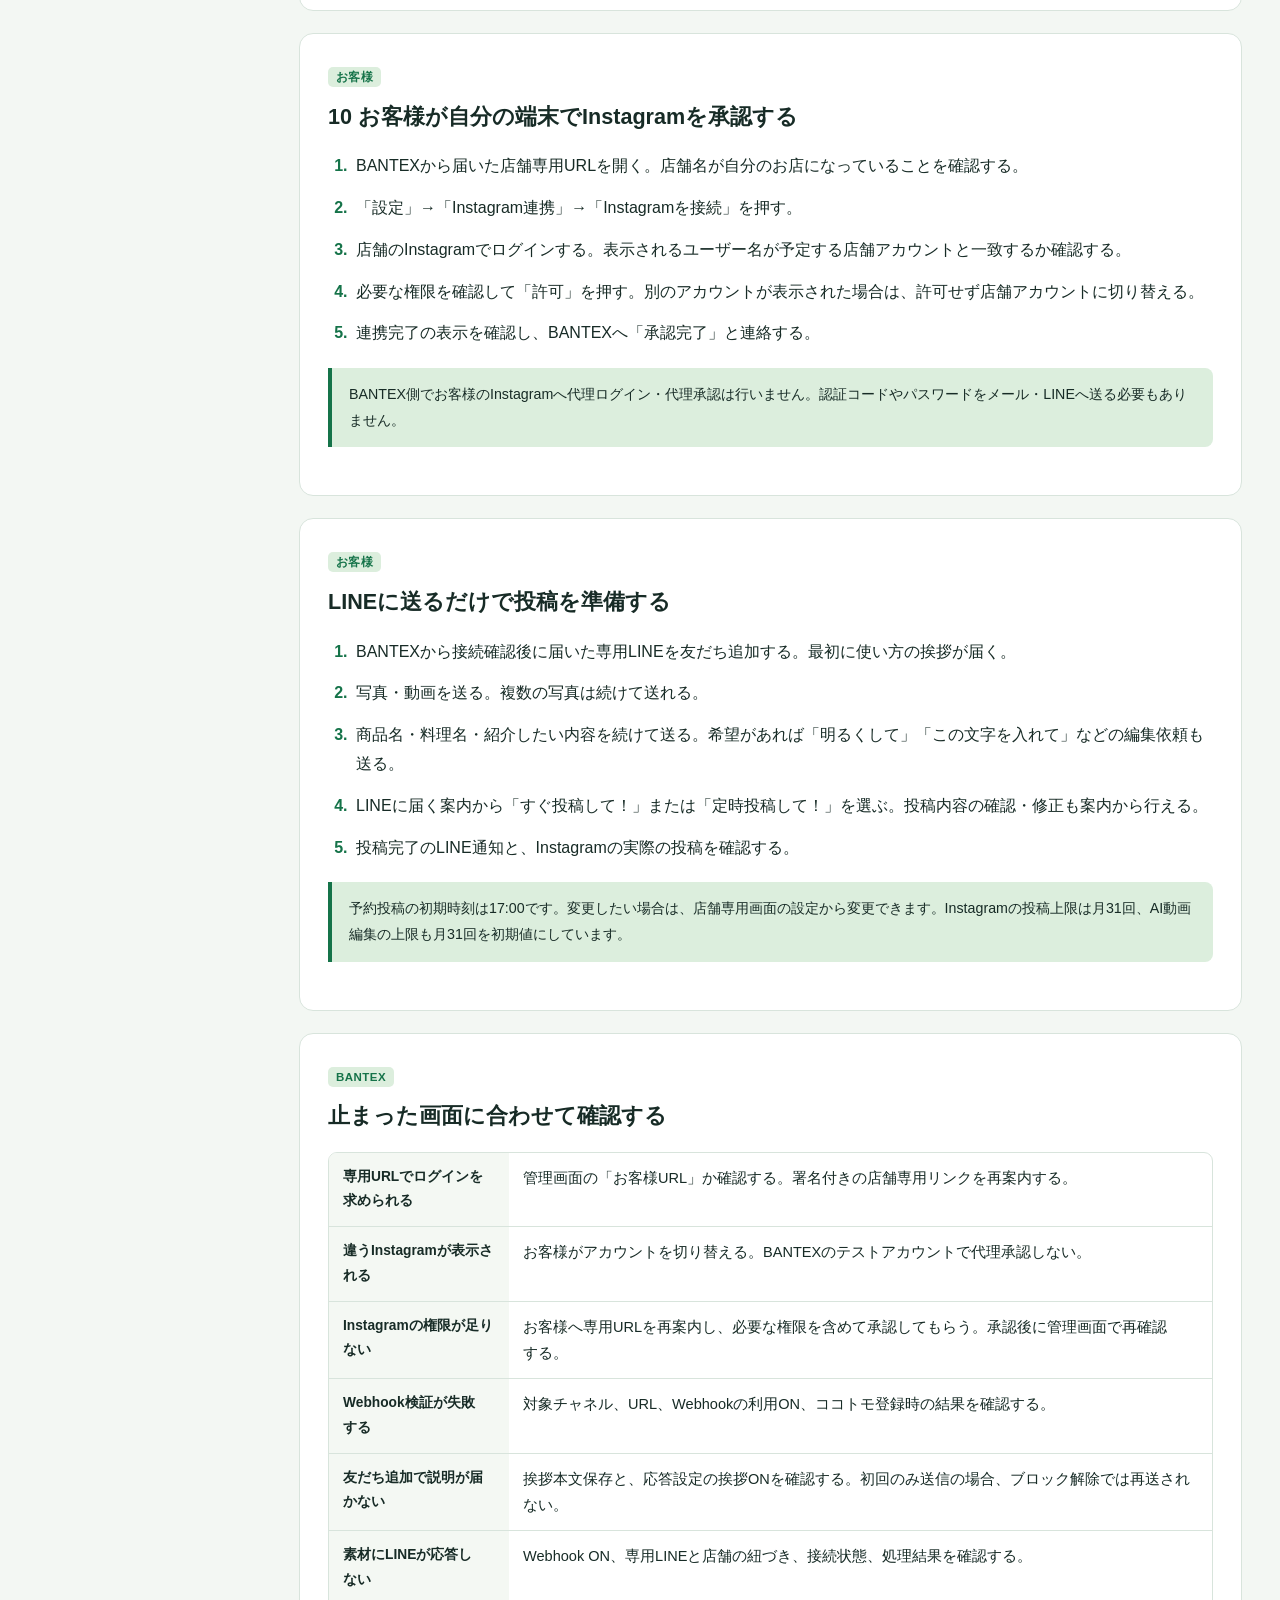
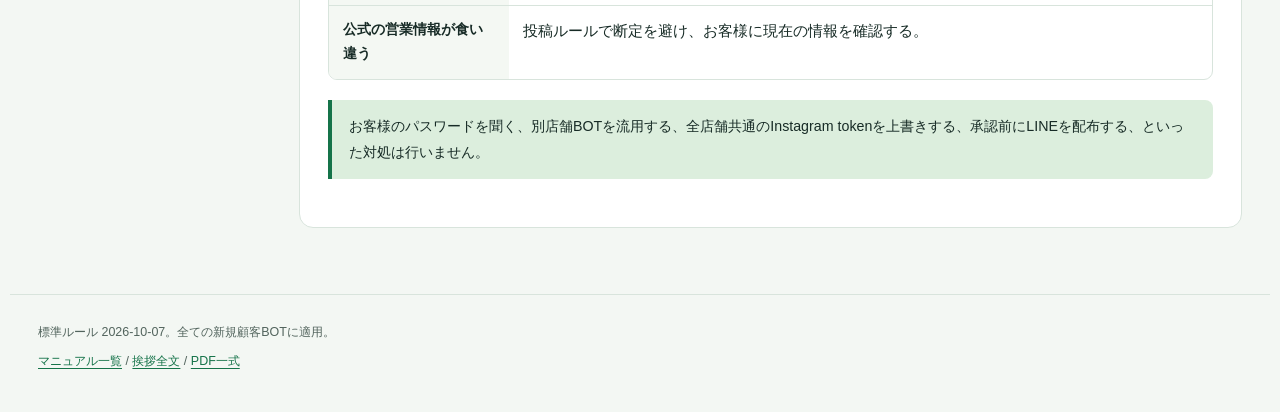
<file: store-settings-mobile.html>
<!doctype html><html lang="ja"><head><meta charset="utf-8"><meta name="viewport" content="width=device-width,initial-scale=1"><meta name="robots" content="noindex,nofollow"><title>スマホで店舗情報・投稿設定を変更する | ココトモSNS</title><meta name="description" content="店舗専用URLから、店舗情報と投稿時刻・編集ルールを変更できます。"><link rel="stylesheet" href="assets/manual/style.css?v=2026-10-07"><script src="assets/manual/manual.js?v=2026-10-07" defer></script></head><body data-version="2026-10-07"><header class="site-head"><a class="brand" href="index.html">BANTEX <span>ココトモSNS マニュアル</span></a><nav><a href="murakami.html">村上さん用</a><a href="customer-approval.html">お客様の承認</a><a href="greeting-message.html">挨拶の標準文</a></nav></header><main class="page"><div class="hero"><p class="eyebrow">お客様用 / 2026-10-07 更新</p><h1>スマホで店舗情報・投稿設定を変更する</h1><p class="intro">店舗専用URLから、店舗情報と投稿時刻・編集ルールを変更できます。</p><div class="hero-actions"><a class="button" href="new-store-onboarding.html">新規顧客の作成手順</a><a class="button secondary" href="downloads/customer.pdf">PDFで保存・印刷</a></div></div><ol class="flow"><li><b>1</b><span>店舗調査・専用BOT作成</span></li><li><b>2</b><span>全設定を保存・確認</span></li><li><b>3</b><span>お客様専用URLを案内</span></li><li><b>4</b><span>お客様が<span class="keep">Instagram</span>を承認</span></li><li><b>5</b><span><span class="keep">BANTEX</span>で接続確認</span></li><li><b>6</b><span>確認後に<span class="keep">LINE</span>を配布</span></li></ol><p class="note">この順序を全ての新規顧客BOTで使います。Instagramのログイン・承認はお客様の端末で行います。LINEを案内するのは、承認と接続確認が終わってからです。</p><div class="manual-layout"><aside class="toc"><details open><summary>このページの目次</summary><nav><a href="#open">店舗専用の設定画面を開く</a><a href="#customer-settings">投稿時刻と編集・通知を変更する</a><a href="#customer-business">店舗情報・文章・ハッシュタグを変更する</a><a href="#customer-approval">10 お客様が自分の端末で<span class="keep">Instagram</span>を承認する</a><a href="#use"><span class="keep">LINE</span>に送るだけで投稿を準備する</a><a href="#errors">止まった画面に合わせて確認する</a></nav></details></aside><article><section id="open" class="manual-section"><header><span class="role">お客様</span><h2>店舗専用の設定画面を開く</h2></header><ol class="actions"><li>BANTEXから届いた店舗専用URLを開く。店舗名を確認する。</li><li>画面の「設定」を開く。通常の管理画面ログインID・パスワードは不要。</li></ol></section><section id="customer-settings" class="manual-section"><header><span class="role">お客様</span><h2>投稿時刻と編集・通知を変更する</h2></header><p>初期設定は1日1枠・17:00、画像加工・動画編集・顔ぼかし・投稿完了LINE通知はONです。</p><ol class="actions"><li>「設定」で投稿時刻、通知、画像・動画の加工、顔ぼかしを確認する。</li><li>希望の値に変更し、保存する。</li><li>画面を再読込して変更が残っていることを確認する。</li></ol><p class="note">月間総投稿上限31回・AI動画編集上限31回は管理側の契約設定です。上限変更を希望する場合はBANTEXへ連絡してください。</p></section><section id="customer-business" class="manual-section"><header><span class="role">お客様</span><h2>店舗情報・文章・ハッシュタグを変更する</h2></header><ol class="actions"><li>店舗プロフィールで、店舗名・所在地・商品やサービス・お店の雰囲気を確認する。</li><li>文章の雰囲気、投稿文とハッシュタグ、画像加工、動画編集、避ける内容の各ルールを確認する。</li><li>現在の店舗情報に合わせて変更し、保存後に再読込して確認する。</li></ol><p class="note">分からない情報を推測して入れる必要はありません。営業時間・価格・商品名など、確認できる情報だけ登録してください。</p></section><section id="customer-approval" class="manual-section"><header><span class="role">お客様</span><h2>10 お客様が自分の端末で<span class="keep">Instagram</span>を承認する</h2></header><ol class="actions"><li>BANTEXから届いた店舗専用URLを開く。店舗名が自分のお店になっていることを確認する。</li><li>「設定」→「Instagram連携」→「Instagramを接続」を押す。</li><li>店舗のInstagramでログインする。表示されるユーザー名が予定する店舗アカウントと一致するか確認する。</li><li>必要な権限を確認して「許可」を押す。別のアカウントが表示された場合は、許可せず店舗アカウントに切り替える。</li><li>連携完了の表示を確認し、BANTEXへ「承認完了」と連絡する。</li></ol><p class="note">BANTEX側でお客様のInstagramへ代理ログイン・代理承認は行いません。認証コードやパスワードをメール・LINEへ送る必要もありません。</p></section><section id="use" class="manual-section"><header><span class="role">お客様</span><h2><span class="keep">LINE</span>に送るだけで投稿を準備する</h2></header><ol class="actions"><li>BANTEXから接続確認後に届いた専用LINEを友だち追加する。最初に使い方の挨拶が届く。</li><li>写真・動画を送る。複数の写真は続けて送れる。</li><li>商品名・料理名・紹介したい内容を続けて送る。希望があれば「明るくして」「この文字を入れて」などの編集依頼も送る。</li><li>LINEに届く案内から「すぐ投稿して！」または「定時投稿して！」を選ぶ。投稿内容の確認・修正も案内から行える。</li><li>投稿完了のLINE通知と、Instagramの実際の投稿を確認する。</li></ol><p class="note">予約投稿の初期時刻は17:00です。変更したい場合は、店舗専用画面の設定から変更できます。Instagramの投稿上限は月31回、AI動画編集の上限も月31回を初期値にしています。</p></section><section id="errors" class="manual-section"><header><span class="role">BANTEX</span><h2>止まった画面に合わせて確認する</h2></header><dl class="field-map"><div><dt>専用URLでログインを求められる</dt><dd>管理画面の「お客様URL」か確認する。署名付きの店舗専用リンクを再案内する。</dd></div><div><dt>違うInstagramが表示される</dt><dd>お客様がアカウントを切り替える。BANTEXのテストアカウントで代理承認しない。</dd></div><div><dt>Instagramの権限が足りない</dt><dd>お客様へ専用URLを再案内し、必要な権限を含めて承認してもらう。承認後に管理画面で再確認する。</dd></div><div><dt>Webhook検証が失敗する</dt><dd>対象チャネル、URL、Webhookの利用ON、ココトモ登録時の結果を確認する。</dd></div><div><dt>友だち追加で説明が届かない</dt><dd>挨拶本文保存と、応答設定の挨拶ONを確認する。初回のみ送信の場合、ブロック解除では再送されない。</dd></div><div><dt>素材にLINEが応答しない</dt><dd>Webhook ON、専用LINEと店舗の紐づき、接続状態、処理結果を確認する。</dd></div><div><dt>公式の営業情報が食い違う</dt><dd>投稿ルールで断定を避け、お客様に現在の情報を確認する。</dd></div></dl><p class="note">お客様のパスワードを聞く、別店舗BOTを流用する、全店舗共通のInstagram tokenを上書きする、承認前にLINEを配布する、といった対処は行いません。</p></section></article></div></main><footer><p>標準ルール 2026-10-07。全ての新規顧客BOTに適用。</p><p><a href="index.html">マニュアル一覧</a> / <a href="greeting-message.html">挨拶全文</a> / <a href="downloads/complete.pdf">PDF一式</a></p></footer></body></html>
</file>
<file: assets/manual/style.css>
:root{--ink:#172b26;--muted:#52645d;--green:#157349;--line:#d8e4dc;--paper:#fff;--wash:#f3f7f3;--accent:#dceedd}
*,*::before,*::after{box-sizing:border-box}html{scroll-behavior:smooth;scroll-padding-top:24px}body{margin:0;background:var(--wash);color:var(--ink);font-family:-apple-system,BlinkMacSystemFont,"Hiragino Sans","Yu Gothic",Meiryo,sans-serif;line-height:1.8}a{color:var(--green);text-underline-offset:3px}button,input{font:inherit}button,a{touch-action:manipulation}button{cursor:pointer}img,svg{max-width:100%;height:auto}h1,h2,h3{line-break:strict;word-break:normal;text-wrap:balance;line-height:1.45}p,li,dt,dd{line-break:strict;word-break:normal;overflow-wrap:normal;text-wrap:pretty}p{margin:12px 0}h1{font-size:clamp(1.6rem,4vw,2.65rem);letter-spacing:-.02em;margin:10px 0 18px}h2{font-size:1.35rem;margin:10px 0 20px}h3{font-size:1.12rem}.site-head{max-width:1360px;margin:auto;padding:20px 28px;display:flex;gap:18px;justify-content:space-between;align-items:center}.brand{font-weight:850;letter-spacing:.08em;text-decoration:none;color:var(--ink);font-size:1.2rem}.brand span{display:block;font-size:.72rem;letter-spacing:.04em}.site-head nav{display:flex;gap:10px 18px;flex-wrap:wrap;font-size:.83rem;font-weight:700}.site-head nav a{white-space:nowrap}.page{max-width:1260px;margin:0 auto;padding:0 28px 44px;min-width:0}.hero{padding:36px 0 24px}.eyebrow{font-size:.8rem;font-weight:800;color:var(--green);letter-spacing:.03em}.intro{max-width:800px;color:var(--muted);font-size:1.03rem}.hero-actions{display:flex;gap:12px;flex-wrap:wrap;margin-top:20px}.button,.copy-button,.reset-checks{display:inline-block;border:1px solid var(--green);border-radius:8px;padding:10px 16px;font-weight:750;text-decoration:none;background:var(--green);color:#fff;max-width:100%}.button.secondary{background:#fff;color:var(--green)}.flow{list-style:none;padding:0;margin:12px 0 24px;display:grid;grid-template-columns:repeat(6,minmax(0,1fr));gap:9px}.flow li{background:#fff;border:1px solid var(--line);border-radius:10px;padding:14px 12px;min-width:0;font-size:.8rem;line-height:1.6}.flow b{display:block;color:var(--green);font-size:1.1rem;margin-bottom:5px}.note{border-left:4px solid var(--green);padding:14px 17px;background:var(--accent);border-radius:0 8px 8px 0;font-size:.89rem;margin:20px 0}.manual-layout{display:grid;grid-template-columns:235px minmax(0,1fr);gap:26px;margin-top:24px;align-items:start}.toc{position:sticky;top:18px;background:#fff;border:1px solid var(--line);border-radius:12px;padding:15px;font-size:.82rem;min-width:0}.toc summary{font-weight:800;cursor:pointer}.toc nav{display:flex;flex-direction:column;gap:9px;padding-top:14px}.toc nav a{display:block;text-decoration:none}.manual-layout article{min-width:0}.manual-section{background:#fff;border:1px solid var(--line);border-radius:14px;padding:28px;margin:0 0 22px;min-width:0}.manual-section header .role{font-size:.72rem;font-weight:800;letter-spacing:.04em;color:var(--green);background:var(--accent);padding:4px 8px;border-radius:5px}.actions{padding-left:1.5em;margin:16px 0}.actions li{padding-left:.25em;margin:13px 0}.actions li::marker{font-weight:850;color:var(--green)}.field-map{margin:18px 0;border:1px solid var(--line);border-radius:9px;overflow:hidden}.field-map>div{display:grid;grid-template-columns:180px minmax(0,1fr);border-bottom:1px solid var(--line)}.field-map>div:last-child{border-bottom:0}.field-map dt,.field-map dd{margin:0;padding:12px 14px;min-width:0}.field-map dt{font-size:.86rem;background:#f4f8f3;font-weight:800}.field-map dd{font-size:.91rem}.on{color:#11713f}.off{color:#626b67}.technical{overflow-wrap:anywhere;word-break:normal}.copy-box{border:1px solid var(--line);border-radius:10px;background:#f8faf6;padding:16px;margin:20px 0;min-width:0}.copy-box pre{white-space:pre-wrap;word-break:normal;line-break:strict;overflow-wrap:normal;font:inherit;font-size:.93rem;margin:18px 0 2px}.copy-button{font-size:.83rem;padding:7px 12px}.copy-status{font-size:.8rem;color:var(--green)}.cards{display:grid;grid-template-columns:repeat(2,minmax(0,1fr));gap:16px;margin-top:24px}.card{display:block;text-decoration:none;background:#fff;border:1px solid var(--line);border-radius:12px;padding:23px;color:var(--ink);min-width:0;transition:border-color .15s}.card:hover{border-color:var(--green)}.card>span{font-size:.72rem;color:var(--green);font-weight:750}.card h2{font-size:1.16rem;margin:10px 0 12px}.card p{font-size:.86rem;color:var(--muted)}.card b{font-size:.82rem;color:var(--green)}.checklist{display:flex;flex-direction:column;gap:13px;margin:20px 0}.checklist label{display:flex;gap:11px;align-items:flex-start;font-size:.92rem;min-width:0}.checklist label span{min-width:0}.checklist input{width:19px;height:19px;flex:0 0 19px;accent-color:var(--green);margin-top:6px}.reset-checks{font-size:.82rem;background:#fff;color:var(--green)}.links{padding-left:1.3em}.links li{margin:10px 0}footer{max-width:1260px;margin:auto;border-top:1px solid var(--line);padding:20px 28px 34px;color:var(--muted);font-size:.78rem}footer p{margin:6px 0}
@media(max-width:1050px){.flow{grid-template-columns:repeat(3,minmax(0,1fr))}.manual-layout{grid-template-columns:200px minmax(0,1fr);gap:18px}.manual-section{padding:23px}.field-map>div{grid-template-columns:145px minmax(0,1fr)}}
@media(max-width:760px){.site-head{padding:15px 18px;align-items:flex-start;flex-direction:column;gap:12px}.site-head nav{font-size:.75rem;gap:8px 16px}.page{padding:0 18px 32px}.hero{padding:20px 0 14px}.hero-actions{gap:9px}.button{font-size:.85rem;padding:9px 12px}.flow{grid-template-columns:repeat(2,minmax(0,1fr));gap:8px}.flow li{font-size:.75rem;padding:11px}.manual-layout{display:block;margin-top:18px}.toc{position:static;margin-bottom:18px;padding:15px}.toc nav{gap:10px}.manual-section{padding:19px 16px;border-radius:11px}h2{font-size:1.18rem}.field-map>div{grid-template-columns:minmax(0,1fr)}.field-map dt{padding:9px 11px}.field-map dd{padding:10px 11px}.copy-box{padding:12px}.copy-box pre{font-size:.88rem}.cards{grid-template-columns:minmax(0,1fr);gap:12px}.card{padding:20px}.note{padding:12px;font-size:.83rem}footer{padding:18px;font-size:.74rem}}
@media print{body{background:#fff;font-size:10pt}.site-head nav,.hero-actions,.toc,.copy-button,.reset-checks{display:none}.manual-layout{display:block}.page{padding:0}.manual-section{break-inside:auto;border:0;border-bottom:1px solid #ccc;border-radius:0;padding:12px 0}.flow{grid-template-columns:repeat(3,minmax(0,1fr))}a{color:#172b26}.hero{padding:0}.checklist label{break-inside:avoid}}

.keep{white-space:nowrap}
</file>
